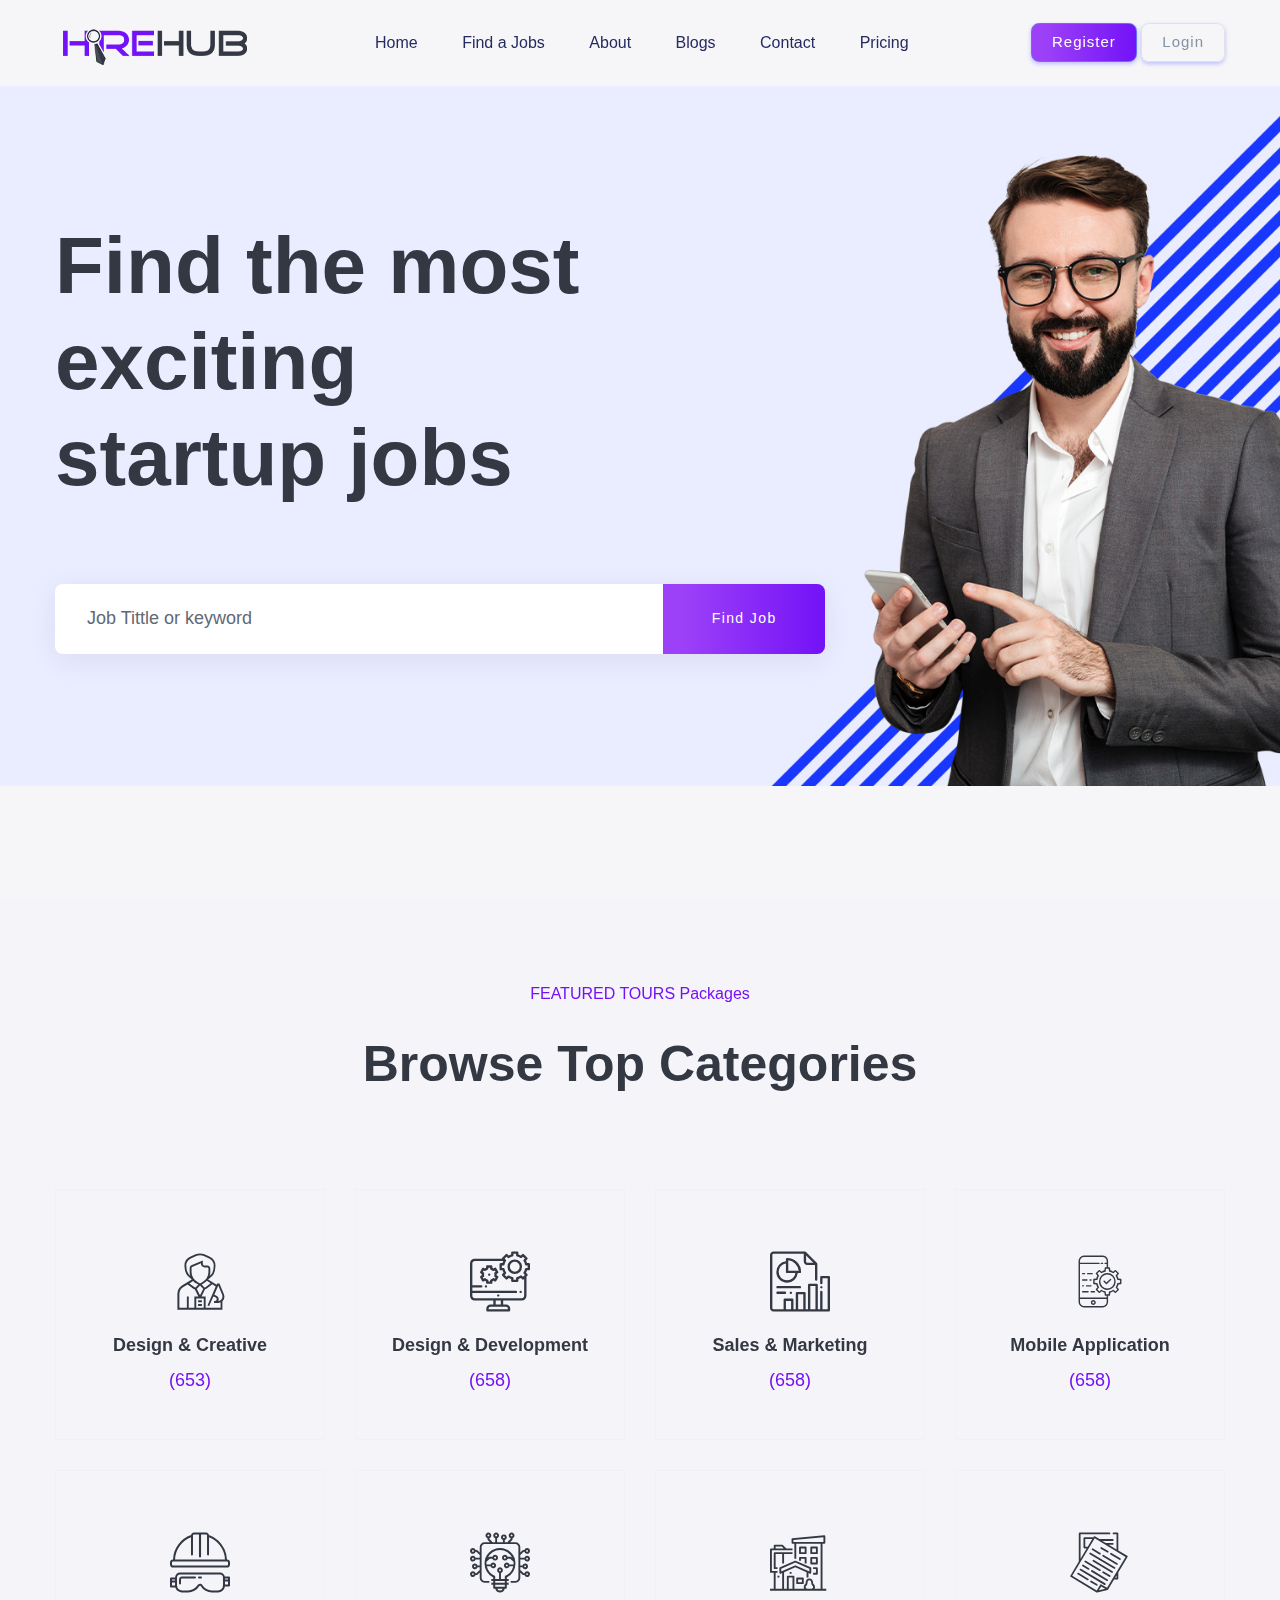
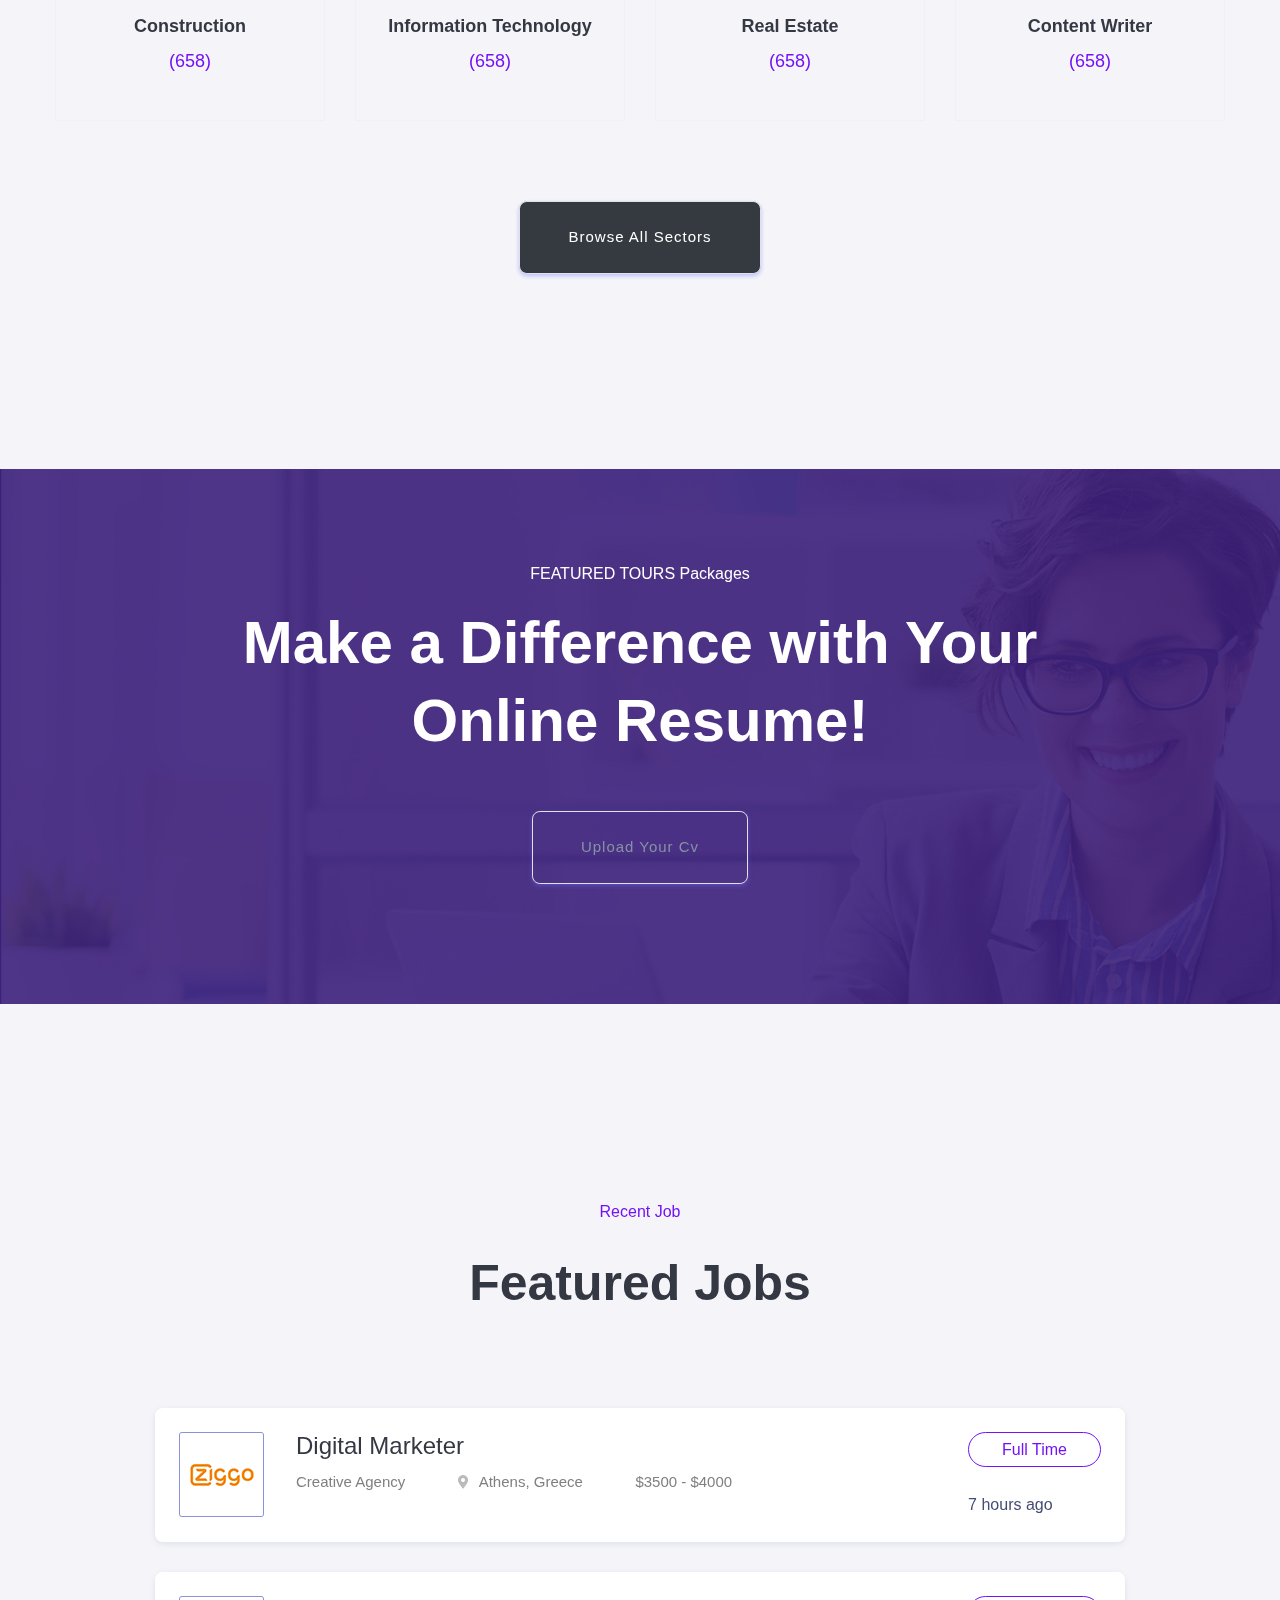
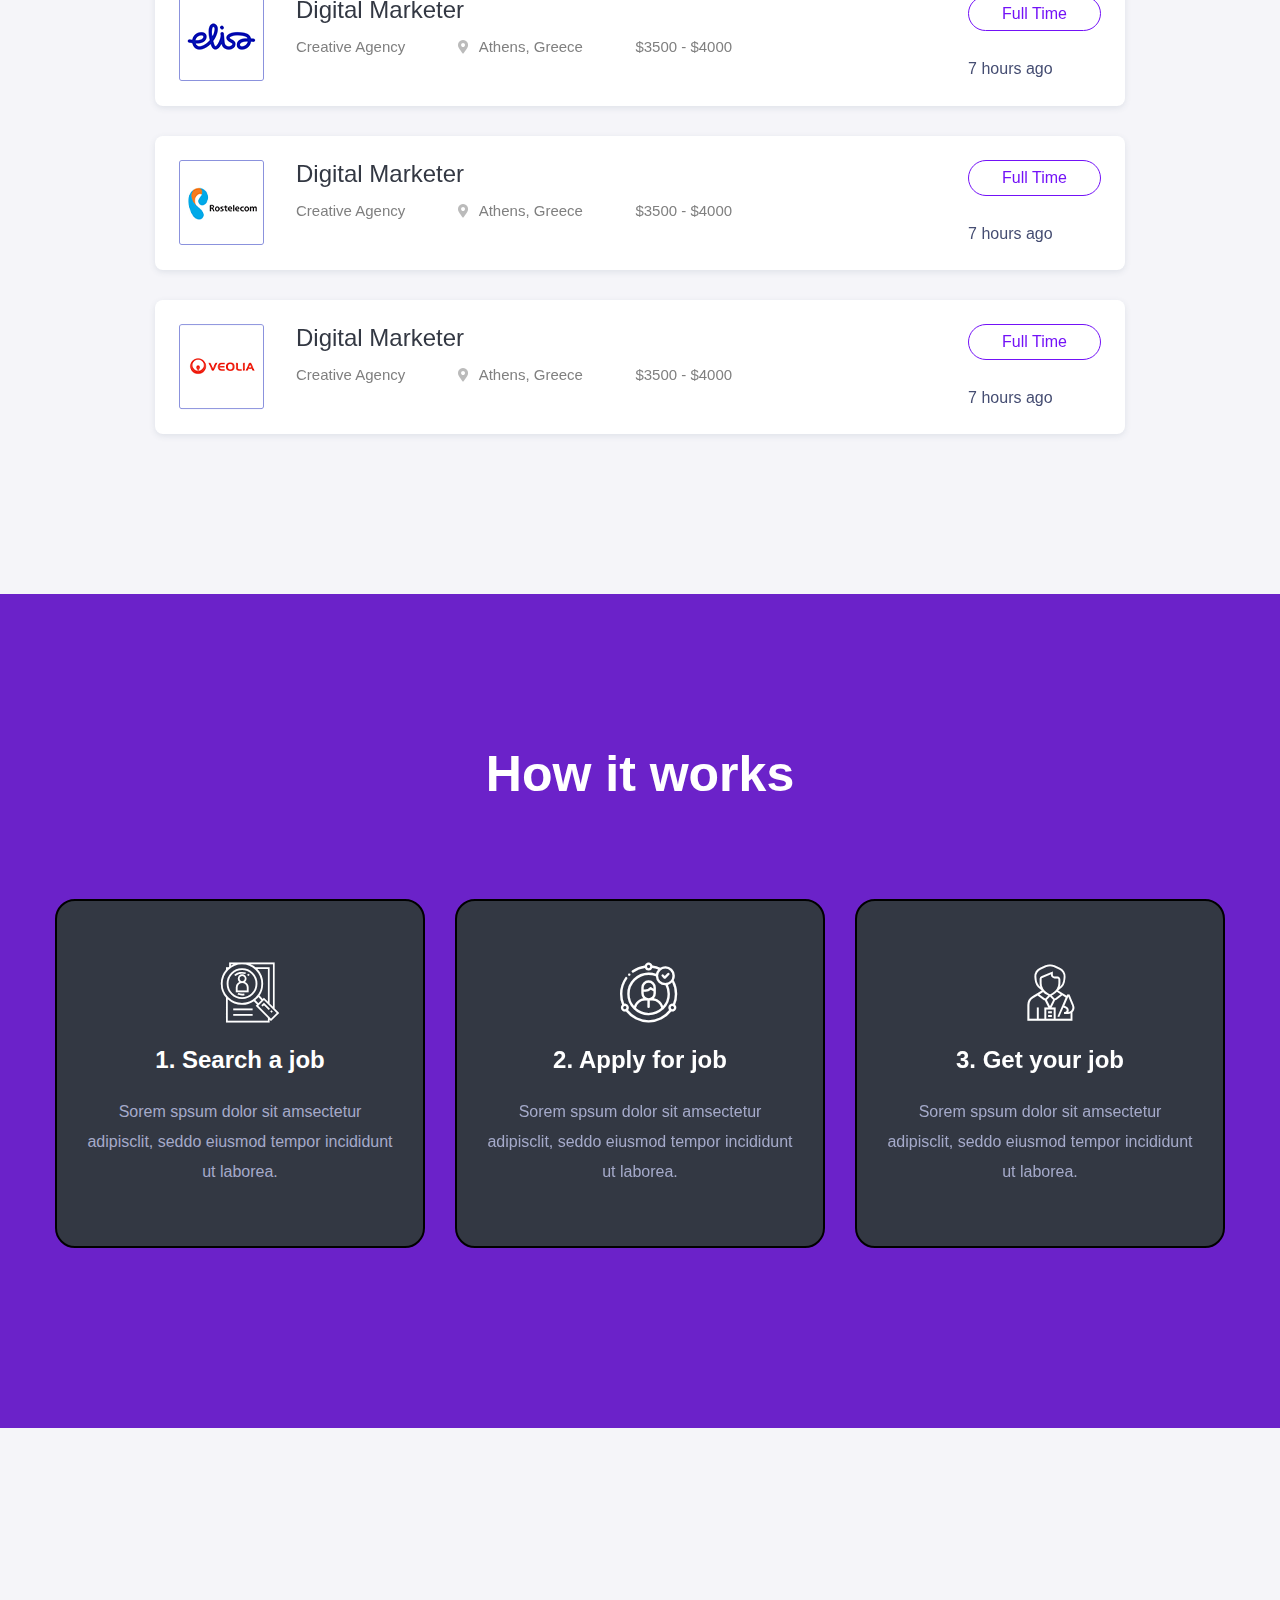
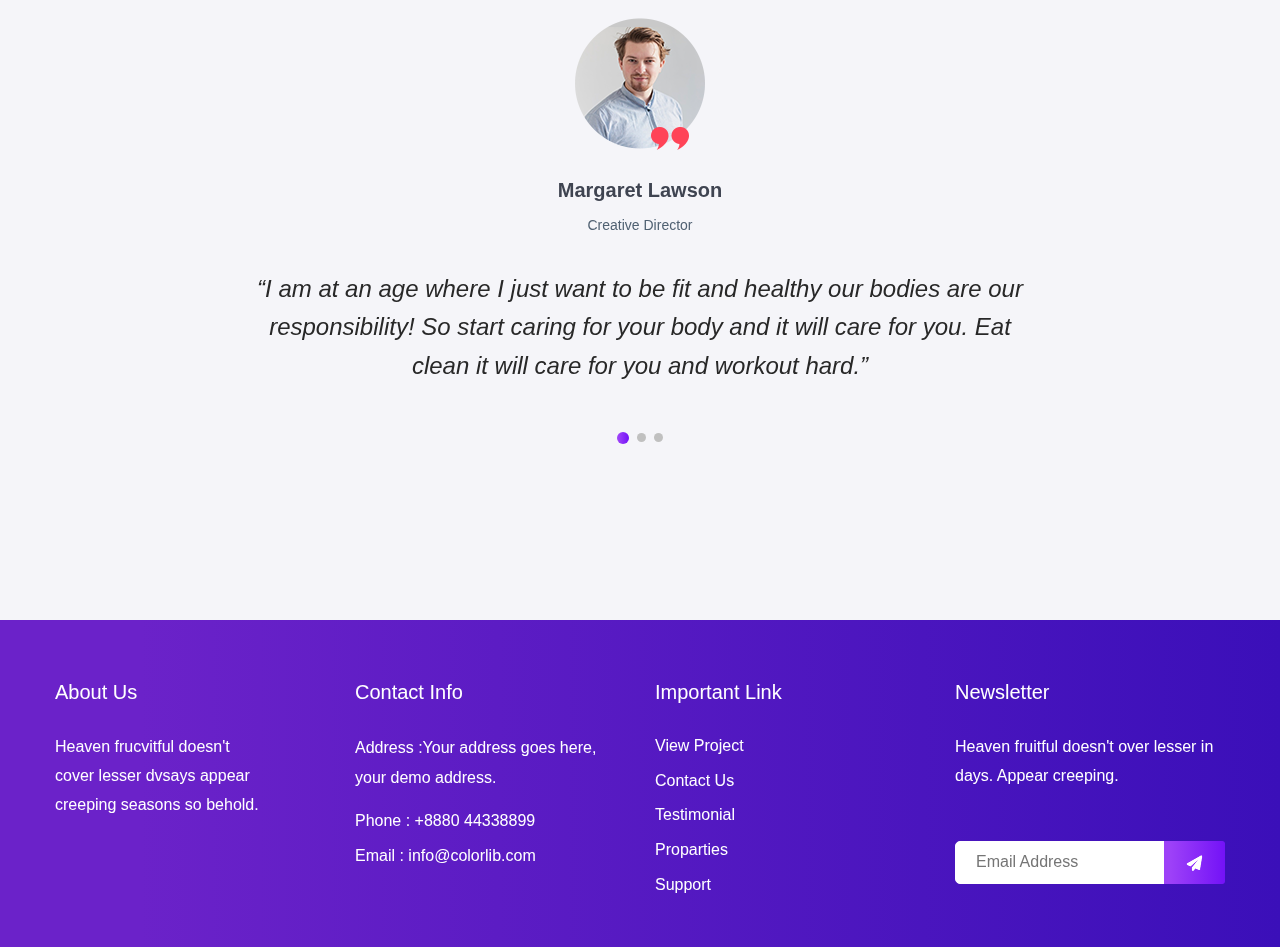
<file: index.html>
<!DOCTYPE html>
<html class="no-js" lang="zxx">
  <head>
    <meta charset="utf-8" />
    <meta http-equiv="x-ua-compatible" content="ie=edge" />
    <title>Job board HTML-5 Template</title>
    <meta name="description" content="" />
    <meta name="viewport" content="width=device-width, initial-scale=1" />
    <link rel="manifest" href="site.webmanifest" />
    <link
      rel="shortcut icon"
      type="image/x-icon"
      href="assets/img/favicon.ico"
    />

    <!-- CSS here -->
    <link rel="stylesheet" href="assets/css/bootstrap.min.css" />
    <link rel="stylesheet" href="assets/css/owl.carousel.min.css" />
    <link rel="stylesheet" href="assets/css/flaticon.css" />
    <link rel="stylesheet" href="assets/css/price_rangs.css" />
    <link rel="stylesheet" href="assets/css/slicknav.css" />
    <link rel="stylesheet" href="assets/css/animate.min.css" />
    <link rel="stylesheet" href="assets/css/magnific-popup.css" />
    <link rel="stylesheet" href="assets/css/fontawesome-all.min.css" />
    <link rel="stylesheet" href="assets/css/themify-icons.css" />
    <link rel="stylesheet" href="assets/css/slick.css" />
    <link rel="stylesheet" href="assets/css/nice-select.css" />
    <link rel="stylesheet" href="assets/css/style.css" />
    <link rel="stylesheet" href="assets/css/btn-core.css" />
    <link rel="stylesheet" href="assets/css/card-core.css" />
  </head>

  <body>
    <!-- Preloader Start -->
    <div id="preloader-active">
      <div class="preloader d-flex align-items-center justify-content-center">
        <div class="preloader-inner position-relative">
          <div class="preloader-circle"></div>
          <div class="preloader-img pere-text">
            <img src="assets/img/logo/logo.png" alt="" />
          </div>
        </div>
      </div>
    </div>
    <!-- Preloader Start -->
    <header>
      <!-- Header Start -->
      <div class="header-area header-transparrent">
        <div class="headder-top header-sticky">
          <div class="container">
            <div class="row align-items-center">
              <div class="col-lg-3 col-md-2">
                <!-- Logo -->
                <div class="logo">
                  <a href="index.html"
                    ><img src="assets/img/logo/logo.png" alt=""
                  /></a>
                </div>
              </div>
              <div class="col-lg-9 col-md-9">
                <div class="menu-wrapper">
                  <!-- Main-menu -->
                  <div class="main-menu">
                    <nav class="d-none d-lg-block">
                      <ul id="navigation">
                        <li><a href="index.html">Home</a></li>
                        <li><a href="job_listing.html">Find a Jobs </a></li>
                        <li><a href="about.html">About</a></li>
                        <li><a href="blogs.html">Blogs</a></li>
                        <!-- <li>
                          <a href="#">Page</a>
                          <ul class="submenu">
                            <li><a href="blog.html">Blog</a></li>
                            <li><a href="single-blog.html">Blog Details</a></li>
                            <li><a href="elements.html">Elements</a></li>
                            <li><a href="job_details.html">job Details</a></li>
                          </ul>
                        </li> -->
                        <li><a href="contact.html">Contact</a></li>
                        <li><a href="pricing.html">Pricing</a></li>
                        <div
                          class="header-btn d-flex justify-content-center d-lg-none gap-x-2"
                        >
                          <a href="#" class="p-0">
                            <button
                              type="button"
                              class="btn btn-primary text-nowrap"
                            >
                              Register
                            </button>
                          </a>
                          <a href="#" class="p-0">
                            <button
                              type="button"
                              class="btn-with-icon btn btn-outline-secondary"
                            >
                              Login
                            </button>
                          </a>
                        </div>
                      </ul>
                    </nav>
                  </div>
                  <!-- Header-btn -->
                  <div class="header-btn d-none f-right d-lg-block">
                    <!-- <a href="#" class="btn head-btn1">Register</a> -->
                    <a href="#">
                      <button type="button" class="btn btn-primary text-nowrap">
                        Register
                      </button>
                    </a>
                    <a href="#"
                      ><button
                        type="button"
                        class="btn-with-icon btn btn-outline-secondary"
                      >
                        Login
                      </button>
                    </a>
                  </div>
                </div>
              </div>
              <!-- Mobile Menu -->
              <div class="col-12">
                <div class="mobile_menu d-block d-lg-none"></div>
              </div>
            </div>
          </div>
        </div>
      </div>
      <!-- Header End -->
    </header>
    <main>
      <!-- slider Area Start-->
      <div class="slider-area">
        <!-- Mobile Menu -->
        <div class="slider-active">
          <div
            class="single-slider slider-height d-flex align-items-center"
            data-background="assets/img/hero/h1_hero.jpg"
          >
            <div class="container">
              <div class="row">
                <div class="col-xl-6 col-lg-9 col-md-10">
                  <div class="hero__caption">
                    <h1>Find the most exciting startup jobs</h1>
                  </div>
                </div>
              </div>
              <!-- Search Box -->
              <div class="row">
                <div class="col-xl-8">
                  <!-- form -->
                  <form action="#" class="search-box overflow-hidden brr">
                    <div class="input-form">
                      <input type="text" placeholder="Job Tittle or keyword" />
                    </div>

                    <div class="search-form">
                      <a href="#">Find job</a>
                    </div>
                  </form>
                </div>
              </div>
            </div>
          </div>
        </div>
      </div>
      <!-- slider Area End-->
      <!-- Our Services Start -->
      <div class="our-services section-pad-t30">
        <div class="container">
          <!-- Section Tittle -->
          <div class="row">
            <div class="col-lg-12">
              <div class="section-tittle text-center">
                <span>FEATURED TOURS Packages</span>
                <h2>Browse Top Categories</h2>
              </div>
            </div>
          </div>
          <div class="row d-flex justify-contnet-center">
            <div class="col-xl-3 col-lg-3 col-md-4 col-sm-6">
              <div class="single-services text-center mb-30">
                <div class="services-ion">
                  <span class="flaticon-tour"></span>
                </div>
                <div class="services-cap">
                  <h5><a href="job_listing.html">Design & Creative</a></h5>
                  <span>(653)</span>
                </div>
              </div>
            </div>
            <div class="col-xl-3 col-lg-3 col-md-4 col-sm-6">
              <div class="single-services text-center mb-30">
                <div class="services-ion">
                  <span class="flaticon-cms"></span>
                </div>
                <div class="services-cap">
                  <h5><a href="job_listing.html">Design & Development</a></h5>
                  <span>(658)</span>
                </div>
              </div>
            </div>
            <div class="col-xl-3 col-lg-3 col-md-4 col-sm-6">
              <div class="single-services text-center mb-30">
                <div class="services-ion">
                  <span class="flaticon-report"></span>
                </div>
                <div class="services-cap">
                  <h5><a href="job_listing.html">Sales & Marketing</a></h5>
                  <span>(658)</span>
                </div>
              </div>
            </div>
            <div class="col-xl-3 col-lg-3 col-md-4 col-sm-6">
              <div class="single-services text-center mb-30">
                <div class="services-ion">
                  <span class="flaticon-app"></span>
                </div>
                <div class="services-cap">
                  <h5><a href="job_listing.html">Mobile Application</a></h5>
                  <span>(658)</span>
                </div>
              </div>
            </div>
            <div class="col-xl-3 col-lg-3 col-md-4 col-sm-6">
              <div class="single-services text-center mb-30">
                <div class="services-ion">
                  <span class="flaticon-helmet"></span>
                </div>
                <div class="services-cap">
                  <h5><a href="job_listing.html">Construction</a></h5>
                  <span>(658)</span>
                </div>
              </div>
            </div>
            <div class="col-xl-3 col-lg-3 col-md-4 col-sm-6">
              <div class="single-services text-center mb-30">
                <div class="services-ion">
                  <span class="flaticon-high-tech"></span>
                </div>
                <div class="services-cap">
                  <h5><a href="job_listing.html">Information Technology</a></h5>
                  <span>(658)</span>
                </div>
              </div>
            </div>
            <div class="col-xl-3 col-lg-3 col-md-4 col-sm-6">
              <div class="single-services text-center mb-30">
                <div class="services-ion">
                  <span class="flaticon-real-estate"></span>
                </div>
                <div class="services-cap">
                  <h5><a href="job_listing.html">Real Estate</a></h5>
                  <span>(658)</span>
                </div>
              </div>
            </div>
            <div class="col-xl-3 col-lg-3 col-md-4 col-sm-6">
              <div class="single-services text-center mb-30">
                <div class="services-ion">
                  <span class="flaticon-content"></span>
                </div>
                <div class="services-cap">
                  <h5><a href="job_listing.html">Content Writer</a></h5>
                  <span>(658)</span>
                </div>
              </div>
            </div>
          </div>
          <!-- More Btn -->
          <!-- Section Button -->
          <div class="row">
            <div class="col-lg-12">
              <div class="browse-btn2 text-center mt-50">
                <!-- <a href="job_listing.html" class="border-btn2">Browse All Sectors</a> -->
                <a href="job_listing.html">
                  <button
                    type="button"
                    class="btn-with-icon btn btn-outline-secondary px-5 py-4 bg-dark text-white"
                  >
                    Browse All Sectors
                  </button>
                </a>
              </div>
            </div>
          </div>
        </div>
      </div>
      <!-- Our Services End -->
      <!-- Online CV Area Start -->
      <div
        class="online-cv cv-bg section-overly pt-90 pb-120"
        data-background="assets/img/gallery/cv_bg.jpg"
      >
        <div class="container">
          <div class="row justify-content-center">
            <div class="col-xl-10">
              <div class="cv-caption text-center">
                <p class="pera1">FEATURED TOURS Packages</p>
                <p class="pera2">Make a Difference with Your Online Resume!</p>
                <!-- <a href="#" class="border-btn2 border-btn4">Upload your cv</a> -->
                <a href="#">
                  <button
                    type="button"
                    class="btn-with-icon btn btn-outline-secondary px-5 py-4"
                  >
                    Upload your cv
                  </button>
                </a>
              </div>
            </div>
          </div>
        </div>
      </div>
      <!-- Online CV Area End-->
      <!-- Featured_job_start -->
      <section class="featured-job-area feature-padding">
        <div class="container">
          <!-- Section Tittle -->
          <div class="row">
            <div class="col-lg-12">
              <div class="section-tittle text-center">
                <span>Recent Job</span>
                <h2>Featured Jobs</h2>
              </div>
            </div>
          </div>
          <div class="row justify-content-center">
            <div class="col-xl-10">
              <!-- single-job-content -->
              <div class="card mb-30">
                <div class="card-body single-job-items">
                  <div class="job-items">
                    <div class="company-img">
                      <a href="job_details.html"
                        ><img src="assets/img/icon/job-list1.png" alt=""
                      /></a>
                    </div>
                    <div class="job-tittle">
                      <a href="job_details.html"><h4>Digital Marketer</h4></a>
                      <ul>
                        <li>Creative Agency</li>
                        <li>
                          <i class="fas fa-map-marker-alt"></i>Athens, Greece
                        </li>
                        <li>$3500 - $4000</li>
                      </ul>
                    </div>
                  </div>
                  <div class="items-link f-right">
                    <a href="job_details.html">Full Time</a>
                    <span>7 hours ago</span>
                  </div>
                </div>
              </div>
              <!-- single-job-content -->
              <div class="card mb-30">
                <div class="card-body single-job-items">
                  <div class="job-items">
                    <div class="company-img">
                      <a href="job_details.html"
                        ><img src="assets/img/icon/job-list2.png" alt=""
                      /></a>
                    </div>
                    <div class="job-tittle">
                      <a href="job_details.html"><h4>Digital Marketer</h4></a>
                      <ul>
                        <li>Creative Agency</li>
                        <li>
                          <i class="fas fa-map-marker-alt"></i>Athens, Greece
                        </li>
                        <li>$3500 - $4000</li>
                      </ul>
                    </div>
                  </div>
                  <div class="items-link f-right">
                    <a href="job_details.html">Full Time</a>
                    <span>7 hours ago</span>
                  </div>
                </div>
              </div>
              <!-- single-job-content -->
              <div class="card mb-30">
                <div class="card-body single-job-items">
                  <div class="job-items">
                    <div class="company-img">
                      <a href="job_details.html"
                        ><img src="assets/img/icon/job-list3.png" alt=""
                      /></a>
                    </div>
                    <div class="job-tittle">
                      <a href="job_details.html"><h4>Digital Marketer</h4></a>
                      <ul>
                        <li>Creative Agency</li>
                        <li>
                          <i class="fas fa-map-marker-alt"></i>Athens, Greece
                        </li>
                        <li>$3500 - $4000</li>
                      </ul>
                    </div>
                  </div>
                  <div class="items-link f-right">
                    <a href="job_details.html">Full Time</a>
                    <span>7 hours ago</span>
                  </div>
                </div>
              </div>
              <!-- single-job-content -->
              <div class="card mb-30">
                <div class="card-body single-job-items">
                  <div class="job-items">
                    <div class="company-img">
                      <a href="job_details.html"
                        ><img src="assets/img/icon/job-list4.png" alt=""
                      /></a>
                    </div>
                    <div class="job-tittle">
                      <a href="job_details.html"><h4>Digital Marketer</h4></a>
                      <ul>
                        <li>Creative Agency</li>
                        <li>
                          <i class="fas fa-map-marker-alt"></i>Athens, Greece
                        </li>
                        <li>$3500 - $4000</li>
                      </ul>
                    </div>
                  </div>
                  <div class="items-link f-right">
                    <a href="job_details.html">Full Time</a>
                    <span>7 hours ago</span>
                  </div>
                </div>
              </div>
            </div>
          </div>
        </div>
      </section>
      <!-- Featured_job_end -->
      <!-- How  Apply Process Start-->
      <div
        class="apply-process-area apply-bg pt-150 pb-150 bg-purple-linear"
      >
        <div class="container">
          <!-- Section Tittle -->
          <div class="row">
            <div class="col-lg-12">
              <div class="section-tittle white-text text-center">
                <h2>How it works</h2>
              </div>
            </div>
          </div>
          <!-- Apply Process Caption -->
          <div class="row">
            <div class="col-lg-4 col-md-6">
              <div class="single-process text-center mb-30">
                <div class="process-ion">
                  <span class="flaticon-search"></span>
                </div>
                <div class="process-cap">
                  <h5>1. Search a job</h5>
                  <p>
                    Sorem spsum dolor sit amsectetur adipisclit, seddo eiusmod
                    tempor incididunt ut laborea.
                  </p>
                </div>
              </div>
            </div>
            <div class="col-lg-4 col-md-6">
              <div class="single-process text-center mb-30">
                <div class="process-ion">
                  <span class="flaticon-curriculum-vitae"></span>
                </div>
                <div class="process-cap">
                  <h5>2. Apply for job</h5>
                  <p>
                    Sorem spsum dolor sit amsectetur adipisclit, seddo eiusmod
                    tempor incididunt ut laborea.
                  </p>
                </div>
              </div>
            </div>
            <div class="col-lg-4 col-md-6">
              <div class="single-process text-center mb-30">
                <div class="process-ion">
                  <span class="flaticon-tour"></span>
                </div>
                <div class="process-cap">
                  <h5>3. Get your job</h5>
                  <p>
                    Sorem spsum dolor sit amsectetur adipisclit, seddo eiusmod
                    tempor incididunt ut laborea.
                  </p>
                </div>
              </div>
            </div>
          </div>
        </div>
      </div>
      <!-- How  Apply Process End-->
      <!-- Testimonial Start -->
      <div class="testimonial-area testimonial-padding">
        <div class="container">
          <!-- Testimonial contents -->
          <div class="row d-flex justify-content-center">
            <div class="col-xl-8 col-lg-8 col-md-10">
              <div class="h1-testimonial-active dot-style">
                <!-- Single Testimonial -->
                <div class="single-testimonial text-center">
                  <!-- Testimonial Content -->
                  <div class="testimonial-caption">
                    <!-- founder -->
                    <div class="testimonial-founder">
                      <div class="founder-img mb-30">
                        <img
                          src="assets/img/testmonial/testimonial-founder.png"
                          alt=""
                        />
                        <span>Margaret Lawson</span>
                        <p>Creative Director</p>
                      </div>
                    </div>
                    <div class="testimonial-top-cap">
                      <p>
                        “I am at an age where I just want to be fit and healthy
                        our bodies are our responsibility! So start caring for
                        your body and it will care for you. Eat clean it will
                        care for you and workout hard.”
                      </p>
                    </div>
                  </div>
                </div>
                <!-- Single Testimonial -->
                <div class="single-testimonial text-center">
                  <!-- Testimonial Content -->
                  <div class="testimonial-caption">
                    <!-- founder -->
                    <div class="testimonial-founder">
                      <div class="founder-img mb-30">
                        <img
                          src="assets/img/testmonial/testimonial-founder.png"
                          alt=""
                        />
                        <span>Margaret Lawson</span>
                        <p>Creative Director</p>
                      </div>
                    </div>
                    <div class="testimonial-top-cap">
                      <p>
                        “I am at an age where I just want to be fit and healthy
                        our bodies are our responsibility! So start caring for
                        your body and it will care for you. Eat clean it will
                        care for you and workout hard.”
                      </p>
                    </div>
                  </div>
                </div>
                <!-- Single Testimonial -->
                <div class="single-testimonial text-center">
                  <!-- Testimonial Content -->
                  <div class="testimonial-caption">
                    <!-- founder -->
                    <div class="testimonial-founder">
                      <div class="founder-img mb-30">
                        <img
                          src="assets/img/testmonial/testimonial-founder.png"
                          alt=""
                        />
                        <span>Margaret Lawson</span>
                        <p>Creative Director</p>
                      </div>
                    </div>
                    <div class="testimonial-top-cap">
                      <p>
                        “I am at an age where I just want to be fit and healthy
                        our bodies are our responsibility! So start caring for
                        your body and it will care for you. Eat clean it will
                        care for you and workout hard.”
                      </p>
                    </div>
                  </div>
                </div>
              </div>
            </div>
          </div>
        </div>
      </div>
    </main>
    <footer>
      <div class="footer-area footer-bg" style="padding-top: 60px">
        <div class="container">
          <div class="row d-flex justify-content-between">
            <div class="col-xl-3 col-lg-3 col-md-4 col-sm-6">
              <div class="single-footer-caption mb-50">
                <div class="single-footer-caption mb-30">
                  <div class="footer-tittle">
                    <h4>About Us</h4>
                    <div class="footer-pera">
                      <p>
                        Heaven frucvitful doesn't cover lesser dvsays appear
                        creeping seasons so behold.
                      </p>
                    </div>
                  </div>
                </div>
              </div>
            </div>
            <div class="col-xl-3 col-lg-3 col-md-4 col-sm-5">
              <div class="single-footer-caption mb-50">
                <div class="footer-tittle">
                  <h4>Contact Info</h4>
                  <ul>
                    <li>
                      <p>Address :Your address goes here, your demo address.</p>
                    </li>
                    <li><a href="#">Phone : +8880 44338899</a></li>
                    <li><a href="#">Email : info@colorlib.com</a></li>
                  </ul>
                </div>
              </div>
            </div>
            <div class="col-xl-3 col-lg-3 col-md-4 col-sm-5">
              <div class="single-footer-caption mb-50">
                <div class="footer-tittle">
                  <h4>Important Link</h4>
                  <ul>
                    <li><a href="#"> View Project</a></li>
                    <li><a href="#">Contact Us</a></li>
                    <li><a href="#">Testimonial</a></li>
                    <li><a href="#">Proparties</a></li>
                    <li><a href="#">Support</a></li>
                  </ul>
                </div>
              </div>
            </div>
            <div class="col-xl-3 col-lg-3 col-md-4 col-sm-5">
              <div class="single-footer-caption mb-50">
                <div class="footer-tittle">
                  <h4>Newsletter</h4>
                  <div class="footer-pera footer-pera2">
                    <p>
                      Heaven fruitful doesn't over lesser in days. Appear
                      creeping.
                    </p>
                  </div>
                  <!-- Form -->
                  <div class="footer-form">
                    <div id="mc_embed_signup">
                      <form
                        target="_blank"
                        action="https://spondonit.us12.list-manage.com/subscribe/post?u=1462626880ade1ac87bd9c93a&amp;id=92a4423d01"
                        method="get"
                        class="subscribe_form relative mail_part"
                      >
                        <input
                          type="email"
                          name="email"
                          id="newsletter-form-email"
                          placeholder="Email Address"
                          class="placeholder hide-on-focus"
                          onfocus="this.placeholder = ''"
                          onblur="this.placeholder = ' Email Address '"
                        />
                        <div class="form-icon">
                          <button
                            type="submit"
                            name="submit"
                            id="newsletter-submit"
                            class="email_icon newsletter-submit button-contactForm"
                          >
                            <img src="assets/img/icon/form.png" alt="" />
                          </button>
                        </div>
                        <div class="mt-10 info"></div>
                      </form>
                    </div>
                  </div>
                </div>
              </div>
            </div>
          </div>
        </div>
      </div>
    </footer>

    <!-- JS here -->

    <!-- All JS Custom Plugins Link Here here -->
    <script src="./assets/js/vendor/modernizr-3.5.0.min.js"></script>
    <!-- Jquery, Popper, Bootstrap -->
    <script src="./assets/js/vendor/jquery-1.12.4.min.js"></script>
    <script src="./assets/js/popper.min.js"></script>
    <script src="./assets/js/bootstrap.min.js"></script>
    <!-- Jquery Mobile Menu -->
    <script src="./assets/js/jquery.slicknav.min.js"></script>

    <!-- Jquery Slick , Owl-Carousel Plugins -->
    <script src="./assets/js/owl.carousel.min.js"></script>
    <script src="./assets/js/slick.min.js"></script>
    <script src="./assets/js/price_rangs.js"></script>

    <!-- One Page, Animated-HeadLin -->
    <script src="./assets/js/wow.min.js"></script>
    <script src="./assets/js/animated.headline.js"></script>
    <script src="./assets/js/jquery.magnific-popup.js"></script>

    <!-- Scrollup, nice-select, sticky -->
    <script src="./assets/js/jquery.scrollUp.min.js"></script>
    <script src="./assets/js/jquery.nice-select.min.js"></script>
    <script src="./assets/js/jquery.sticky.js"></script>

    <!-- contact js -->
    <script src="./assets/js/contact.js"></script>
    <script src="./assets/js/jquery.form.js"></script>
    <script src="./assets/js/jquery.validate.min.js"></script>
    <script src="./assets/js/mail-script.js"></script>
    <script src="./assets/js/jquery.ajaxchimp.min.js"></script>

    <!-- Jquery Plugins, main Jquery -->
    <script src="./assets/js/plugins.js"></script>
    <script src="./assets/js/main.js"></script>
  </body>
</html>
</file>
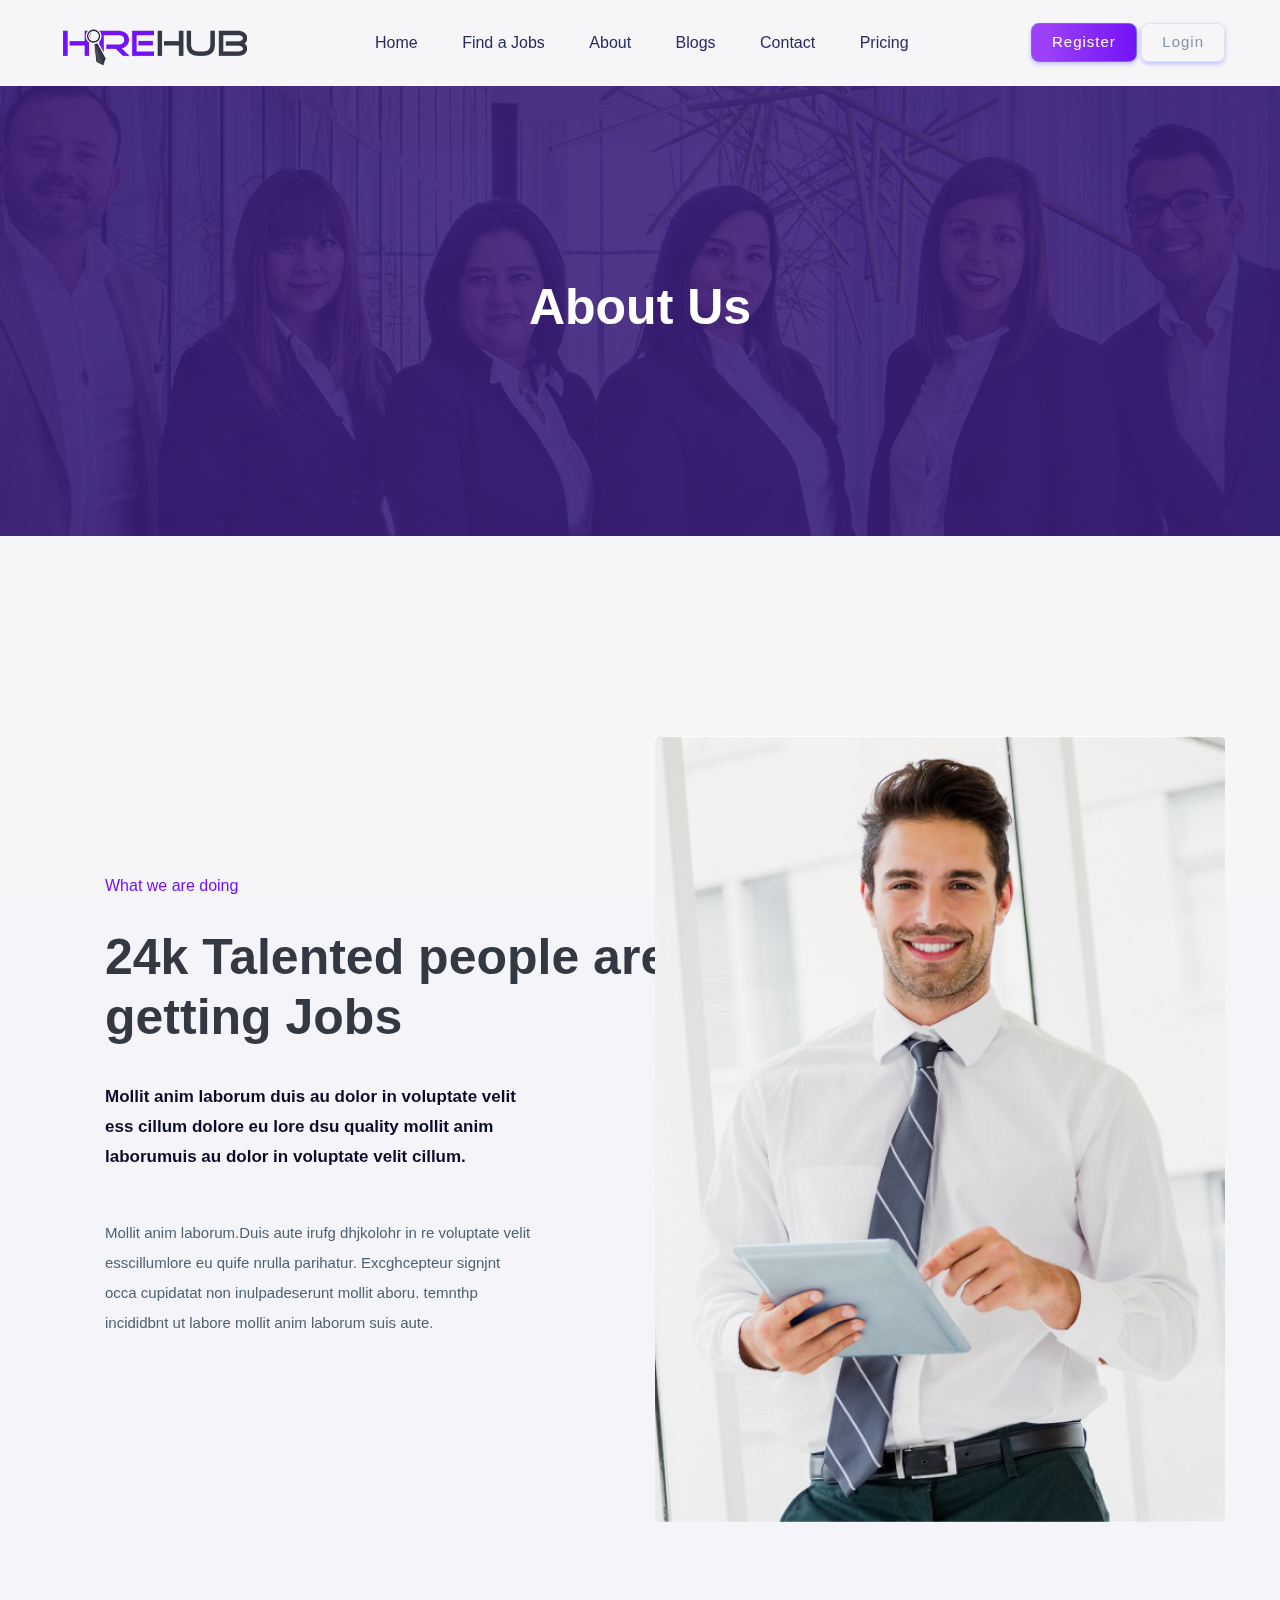
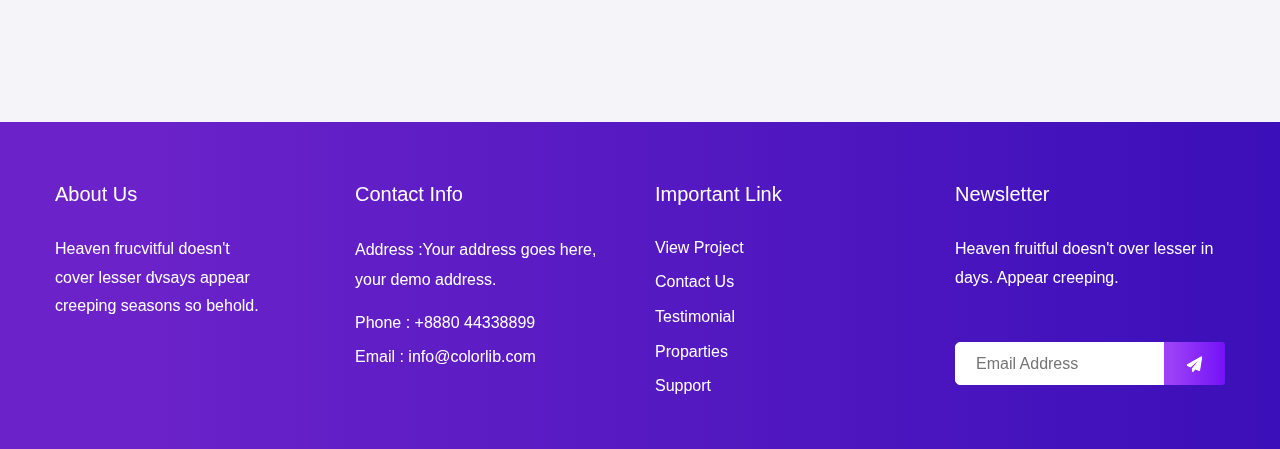
<file: about.html>
<!DOCTYPE html>
<html class="no-js" lang="zxx">
  <head>
    <meta charset="utf-8" />
    <meta http-equiv="x-ua-compatible" content="ie=edge" />
    <title>Job board HTML-5 Template</title>
    <meta name="description" content="" />
    <meta name="viewport" content="width=device-width, initial-scale=1" />
    <link rel="manifest" href="site.webmanifest" />
    <link
      rel="shortcut icon"
      type="image/x-icon"
      href="assets/img/favicon.ico"
    />

    <!-- CSS here -->
    <link rel="stylesheet" href="assets/css/bootstrap.min.css" />
    <link rel="stylesheet" href="assets/css/owl.carousel.min.css" />
    <link rel="stylesheet" href="assets/css/flaticon.css" />
    <link rel="stylesheet" href="assets/css/price_rangs.css" />
    <link rel="stylesheet" href="assets/css/slicknav.css" />
    <link rel="stylesheet" href="assets/css/animate.min.css" />
    <link rel="stylesheet" href="assets/css/magnific-popup.css" />
    <link rel="stylesheet" href="assets/css/fontawesome-all.min.css" />
    <link rel="stylesheet" href="assets/css/themify-icons.css" />
    <link rel="stylesheet" href="assets/css/slick.css" />
    <link rel="stylesheet" href="assets/css/nice-select.css" />
    <link rel="stylesheet" href="assets/css/style.css" />
    <link rel="stylesheet" href="assets/css/btn-core.css" />
    <link rel="stylesheet" href="assets/css/card-core.css" />
  </head>

  <body>
    <!-- Preloader Start -->
    <div id="preloader-active">
      <div class="preloader d-flex align-items-center justify-content-center">
        <div class="preloader-inner position-relative">
          <div class="preloader-circle"></div>
          <div class="preloader-img pere-text">
            <img src="assets/img/logo/logo.png" alt="" />
          </div>
        </div>
      </div>
    </div>

    <header>
      <div class="header-area header-transparrent">
        <div class="headder-top header-sticky">
          <div class="container">
            <div class="row align-items-center">
              <div class="col-lg-3 col-md-2">
                <!-- Logo -->
                <div class="logo">
                  <a href="index.html"
                    ><img src="assets/img/logo/logo.png" alt=""
                  /></a>
                </div>
              </div>
              <div class="col-lg-9 col-md-9">
                <div class="menu-wrapper">
                  <!-- Main-menu -->
                  <div class="main-menu">
                    <nav class="d-none d-lg-block">
                      <ul id="navigation">
                        <li><a href="index.html">Home</a></li>
                        <li><a href="job_listing.html">Find a Jobs </a></li>
                        <li><a href="about.html">About</a></li>
                        <li><a href="blogs.html">Blogs</a></li>
                        <!-- <li>
                                              <a href="#">Page</a>
                                              <ul class="submenu">
                                                <li><a href="blog.html">Blog</a></li>
                                                <li><a href="single-blog.html">Blog Details</a></li>
                                                <li><a href="elements.html">Elements</a></li>
                                                <li><a href="job_details.html">job Details</a></li>
                                              </ul>
                                            </li> -->
                        <li><a href="contact.html">Contact</a></li>
                        <li><a href="pricing.html">Pricing</a></li>
                        <div
                          class="header-btn d-flex justify-content-center d-lg-none gap-x-2"
                        >
                          <a href="#" class="p-0">
                            <button
                              type="button"
                              class="btn btn-primary text-nowrap"
                            >
                              Register
                            </button>
                          </a>
                          <a href="#" class="p-0">
                            <button
                              type="button"
                              class="btn-with-icon btn btn-outline-secondary"
                            >
                              Login
                            </button>
                          </a>
                        </div>
                      </ul>
                    </nav>
                  </div>
                  <!-- Header-btn -->
                 <div class="header-btn d-none f-right d-lg-block">
                    <!-- <a href="#" class="btn head-btn1">Register</a> -->
                    <a href="#">
                      <button type="button" class="btn btn-primary text-nowrap">
                        Register
                      </button>
                    </a>
                    <a href="#"
                      ><button
                        type="button"
                        class="btn-with-icon btn btn-outline-secondary"
                      >
                        Login
                      </button>
                    </a>
                  </div>
                </div>
              </div>
              <!-- Mobile Menu -->
              <div class="col-12">
                <div class="mobile_menu d-block d-lg-none"></div>
              </div>
            </div>
          </div>
        </div>
      </div>
      <!-- Header End -->
    </header>
    <main>
      <!-- Hero Area Start-->
      <div class="slider-area">
        <div
          class="single-slider section-overly slider-height2 d-flex align-items-center"
          data-background="assets/img/hero/about.jpg"
        >
          <div class="container">
            <div class="row">
              <div class="col-xl-12">
                <div class="hero-cap text-center">
                  <h2>About us</h2>
                </div>
              </div>
            </div>
          </div>
        </div>
      </div>
      <!-- Hero Area End -->
      <!-- Support Company Start-->
      <div class="support-company-area fix section-padding2">
        <div class="container">
          <div class="row align-items-center">
            <div class="col-xl-6 col-lg-6">
              <div class="right-caption">
                <!-- Section Tittle -->
                <div class="section-tittle section-tittle2">
                  <span>What we are doing</span>
                  <h2>24k Talented people are getting Jobs</h2>
                </div>
                <div class="support-caption">
                  <p class="pera-top">
                    Mollit anim laborum duis au dolor in voluptate velit ess
                    cillum dolore eu lore dsu quality mollit anim laborumuis au
                    dolor in voluptate velit cillum.
                  </p>
                  <p>
                    Mollit anim laborum.Duis aute irufg dhjkolohr in re
                    voluptate velit esscillumlore eu quife nrulla parihatur.
                    Excghcepteur signjnt occa cupidatat non inulpadeserunt
                    mollit aboru. temnthp incididbnt ut labore mollit anim
                    laborum suis aute.
                  </p>
                </div>
              </div>
            </div>
            <div class="col-xl-6 col-lg-6">
              <div class="support-location-img">
                <img src="assets/img/service/support-img.jpg" alt="" />
              </div>
            </div>
          </div>
        </div>
      </div>
    </main>
    <footer>
      <div class="footer-area footer-bg" style="padding-top: 60px">
        <div class="container">
          <div class="row d-flex justify-content-between">
            <div class="col-xl-3 col-lg-3 col-md-4 col-sm-6">
              <div class="single-footer-caption mb-50">
                <div class="single-footer-caption mb-30">
                  <div class="footer-tittle">
                    <h4>About Us</h4>
                    <div class="footer-pera">
                      <p>
                        Heaven frucvitful doesn't cover lesser dvsays appear
                        creeping seasons so behold.
                      </p>
                    </div>
                  </div>
                </div>
              </div>
            </div>
            <div class="col-xl-3 col-lg-3 col-md-4 col-sm-5">
              <div class="single-footer-caption mb-50">
                <div class="footer-tittle">
                  <h4>Contact Info</h4>
                  <ul>
                    <li>
                      <p>Address :Your address goes here, your demo address.</p>
                    </li>
                    <li><a href="#">Phone : +8880 44338899</a></li>
                    <li><a href="#">Email : info@colorlib.com</a></li>
                  </ul>
                </div>
              </div>
            </div>
            <div class="col-xl-3 col-lg-3 col-md-4 col-sm-5">
              <div class="single-footer-caption mb-50">
                <div class="footer-tittle">
                  <h4>Important Link</h4>
                  <ul>
                    <li><a href="#"> View Project</a></li>
                    <li><a href="#">Contact Us</a></li>
                    <li><a href="#">Testimonial</a></li>
                    <li><a href="#">Proparties</a></li>
                    <li><a href="#">Support</a></li>
                  </ul>
                </div>
              </div>
            </div>
            <div class="col-xl-3 col-lg-3 col-md-4 col-sm-5">
              <div class="single-footer-caption mb-50">
                <div class="footer-tittle">
                  <h4>Newsletter</h4>
                  <div class="footer-pera footer-pera2">
                    <p>
                      Heaven fruitful doesn't over lesser in days. Appear
                      creeping.
                    </p>
                  </div>
                  <!-- Form -->
                  <div class="footer-form">
                    <div id="mc_embed_signup">
                      <form
                        target="_blank"
                        action="https://spondonit.us12.list-manage.com/subscribe/post?u=1462626880ade1ac87bd9c93a&amp;id=92a4423d01"
                        method="get"
                        class="subscribe_form relative mail_part"
                      >
                        <input
                          type="email"
                          name="email"
                          id="newsletter-form-email"
                          placeholder="Email Address"
                          class="placeholder hide-on-focus"
                          onfocus="this.placeholder = ''"
                          onblur="this.placeholder = ' Email Address '"
                        />
                        <div class="form-icon">
                          <button
                            type="submit"
                            name="submit"
                            id="newsletter-submit"
                            class="email_icon newsletter-submit button-contactForm"
                          >
                            <img src="assets/img/icon/form.png" alt="" />
                          </button>
                        </div>
                        <div class="mt-10 info"></div>
                      </form>
                    </div>
                  </div>
                </div>
              </div>
            </div>
          </div>
        </div>
      </div>
    </footer>

    <!-- JS here -->

    <!-- All JS Custom Plugins Link Here here -->
    <script src="./assets/js/vendor/modernizr-3.5.0.min.js"></script>
    <!-- Jquery, Popper, Bootstrap -->
    <script src="./assets/js/vendor/jquery-1.12.4.min.js"></script>
    <script src="./assets/js/popper.min.js"></script>
    <script src="./assets/js/bootstrap.min.js"></script>
    <!-- Jquery Mobile Menu -->
    <script src="./assets/js/jquery.slicknav.min.js"></script>

    <!-- Jquery Slick , Owl-Carousel Plugins -->
    <script src="./assets/js/owl.carousel.min.js"></script>
    <script src="./assets/js/slick.min.js"></script>
    <script src="./assets/js/price_rangs.js"></script>

    <!-- One Page, Animated-HeadLin -->
    <script src="./assets/js/wow.min.js"></script>
    <script src="./assets/js/animated.headline.js"></script>
    <script src="./assets/js/jquery.magnific-popup.js"></script>

    <!-- Scrollup, nice-select, sticky -->
    <script src="./assets/js/jquery.scrollUp.min.js"></script>
    <script src="./assets/js/jquery.nice-select.min.js"></script>
    <script src="./assets/js/jquery.sticky.js"></script>

    <!-- contact js -->
    <script src="./assets/js/contact.js"></script>
    <script src="./assets/js/jquery.form.js"></script>
    <script src="./assets/js/jquery.validate.min.js"></script>
    <script src="./assets/js/mail-script.js"></script>
    <script src="./assets/js/jquery.ajaxchimp.min.js"></script>

    <!-- Jquery Plugins, main Jquery -->
    <script src="./assets/js/plugins.js"></script>
    <script src="./assets/js/main.js"></script>
  </body>
</html>
</file>
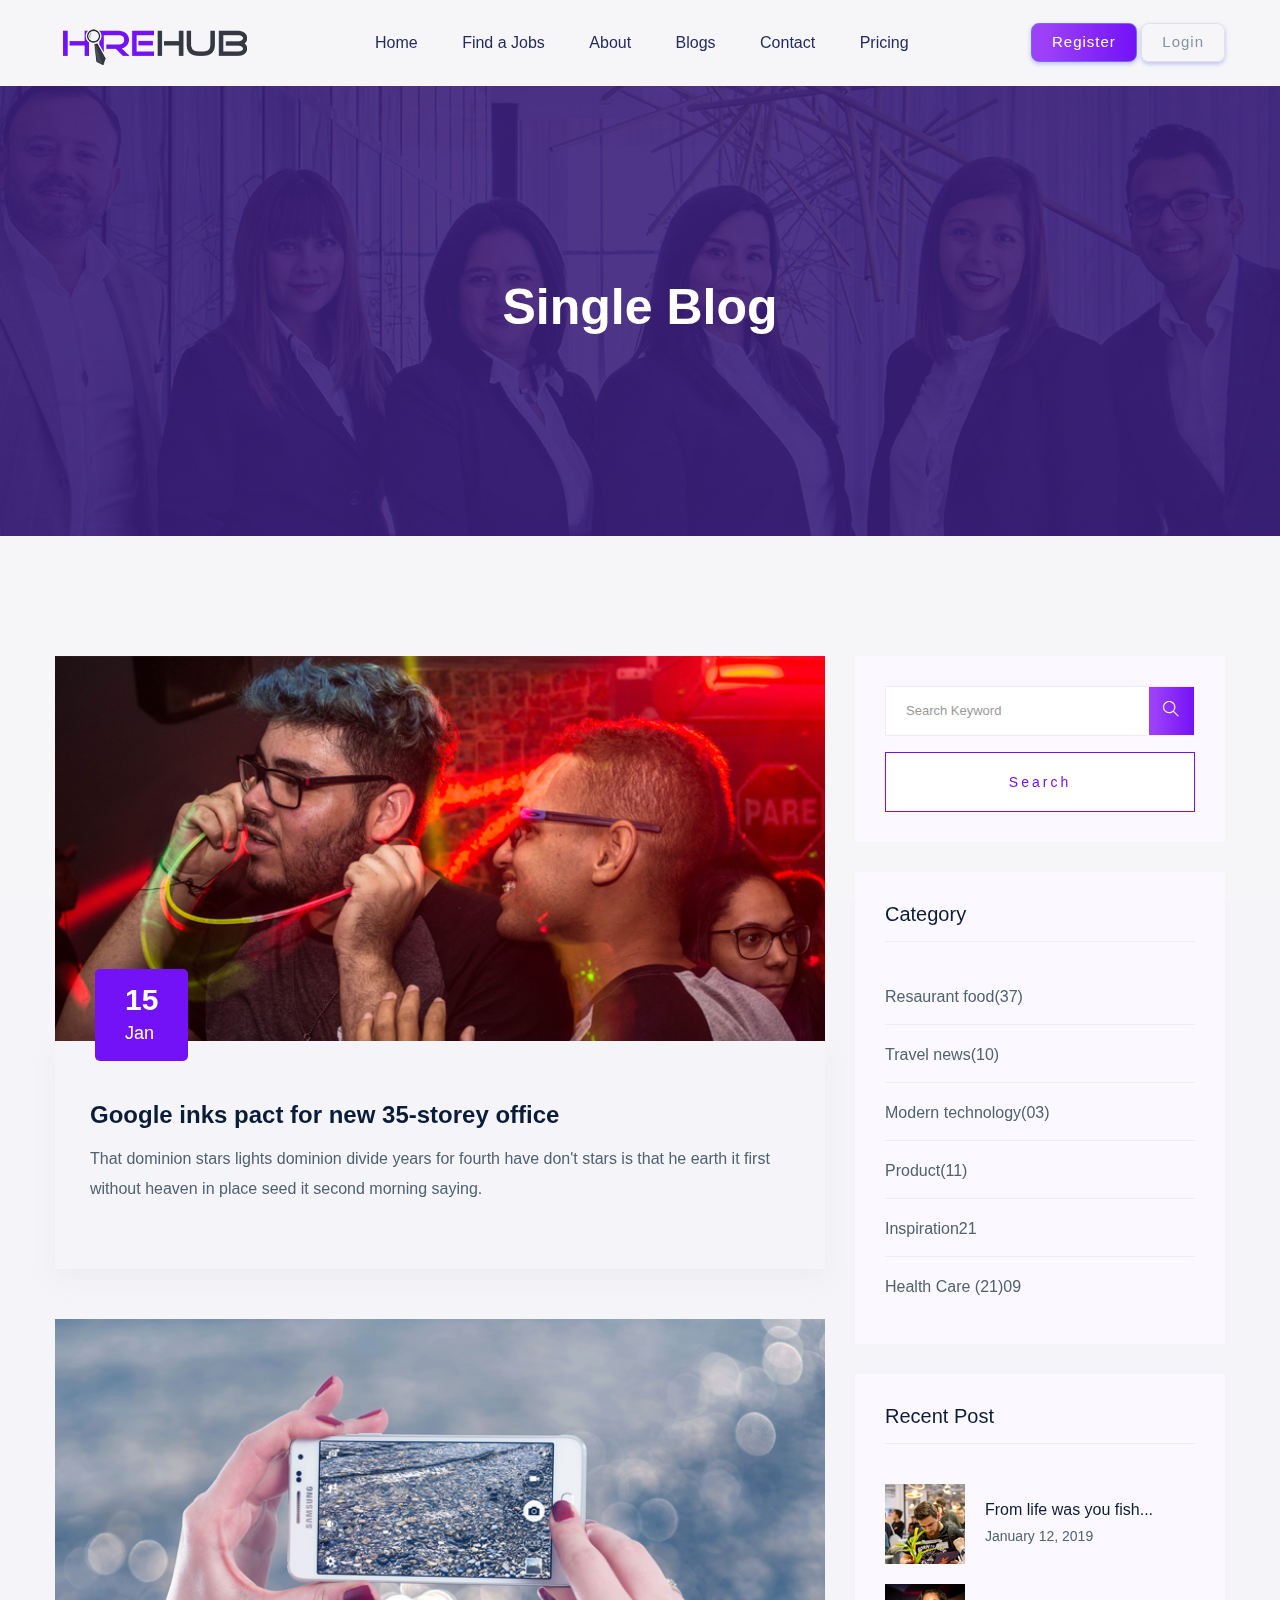
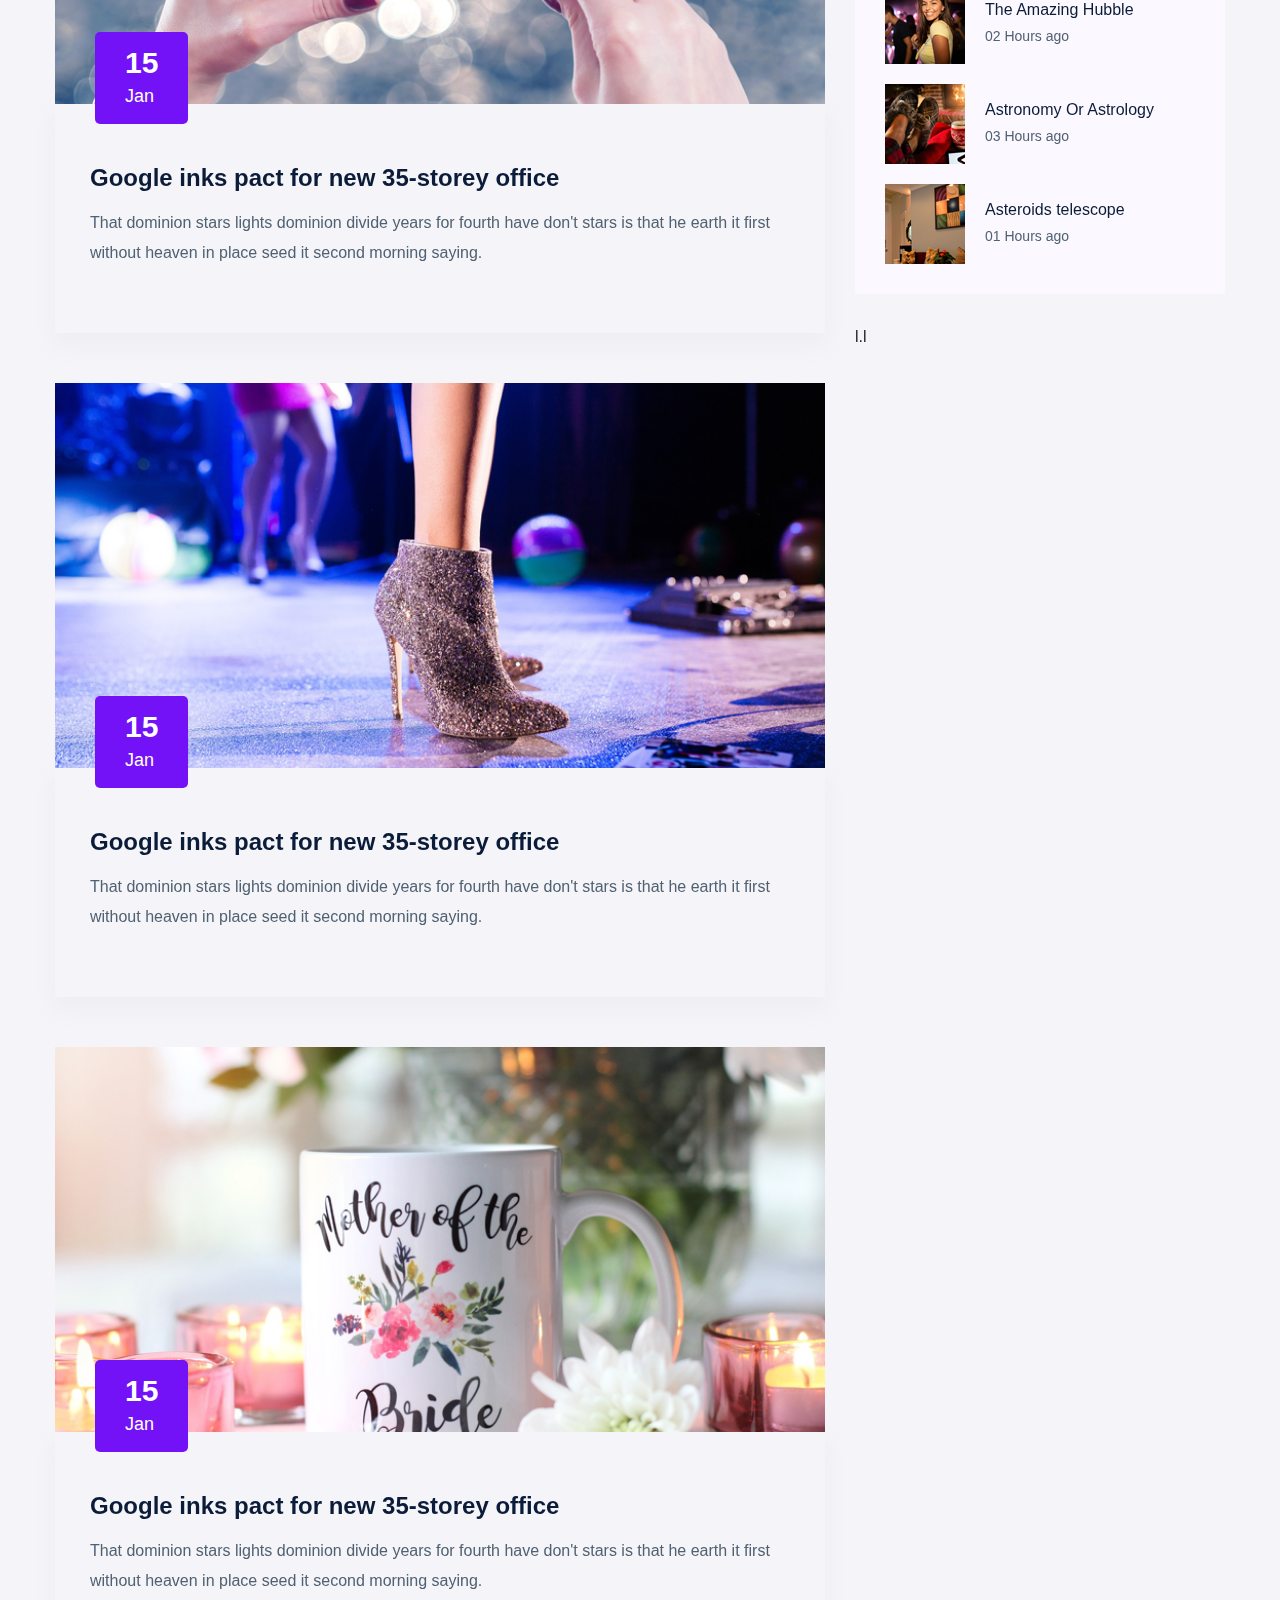
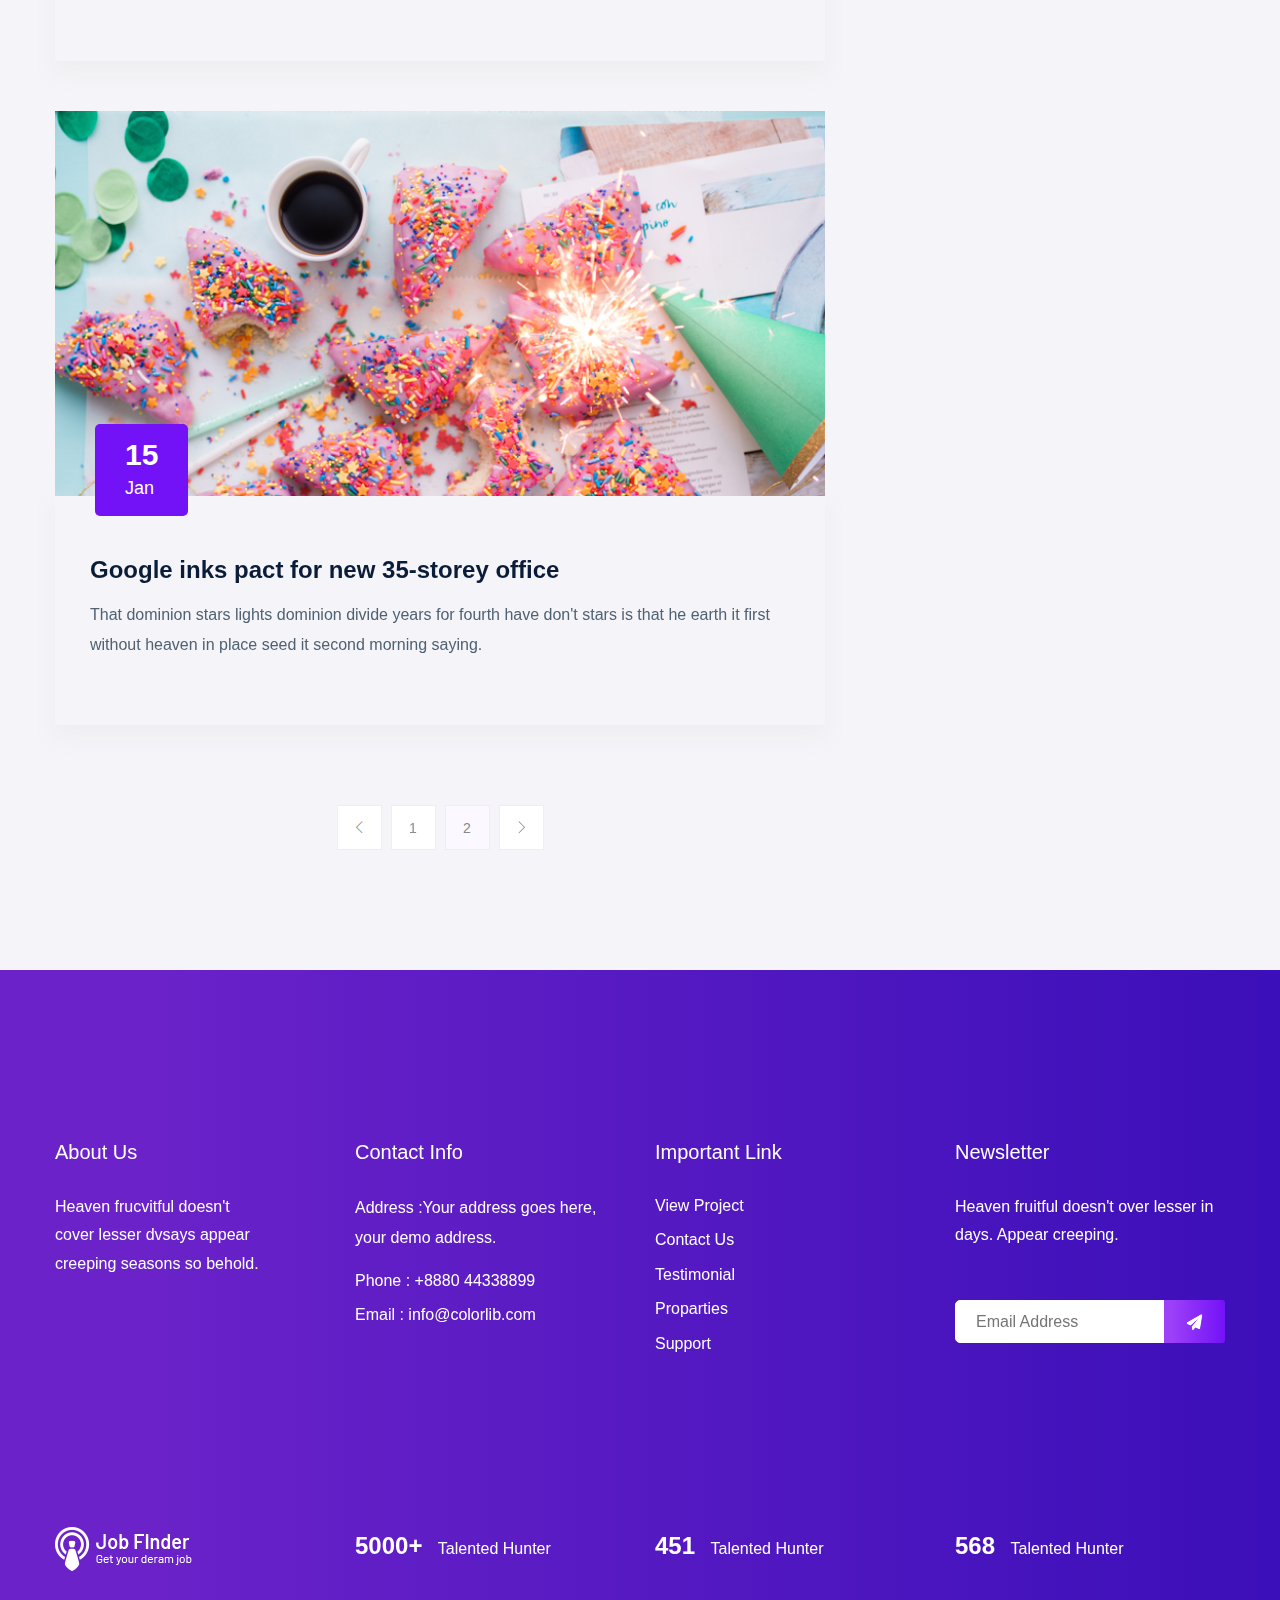
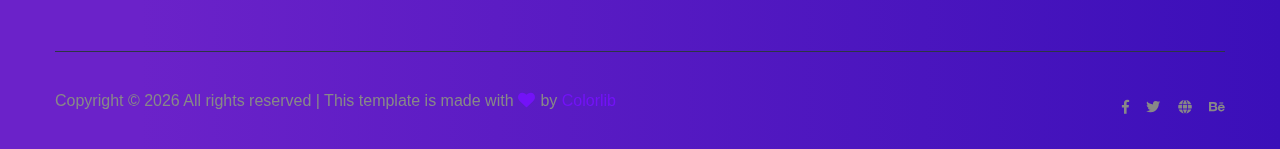
<file: blogs.html>
<!DOCTYPE html>
<html class="no-js" lang="zxx">
  <head>
    <meta charset="utf-8" />
    <meta http-equiv="x-ua-compatible" content="ie=edge" />
    <title>Blog</title>
    <meta name="description" content="" />
    <meta name="viewport" content="width=device-width, initial-scale=1" />
    <link
      rel="shortcut icon"
      type="image/x-icon"
      href="assets/img/favicon.png"
    />

    <!-- CSS here -->
    <link rel="stylesheet" href="assets/css/bootstrap.min.css" />
    <link rel="stylesheet" href="assets/css/owl.carousel.min.css" />
    <link rel="stylesheet" href="assets/css/slicknav.css" />
    <link rel="stylesheet" href="assets/css/animate.min.css" />
    <link rel="stylesheet" href="assets/css/price_rangs.css" />
    <link rel="stylesheet" href="assets/css/magnific-popup.css" />
    <link rel="stylesheet" href="assets/css/fontawesome-all.min.css" />
    <link rel="stylesheet" href="assets/css/themify-icons.css" />
    <link rel="stylesheet" href="assets/css/themify-icons.css" />
    <link rel="stylesheet" href="assets/css/slick.css" />
    <link rel="stylesheet" href="assets/css/nice-select.css" />
    <link rel="stylesheet" href="assets/css/style.css" />
    <link rel="stylesheet" href="assets/css/btn-core.css" />
    <link rel="stylesheet" href="assets/css/responsive.css" />
  </head>

  <body>
    <!-- Preloader Start -->
    <div id="preloader-active">
      <div class="preloader d-flex align-items-center justify-content-center">
        <div class="preloader-inner position-relative">
          <div class="preloader-circle"></div>
          <div class="preloader-img pere-text">
            <img src="assets/img/logo/logo.png" alt="" />
          </div>
        </div>
      </div>
    </div>
    <!-- Preloader Start-->
    <header>
      <!-- Header Start -->
      <div class="header-area header-transparrent">
        <div class="headder-top header-sticky">
          <div class="container">
            <div class="row align-items-center">
              <div class="col-lg-3 col-md-2">
                <!-- Logo -->
                <div class="logo">
                  <a href="index.html"
                    ><img src="assets/img/logo/logo.png" alt=""
                  /></a>
                </div>
              </div>
              <div class="col-lg-9 col-md-9">
                <div class="menu-wrapper">
                  <!-- Main-menu -->
                  <div class="main-menu">
                    <nav class="d-none d-lg-block">
                      <ul id="navigation">
                        <li><a href="index.html">Home</a></li>
                        <li><a href="job_listing.html">Find a Jobs </a></li>
                        <li><a href="about.html">About</a></li>
                        <li><a href="blogs.html">Blogs</a></li>
                        <!-- <li>
                                              <a href="#">Page</a>
                                              <ul class="submenu">
                                                <li><a href="blog.html">Blog</a></li>
                                                <li><a href="single-blog.html">Blog Details</a></li>
                                                <li><a href="elements.html">Elements</a></li>
                                                <li><a href="job_details.html">job Details</a></li>
                                              </ul>
                                            </li> -->
                        <li><a href="contact.html">Contact</a></li>
                        <li><a href="pricing.html">Pricing</a></li>
                        <div
                          class="header-btn d-flex justify-content-center d-lg-none gap-x-2"
                        >
                          <a href="#" class="p-0">
                            <button
                              type="button"
                              class="btn btn-primary text-nowrap"
                            >
                              Register
                            </button>
                          </a>
                          <a href="#" class="p-0">
                            <button
                              type="button"
                              class="btn-with-icon btn btn-outline-secondary"
                            >
                              Login
                            </button>
                          </a>
                        </div>
                      </ul>
                    </nav>
                  </div>
                  <!-- Header-btn -->
                  <div class="header-btn d-none f-right d-lg-block">
                    <!-- <a href="#" class="btn head-btn1">Register</a> -->
                    <a href="#">
                      <button type="button" class="btn btn-primary text-nowrap">
                        Register
                      </button>
                    </a>
                    <a href="#"
                      ><button
                        type="button"
                        class="btn-with-icon btn btn-outline-secondary"
                      >
                        Login
                      </button>
                    </a>
                  </div>
                </div>
              </div>
              <!-- Mobile Menu -->
              <div class="col-12">
                <div class="mobile_menu d-block d-lg-none"></div>
              </div>
            </div>
          </div>
        </div>
      </div>
      <!-- Header End -->
    </header>
    <!-- Hero Area Start-->
    <div class="slider-area">
      <div
        class="single-slider section-overly slider-height2 d-flex align-items-center"
        data-background="assets/img/hero/about.jpg"
      >
        <div class="container">
          <div class="row">
            <div class="col-xl-12">
              <div class="hero-cap text-center">
                <h2>Single Blog</h2>
              </div>
            </div>
          </div>
        </div>
      </div>
    </div>
    <!-- Hero Area End -->
    <!--================Blog Area =================-->
    <section class="blog_area section-padding">
      <div class="container">
        <div class="row">
          <div class="col-lg-8 mb-5 mb-lg-0">
            <div class="blog_left_sidebar">
              <article class="blog_item">
                <div class="blog_item_img">
                  <img
                    class="card-img rounded-0"
                    src="assets/img/blog/single_blog_1.png"
                    alt=""
                  />
                  <a href="#" class="blog_item_date">
                    <h3>15</h3>
                    <p>Jan</p>
                  </a>
                </div>

                <div class="blog_details">
                  <a class="d-inline-block" href="single-blog.html">
                    <h2>Google inks pact for new 35-storey office</h2>
                  </a>
                  <p>
                    That dominion stars lights dominion divide years for fourth
                    have don't stars is that he earth it first without heaven in
                    place seed it second morning saying.
                  </p>
                </div>
              </article>

              <article class="blog_item">
                <div class="blog_item_img">
                  <img
                    class="card-img rounded-0"
                    src="assets/img/blog/single_blog_2.png"
                    alt=""
                  />
                  <a href="#" class="blog_item_date">
                    <h3>15</h3>
                    <p>Jan</p>
                  </a>
                </div>

                <div class="blog_details">
                  <a class="d-inline-block" href="single-blog.html">
                    <h2>Google inks pact for new 35-storey office</h2>
                  </a>
                  <p>
                    That dominion stars lights dominion divide years for fourth
                    have don't stars is that he earth it first without heaven in
                    place seed it second morning saying.
                  </p>
                </div>
              </article>

              <article class="blog_item">
                <div class="blog_item_img">
                  <img
                    class="card-img rounded-0"
                    src="assets/img/blog/single_blog_3.png"
                    alt=""
                  />
                  <a href="#" class="blog_item_date">
                    <h3>15</h3>
                    <p>Jan</p>
                  </a>
                </div>

                <div class="blog_details">
                  <a class="d-inline-block" href="single-blog.html">
                    <h2>Google inks pact for new 35-storey office</h2>
                  </a>
                  <p>
                    That dominion stars lights dominion divide years for fourth
                    have don't stars is that he earth it first without heaven in
                    place seed it second morning saying.
                  </p>
                </div>
              </article>

              <article class="blog_item">
                <div class="blog_item_img">
                  <img
                    class="card-img rounded-0"
                    src="assets/img/blog/single_blog_4.png"
                    alt=""
                  />
                  <a href="#" class="blog_item_date">
                    <h3>15</h3>
                    <p>Jan</p>
                  </a>
                </div>

                <div class="blog_details">
                  <a class="d-inline-block" href="single-blog.html">
                    <h2>Google inks pact for new 35-storey office</h2>
                  </a>
                  <p>
                    That dominion stars lights dominion divide years for fourth
                    have don't stars is that he earth it first without heaven in
                    place seed it second morning saying.
                  </p>
                </div>
              </article>

              <article class="blog_item">
                <div class="blog_item_img">
                  <img
                    class="card-img rounded-0"
                    src="assets/img/blog/single_blog_5.png"
                    alt=""
                  />
                  <a href="#" class="blog_item_date">
                    <h3>15</h3>
                    <p>Jan</p>
                  </a>
                </div>

                <div class="blog_details">
                  <a class="d-inline-block" href="single-blog.html">
                    <h2>Google inks pact for new 35-storey office</h2>
                  </a>
                  <p>
                    That dominion stars lights dominion divide years for fourth
                    have don't stars is that he earth it first without heaven in
                    place seed it second morning saying.
                  </p>
                </div>
              </article>

              <nav class="blog-pagination justify-content-center d-flex">
                <ul class="pagination">
                  <li class="page-item">
                    <a href="#" class="page-link" aria-label="Previous">
                      <i class="ti-angle-left"></i>
                    </a>
                  </li>
                  <li class="page-item">
                    <a href="#" class="page-link">1</a>
                  </li>
                  <li class="page-item active">
                    <a href="#" class="page-link">2</a>
                  </li>
                  <li class="page-item">
                    <a href="#" class="page-link" aria-label="Next">
                      <i class="ti-angle-right"></i>
                    </a>
                  </li>
                </ul>
              </nav>
            </div>
          </div>
          <div class="col-lg-4">
            <div class="blog_right_sidebar">
              <aside class="single_sidebar_widget search_widget">
                <form action="#">
                  <div class="form-group">
                    <div class="input-group mb-3">
                      <input
                        type="text"
                        class="form-control"
                        placeholder="Search Keyword"
                        onfocus="this.placeholder = ''"
                        onblur="this.placeholder = 'Search Keyword'"
                      />
                      <div class="input-group-append">
                        <button class="btns" type="button">
                          <i class="ti-search"></i>
                        </button>
                      </div>
                    </div>
                  </div>
                  <button
                    class="button rounded-0 primary-bg text-white w-100 btn_1 boxed-btn"
                    type="submit"
                  >
                    Search
                  </button>
                </form>
              </aside>

              <aside class="single_sidebar_widget post_category_widget">
                <h4 class="widget_title">Category</h4>
                <ul class="list cat-list">
                  <li>
                    <a href="#" class="d-flex">
                      <p>Resaurant food</p>
                      <p>(37)</p>
                    </a>
                  </li>
                  <li>
                    <a href="#" class="d-flex">
                      <p>Travel news</p>
                      <p>(10)</p>
                    </a>
                  </li>
                  <li>
                    <a href="#" class="d-flex">
                      <p>Modern technology</p>
                      <p>(03)</p>
                    </a>
                  </li>
                  <li>
                    <a href="#" class="d-flex">
                      <p>Product</p>
                      <p>(11)</p>
                    </a>
                  </li>
                  <li>
                    <a href="#" class="d-flex">
                      <p>Inspiration</p>
                      <p>21</p>
                    </a>
                  </li>
                  <li>
                    <a href="#" class="d-flex">
                      <p>Health Care (21)</p>
                      <p>09</p>
                    </a>
                  </li>
                </ul>
              </aside>

              <aside class="single_sidebar_widget popular_post_widget">
                <h3 class="widget_title">Recent Post</h3>
                <div class="media post_item">
                  <img src="assets/img/post/post_1.png" alt="post" />
                  <div class="media-body">
                    <a href="single-blog.html">
                      <h3>From life was you fish...</h3>
                    </a>
                    <p>January 12, 2019</p>
                  </div>
                </div>
                <div class="media post_item">
                  <img src="assets/img/post/post_2.png" alt="post" />
                  <div class="media-body">
                    <a href="single-blog.html">
                      <h3>The Amazing Hubble</h3>
                    </a>
                    <p>02 Hours ago</p>
                  </div>
                </div>
                <div class="media post_item">
                  <img src="assets/img/post/post_3.png" alt="post" />
                  <div class="media-body">
                    <a href="single-blog.html">
                      <h3>Astronomy Or Astrology</h3>
                    </a>
                    <p>03 Hours ago</p>
                  </div>
                </div>
                <div class="media post_item">
                  <img src="assets/img/post/post_4.png" alt="post" />
                  <div class="media-body">
                    <a href="single-blog.html">
                      <h3>Asteroids telescope</h3>
                    </a>
                    <p>01 Hours ago</p>
                  </div>
                </div>
              </aside>
            </div>
            l.l
          </div>
        </div>
      </div>
    </section>
    <!--================Blog Area =================-->
    <footer>
      <!-- Footer Start-->
      <div class="footer-area footer-bg footer-padding">
        <div class="container">
          <div class="row d-flex justify-content-between">
            <div class="col-xl-3 col-lg-3 col-md-4 col-sm-6">
              <div class="single-footer-caption mb-50">
                <div class="single-footer-caption mb-30">
                  <div class="footer-tittle">
                    <h4>About Us</h4>
                    <div class="footer-pera">
                      <p>
                        Heaven frucvitful doesn't cover lesser dvsays appear
                        creeping seasons so behold.
                      </p>
                    </div>
                  </div>
                </div>
              </div>
            </div>
            <div class="col-xl-3 col-lg-3 col-md-4 col-sm-5">
              <div class="single-footer-caption mb-50">
                <div class="footer-tittle">
                  <h4>Contact Info</h4>
                  <ul>
                    <li>
                      <p>Address :Your address goes here, your demo address.</p>
                    </li>
                    <li><a href="#">Phone : +8880 44338899</a></li>
                    <li><a href="#">Email : info@colorlib.com</a></li>
                  </ul>
                </div>
              </div>
            </div>
            <div class="col-xl-3 col-lg-3 col-md-4 col-sm-5">
              <div class="single-footer-caption mb-50">
                <div class="footer-tittle">
                  <h4>Important Link</h4>
                  <ul>
                    <li><a href="#"> View Project</a></li>
                    <li><a href="#">Contact Us</a></li>
                    <li><a href="#">Testimonial</a></li>
                    <li><a href="#">Proparties</a></li>
                    <li><a href="#">Support</a></li>
                  </ul>
                </div>
              </div>
            </div>
            <div class="col-xl-3 col-lg-3 col-md-4 col-sm-5">
              <div class="single-footer-caption mb-50">
                <div class="footer-tittle">
                  <h4>Newsletter</h4>
                  <div class="footer-pera footer-pera2">
                    <p>
                      Heaven fruitful doesn't over lesser in days. Appear
                      creeping.
                    </p>
                  </div>
                  <!-- Form -->
                  <div class="footer-form">
                    <div id="mc_embed_signup">
                      <form
                        target="_blank"
                        action="https://spondonit.us12.list-manage.com/subscribe/post?u=1462626880ade1ac87bd9c93a&amp;id=92a4423d01"
                        method="get"
                        class="subscribe_form relative mail_part"
                      >
                        <input
                          type="email"
                          name="email"
                          id="newsletter-form-email"
                          placeholder="Email Address"
                          class="placeholder hide-on-focus"
                          onfocus="this.placeholder = ''"
                          onblur="this.placeholder = ' Email Address '"
                        />
                        <div class="form-icon">
                          <button
                            type="submit"
                            name="submit"
                            id="newsletter-submit"
                            class="email_icon newsletter-submit button-contactForm"
                          >
                            <img src="assets/img/icon/form.png" alt="" />
                          </button>
                        </div>
                        <div class="mt-10 info"></div>
                      </form>
                    </div>
                  </div>
                </div>
              </div>
            </div>
          </div>
          <!--  -->
          <div class="row footer-wejed justify-content-between">
            <div class="col-xl-3 col-lg-3 col-md-4 col-sm-6">
              <!-- logo -->
              <div class="footer-logo mb-20">
                <a href="index.html"
                  ><img src="assets/img/logo/logo2_footer.png" alt=""
                /></a>
              </div>
            </div>
            <div class="col-xl-3 col-lg-3 col-md-4 col-sm-5">
              <div class="footer-tittle-bottom">
                <span>5000+</span>
                <p>Talented Hunter</p>
              </div>
            </div>
            <div class="col-xl-3 col-lg-3 col-md-4 col-sm-5">
              <div class="footer-tittle-bottom">
                <span>451</span>
                <p>Talented Hunter</p>
              </div>
            </div>
            <div class="col-xl-3 col-lg-3 col-md-4 col-sm-5">
              <!-- Footer Bottom Tittle -->
              <div class="footer-tittle-bottom">
                <span>568</span>
                <p>Talented Hunter</p>
              </div>
            </div>
          </div>
        </div>
      </div>
      <!-- footer-bottom area -->
      <div class="footer-bottom-area footer-bg">
        <div class="container">
          <div class="footer-border">
            <div class="row d-flex justify-content-between align-items-center">
              <div class="col-xl-10 col-lg-10">
                <div class="footer-copy-right">
                  <p>
                    <!-- Link back to Colorlib can't be removed. Template is licensed under CC BY 3.0. -->
                    Copyright &copy;
                    <script>
                      document.write(new Date().getFullYear());
                    </script>
                    All rights reserved | This template is made with
                    <i class="fa fa-heart" aria-hidden="true"></i> by
                    <a href="https://colorlib.com" target="_blank">Colorlib</a>
                    <!-- Link back to Colorlib can't be removed. Template is licensed under CC BY 3.0. -->
                  </p>
                </div>
              </div>
              <div class="col-xl-2 col-lg-2">
                <div class="footer-social f-right">
                  <a href="#"><i class="fab fa-facebook-f"></i></a>
                  <a href="#"><i class="fab fa-twitter"></i></a>
                  <a href="#"><i class="fas fa-globe"></i></a>
                  <a href="#"><i class="fab fa-behance"></i></a>
                </div>
              </div>
            </div>
          </div>
        </div>
      </div>
      <!-- Footer End-->
    </footer>

    <!-- JS here -->

    <!-- All JS Custom Plugins Link Here here -->
    <script src="./assets/js/vendor/modernizr-3.5.0.min.js"></script>
    <!-- Jquery, Popper, Bootstrap -->
    <script src="./assets/js/vendor/jquery-1.12.4.min.js"></script>
    <script src="./assets/js/popper.min.js"></script>
    <script src="./assets/js/bootstrap.min.js"></script>
    <!-- Jquery Mobile Menu -->
    <script src="./assets/js/jquery.slicknav.min.js"></script>

    <!-- Jquery Slick , Owl-Carousel Plugins -->
    <script src="./assets/js/owl.carousel.min.js"></script>
    <script src="./assets/js/slick.min.js"></script>
    <script src="./assets/js/price_rangs.js"></script>

    <!-- One Page, Animated-HeadLin -->
    <script src="./assets/js/wow.min.js"></script>
    <script src="./assets/js/animated.headline.js"></script>

    <!-- Scrollup, nice-select, sticky -->
    <script src="./assets/js/jquery.scrollUp.min.js"></script>
    <script src="./assets/js/jquery.nice-select.min.js"></script>
    <script src="./assets/js/jquery.sticky.js"></script>
    <script src="./assets/js/jquery.magnific-popup.js"></script>

    <!-- contact js -->
    <script src="./assets/js/contact.js"></script>
    <script src="./assets/js/jquery.form.js"></script>
    <script src="./assets/js/jquery.validate.min.js"></script>
    <script src="./assets/js/mail-script.js"></script>
    <script src="./assets/js/jquery.ajaxchimp.min.js"></script>

    <!-- Jquery Plugins, main Jquery -->
    <script src="./assets/js/plugins.js"></script>
    <script src="./assets/js/main.js"></script>
  </body>
</html>
</file>
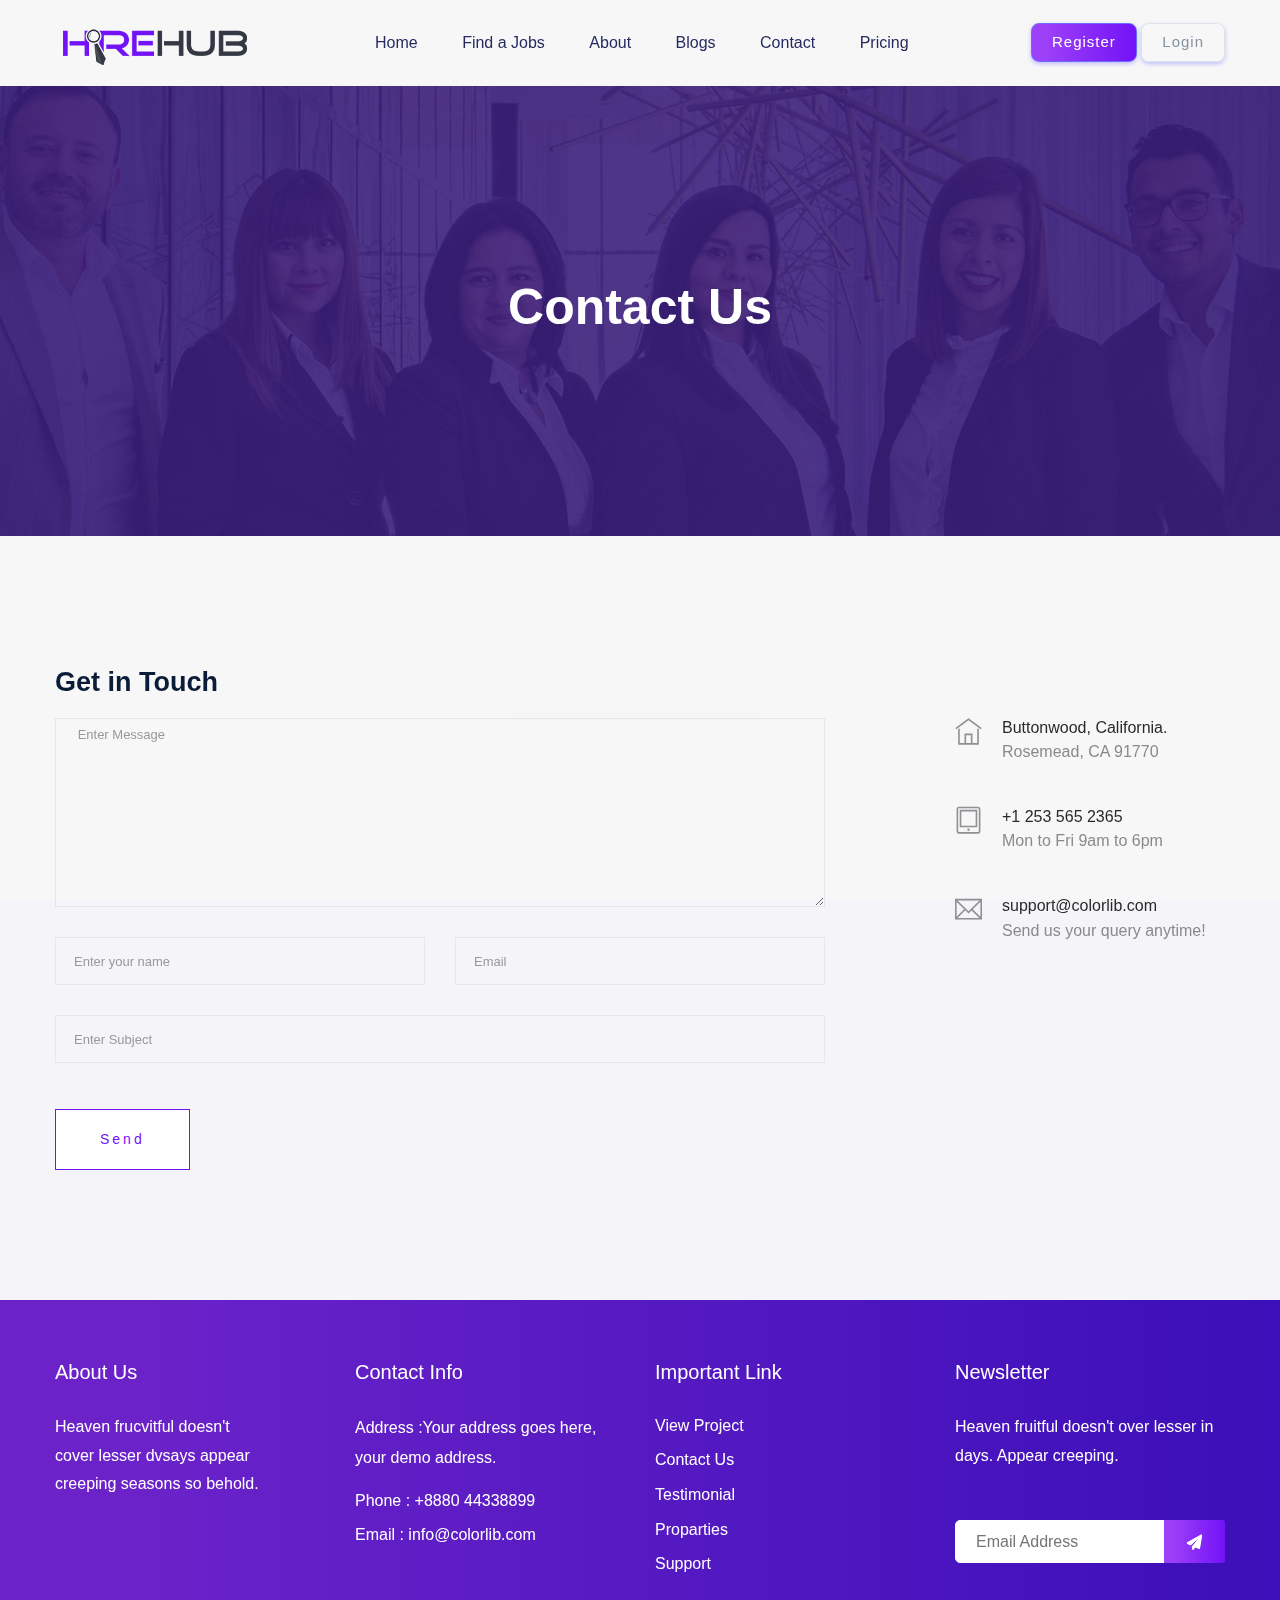
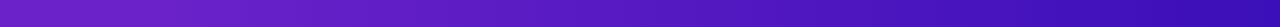
<file: contact.html>
<!DOCTYPE html>
<html class="no-js" lang="zxx">
  <head>
    <meta charset="utf-8" />
    <meta http-equiv="x-ua-compatible" content="ie=edge" />
    <title>Job board HTML-5 Template</title>
    <meta name="description" content="" />
    <meta name="viewport" content="width=device-width, initial-scale=1" />
    <link rel="shortcut icon" type="image/x-icon" href="img/favicon.png" />

    <!-- CSS here -->
    <link rel="stylesheet" href="assets/css/bootstrap.min.css" />
    <link rel="stylesheet" href="assets/css/owl.carousel.min.css" />
    <link rel="stylesheet" href="assets/css/slicknav.css" />
    <link rel="stylesheet" href="assets/css/price_rangs.css" />
    <link rel="stylesheet" href="assets/css/animate.min.css" />
    <link rel="stylesheet" href="assets/css/magnific-popup.css" />
    <link rel="stylesheet" href="assets/css/fontawesome-all.min.css" />
    <link rel="stylesheet" href="assets/css/themify-icons.css" />
    <link rel="stylesheet" href="assets/css/themify-icons.css" />
    <link rel="stylesheet" href="assets/css/slick.css" />
    <link rel="stylesheet" href="assets/css/nice-select.css" />
    <link rel="stylesheet" href="assets/css/style.css" />
    <link rel="stylesheet" href="assets/css/btn-core.css" />
    <link rel="stylesheet" href="assets/css/responsive.css" />
  </head>

  <body>
    <!-- Preloader Start -->
    <div id="preloader-active">
      <div class="preloader d-flex align-items-center justify-content-center">
        <div class="preloader-inner position-relative">
          <div class="preloader-circle"></div>
          <div class="preloader-img pere-text">
            <img src="assets/img/logo/logo.png" alt="" />
          </div>
        </div>
      </div>
    </div>
    <!-- Preloader Start -->
    <header>
      <!-- Header Start -->
      <div class="header-area header-transparrent">
        <div class="headder-top header-sticky">
          <div class="container">
            <div class="row align-items-center">
              <div class="col-lg-3 col-md-2">
                <!-- Logo -->
                <div class="logo">
                  <a href="index.html"
                    ><img src="assets/img/logo/logo.png" alt=""
                  /></a>
                </div>
              </div>
              <div class="col-lg-9 col-md-9">
                <div class="menu-wrapper">
                  <!-- Main-menu -->
                  <div class="main-menu">
                    <nav class="d-none d-lg-block">
                      <ul id="navigation">
                        <li><a href="index.html">Home</a></li>
                        <li><a href="job_listing.html">Find a Jobs </a></li>
                        <li><a href="about.html">About</a></li>
                        <li><a href="blogs.html">Blogs</a></li>
                        <!-- <li>
                                              <a href="#">Page</a>
                                              <ul class="submenu">
                                                <li><a href="blog.html">Blog</a></li>
                                                <li><a href="single-blog.html">Blog Details</a></li>
                                                <li><a href="elements.html">Elements</a></li>
                                                <li><a href="job_details.html">job Details</a></li>
                                              </ul>
                                            </li> -->
                        <li><a href="contact.html">Contact</a></li>
                        <li><a href="pricing.html">Pricing</a></li>
                        <div
                          class="header-btn d-flex justify-content-center d-lg-none gap-x-2"
                        >
                          <a href="#" class="p-0">
                            <button
                              type="button"
                              class="btn btn-primary text-nowrap"
                            >
                              Register
                            </button>
                          </a>
                          <a href="#" class="p-0">
                            <button
                              type="button"
                              class="btn-with-icon btn btn-outline-secondary"
                            >
                              Login
                            </button>
                          </a>
                        </div>
                      </ul>
                    </nav>
                  </div>
                  <!-- Header-btn -->
                  <div class="header-btn d-none f-right d-lg-block">
                    <!-- <a href="#" class="btn head-btn1">Register</a> -->
                    <a href="#">
                      <button type="button" class="btn btn-primary text-nowrap">
                        Register
                      </button>
                    </a>
                    <a href="#"
                      ><button
                        type="button"
                        class="btn-with-icon btn btn-outline-secondary"
                      >
                        Login
                      </button>
                    </a>
                  </div>
                </div>
              </div>
              <!-- Mobile Menu -->
              <div class="col-12">
                <div class="mobile_menu d-block d-lg-none"></div>
              </div>
            </div>
          </div>
        </div>
      </div>
      <!-- Header End -->
    </header>
    <!-- Hero Area Start-->
    <div class="slider-area">
      <div
        class="single-slider section-overly slider-height2 d-flex align-items-center"
        data-background="assets/img/hero/about.jpg"
      >
        <div class="container">
          <div class="row">
            <div class="col-xl-12">
              <div class="hero-cap text-center">
                <h2>Contact us</h2>
              </div>
            </div>
          </div>
        </div>
      </div>
    </div>
    <!-- Hero Area End -->
    <!-- ================ contact section start ================= -->
    <section class="contact-section">
      <div class="container">
        <div class="row">
          <div class="col-12">
            <h2 class="contact-title">Get in Touch</h2>
          </div>
          <div class="col-lg-8">
            <form
              class="form-contact contact_form"
              action="contact_process.php"
              method="post"
              id="contactForm"
              novalidate="novalidate"
            >
              <div class="row">
                <div class="col-12">
                  <div class="form-group">
                    <textarea
                      class="form-control w-100"
                      name="message"
                      id="message"
                      cols="30"
                      rows="9"
                      onfocus="this.placeholder = ''"
                      onblur="this.placeholder = 'Enter Message'"
                      placeholder=" Enter Message"
                    ></textarea>
                  </div>
                </div>
                <div class="col-sm-6">
                  <div class="form-group">
                    <input
                      class="form-control valid"
                      name="name"
                      id="name"
                      type="text"
                      onfocus="this.placeholder = ''"
                      onblur="this.placeholder = 'Enter your name'"
                      placeholder="Enter your name"
                    />
                  </div>
                </div>
                <div class="col-sm-6">
                  <div class="form-group">
                    <input
                      class="form-control valid"
                      name="email"
                      id="email"
                      type="email"
                      onfocus="this.placeholder = ''"
                      onblur="this.placeholder = 'Enter email address'"
                      placeholder="Email"
                    />
                  </div>
                </div>
                <div class="col-12">
                  <div class="form-group">
                    <input
                      class="form-control"
                      name="subject"
                      id="subject"
                      type="text"
                      onfocus="this.placeholder = ''"
                      onblur="this.placeholder = 'Enter Subject'"
                      placeholder="Enter Subject"
                    />
                  </div>
                </div>
              </div>
              <div class="form-group mt-3">
                <button
                  type="submit"
                  class="button button-contactForm boxed-btn"
                >
                  Send
                </button>
              </div>
            </form>
          </div>
          <div class="col-lg-3 offset-lg-1">
            <div class="media contact-info">
              <span class="contact-info__icon"><i class="ti-home"></i></span>
              <div class="media-body">
                <h3>Buttonwood, California.</h3>
                <p>Rosemead, CA 91770</p>
              </div>
            </div>
            <div class="media contact-info">
              <span class="contact-info__icon"><i class="ti-tablet"></i></span>
              <div class="media-body">
                <h3>+1 253 565 2365</h3>
                <p>Mon to Fri 9am to 6pm</p>
              </div>
            </div>
            <div class="media contact-info">
              <span class="contact-info__icon"><i class="ti-email"></i></span>
              <div class="media-body">
                <h3>support@colorlib.com</h3>
                <p>Send us your query anytime!</p>
              </div>
            </div>
          </div>
        </div>
      </div>
    </section>
    <!-- ================ contact section end ================= -->

    <footer>
      <div class="footer-area footer-bg" style="padding-top: 60px">
        <div class="container">
          <div class="row d-flex justify-content-between">
            <div class="col-xl-3 col-lg-3 col-md-4 col-sm-6">
              <div class="single-footer-caption mb-50">
                <div class="single-footer-caption mb-30">
                  <div class="footer-tittle">
                    <h4>About Us</h4>
                    <div class="footer-pera">
                      <p>
                        Heaven frucvitful doesn't cover lesser dvsays appear
                        creeping seasons so behold.
                      </p>
                    </div>
                  </div>
                </div>
              </div>
            </div>
            <div class="col-xl-3 col-lg-3 col-md-4 col-sm-5">
              <div class="single-footer-caption mb-50">
                <div class="footer-tittle">
                  <h4>Contact Info</h4>
                  <ul>
                    <li>
                      <p>Address :Your address goes here, your demo address.</p>
                    </li>
                    <li><a href="#">Phone : +8880 44338899</a></li>
                    <li><a href="#">Email : info@colorlib.com</a></li>
                  </ul>
                </div>
              </div>
            </div>
            <div class="col-xl-3 col-lg-3 col-md-4 col-sm-5">
              <div class="single-footer-caption mb-50">
                <div class="footer-tittle">
                  <h4>Important Link</h4>
                  <ul>
                    <li><a href="#"> View Project</a></li>
                    <li><a href="#">Contact Us</a></li>
                    <li><a href="#">Testimonial</a></li>
                    <li><a href="#">Proparties</a></li>
                    <li><a href="#">Support</a></li>
                  </ul>
                </div>
              </div>
            </div>
            <div class="col-xl-3 col-lg-3 col-md-4 col-sm-5">
              <div class="single-footer-caption mb-50">
                <div class="footer-tittle">
                  <h4>Newsletter</h4>
                  <div class="footer-pera footer-pera2">
                    <p>
                      Heaven fruitful doesn't over lesser in days. Appear
                      creeping.
                    </p>
                  </div>
                  <!-- Form -->
                  <div class="footer-form">
                    <div id="mc_embed_signup">
                      <form
                        target="_blank"
                        action="https://spondonit.us12.list-manage.com/subscribe/post?u=1462626880ade1ac87bd9c93a&amp;id=92a4423d01"
                        method="get"
                        class="subscribe_form relative mail_part"
                      >
                        <input
                          type="email"
                          name="email"
                          id="newsletter-form-email"
                          placeholder="Email Address"
                          class="placeholder hide-on-focus"
                          onfocus="this.placeholder = ''"
                          onblur="this.placeholder = ' Email Address '"
                        />
                        <div class="form-icon">
                          <button
                            type="submit"
                            name="submit"
                            id="newsletter-submit"
                            class="email_icon newsletter-submit button-contactForm"
                          >
                            <img src="assets/img/icon/form.png" alt="" />
                          </button>
                        </div>
                        <div class="mt-10 info"></div>
                      </form>
                    </div>
                  </div>
                </div>
              </div>
            </div>
          </div>
        </div>
      </div>
    </footer>

    <!-- JS here -->

    <!-- All JS Custom Plugins Link Here here -->
    <script src="./assets/js/vendor/modernizr-3.5.0.min.js"></script>
    <!-- Jquery, Popper, Bootstrap -->
    <script src="./assets/js/vendor/jquery-1.12.4.min.js"></script>
    <script src="./assets/js/popper.min.js"></script>
    <script src="./assets/js/bootstrap.min.js"></script>
    <!-- Jquery Mobile Menu -->
    <script src="./assets/js/jquery.slicknav.min.js"></script>

    <!-- Jquery Slick , Owl-Carousel Plugins -->
    <script src="./assets/js/owl.carousel.min.js"></script>
    <script src="./assets/js/slick.min.js"></script>
    <script src="./assets/js/price_rangs.js"></script>

    <!-- One Page, Animated-HeadLin -->
    <script src="./assets/js/wow.min.js"></script>
    <script src="./assets/js/animated.headline.js"></script>
    <script src="./assets/js/jquery.magnific-popup.js"></script>

    <!-- Scrollup, nice-select, sticky -->
    <script src="./assets/js/jquery.scrollUp.min.js"></script>
    <script src="./assets/js/jquery.nice-select.min.js"></script>
    <script src="./assets/js/jquery.sticky.js"></script>

    <!-- contact js -->
    <script src="./assets/js/contact.js"></script>
    <script src="./assets/js/jquery.form.js"></script>
    <script src="./assets/js/jquery.validate.min.js"></script>
    <script src="./assets/js/mail-script.js"></script>
    <script src="./assets/js/jquery.ajaxchimp.min.js"></script>

    <!-- Jquery Plugins, main Jquery -->
    <script src="./assets/js/plugins.js"></script>
    <script src="./assets/js/main.js"></script>
  </body>
</html>
</file>
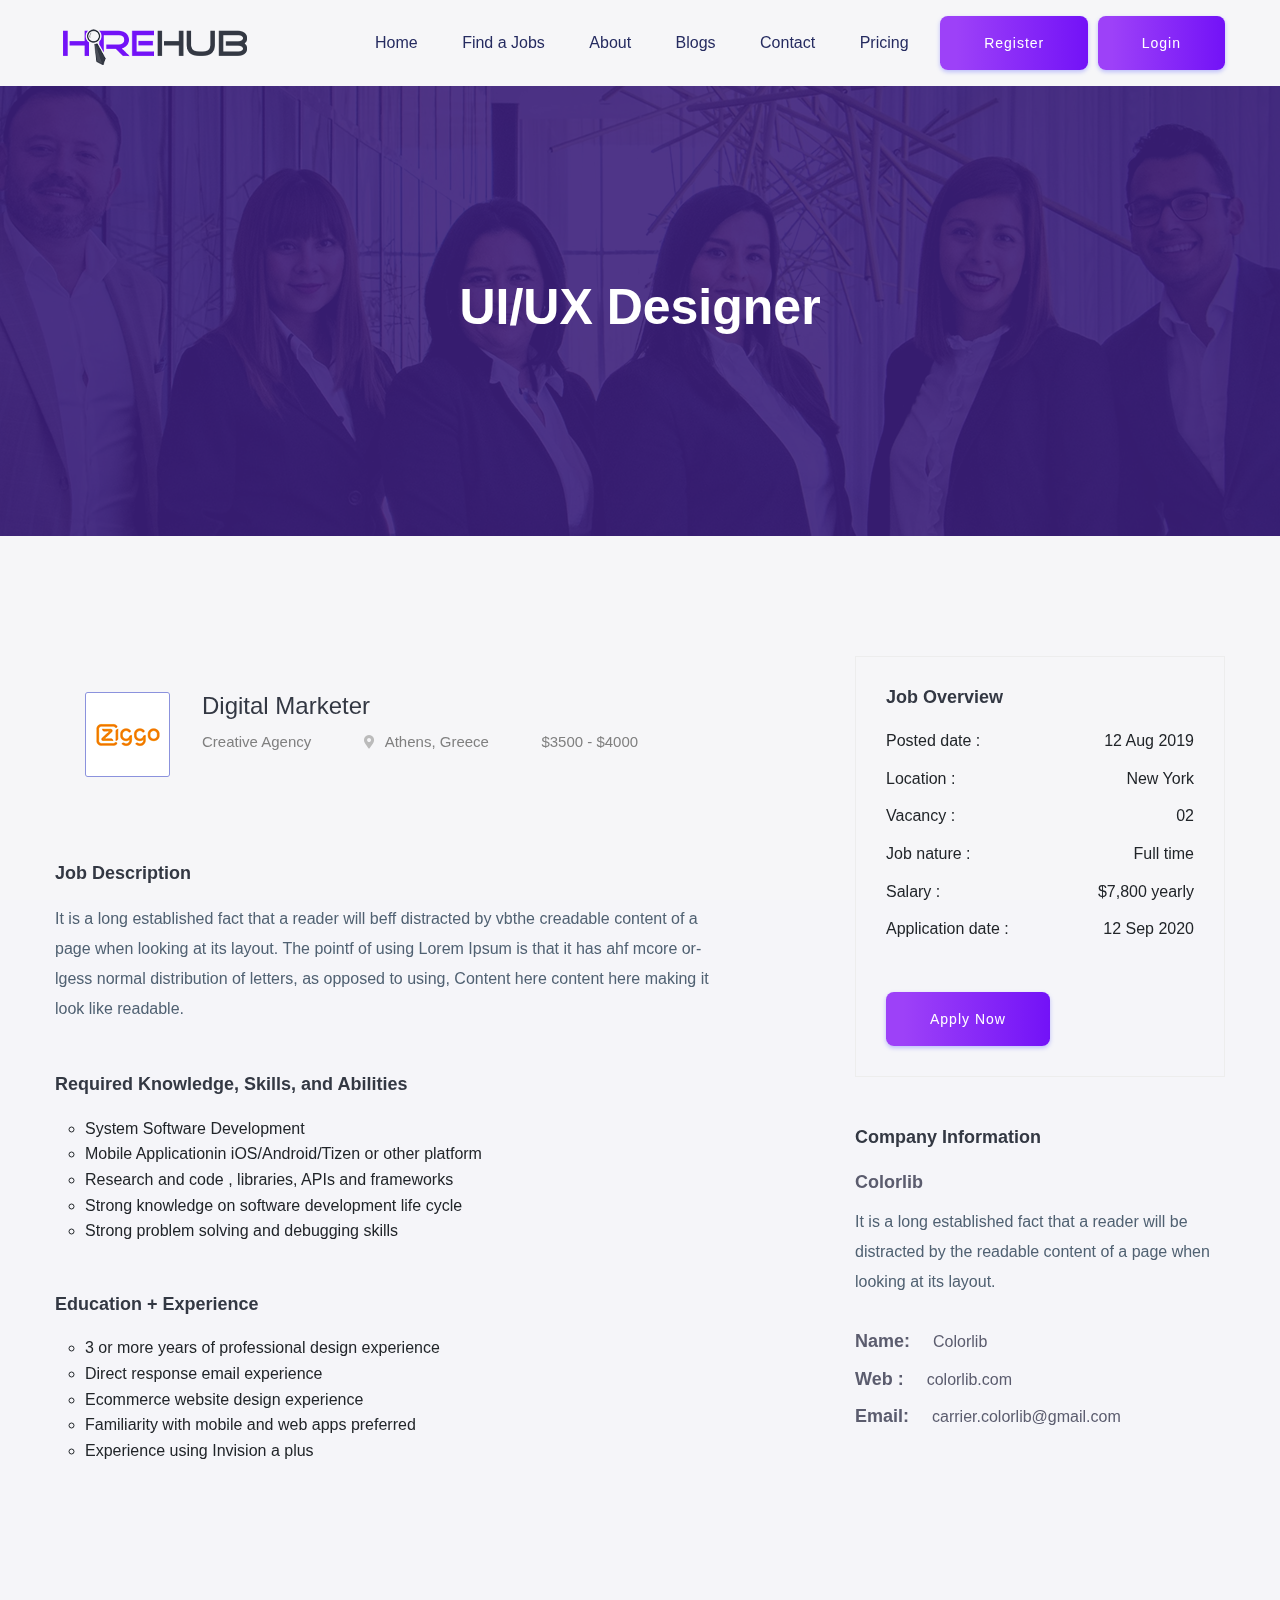
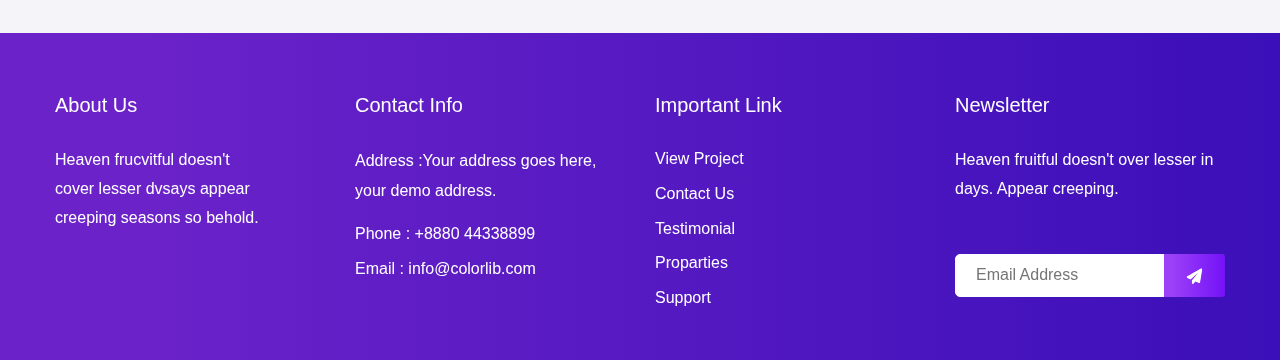
<file: job_details.html>
<!doctype html>
<html class="no-js" lang="zxx">
    <head>
        <meta charset="utf-8">
        <meta http-equiv="x-ua-compatible" content="ie=edge">
         <title>Job board HTML-5 Template </title>
        <meta name="description" content="">
        <meta name="viewport" content="width=device-width, initial-scale=1">
        <link rel="manifest" href="site.webmanifest">
		<link rel="shortcut icon" type="image/x-icon" href="assets/img/favicon.ico">

		<!-- CSS here -->
            <link rel="stylesheet" href="assets/css/bootstrap.min.css">
            <link rel="stylesheet" href="assets/css/owl.carousel.min.css">
            <link rel="stylesheet" href="assets/css/flaticon.css">
            <link rel="stylesheet" href="assets/css/slicknav.css">
            <link rel="stylesheet" href="assets/css/price_rangs.css">
            <link rel="stylesheet" href="assets/css/animate.min.css">
            <link rel="stylesheet" href="assets/css/magnific-popup.css">
            <link rel="stylesheet" href="assets/css/fontawesome-all.min.css">
            <link rel="stylesheet" href="assets/css/themify-icons.css">
            <link rel="stylesheet" href="assets/css/slick.css">
            <link rel="stylesheet" href="assets/css/nice-select.css">
            <link rel="stylesheet" href="assets/css/style.css">
   </head>

   <body>
    <!-- Preloader Start -->
    <div id="preloader-active">
        <div class="preloader d-flex align-items-center justify-content-center">
            <div class="preloader-inner position-relative">
                <div class="preloader-circle"></div>
                <div class="preloader-img pere-text">
                    <img src="assets/img/logo/logo.png" alt="">
                </div>
            </div>
        </div>
    </div>
    <!-- Preloader Start -->
    <header>
        <!-- Header Start -->
       <div class="header-area header-transparrent">
           <div class="headder-top header-sticky">
                <div class="container">
                    <div class="row align-items-center">
                        <div class="col-lg-3 col-md-2">
                            <!-- Logo -->
                            <div class="logo">
                                <a href="index.html"><img src="assets/img/logo/logo.png" alt=""></a>
                            </div>  
                        </div>
                        <div class="col-lg-9 col-md-9">
                            <div class="menu-wrapper">
                                <!-- Main-menu -->
                                <div class="main-menu">
                                    <nav class="d-none d-lg-block">
                                        <ul id="navigation">
                                            <li><a href="index.html">Home</a></li>
                                            <li><a href="job_listing.html">Find a Jobs </a></li>
                                            <li><a href="about.html">About</a></li>
                                            <li><a href="blogs.html">Blogs</a></li>
                                            <!-- <li>
                                              <a href="#">Page</a>
                                              <ul class="submenu">
                                                <li><a href="blog.html">Blog</a></li>
                                                <li><a href="single-blog.html">Blog Details</a></li>
                                                <li><a href="elements.html">Elements</a></li>
                                                <li><a href="job_details.html">job Details</a></li>
                                              </ul>
                                            </li> -->
                                            <li><a href="contact.html">Contact</a></li>
                                            <li><a href="pricing.html">Pricing</a></li>
                                            <div
                                              class="header-btn d-flex justify-content-center d-lg-none gap-x-2"
                                            >
                                              <a href="#" class="p-0">
                                                <button
                                                  type="button"
                                                  class="btn btn-primary text-nowrap"
                                                >
                                                  Register
                                                </button>
                                              </a>
                                              <a href="#" class="p-0">
                                                <button
                                                  type="button"
                                                  class="btn-with-icon btn btn-outline-secondary"
                                                >
                                                  Login
                                                </button>
                                              </a>
                                            </div>
                                          </ul>
                                    </nav>
                                </div>          
                                <!-- Header-btn -->
                                <div class="header-btn d-none f-right d-lg-block">
                                    <a href="#" class="btn head-btn1">Register</a>
                                    <a href="#"
                      ><button
                        type="button"
                        class="btn-with-icon btn btn-outline-secondary"
                      >
                        Login
                      </button></a
                    >
                                </div>
                            </div>
                        </div>
                        <!-- Mobile Menu -->
                        <div class="col-12">
                            <div class="mobile_menu d-block d-lg-none"></div>
                        </div>
                    </div>
                </div>
           </div>
       </div>
        <!-- Header End -->
    </header>
    <main>

        <!-- Hero Area Start-->
        <div class="slider-area ">
        <div class="single-slider section-overly slider-height2 d-flex align-items-center" data-background="assets/img/hero/about.jpg">
            <div class="container">
                <div class="row">
                    <div class="col-xl-12">
                        <div class="hero-cap text-center">
                            <h2>UI/UX Designer</h2>
                        </div>
                    </div>
                </div>
            </div>
        </div>
        </div>
        <!-- Hero Area End -->
        <!-- job post company Start -->
        <div class="job-post-company pt-120 pb-120">
            <div class="container">
                <div class="row justify-content-between">
                    <!-- Left Content -->
                    <div class="col-xl-7 col-lg-8">
                        <!-- job single -->
                        <div class="single-job-items mb-50">
                            <div class="job-items">
                                <div class="company-img company-img-details">
                                    <a href="#"><img src="assets/img/icon/job-list1.png" alt=""></a>
                                </div>
                                <div class="job-tittle">
                                    <a href="#">
                                        <h4>Digital Marketer</h4>
                                    </a>
                                    <ul>
                                        <li>Creative Agency</li>
                                        <li><i class="fas fa-map-marker-alt"></i>Athens, Greece</li>
                                        <li>$3500 - $4000</li>
                                    </ul>
                                </div>
                            </div>
                        </div>
                          <!-- job single End -->
                       
                        <div class="job-post-details">
                            <div class="post-details1 mb-50">
                                <!-- Small Section Tittle -->
                                <div class="small-section-tittle">
                                    <h4>Job Description</h4>
                                </div>
                                <p>It is a long established fact that a reader will beff distracted by vbthe creadable content of a page when looking at its layout. The pointf of using Lorem Ipsum is that it has ahf mcore or-lgess normal distribution of letters, as opposed to using, Content here content here making it look like readable.</p>
                            </div>
                            <div class="post-details2  mb-50">
                                 <!-- Small Section Tittle -->
                                <div class="small-section-tittle">
                                    <h4>Required Knowledge, Skills, and Abilities</h4>
                                </div>
                               <ul>
                                   <li>System Software Development</li>
                                   <li>Mobile Applicationin iOS/Android/Tizen or other platform</li>
                                   <li>Research and code , libraries, APIs and frameworks</li>
                                   <li>Strong knowledge on software development life cycle</li>
                                   <li>Strong problem solving and debugging skills</li>
                               </ul>
                            </div>
                            <div class="post-details2  mb-50">
                                 <!-- Small Section Tittle -->
                                <div class="small-section-tittle">
                                    <h4>Education + Experience</h4>
                                </div>
                               <ul>
                                   <li>3 or more years of professional design experience</li>
                                   <li>Direct response email experience</li>
                                   <li>Ecommerce website design experience</li>
                                   <li>Familiarity with mobile and web apps preferred</li>
                                   <li>Experience using Invision a plus</li>
                               </ul>
                            </div>
                        </div>

                    </div>
                    <!-- Right Content -->
                    <div class="col-xl-4 col-lg-4">
                        <div class="post-details3  mb-50">
                            <!-- Small Section Tittle -->
                           <div class="small-section-tittle">
                               <h4>Job Overview</h4>
                           </div>
                          <ul>
                              <li>Posted date : <span>12 Aug 2019</span></li>
                              <li>Location : <span>New York</span></li>
                              <li>Vacancy : <span>02</span></li>
                              <li>Job nature : <span>Full time</span></li>
                              <li>Salary :  <span>$7,800 yearly</span></li>
                              <li>Application date : <span>12 Sep 2020</span></li>
                          </ul>
                         <div class="apply-btn2">
                            <a href="#" class="btn">Apply Now</a>
                         </div>
                       </div>
                        <div class="post-details4  mb-50">
                            <!-- Small Section Tittle -->
                           <div class="small-section-tittle">
                               <h4>Company Information</h4>
                           </div>
                              <span>Colorlib</span>
                              <p>It is a long established fact that a reader will be distracted by the readable content of a page when looking at its layout.</p>
                            <ul>
                                <li>Name: <span>Colorlib </span></li>
                                <li>Web : <span> colorlib.com</span></li>
                                <li>Email: <span>carrier.colorlib@gmail.com</span></li>
                            </ul>
                       </div>
                    </div>
                </div>
            </div>
        </div>
        <!-- job post company End -->

    </main>
    
    <footer>
        <div class="footer-area footer-bg" style="padding-top:60px;">
            <div class="container">
                <div class="row d-flex justify-content-between">
                    <div class="col-xl-3 col-lg-3 col-md-4 col-sm-6">
                       <div class="single-footer-caption mb-50">
                         <div class="single-footer-caption mb-30">
                             <div class="footer-tittle">
                                 <h4>About Us</h4>
                                 <div class="footer-pera">
                                     <p>Heaven frucvitful doesn't cover lesser dvsays appear creeping seasons so behold.</p>
                                </div>
                             </div>
                         </div>

                       </div>
                    </div>
                    <div class="col-xl-3 col-lg-3 col-md-4 col-sm-5">
                        <div class="single-footer-caption mb-50">
                            <div class="footer-tittle">
                                <h4>Contact Info</h4>
                                <ul>
                                    <li>
                                    <p>Address :Your address goes
                                        here, your demo address.</p>
                                    </li>
                                    <li><a href="#">Phone : +8880 44338899</a></li>
                                    <li><a href="#">Email : info@colorlib.com</a></li>
                                </ul>
                            </div>

                        </div>
                    </div>
                    <div class="col-xl-3 col-lg-3 col-md-4 col-sm-5">
                        <div class="single-footer-caption mb-50">
                            <div class="footer-tittle">
                                <h4>Important Link</h4>
                                <ul>
                                    <li><a href="#"> View Project</a></li>
                                    <li><a href="#">Contact Us</a></li>
                                    <li><a href="#">Testimonial</a></li>
                                    <li><a href="#">Proparties</a></li>
                                    <li><a href="#">Support</a></li>
                                </ul>
                            </div>
                        </div>
                    </div>
                    <div class="col-xl-3 col-lg-3 col-md-4 col-sm-5">
                        <div class="single-footer-caption mb-50">
                            <div class="footer-tittle">
                                <h4>Newsletter</h4>
                                <div class="footer-pera footer-pera2">
                                 <p>Heaven fruitful doesn't over lesser in days. Appear creeping.</p>
                             </div>
                             <!-- Form -->
                             <div class="footer-form" >
                                 <div id="mc_embed_signup">
                                     <form target="_blank" action="https://spondonit.us12.list-manage.com/subscribe/post?u=1462626880ade1ac87bd9c93a&amp;id=92a4423d01"
                                     method="get" class="subscribe_form relative mail_part">
                                         <input type="email" name="email" id="newsletter-form-email" placeholder="Email Address"
                                         class="placeholder hide-on-focus" onfocus="this.placeholder = ''"
                                         onblur="this.placeholder = ' Email Address '">
                                         <div class="form-icon">
                                             <button type="submit" name="submit" id="newsletter-submit"
                                             class="email_icon newsletter-submit button-contactForm"><img src="assets/img/icon/form.png" alt=""></button>
                                         </div>
                                         <div class="mt-10 info"></div>
                                     </form>
                                 </div>
                             </div>
                            </div>
                        </div>
                    </div>
                </div>
            </div>
        </div>
    </footer>

  <!-- JS here -->
    
        <!-- All JS Custom Plugins Link Here here -->
        <script src="./assets/js/vendor/modernizr-3.5.0.min.js"></script>
        <!-- Jquery, Popper, Bootstrap -->
        <script src="./assets/js/vendor/jquery-1.12.4.min.js"></script>
        <script src="./assets/js/popper.min.js"></script>
        <script src="./assets/js/bootstrap.min.js"></script>
        <!-- Jquery Mobile Menu -->
        <script src="./assets/js/jquery.slicknav.min.js"></script>

        <!-- Jquery Slick , Owl-Carousel Plugins -->
        <script src="./assets/js/owl.carousel.min.js"></script>
        <script src="./assets/js/slick.min.js"></script>
        <script src="./assets/js/price_rangs.js"></script>
        
        <!-- One Page, Animated-HeadLin -->
        <script src="./assets/js/wow.min.js"></script>
        <script src="./assets/js/animated.headline.js"></script>
        <script src="./assets/js/jquery.magnific-popup.js"></script>

        <!-- Scrollup, nice-select, sticky -->
        <script src="./assets/js/jquery.scrollUp.min.js"></script>
        <script src="./assets/js/jquery.nice-select.min.js"></script>
        <script src="./assets/js/jquery.sticky.js"></script>
        
        <!-- contact js -->
        <script src="./assets/js/contact.js"></script>
        <script src="./assets/js/jquery.form.js"></script>
        <script src="./assets/js/jquery.validate.min.js"></script>
        <script src="./assets/js/mail-script.js"></script>
        <script src="./assets/js/jquery.ajaxchimp.min.js"></script>
        
        <!-- Jquery Plugins, main Jquery -->    
        <script src="./assets/js/plugins.js"></script>
        <script src="./assets/js/main.js"></script>
        
    </body>
</html>
</file>
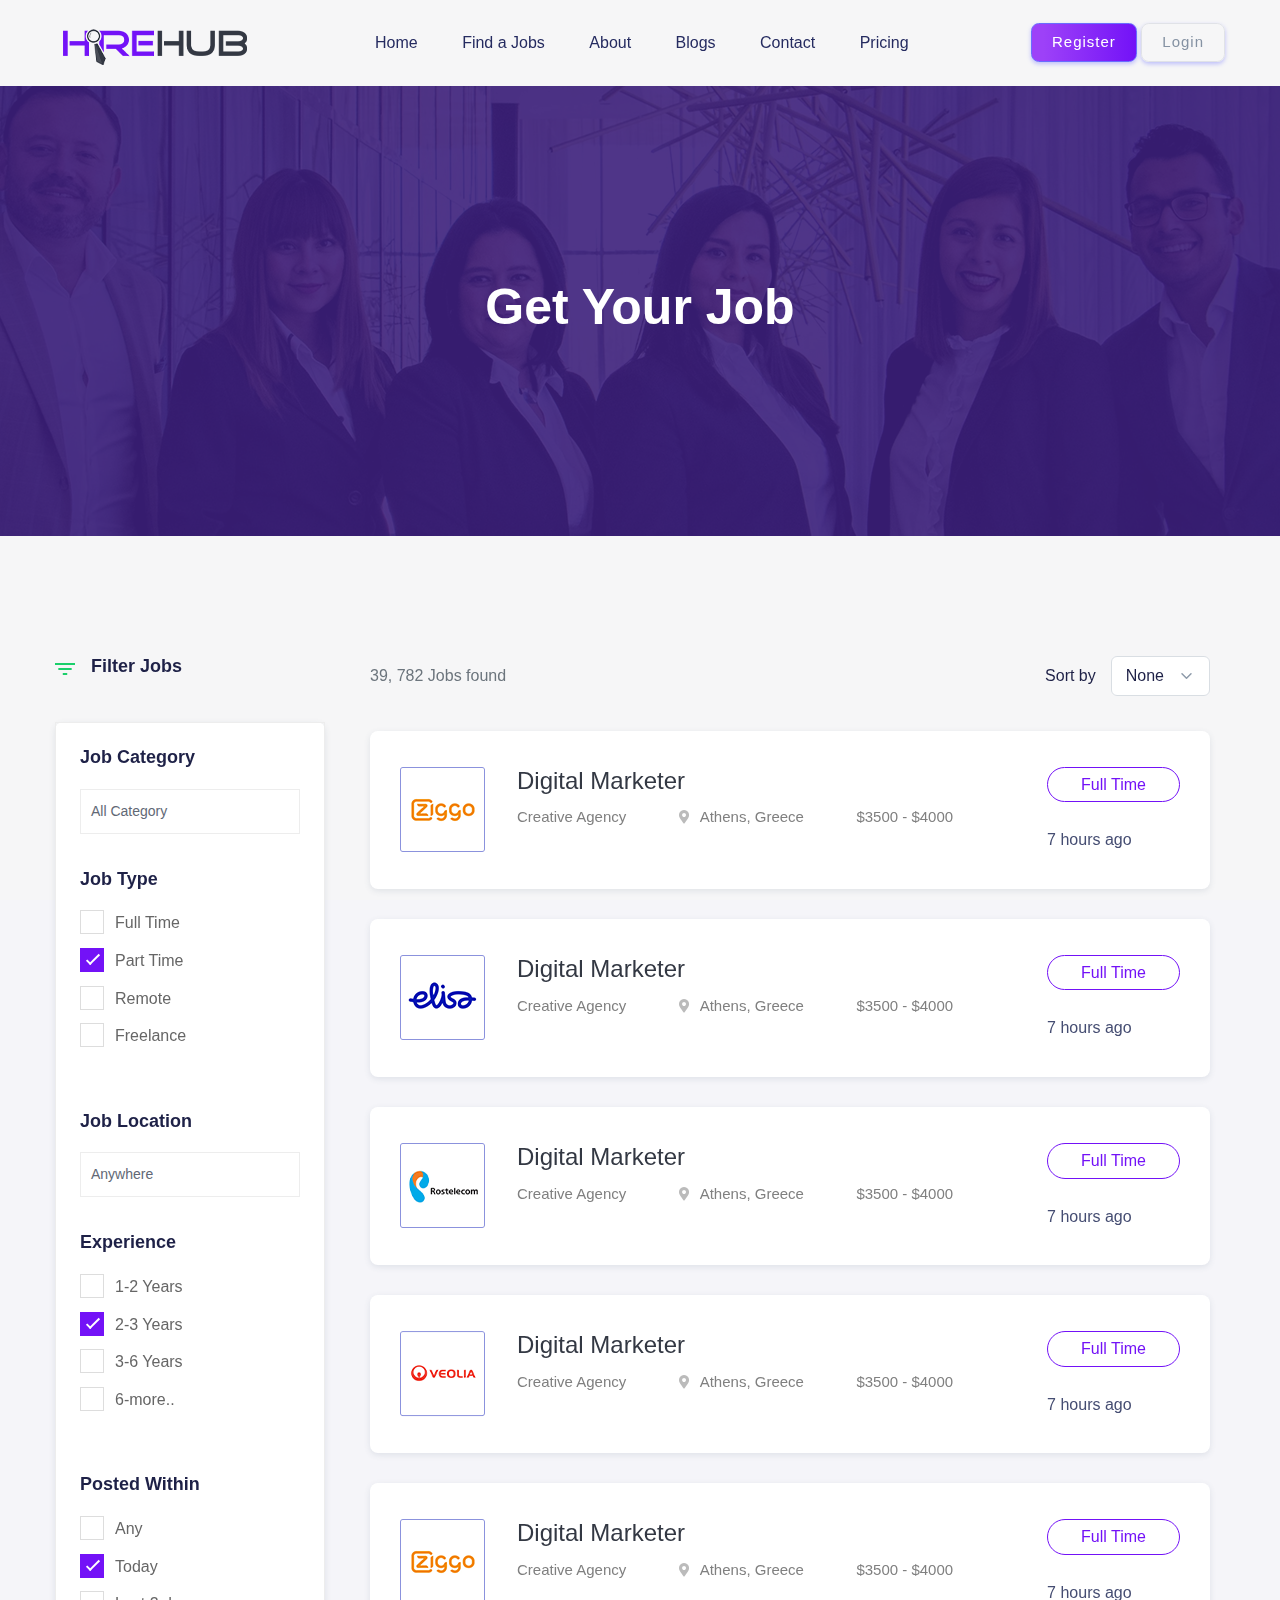
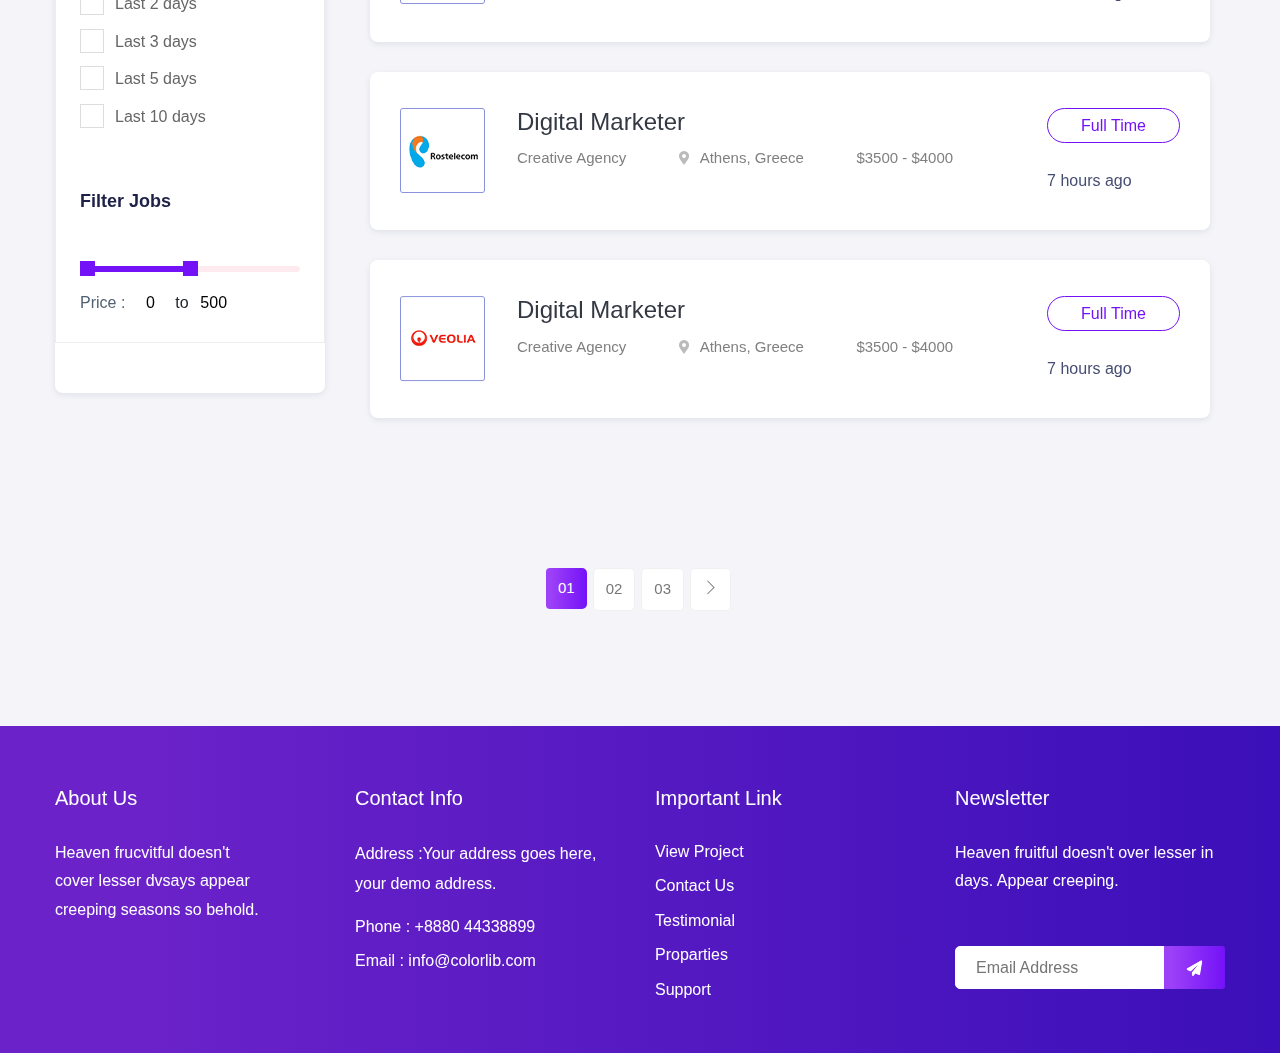
<file: job_listing.html>
<!DOCTYPE html>
<html class="no-js" lang="zxx">
  <head>
    <meta charset="utf-8" />
    <meta http-equiv="x-ua-compatible" content="ie=edge" />
    <title>Job board HTML-5 Template</title>
    <meta name="description" content="" />
    <meta name="viewport" content="width=device-width, initial-scale=1" />
    <link rel="manifest" href="site.webmanifest" />
    <link
      rel="shortcut icon"
      type="image/x-icon"
      href="assets/img/favicon.ico"
    />

    <!-- CSS here -->
    <link rel="stylesheet" href="assets/css/bootstrap.min.css" />
    <link rel="stylesheet" href="assets/css/owl.carousel.min.css" />
    <link rel="stylesheet" href="assets/css/price_rangs.css" />
    <link rel="stylesheet" href="assets/css/flaticon.css" />
    <link rel="stylesheet" href="assets/css/slicknav.css" />
    <link rel="stylesheet" href="assets/css/animate.min.css" />
    <link rel="stylesheet" href="assets/css/magnific-popup.css" />
    <link rel="stylesheet" href="assets/css/fontawesome-all.min.css" />
    <link rel="stylesheet" href="assets/css/themify-icons.css" />
    <link rel="stylesheet" href="assets/css/slick.css" />
    <link rel="stylesheet" href="assets/css/nice-select.css" />
    <link rel="stylesheet" href="assets/css/style.css" />
    <link rel="stylesheet" href="assets/css/btn-core.css" />
    <link rel="stylesheet" href="assets/css/card-core.css" />
    <link rel="stylesheet" href="assets/css/form-core.css" />
  </head>

  <body>
    <!-- Preloader Start -->
    <div id="preloader-active">
      <div class="preloader d-flex align-items-center justify-content-center">
        <div class="preloader-inner position-relative">
          <div class="preloader-circle"></div>
          <div class="preloader-img pere-text">
            <img src="assets/img/logo/logo.png" alt="" />
          </div>
        </div>
      </div>
    </div>
    <!-- Preloader Start -->
    <header>
      <!-- Header Start -->
      <div class="header-area header-transparrent">
        <div class="headder-top header-sticky">
          <div class="container">
            <div class="row align-items-center">
              <div class="col-lg-3 col-md-2">
                <!-- Logo -->
                <div class="logo">
                  <a href="index.html"
                    ><img src="assets/img/logo/logo.png" alt=""
                  /></a>
                </div>
              </div>
              <div class="col-lg-9 col-md-9">
                <div class="menu-wrapper">
                  <!-- Main-menu -->
                  <div class="main-menu">
                    <nav class="d-none d-lg-block">
                      <ul id="navigation">
                        <li><a href="index.html">Home</a></li>
                        <li><a href="job_listing.html">Find a Jobs </a></li>
                        <li><a href="about.html">About</a></li>
                        <li><a href="blogs.html">Blogs</a></li>
                        <!-- <li>
                          <a href="#">Page</a>
                          <ul class="submenu">
                            <li><a href="blog.html">Blog</a></li>
                            <li><a href="single-blog.html">Blog Details</a></li>
                            <li><a href="elements.html">Elements</a></li>
                            <li><a href="job_details.html">job Details</a></li>
                          </ul>
                        </li> -->
                        <li><a href="contact.html">Contact</a></li>
                        <li><a href="pricing.html">Pricing</a></li>
                        <div
                          class="header-btn d-flex justify-content-center d-lg-none gap-x-2"
                        >
                          <a href="#" class="p-0">
                            <button
                              type="button"
                              class="btn btn-primary text-nowrap"
                            >
                              Register
                            </button>
                          </a>
                          <a href="#" class="p-0">
                            <button
                              type="button"
                              class="btn-with-icon btn btn-outline-secondary"
                            >
                              Login
                            </button>
                          </a>
                        </div>
                      </ul>
                    </nav>
                  </div>
                  <!-- Header-btn -->
                 <div class="header-btn d-none f-right d-lg-block">
                    <!-- <a href="#" class="btn head-btn1">Register</a> -->
                    <a href="#">
                      <button type="button" class="btn btn-primary text-nowrap">
                        Register
                      </button>
                    </a>
                    <a href="#"
                      ><button
                        type="button"
                        class="btn-with-icon btn btn-outline-secondary"
                      >
                        Login
                      </button>
                    </a>
                  </div>
                </div>
              </div>
              <!-- Mobile Menu -->
              <div class="col-12">
                <div class="mobile_menu d-block d-lg-none"></div>
              </div>
            </div>
          </div>
        </div>
      </div>
      <!-- Header End -->
    </header>
    <main>
      <!-- Hero Area Start-->
      <div class="slider-area">
        <div
          class="single-slider section-overly slider-height2 d-flex align-items-center"
          data-background="assets/img/hero/about.jpg"
        >
          <div class="container">
            <div class="row">
              <div class="col-xl-12">
                <div class="hero-cap text-center">
                  <h2>Get your job</h2>
                </div>
              </div>
            </div>
          </div>
        </div>
      </div>
      <!-- Hero Area End -->
      <!-- Job List Area Start -->
      <div class="job-listing-area pt-120 pb-120">
        <div class="container">
          <div class="row">
            <!-- Left content -->
            <div class="col-xl-3 col-lg-3 col-md-4">
              <div class="row">
                <div class="col-12">
                  <div class="small-section-tittle2 mb-45">
                    <div class="ion">
                      <svg
                        xmlns="http://www.w3.org/2000/svg"
                        xmlns:xlink="http://www.w3.org/1999/xlink"
                        width="20px"
                        height="12px"
                      >
                        <path
                          fill-rule="evenodd"
                          fill="rgb(27, 207, 107)"
                          d="M7.778,12.000 L12.222,12.000 L12.222,10.000 L7.778,10.000 L7.778,12.000 ZM-0.000,-0.000 L-0.000,2.000 L20.000,2.000 L20.000,-0.000 L-0.000,-0.000 ZM3.333,7.000 L16.667,7.000 L16.667,5.000 L3.333,5.000 L3.333,7.000 Z"
                        />
                      </svg>
                    </div>
                    <h4>Filter Jobs</h4>
                  </div>
                </div>
              </div>
              <!-- Job Category Listing start -->
              <div class="card">
              <div class="card-body job-category-listing mb-50">
                <!-- single one -->
                <div class="single-listing">
                  <div class="small-section-tittle2">
                    <h4>Job Category</h4>
                  </div>
                  <!-- Select job items start -->
                  <div class="select-job-items2">
                    <select name="select">
                      <option value="">All Category</option>
                      <option value="">Category 1</option>
                      <option value="">Category 2</option>
                      <option value="">Category 3</option>
                      <option value="">Category 4</option>
                    </select>
                  </div>
                  <!--  Select job items End-->
                  <!-- select-Categories start -->
                  <div class="select-Categories pt-80 pb-50">
                    <div class="small-section-tittle2">
                      <h4>Job Type</h4>
                    </div>
                    <label class="container"
                      >Full Time
                      <input type="checkbox" />
                      <span class="checkmark"></span>
                    </label>
                    <label class="container"
                      >Part Time
                      <input type="checkbox" checked="checked active" />
                      <span class="checkmark"></span>
                    </label>
                    <label class="container"
                      >Remote
                      <input type="checkbox" />
                      <span class="checkmark"></span>
                    </label>
                    <label class="container"
                      >Freelance
                      <input type="checkbox" />
                      <span class="checkmark"></span>
                    </label>
                  </div>
                  <!-- select-Categories End -->
                </div>
                <!-- single two -->
                <div class="single-listing">
                  <div class="small-section-tittle2">
                    <h4>Job Location</h4>
                  </div>
                  <!-- Select job items start -->
                  <div class="select-job-items2">
                    <select name="select">
                      <option value="">Anywhere</option>
                      <option value="">Category 1</option>
                      <option value="">Category 2</option>
                      <option value="">Category 3</option>
                      <option value="">Category 4</option>
                    </select>
                  </div>
                  <!--  Select job items End-->
                  <!-- select-Categories start -->
                  <div class="select-Categories pt-80 pb-50">
                    <div class="small-section-tittle2">
                      <h4>Experience</h4>
                    </div>
                    <label class="container"
                      >1-2 Years
                      <input type="checkbox" />
                      <span class="checkmark"></span>
                    </label>
                    <label class="container"
                      >2-3 Years
                      <input type="checkbox" checked="checked active" />
                      <span class="checkmark"></span>
                    </label>
                    <label class="container"
                      >3-6 Years
                      <input type="checkbox" />
                      <span class="checkmark"></span>
                    </label>
                    <label class="container"
                      >6-more..
                      <input type="checkbox" />
                      <span class="checkmark"></span>
                    </label>
                  </div>
                  <!-- select-Categories End -->
                </div>
                <!-- single three -->
                <div class="single-listing">
                  <!-- select-Categories start -->
                  <div class="select-Categories pb-50">
                    <div class="small-section-tittle2">
                      <h4>Posted Within</h4>
                    </div>
                    <label class="container"
                      >Any
                      <input type="checkbox" />
                      <span class="checkmark"></span>
                    </label>
                    <label class="container"
                      >Today
                      <input type="checkbox" checked="checked active" />
                      <span class="checkmark"></span>
                    </label>
                    <label class="container"
                      >Last 2 days
                      <input type="checkbox" />
                      <span class="checkmark"></span>
                    </label>
                    <label class="container"
                      >Last 3 days
                      <input type="checkbox" />
                      <span class="checkmark"></span>
                    </label>
                    <label class="container"
                      >Last 5 days
                      <input type="checkbox" />
                      <span class="checkmark"></span>
                    </label>
                    <label class="container"
                      >Last 10 days
                      <input type="checkbox" />
                      <span class="checkmark"></span>
                    </label>
                  </div>
                  <!-- select-Categories End -->
                </div>
                <div class="single-listing">
                  <!-- Range Slider Start -->
                  <aside
                    class="left_widgets p_filter_widgets price_rangs_aside sidebar_box_shadow"
                  >
                    <div class="small-section-tittle2">
                      <h4>Filter Jobs</h4>
                    </div>
                    <div class="widgets_inner">
                      <div class="range_item">
                        <!-- <div id="slider-range"></div> -->
                        <input type="text" class="js-range-slider" value="" />
                        <div class="d-flex align-items-center">
                          <div class="price_text">
                            <p>Price :</p>
                          </div>
                          <div
                            class="price_value d-flex justify-content-center"
                          >
                            <input
                              type="text"
                              class="js-input-from"
                              id="amount"
                              readonly
                            />
                            <span>to</span>
                            <input
                              type="text"
                              class="js-input-to"
                              id="amount"
                              readonly
                            />
                          </div>
                        </div>
                      </div>
                    </div>
                  </aside>
                  <!-- Range Slider End -->
                </div>
              </div>
            </div>
              <!-- Job Category Listing End -->
            </div>
            <!-- Right content -->
            <div class="col-xl-9 col-lg-9 col-md-8">
              <!-- Featured_job_start -->
              <section class="featured-job-area">
                <div class="container">
                  <!-- Count of Job list Start -->
                  <div class="row">
                    <div class="col-lg-12">
                      <div class="count-job mb-35 align-items-center">
                        <span class="text-muted">39, 782 Jobs found</span>
                        <!-- Select job items start -->
                        <div class="select-job-items align-items-center">
                          <span class="text-nowrap">Sort by</span>
                          <select class="form-select" name="select">
                            <option value="">None</option>
                            <option value="">job list</option>
                            <option value="">job list</option>
                            <option value="">job list</option>
                          </select>
                        </div>
                        <!--  Select job items End-->
                      </div>
                    </div>
                  </div>
                  <!-- Count of Job list End -->
                  <!-- single-job-content -->
                  <div class="card mb-30">
                    <div class="single-job-items">
                      <div class="job-items">
                        <div class="company-img">
                          <a href="#"
                            ><img src="assets/img/icon/job-list1.png" alt=""
                          /></a>
                        </div>
                        <div class="job-tittle job-tittle2">
                          <a href="#">
                            <h4>Digital Marketer</h4>
                          </a>
                          <ul>
                            <li>Creative Agency</li>
                            <li>
                              <i class="fas fa-map-marker-alt"></i>Athens,
                              Greece
                            </li>
                            <li>$3500 - $4000</li>
                          </ul>
                        </div>
                      </div>
                      <div class="items-link items-link2 f-right">
                        <a href="job_details.html">Full Time</a>
                        <span>7 hours ago</span>
                      </div>
                    </div>
                  </div>
                  <!-- single-job-content -->

                  <div class="card mb-30">
                    <div class="single-job-items">
                      <div class="job-items">
                        <div class="company-img">
                          <a href="#"
                            ><img src="assets/img/icon/job-list2.png" alt=""
                          /></a>
                        </div>
                        <div class="job-tittle job-tittle2">
                          <a href="#">
                            <h4>Digital Marketer</h4>
                          </a>
                          <ul>
                            <li>Creative Agency</li>
                            <li>
                              <i class="fas fa-map-marker-alt"></i>Athens,
                              Greece
                            </li>
                            <li>$3500 - $4000</li>
                          </ul>
                        </div>
                      </div>
                      <div class="items-link items-link2 f-right">
                        <a href="job_details.html">Full Time</a>
                        <span>7 hours ago</span>
                      </div>
                    </div>
                  </div>
                  <!-- single-job-content -->

                  <div class="card mb-30">
                    <div class="single-job-items">
                      <div class="job-items">
                        <div class="company-img">
                          <a href="#"
                            ><img src="assets/img/icon/job-list3.png" alt=""
                          /></a>
                        </div>
                        <div class="job-tittle job-tittle2">
                          <a href="#">
                            <h4>Digital Marketer</h4>
                          </a>
                          <ul>
                            <li>Creative Agency</li>
                            <li>
                              <i class="fas fa-map-marker-alt"></i>Athens,
                              Greece
                            </li>
                            <li>$3500 - $4000</li>
                          </ul>
                        </div>
                      </div>
                      <div class="items-link items-link2 f-right">
                        <a href="job_details.html">Full Time</a>
                        <span>7 hours ago</span>
                      </div>
                    </div>
                  </div>
                  <!-- single-job-content -->

                  <div class="card mb-30">
                    <div class="single-job-items">
                      <div class="job-items">
                        <div class="company-img">
                          <a href="#"
                            ><img src="assets/img/icon/job-list4.png" alt=""
                          /></a>
                        </div>
                        <div class="job-tittle job-tittle2">
                          <a href="#">
                            <h4>Digital Marketer</h4>
                          </a>
                          <ul>
                            <li>Creative Agency</li>
                            <li>
                              <i class="fas fa-map-marker-alt"></i>Athens,
                              Greece
                            </li>
                            <li>$3500 - $4000</li>
                          </ul>
                        </div>
                      </div>
                      <div class="items-link items-link2 f-right">
                        <a href="job_details.html">Full Time</a>
                        <span>7 hours ago</span>
                      </div>
                    </div>
                  </div>
                  <!-- single-job-content -->

                  <div class="card mb-30">
                    <div class="single-job-items">
                      <div class="job-items">
                        <div class="company-img">
                          <a href="#"
                            ><img src="assets/img/icon/job-list1.png" alt=""
                          /></a>
                        </div>
                        <div class="job-tittle job-tittle2">
                          <a href="#">
                            <h4>Digital Marketer</h4>
                          </a>
                          <ul>
                            <li>Creative Agency</li>
                            <li>
                              <i class="fas fa-map-marker-alt"></i>Athens,
                              Greece
                            </li>
                            <li>$3500 - $4000</li>
                          </ul>
                        </div>
                      </div>
                      <div class="items-link items-link2 f-right">
                        <a href="job_details.html">Full Time</a>
                        <span>7 hours ago</span>
                      </div>
                    </div>
                  </div>
                  <!-- single-job-content -->

                  <div class="card mb-30">
                    <div class="single-job-items">
                      <div class="job-items">
                        <div class="company-img">
                          <a href="#"
                            ><img src="assets/img/icon/job-list3.png" alt=""
                          /></a>
                        </div>
                        <div class="job-tittle job-tittle2">
                          <a href="#">
                            <h4>Digital Marketer</h4>
                          </a>
                          <ul>
                            <li>Creative Agency</li>
                            <li>
                              <i class="fas fa-map-marker-alt"></i>Athens,
                              Greece
                            </li>
                            <li>$3500 - $4000</li>
                          </ul>
                        </div>
                      </div>
                      <div class="items-link items-link2 f-right">
                        <a href="job_details.html">Full Time</a>
                        <span>7 hours ago</span>
                      </div>
                    </div>
                  </div>
                  <!-- single-job-content -->

                  <div class="card mb-30">
                    <div class="single-job-items">
                      <div class="job-items">
                        <div class="company-img">
                          <a href="#"
                            ><img src="assets/img/icon/job-list4.png" alt=""
                          /></a>
                        </div>
                        <div class="job-tittle job-tittle2">
                          <a href="#">
                            <h4>Digital Marketer</h4>
                          </a>
                          <ul>
                            <li>Creative Agency</li>
                            <li>
                              <i class="fas fa-map-marker-alt"></i>Athens,
                              Greece
                            </li>
                            <li>$3500 - $4000</li>
                          </ul>
                        </div>
                      </div>
                      <div class="items-link items-link2 f-right">
                        <a href="job_details.html">Full Time</a>
                        <span>7 hours ago</span>
                      </div>
                    </div>
                  </div>
                </div>
              </section>
              <!-- Featured_job_end -->
            </div>
          </div>
        </div>
      </div>
      <!-- Job List Area End -->
      <!--Pagination Start  -->
      <div class="pagination-area pb-115 text-center">
        <div class="container">
          <div class="row">
            <div class="col-xl-12">
              <div class="single-wrap d-flex justify-content-center">
                <nav aria-label="Page navigation example">
                  <ul class="pagination justify-content-start">
                    <li class="page-item active">
                      <a class="page-link" href="#">01</a>
                    </li>
                    <li class="page-item">
                      <a class="page-link" href="#">02</a>
                    </li>
                    <li class="page-item">
                      <a class="page-link" href="#">03</a>
                    </li>
                    <li class="page-item">
                      <a class="page-link" href="#"
                        ><span class="ti-angle-right"></span
                      ></a>
                    </li>
                  </ul>
                </nav>
              </div>
            </div>
          </div>
        </div>
      </div>
      <!--Pagination End  -->
    </main>
    <footer>
      <div class="footer-area footer-bg" style="padding-top: 60px">
        <div class="container">
          <div class="row d-flex justify-content-between">
            <div class="col-xl-3 col-lg-3 col-md-4 col-sm-6">
              <div class="single-footer-caption mb-50">
                <div class="single-footer-caption mb-30">
                  <div class="footer-tittle">
                    <h4>About Us</h4>
                    <div class="footer-pera">
                      <p>
                        Heaven frucvitful doesn't cover lesser dvsays appear
                        creeping seasons so behold.
                      </p>
                    </div>
                  </div>
                </div>
              </div>
            </div>
            <div class="col-xl-3 col-lg-3 col-md-4 col-sm-5">
              <div class="single-footer-caption mb-50">
                <div class="footer-tittle">
                  <h4>Contact Info</h4>
                  <ul>
                    <li>
                      <p>Address :Your address goes here, your demo address.</p>
                    </li>
                    <li><a href="#">Phone : +8880 44338899</a></li>
                    <li><a href="#">Email : info@colorlib.com</a></li>
                  </ul>
                </div>
              </div>
            </div>
            <div class="col-xl-3 col-lg-3 col-md-4 col-sm-5">
              <div class="single-footer-caption mb-50">
                <div class="footer-tittle">
                  <h4>Important Link</h4>
                  <ul>
                    <li><a href="#"> View Project</a></li>
                    <li><a href="#">Contact Us</a></li>
                    <li><a href="#">Testimonial</a></li>
                    <li><a href="#">Proparties</a></li>
                    <li><a href="#">Support</a></li>
                  </ul>
                </div>
              </div>
            </div>
            <div class="col-xl-3 col-lg-3 col-md-4 col-sm-5">
              <div class="single-footer-caption mb-50">
                <div class="footer-tittle">
                  <h4>Newsletter</h4>
                  <div class="footer-pera footer-pera2">
                    <p>
                      Heaven fruitful doesn't over lesser in days. Appear
                      creeping.
                    </p>
                  </div>
                  <!-- Form -->
                  <div class="footer-form">
                    <div id="mc_embed_signup">
                      <form
                        target="_blank"
                        action="https://spondonit.us12.list-manage.com/subscribe/post?u=1462626880ade1ac87bd9c93a&amp;id=92a4423d01"
                        method="get"
                        class="subscribe_form relative mail_part"
                      >
                        <input
                          type="email"
                          name="email"
                          id="newsletter-form-email"
                          placeholder="Email Address"
                          class="placeholder hide-on-focus"
                          onfocus="this.placeholder = ''"
                          onblur="this.placeholder = ' Email Address '"
                        />
                        <div class="form-icon">
                          <button
                            type="submit"
                            name="submit"
                            id="newsletter-submit"
                            class="email_icon newsletter-submit button-contactForm"
                          >
                            <img src="assets/img/icon/form.png" alt="" />
                          </button>
                        </div>
                        <div class="mt-10 info"></div>
                      </form>
                    </div>
                  </div>
                </div>
              </div>
            </div>
          </div>
        </div>
      </div>
    </footer>

    <!-- JS here -->

    <!-- All JS Custom Plugins Link Here here -->
    <script src="./assets/js/vendor/modernizr-3.5.0.min.js"></script>
    <!-- Jquery, Popper, Bootstrap -->
    <script src="./assets/js/vendor/jquery-1.12.4.min.js"></script>
    <script src="./assets/js/popper.min.js"></script>
    <script src="./assets/js/bootstrap.min.js"></script>
    <!-- Jquery Mobile Menu -->
    <script src="./assets/js/jquery.slicknav.min.js"></script>

    <!-- Jquery Slick , Owl-Carousel Plugins -->
    <script src="./assets/js/owl.carousel.min.js"></script>
    <script src="./assets/js/slick.min.js"></script>
    <script src="./assets/js/price_rangs.js"></script>

    <!-- One Page, Animated-HeadLin -->
    <script src="./assets/js/wow.min.js"></script>
    <script src="./assets/js/animated.headline.js"></script>
    <script src="./assets/js/jquery.magnific-popup.js"></script>

    <!-- Scrollup, nice-select, sticky -->
    <script src="./assets/js/jquery.scrollUp.min.js"></script>
    <script src="./assets/js/jquery.nice-select.min.js"></script>
    <script src="./assets/js/jquery.sticky.js"></script>

    <!-- contact js -->
    <script src="./assets/js/contact.js"></script>
    <script src="./assets/js/jquery.form.js"></script>
    <script src="./assets/js/jquery.validate.min.js"></script>
    <script src="./assets/js/mail-script.js"></script>
    <script src="./assets/js/jquery.ajaxchimp.min.js"></script>

    <!-- Jquery Plugins, main Jquery -->
    <script src="./assets/js/plugins.js"></script>
    <script src="./assets/js/main.js"></script>
  </body>
</html>
</file>
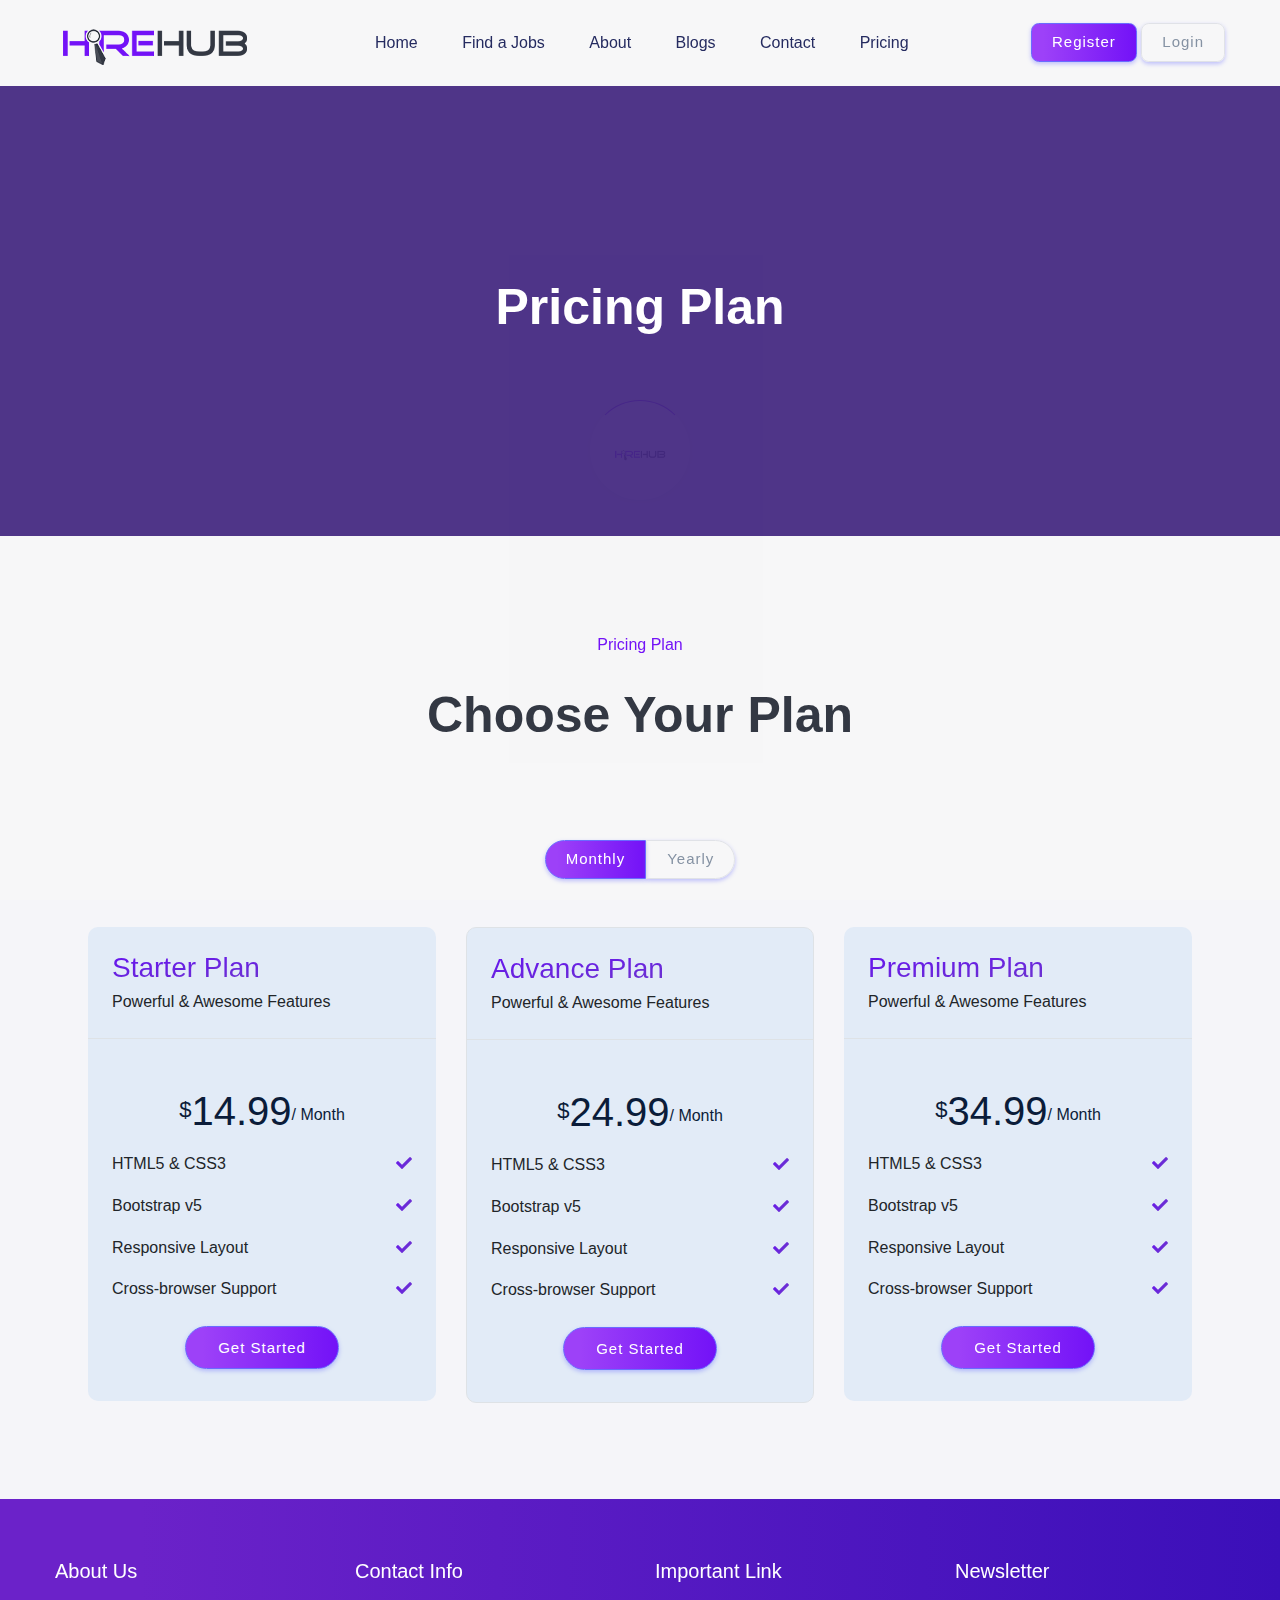
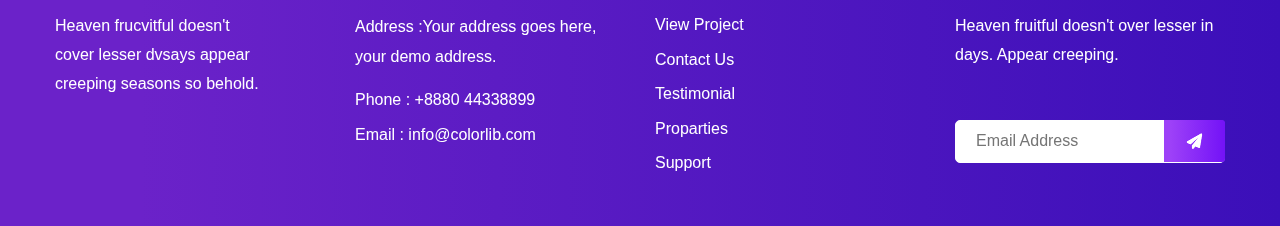
<file: pricing.html>
<!DOCTYPE html>
<html class="no-js" lang="zxx">

<head>
  <meta charset="utf-8" />
  <meta http-equiv="x-ua-compatible" content="ie=edge" />
  <title>Pricing HireHub</title>
  <meta name="description" content="" />
  <meta name="viewport" content="width=device-width, initial-scale=1" />
  <link rel="manifest" href="site.webmanifest" />
  <link rel="shortcut icon" type="image/x-icon" href="assets/img/favicon.ico" />

  <!-- CSS here -->
  <link rel="stylesheet" href="assets/css/bootstrap.min.css" />
  <link rel="stylesheet" href="assets/css/owl.carousel.min.css" />
  <link rel="stylesheet" href="assets/css/price_rangs.css" />
  <link rel="stylesheet" href="assets/css/flaticon.css" />
  <link rel="stylesheet" href="assets/css/slicknav.css" />
  <link rel="stylesheet" href="assets/css/animate.min.css" />
  <link rel="stylesheet" href="assets/css/magnific-popup.css" />
  <link rel="stylesheet" href="assets/css/fontawesome-all.min.css" />
  <link rel="stylesheet" href="assets/css/themify-icons.css" />
  <link rel="stylesheet" href="assets/css/slick.css" />
  <link rel="stylesheet" href="assets/css/nice-select.css" />
  <link rel="stylesheet" href="assets/css/style.css" />
  <link rel="stylesheet" href="assets/css/btn-core.css" />
  <link rel="stylesheet" href="assets/css/card-core.css" />
  <link rel="stylesheet" href="assets/css/form-core.css" />
</head>

<body>
  <!-- Preloader Start -->
  <div id="preloader-active">
    <div class="preloader d-flex align-items-center justify-content-center">
      <div class="preloader-inner position-relative">
        <div class="preloader-circle"></div>
        <div class="preloader-img pere-text">
          <img src="assets/img/logo/logo.png" alt="" />
        </div>
      </div>
    </div>
  </div>
  <!-- Preloader Start -->
  <header>
    <!-- Header Start -->
    <div class="header-area header-transparrent">
      <div class="headder-top header-sticky">
        <div class="container">
          <div class="row align-items-center">
            <div class="col-lg-3 col-md-2">
              <!-- Logo -->
              <div class="logo">
                <a href="index.html"><img src="assets/img/logo/logo.png" alt="" /></a>
              </div>
            </div>
            <div class="col-lg-9 col-md-9">
              <div class="menu-wrapper">
                <!-- Main-menu -->
                <div class="main-menu">
                  <nav class="d-none d-lg-block">
                    <ul id="navigation">
                      <li><a href="index.html">Home</a></li>
                      <li><a href="job_listing.html">Find a Jobs </a></li>
                      <li><a href="about.html">About</a></li>
                      <li><a href="blogs.html">Blogs</a></li>
                      <!-- <li>
                        <a href="#">Page</a>
                        <ul class="submenu">
                          <li><a href="blog.html">Blog</a></li>
                          <li><a href="single-blog.html">Blog Details</a></li>
                          <li><a href="elements.html">Elements</a></li>
                          <li><a href="job_details.html">job Details</a></li>
                        </ul>
                      </li> -->
                      <li><a href="contact.html">Contact</a></li>
                      <li><a href="pricing.html">Pricing</a></li>
                      <div
                        class="header-btn d-flex justify-content-center d-lg-none gap-x-2"
                      >
                        <a href="#" class="p-0">
                          <button
                            type="button"
                            class="btn btn-primary text-nowrap"
                          >
                            Register
                          </button>
                        </a>
                        <a href="#" class="p-0">
                          <button
                            type="button"
                            class="btn-with-icon btn btn-outline-secondary"
                          >
                            Login
                          </button>
                        </a>
                      </div>
                    </ul>
                  </nav>
                </div>
                <!-- Header-btn -->
                <div class="header-btn d-none f-right d-lg-block">
                  <!-- <a href="#" class="btn head-btn1">Register</a> -->
                  <a href="#">
                    <button type="button" class="btn btn-primary text-nowrap">
                      Register
                    </button>
                  </a>
                  <a href="#"
                    ><button
                      type="button"
                      class="btn-with-icon btn btn-outline-secondary"
                    >
                      Login
                    </button>
                  </a>
                </div>
              </div>
            </div>
            <!-- Mobile Menu -->
            <div class="col-12">
              <div class="mobile_menu d-block d-lg-none"></div>
            </div>
          </div>
        </div>
      </div>
    </div>
    <!-- Header End -->
  </header>
  <main>
    <!-- Hero Area Start-->
    <div class="slider-area">
      <div class="single-slider section-overly slider-height2 d-flex align-items-center" data-background="">
        <div class="container">
          <div class="row">
            <div class="col-xl-12">
              <div class="hero-cap text-center">
                <h2>Pricing Plan</h2>
              </div>
            </div>
          </div>
        </div>
      </div>
    </div>
    <!-- Hero Area End -->

    <!-- Pricing Start -->
    <div class="container-xxl py-5" id="pricing">
      <div class="container py-5 px-lg-5">
        <div class="row">
          <div class="col-lg-12">
            <div class="section-tittle text-center">
              <span>Pricing Plan</span>
              <h2>Choose Your Plan</h2>
            </div>
          </div>
        </div>
        <div class="tab-class text-center pricing wow fadeInUp" data-wow-delay="0.1s">
          <ul class="nav nav-pills d-inline-flex justify-content-center bg-primary-gradient rounded-pill mb-5">
            <li class="nav-item">
              <a class="active" data-toggle="pill" href="#tab-1">
                <button type="button" class="btn btn-outline-secondary uncolored">
                  Monthly
                </button>
                <button type="button" class="btn btn-primary text-nowrap colored">
                  Monthly
                </button>
              </a>
            </li>
            <li class="nav-item">
              <a class=" " data-toggle="pill" href="#tab-2">
                <button type="button" class="btn btn-primary text-nowrap colored">
                  Yearly
                </button>
                <button type="button" class="btn btn-outline-secondary uncolored">
                  Yearly
                </button>
              </a>
            </li>
          </ul>
          <div class="tab-content text-start">
            <div id="tab-1" class="tab-pane fade show p-0 active">
              <div class="row g-4">
                <div class="col-lg-4">
                  <div class="bg-light rounded">
                    <div class="border-bottom text-left p-4 mb-4">
                      <h3 class="text-primary-gradient mb-1 text-primary-gradient">
                        Starter Plan
                      </h3>
                      <span>Powerful & Awesome Features</span>
                    </div>
                    <div class="p-4 pt-0">
                      <h1 class="mb-3">
                        <small class="align-top" style="font-size: 22px; line-height: 45px">$</small>14.99<small
                          class="align-bottom" style="font-size: 16px; line-height: 40px">/ Month</small>
                      </h1>
                      <div class="d-flex justify-content-between mb-3">
                        <span>HTML5 & CSS3</span><i class="fa fa-check text-primary-gradient pt-1"></i>
                      </div>
                      <div class="d-flex justify-content-between mb-3">
                        <span>Bootstrap v5</span><i class="fa fa-check text-primary-gradient pt-1"></i>
                      </div>
                      <div class="d-flex justify-content-between mb-3">
                        <span>Responsive Layout</span><i class="fa fa-check text-primary-gradient pt-1"></i>
                      </div>
                      <div class="d-flex justify-content-between mb-2">
                        <span>Cross-browser Support</span><i class="fa fa-check text-primary-gradient pt-1"></i>
                      </div>
                      <a href="#">
                        <button type="button" class="btn btn-primary rounded-pill text-nowrap mt-3 mb-2">
                          Get Started
                        </button>
                      </a>
                    </div>
                  </div>
                </div>
                <div class="col-lg-4">
                  <div class="bg-light rounded border">
                    <div class="border-bottom text-left p-4 mb-4">
                      <h3 class="text-primary-gradient mb-1 text-primary-gradient">
                        Advance Plan
                      </h3>
                      <span>Powerful & Awesome Features</span>
                    </div>
                    <div class="p-4 pt-0">
                      <h1 class="mb-3">
                        <small class="align-top" style="font-size: 22px; line-height: 45px">$</small>24.99<small
                          class="align-bottom" style="font-size: 16px; line-height: 40px">/ Month</small>
                      </h1>
                      <div class="d-flex justify-content-between mb-3">
                        <span>HTML5 & CSS3</span><i class="fa fa-check text-primary-gradient pt-1"></i>
                      </div>
                      <div class="d-flex justify-content-between mb-3">
                        <span>Bootstrap v5</span><i class="fa fa-check text-primary-gradient pt-1"></i>
                      </div>
                      <div class="d-flex justify-content-between mb-3">
                        <span>Responsive Layout</span><i class="fa fa-check text-primary-gradient pt-1"></i>
                      </div>
                      <div class="d-flex justify-content-between mb-2">
                        <span>Cross-browser Support</span><i class="fa fa-check text-primary-gradient pt-1"></i>
                      </div>
                      <a href="#">
                        <button type="button" class="btn btn-primary rounded-pill text-nowrap mt-3 mb-2">
                          Get Started
                        </button>
                      </a>
                    </div>
                  </div>
                </div>
                <div class="col-lg-4">
                  <div class="bg-light rounded">
                    <div class="border-bottom text-left p-4 mb-4">
                      <h3 class="text-primary-gradient mb-1 text-primary-gradient">
                        Premium Plan
                      </h3>
                      <span>Powerful & Awesome Features</span>
                    </div>
                    <div class="p-4 pt-0">
                      <h1 class="mb-3">
                        <small class="align-top" style="font-size: 22px; line-height: 45px">$</small>34.99<small
                          class="align-bottom" style="font-size: 16px; line-height: 40px">/ Month</small>
                      </h1>
                      <div class="d-flex justify-content-between mb-3">
                        <span>HTML5 & CSS3</span><i class="fa fa-check text-primary-gradient pt-1"></i>
                      </div>
                      <div class="d-flex justify-content-between mb-3">
                        <span>Bootstrap v5</span><i class="fa fa-check text-primary-gradient pt-1"></i>
                      </div>
                      <div class="d-flex justify-content-between mb-3">
                        <span>Responsive Layout</span><i class="fa fa-check text-primary-gradient pt-1"></i>
                      </div>
                      <div class="d-flex justify-content-between mb-2">
                        <span>Cross-browser Support</span><i class="fa fa-check text-primary-gradient pt-1"></i>
                      </div>
                      <a href="#">
                        <button type="button" class="btn btn-primary rounded-pill text-nowrap mt-3 mb-2">
                          Get Started
                        </button>
                      </a>
                    </div>
                  </div>
                </div>
              </div>
            </div>
            <div id="tab-2" class="tab-pane fade p-0">
              <div class="row g-4">
                <div class="col-lg-4">
                  <div class="bg-light rounded">
                    <div class="border-bottom text-left p-4 mb-4">
                      <h3 class="text-primary-gradient mb-1 text-primary-gradient">
                        Starter Plan
                      </h3>
                      <span>Powerful & Awesome Features</span>
                    </div>
                    <div class="p-4 pt-0">
                      <h1 class="mb-3">
                        <small class="align-top" style="font-size: 22px; line-height: 45px">$</small>114.99<small
                          class="align-bottom" style="font-size: 16px; line-height: 40px">/ Yearly</small>
                      </h1>
                      <div class="d-flex justify-content-between mb-3">
                        <span>HTML5 & CSS3</span><i class="fa fa-check text-primary-gradient pt-1"></i>
                      </div>
                      <div class="d-flex justify-content-between mb-3">
                        <span>Bootstrap v5</span><i class="fa fa-check text-primary-gradient pt-1"></i>
                      </div>
                      <div class="d-flex justify-content-between mb-3">
                        <span>Responsive Layout</span><i class="fa fa-check text-primary-gradient pt-1"></i>
                      </div>
                      <div class="d-flex justify-content-between mb-2">
                        <span>Cross-browser Support</span><i class="fa fa-check text-primary-gradient pt-1"></i>
                      </div>
                      <a href="#">
                        <button type="button" class="btn btn-primary rounded-pill text-nowrap mt-3 mb-2">
                          Get Started
                        </button>
                      </a>
                    </div>
                  </div>
                </div>
                <div class="col-lg-4">
                  <div class="bg-light rounded border">
                    <div class="border-bottom text-left p-4 mb-4">
                      <h3 class="text-primary-gradient mb-1 text-primary-gradient">
                        Advance Plan
                      </h3>
                      <span>Powerful & Awesome Features</span>
                    </div>
                    <div class="p-4 pt-0">
                      <h1 class="mb-3">
                        <small class="align-top" style="font-size: 22px; line-height: 45px">$</small>124.99<small
                          class="align-bottom" style="font-size: 16px; line-height: 40px">/ Yearly</small>
                      </h1>
                      <div class="d-flex justify-content-between mb-3">
                        <span>HTML5 & CSS3</span><i class="fa fa-check text-primary-gradient pt-1"></i>
                      </div>
                      <div class="d-flex justify-content-between mb-3">
                        <span>Bootstrap v5</span><i class="fa fa-check text-primary-gradient pt-1"></i>
                      </div>
                      <div class="d-flex justify-content-between mb-3">
                        <span>Responsive Layout</span><i class="fa fa-check text-primary-gradient pt-1"></i>
                      </div>
                      <div class="d-flex justify-content-between mb-2">
                        <span>Cross-browser Support</span><i class="fa fa-check text-primary-gradient pt-1"></i>
                      </div>
                      <a href="#">
                        <button type="button" class="btn btn-primary rounded-pill text-nowrap mt-3 mb-2">
                          Get Started
                        </button>
                      </a>
                    </div>
                  </div>
                </div>
                <div class="col-lg-4">
                  <div class="bg-light rounded">
                    <div class="border-bottom text-left p-4 mb-4">
                      <h3 class="text-primary-gradient mb-1 text-primary-gradient">
                        Premium Plan
                      </h3>
                      <span>Powerful & Awesome Features</span>
                    </div>
                    <div class="p-4 pt-0">
                      <h1 class="mb-3">
                        <small class="align-top" style="font-size: 22px; line-height: 45px">$</small>134.99<small
                          class="align-bottom" style="font-size: 16px; line-height: 40px">/ Yearly</small>
                      </h1>
                      <div class="d-flex justify-content-between mb-3">
                        <span>HTML5 & CSS3</span><i class="fa fa-check text-primary-gradient pt-1"></i>
                      </div>
                      <div class="d-flex justify-content-between mb-3">
                        <span>Bootstrap v5</span><i class="fa fa-check text-primary-gradient pt-1"></i>
                      </div>
                      <div class="d-flex justify-content-between mb-3">
                        <span>Responsive Layout</span><i class="fa fa-check text-primary-gradient pt-1"></i>
                      </div>
                      <div class="d-flex justify-content-between mb-2">
                        <span>Cross-browser Support</span><i class="fa fa-check text-primary-gradient pt-1"></i>
                      </div>
                      <a href="#">
                        <button type="button" class="btn btn-primary rounded-pill text-nowrap mt-3 mb-2">
                          Get Started
                        </button>
                      </a>
                    </div>
                  </div>
                </div>
              </div>
            </div>
          </div>
        </div>
      </div>
    </div>
    <!-- Pricing End -->
  </main>
  <footer>
    <div class="footer-area footer-bg" style="padding-top: 60px">
      <div class="container">
        <div class="row d-flex justify-content-between">
          <div class="col-xl-3 col-lg-3 col-md-4 col-sm-6">
            <div class="single-footer-caption mb-50">
              <div class="single-footer-caption mb-30">
                <div class="footer-tittle">
                  <h4>About Us</h4>
                  <div class="footer-pera">
                    <p>
                      Heaven frucvitful doesn't cover lesser dvsays appear
                      creeping seasons so behold.
                    </p>
                  </div>
                </div>
              </div>
            </div>
          </div>
          <div class="col-xl-3 col-lg-3 col-md-4 col-sm-5">
            <div class="single-footer-caption mb-50">
              <div class="footer-tittle">
                <h4>Contact Info</h4>
                <ul>
                  <li>
                    <p>Address :Your address goes here, your demo address.</p>
                  </li>
                  <li><a href="#">Phone : +8880 44338899</a></li>
                  <li><a href="#">Email : info@colorlib.com</a></li>
                </ul>
              </div>
            </div>
          </div>
          <div class="col-xl-3 col-lg-3 col-md-4 col-sm-5">
            <div class="single-footer-caption mb-50">
              <div class="footer-tittle">
                <h4>Important Link</h4>
                <ul>
                  <li><a href="#"> View Project</a></li>
                  <li><a href="#">Contact Us</a></li>
                  <li><a href="#">Testimonial</a></li>
                  <li><a href="#">Proparties</a></li>
                  <li><a href="#">Support</a></li>
                </ul>
              </div>
            </div>
          </div>
          <div class="col-xl-3 col-lg-3 col-md-4 col-sm-5">
            <div class="single-footer-caption mb-50">
              <div class="footer-tittle">
                <h4>Newsletter</h4>
                <div class="footer-pera footer-pera2">
                  <p>
                    Heaven fruitful doesn't over lesser in days. Appear
                    creeping.
                  </p>
                </div>
                <!-- Form -->
                <div class="footer-form">
                  <div id="mc_embed_signup">
                    <form target="_blank"
                      action="https://spondonit.us12.list-manage.com/subscribe/post?u=1462626880ade1ac87bd9c93a&amp;id=92a4423d01"
                      method="get" class="subscribe_form relative mail_part">
                      <input type="email" name="email" id="newsletter-form-email" placeholder="Email Address"
                        class="placeholder hide-on-focus" onfocus="this.placeholder = ''"
                        onblur="this.placeholder = ' Email Address '" />
                      <div class="form-icon">
                        <button type="submit" name="submit" id="newsletter-submit"
                          class="email_icon newsletter-submit button-contactForm">
                          <img src="assets/img/icon/form.png" alt="" />
                        </button>
                      </div>
                      <div class="mt-10 info"></div>
                    </form>
                  </div>
                </div>
              </div>
            </div>
          </div>
        </div>
      </div>
    </div>
  </footer>

  <!-- JS here -->

  <!-- All JS Custom Plugins Link Here here -->
  <script src="./assets/js/vendor/modernizr-3.5.0.min.js"></script>
  <!-- Jquery, Popper, Bootstrap -->
  <script src="./assets/js/vendor/jquery-1.12.4.min.js"></script>
  <script src="./assets/js/popper.min.js"></script>
  <script src="./assets/js/bootstrap.min.js"></script>
  <!-- Jquery Mobile Menu -->
  <script src="./assets/js/jquery.slicknav.min.js"></script>

  <!-- Jquery Slick , Owl-Carousel Plugins -->
  <script src="./assets/js/owl.carousel.min.js"></script>
  <script src="./assets/js/slick.min.js"></script>
  <script src="./assets/js/price_rangs.js"></script>

  <!-- One Page, Animated-HeadLin -->
  <script src="./assets/js/wow.min.js"></script>
  <script src="./assets/js/animated.headline.js"></script>
  <script src="./assets/js/jquery.magnific-popup.js"></script>

  <!-- Scrollup, nice-select, sticky -->
  <script src="./assets/js/jquery.scrollUp.min.js"></script>
  <script src="./assets/js/jquery.nice-select.min.js"></script>
  <script src="./assets/js/jquery.sticky.js"></script>

  <!-- contact js -->
  <script src="./assets/js/contact.js"></script>
  <script src="./assets/js/jquery.form.js"></script>
  <script src="./assets/js/jquery.validate.min.js"></script>
  <script src="./assets/js/mail-script.js"></script>
  <script src="./assets/js/jquery.ajaxchimp.min.js"></script>

  <!-- Jquery Plugins, main Jquery -->
  <script src="./assets/js/plugins.js"></script>
  <script src="./assets/js/main.js"></script>
</body>

</html>
</file>
<file: assets/css/flaticon.css>
/*
  	Flaticon icon font: Flaticon
  	Creation date: 10/03/2020 09:37
  	*/

@font-face {
  font-family: "Flaticon";
  src: url("../fonts/Flaticon.eot");
  src: url("../fonts/Flaticon.eot?#iefix") format("embedded-opentype"),
       url("../fonts/Flaticon.woff2") format("woff2"),
       url("../fonts/Flaticon.woff") format("woff"),
       url("../fonts/Flaticon.ttf") format("truetype"),
       url("../fonts/Flaticon.svg#Flaticon") format("svg");
  font-weight: normal;
  font-style: normal;
}

@media screen and (-webkit-min-device-pixel-ratio:0) {
  @font-face {
    font-family: "Flaticon";
    src: url("../fonts/Flaticon.svg#Flaticon") format("svg");
  }
}

[class^="flaticon-"]:before, [class*=" flaticon-"]:before,
[class^="flaticon-"]:after, [class*=" flaticon-"]:after {   
  font-family: Flaticon;

font-style: normal;
margin-left: 20px;
}

.flaticon-tour:before { content: "\f100"; }
.flaticon-report:before { content: "\f101"; }
.flaticon-cms:before { content: "\f102"; }
.flaticon-app:before { content: "\f103"; }
.flaticon-helmet:before { content: "\f104"; }
.flaticon-high-tech:before { content: "\f105"; }
.flaticon-real-estate:before { content: "\f106"; }
.flaticon-content:before { content: "\f107"; }
.flaticon-search:before { content: "\f108"; }
.flaticon-curriculum-vitae:before { content: "\f109"; }
</file>
<file: assets/css/price_rangs.css>
/* Ion.RangeSlider
// css version 2.0.3
// Â© 2013-2014 Denis Ineshin | IonDen.com
// ===================================================================================================================*/

/* =====================================================================================================================
// RangeSlider */

.irs {
    position: relative; display: block;
    -webkit-touch-callout: none;
    -webkit-user-select: none;
     -khtml-user-select: none;
       -moz-user-select: none;
        -ms-user-select: none;
            user-select: none;
}
    .irs-line {
        position: relative; display: block;
        overflow: hidden;
        outline: none !important;
    }
        .irs-line-left, .irs-line-mid, .irs-line-right {
            position: absolute; display: block;
            top: 0;
        }
        .irs-line-left {
            left: 0; width: 11%;
        }
        .irs-line-mid {
            left: 9%; width: 82%;
        }
        .irs-line-right {
            right: 0; width: 11%;
        }

    .irs-bar {
        position: absolute; display: block;
        left: 0; width: 0;
    }
        .irs-bar-edge {
            position: absolute; display: block;
            top: 0; left: 0;
        }

    .irs-shadow {
        position: absolute; display: none;
        left: 0; width: 0;
    }

    .irs-slider {
        position: absolute; display: block;
        cursor: default;
        z-index: 1;
    }
        .irs-slider.single {

        }
        .irs-slider.from {

        }
        .irs-slider.to {

        }
        .irs-slider.type_last {
            z-index: 2;
        }

    .irs-min {
        position: absolute; display: block;
        left: 0;
        cursor: default;
    }
    .irs-max {
        position: absolute; display: block;
        right: 0;
        cursor: default;
    }

    .irs-from, .irs-to, .irs-single {
        position: absolute; display: block;
        top: 0; left: 0;
        cursor: default;
        white-space: nowrap;
    }

.irs-grid {
    position: absolute; display: none;
    bottom: 0; left: 0;
    width: 100%; height: 20px;
}
.irs-with-grid .irs-grid {
    display: block;
}
    .irs-grid-pol {
        position: absolute;
        top: 0; left: 0;
        width: 1px; height: 8px;
        background: #000;
    }
    .irs-grid-pol.small {
        height: 4px;
    }
    .irs-grid-text {
        position: absolute;
        bottom: 0; left: 0;
        white-space: nowrap;
        text-align: center;
        font-size: 9px; line-height: 9px;
        padding: 0 3px;
        color: #000;
    }

.irs-disable-mask {
    position: absolute; display: block;
    top: 0; left: -1%;
    width: 102%; height: 100%;
    cursor: default;
    background: rgba(0,0,0,0.0);
    z-index: 2;
}
.lt-ie9 .irs-disable-mask {
    background: #000;
    filter: alpha(opacity=0);
    cursor: not-allowed;
}

.irs-disabled {
    opacity: 0.4;
}


.irs-hidden-input {
    position: absolute !important;
    display: block !important;
    top: 0 !important;
    left: 0 !important;
    width: 0 !important;
    height: 0 !important;
    font-size: 0 !important;
    line-height: 0 !important;
    padding: 0 !important;
    margin: 0 !important;
    outline: none !important;
    z-index: -9999 !important;
    background: none !important;
    border-style: solid !important;
    border-color: transparent !important;
}


/* Ion.RangeSlider, Simple Skin
// css version 2.0.3
// Â© Denis Ineshin, 2014    https://github.com/IonDen
// Â© guybowden, 2014        https://github.com/guybowden
// ===================================================================================================================*/

/* =====================================================================================================================
// Skin details */

.irs {
    height: 55px;
}
.irs-with-grid {
    height: 75px;
}
.irs-line {
    height: 10px; top: 33px;
    background: #EEE;
    background: linear-gradient(to bottom, #DDD -50%, #FFF 150%); /* W3C */
    border: 1px solid #CCC;
    border-radius: 16px;
    -moz-border-radius: 16px;
}
    .irs-line-left {
        height: 8px;
    }
    .irs-line-mid {
        height: 8px;
    }
    .irs-line-right {
        height: 8px;
    }

.irs-bar {
    height: 10px; top: 33px;
    border-top: 1px solid #428bca;
    border-bottom: 1px solid #428bca;
    background: #428bca;
    background: linear-gradient(to top, rgba(66,139,202,1) 0%,rgba(127,195,232,1) 100%); /* W3C */
}
    .irs-bar-edge {
        height: 10px; top: 33px;
        width: 14px;
        border: 1px solid #428bca;
        border-right: 0;
        background: #428bca;
        background: linear-gradient(to top, rgba(66,139,202,1) 0%,rgba(127,195,232,1) 100%); /* W3C */
        border-radius: 16px 0 0 16px;
        -moz-border-radius: 16px 0 0 16px;
    }

.irs-shadow {
    height: 2px; top: 38px;
    background: #000;
    opacity: 0.3;
    border-radius: 5px;
    -moz-border-radius: 5px;
}
.lt-ie9 .irs-shadow {
    filter: alpha(opacity=30);
}

.irs-slider {
    top: 25px;
    width: 27px; height: 27px;
    border: 1px solid #AAA;
    background: #DDD;
    background: linear-gradient(to bottom, rgba(255,255,255,1) 0%,rgba(220,220,220,1) 20%,rgba(255,255,255,1) 100%); /* W3C */
    border-radius: 27px;
    -moz-border-radius: 27px;
    box-shadow: 1px 1px 3px rgba(0,0,0,0.3);
    cursor: pointer;
}

.irs-slider.state_hover, .irs-slider:hover {
    background: #FFF;
}

.irs-min, .irs-max {
    color: #333;
    font-size: 12px; line-height: 1.333;
    text-shadow: none;
    top: 0;
    padding: 1px 5px;
    background: rgba(0,0,0,0.1);
    border-radius: 3px;
    -moz-border-radius: 3px;
}

.lt-ie9 .irs-min, .lt-ie9 .irs-max {
    background: #ccc;
}

.lt-ie9 .irs-from, .lt-ie9 .irs-to, .lt-ie9 .irs-single {
    background: #999;
}

.irs-grid {
    height: 27px;
}
.irs-grid-pol {
    opacity: 0.5;
    background: #428bca;
}
.irs-grid-pol.small {
    background: #999;
}

.irs-grid-text {
    bottom: 5px;
    color: #99a4ac;
}

.irs-disabled {
}
</file>
<file: assets/css/themify-icons.css>
@font-face {
	font-family: 'themify';
	src:url('../fonts/themify.eot?-fvbane');


	src:url('../fonts/themify.eot?#iefix-fvbane') format('embedded-opentype'),
		url('../fonts/themify.woff?-fvbane') format('woff'),
		url('../fonts/themify.ttf?-fvbane') format('truetype'),
		url('../fonts/themify.svg?-fvbane#themify') format('svg');
	font-weight: normal;
	font-style: normal;
}

[class^="ti-"], [class*=" ti-"] {
	font-family: 'themify';
	speak: none;
	font-style: normal;
	font-weight: normal;
	font-variant: normal;
	text-transform: none;
	line-height: 1;

	/* Better Font Rendering =========== */
	-webkit-font-smoothing: antialiased;
	-moz-osx-font-smoothing: grayscale;
}

.ti-wand:before {
	content: "\e600";
}
.ti-volume:before {
	content: "\e601";
}
.ti-user:before {
	content: "\e602";
}
.ti-unlock:before {
	content: "\e603";
}
.ti-unlink:before {
	content: "\e604";
}
.ti-trash:before {
	content: "\e605";
}
.ti-thought:before {
	content: "\e606";
}
.ti-target:before {
	content: "\e607";
}
.ti-tag:before {
	content: "\e608";
}
.ti-tablet:before {
	content: "\e609";
}
.ti-star:before {
	content: "\e60a";
}
.ti-spray:before {
	content: "\e60b";
}
.ti-signal:before {
	content: "\e60c";
}
.ti-shopping-cart:before {
	content: "\e60d";
}
.ti-shopping-cart-full:before {
	content: "\e60e";
}
.ti-settings:before {
	content: "\e60f";
}
.ti-search:before {
	content: "\e610";
}
.ti-zoom-in:before {
	content: "\e611";
}
.ti-zoom-out:before {
	content: "\e612";
}
.ti-cut:before {
	content: "\e613";
}
.ti-ruler:before {
	content: "\e614";
}
.ti-ruler-pencil:before {
	content: "\e615";
}
.ti-ruler-alt:before {
	content: "\e616";
}
.ti-bookmark:before {
	content: "\e617";
}
.ti-bookmark-alt:before {
	content: "\e618";
}
.ti-reload:before {
	content: "\e619";
}
.ti-plus:before {
	content: "\e61a";
}
.ti-pin:before {
	content: "\e61b";
}
.ti-pencil:before {
	content: "\e61c";
}
.ti-pencil-alt:before {
	content: "\e61d";
}
.ti-paint-roller:before {
	content: "\e61e";
}
.ti-paint-bucket:before {
	content: "\e61f";
}
.ti-na:before {
	content: "\e620";
}
.ti-mobile:before {
	content: "\e621";
}
.ti-minus:before {
	content: "\e622";
}
.ti-medall:before {
	content: "\e623";
}
.ti-medall-alt:before {
	content: "\e624";
}
.ti-marker:before {
	content: "\e625";
}
.ti-marker-alt:before {
	content: "\e626";
}
.ti-arrow-up:before {
	content: "\e627";
}
.ti-arrow-right:before {
	content: "\e628";
}
.ti-arrow-left:before {
	content: "\e629";
}
.ti-arrow-down:before {
	content: "\e62a";
}
.ti-lock:before {
	content: "\e62b";
}
.ti-location-arrow:before {
	content: "\e62c";
}
.ti-link:before {
	content: "\e62d";
}
.ti-layout:before {
	content: "\e62e";
}
.ti-layers:before {
	content: "\e62f";
}
.ti-layers-alt:before {
	content: "\e630";
}
.ti-key:before {
	content: "\e631";
}
.ti-import:before {
	content: "\e632";
}
.ti-image:before {
	content: "\e633";
}
.ti-heart:before {
	content: "\e634";
}
.ti-heart-broken:before {
	content: "\e635";
}
.ti-hand-stop:before {
	content: "\e636";
}
.ti-hand-open:before {
	content: "\e637";
}
.ti-hand-drag:before {
	content: "\e638";
}
.ti-folder:before {
	content: "\e639";
}
.ti-flag:before {
	content: "\e63a";
}
.ti-flag-alt:before {
	content: "\e63b";
}
.ti-flag-alt-2:before {
	content: "\e63c";
}
.ti-eye:before {
	content: "\e63d";
}
.ti-export:before {
	content: "\e63e";
}
.ti-exchange-vertical:before {
	content: "\e63f";
}
.ti-desktop:before {
	content: "\e640";
}
.ti-cup:before {
	content: "\e641";
}
.ti-crown:before {
	content: "\e642";
}
.ti-comments:before {
	content: "\e643";
}
.ti-comment:before {
	content: "\e644";
}
.ti-comment-alt:before {
	content: "\e645";
}
.ti-close:before {
	content: "\e646";
}
.ti-clip:before {
	content: "\e647";
}
.ti-angle-up:before {
	content: "\e648";
}
.ti-angle-right:before {
	content: "\e649";
}
.ti-angle-left:before {
	content: "\e64a";
}
.ti-angle-down:before {
	content: "\e64b";
}
.ti-check:before {
	content: "\e64c";
}
.ti-check-box:before {
	content: "\e64d";
}
.ti-camera:before {
	content: "\e64e";
}
.ti-announcement:before {
	content: "\e64f";
}
.ti-brush:before {
	content: "\e650";
}
.ti-briefcase:before {
	content: "\e651";
}
.ti-bolt:before {
	content: "\e652";
}
.ti-bolt-alt:before {
	content: "\e653";
}
.ti-blackboard:before {
	content: "\e654";
}
.ti-bag:before {
	content: "\e655";
}
.ti-move:before {
	content: "\e656";
}
.ti-arrows-vertical:before {
	content: "\e657";
}
.ti-arrows-horizontal:before {
	content: "\e658";
}
.ti-fullscreen:before {
	content: "\e659";
}
.ti-arrow-top-right:before {
	content: "\e65a";
}
.ti-arrow-top-left:before {
	content: "\e65b";
}
.ti-arrow-circle-up:before {
	content: "\e65c";
}
.ti-arrow-circle-right:before {
	content: "\e65d";
}
.ti-arrow-circle-left:before {
	content: "\e65e";
}
.ti-arrow-circle-down:before {
	content: "\e65f";
}
.ti-angle-double-up:before {
	content: "\e660";
}
.ti-angle-double-right:before {
	content: "\e661";
}
.ti-angle-double-left:before {
	content: "\e662";
}
.ti-angle-double-down:before {
	content: "\e663";
}
.ti-zip:before {
	content: "\e664";
}
.ti-world:before {
	content: "\e665";
}
.ti-wheelchair:before {
	content: "\e666";
}
.ti-view-list:before {
	content: "\e667";
}
.ti-view-list-alt:before {
	content: "\e668";
}
.ti-view-grid:before {
	content: "\e669";
}
.ti-uppercase:before {
	content: "\e66a";
}
.ti-upload:before {
	content: "\e66b";
}
.ti-underline:before {
	content: "\e66c";
}
.ti-truck:before {
	content: "\e66d";
}
.ti-timer:before {
	content: "\e66e";
}
.ti-ticket:before {
	content: "\e66f";
}
.ti-thumb-up:before {
	content: "\e670";
}
.ti-thumb-down:before {
	content: "\e671";
}
.ti-text:before {
	content: "\e672";
}
.ti-stats-up:before {
	content: "\e673";
}
.ti-stats-down:before {
	content: "\e674";
}
.ti-split-v:before {
	content: "\e675";
}
.ti-split-h:before {
	content: "\e676";
}
.ti-smallcap:before {
	content: "\e677";
}
.ti-shine:before {
	content: "\e678";
}
.ti-shift-right:before {
	content: "\e679";
}
.ti-shift-left:before {
	content: "\e67a";
}
.ti-shield:before {
	content: "\e67b";
}
.ti-notepad:before {
	content: "\e67c";
}
.ti-server:before {
	content: "\e67d";
}
.ti-quote-right:before {
	content: "\e67e";
}
.ti-quote-left:before {
	content: "\e67f";
}
.ti-pulse:before {
	content: "\e680";
}
.ti-printer:before {
	content: "\e681";
}
.ti-power-off:before {
	content: "\e682";
}
.ti-plug:before {
	content: "\e683";
}
.ti-pie-chart:before {
	content: "\e684";
}
.ti-paragraph:before {
	content: "\e685";
}
.ti-panel:before {
	content: "\e686";
}
.ti-package:before {
	content: "\e687";
}
.ti-music:before {
	content: "\e688";
}
.ti-music-alt:before {
	content: "\e689";
}
.ti-mouse:before {
	content: "\e68a";
}
.ti-mouse-alt:before {
	content: "\e68b";
}
.ti-money:before {
	content: "\e68c";
}
.ti-microphone:before {
	content: "\e68d";
}
.ti-menu:before {
	content: "\e68e";
}
.ti-menu-alt:before {
	content: "\e68f";
}
.ti-map:before {
	content: "\e690";
}
.ti-map-alt:before {
	content: "\e691";
}
.ti-loop:before {
	content: "\e692";
}
.ti-location-pin:before {
	content: "\e693";
}
.ti-list:before {
	content: "\e694";
}
.ti-light-bulb:before {
	content: "\e695";
}
.ti-Italic:before {
	content: "\e696";
}
.ti-info:before {
	content: "\e697";
}
.ti-infinite:before {
	content: "\e698";
}
.ti-id-badge:before {
	content: "\e699";
}
.ti-hummer:before {
	content: "\e69a";
}
.ti-home:before {
	content: "\e69b";
}
.ti-help:before {
	content: "\e69c";
}
.ti-headphone:before {
	content: "\e69d";
}
.ti-harddrives:before {
	content: "\e69e";
}
.ti-harddrive:before {
	content: "\e69f";
}
.ti-gift:before {
	content: "\e6a0";
}
.ti-game:before {
	content: "\e6a1";
}
.ti-filter:before {
	content: "\e6a2";
}
.ti-files:before {
	content: "\e6a3";
}
.ti-file:before {
	content: "\e6a4";
}
.ti-eraser:before {
	content: "\e6a5";
}
.ti-envelope:before {
	content: "\e6a6";
}
.ti-download:before {
	content: "\e6a7";
}
.ti-direction:before {
	content: "\e6a8";
}
.ti-direction-alt:before {
	content: "\e6a9";
}
.ti-dashboard:before {
	content: "\e6aa";
}
.ti-control-stop:before {
	content: "\e6ab";
}
.ti-control-shuffle:before {
	content: "\e6ac";
}
.ti-control-play:before {
	content: "\e6ad";
}
.ti-control-pause:before {
	content: "\e6ae";
}
.ti-control-forward:before {
	content: "\e6af";
}
.ti-control-backward:before {
	content: "\e6b0";
}
.ti-cloud:before {
	content: "\e6b1";
}
.ti-cloud-up:before {
	content: "\e6b2";
}
.ti-cloud-down:before {
	content: "\e6b3";
}
.ti-clipboard:before {
	content: "\e6b4";
}
.ti-car:before {
	content: "\e6b5";
}
.ti-calendar:before {
	content: "\e6b6";
}
.ti-book:before {
	content: "\e6b7";
}
.ti-bell:before {
	content: "\e6b8";
}
.ti-basketball:before {
	content: "\e6b9";
}
.ti-bar-chart:before {
	content: "\e6ba";
}
.ti-bar-chart-alt:before {
	content: "\e6bb";
}
.ti-back-right:before {
	content: "\e6bc";
}
.ti-back-left:before {
	content: "\e6bd";
}
.ti-arrows-corner:before {
	content: "\e6be";
}
.ti-archive:before {
	content: "\e6bf";
}
.ti-anchor:before {
	content: "\e6c0";
}
.ti-align-right:before {
	content: "\e6c1";
}
.ti-align-left:before {
	content: "\e6c2";
}
.ti-align-justify:before {
	content: "\e6c3";
}
.ti-align-center:before {
	content: "\e6c4";
}
.ti-alert:before {
	content: "\e6c5";
}
.ti-alarm-clock:before {
	content: "\e6c6";
}
.ti-agenda:before {
	content: "\e6c7";
}
.ti-write:before {
	content: "\e6c8";
}
.ti-window:before {
	content: "\e6c9";
}
.ti-widgetized:before {
	content: "\e6ca";
}
.ti-widget:before {
	content: "\e6cb";
}
.ti-widget-alt:before {
	content: "\e6cc";
}
.ti-wallet:before {
	content: "\e6cd";
}
.ti-video-clapper:before {
	content: "\e6ce";
}
.ti-video-camera:before {
	content: "\e6cf";
}
.ti-vector:before {
	content: "\e6d0";
}
.ti-themify-logo:before {
	content: "\e6d1";
}
.ti-themify-favicon:before {
	content: "\e6d2";
}
.ti-themify-favicon-alt:before {
	content: "\e6d3";
}
.ti-support:before {
	content: "\e6d4";
}
.ti-stamp:before {
	content: "\e6d5";
}
.ti-split-v-alt:before {
	content: "\e6d6";
}
.ti-slice:before {
	content: "\e6d7";
}
.ti-shortcode:before {
	content: "\e6d8";
}
.ti-shift-right-alt:before {
	content: "\e6d9";
}
.ti-shift-left-alt:before {
	content: "\e6da";
}
.ti-ruler-alt-2:before {
	content: "\e6db";
}
.ti-receipt:before {
	content: "\e6dc";
}
.ti-pin2:before {
	content: "\e6dd";
}
.ti-pin-alt:before {
	content: "\e6de";
}
.ti-pencil-alt2:before {
	content: "\e6df";
}
.ti-palette:before {
	content: "\e6e0";
}
.ti-more:before {
	content: "\e6e1";
}
.ti-more-alt:before {
	content: "\e6e2";
}
.ti-microphone-alt:before {
	content: "\e6e3";
}
.ti-magnet:before {
	content: "\e6e4";
}
.ti-line-double:before {
	content: "\e6e5";
}
.ti-line-dotted:before {
	content: "\e6e6";
}
.ti-line-dashed:before {
	content: "\e6e7";
}
.ti-layout-width-full:before {
	content: "\e6e8";
}
.ti-layout-width-default:before {
	content: "\e6e9";
}
.ti-layout-width-default-alt:before {
	content: "\e6ea";
}
.ti-layout-tab:before {
	content: "\e6eb";
}
.ti-layout-tab-window:before {
	content: "\e6ec";
}
.ti-layout-tab-v:before {
	content: "\e6ed";
}
.ti-layout-tab-min:before {
	content: "\e6ee";
}
.ti-layout-slider:before {
	content: "\e6ef";
}
.ti-layout-slider-alt:before {
	content: "\e6f0";
}
.ti-layout-sidebar-right:before {
	content: "\e6f1";
}
.ti-layout-sidebar-none:before {
	content: "\e6f2";
}
.ti-layout-sidebar-left:before {
	content: "\e6f3";
}
.ti-layout-placeholder:before {
	content: "\e6f4";
}
.ti-layout-menu:before {
	content: "\e6f5";
}
.ti-layout-menu-v:before {
	content: "\e6f6";
}
.ti-layout-menu-separated:before {
	content: "\e6f7";
}
.ti-layout-menu-full:before {
	content: "\e6f8";
}
.ti-layout-media-right-alt:before {
	content: "\e6f9";
}
.ti-layout-media-right:before {
	content: "\e6fa";
}
.ti-layout-media-overlay:before {
	content: "\e6fb";
}
.ti-layout-media-overlay-alt:before {
	content: "\e6fc";
}
.ti-layout-media-overlay-alt-2:before {
	content: "\e6fd";
}
.ti-layout-media-left-alt:before {
	content: "\e6fe";
}
.ti-layout-media-left:before {
	content: "\e6ff";
}
.ti-layout-media-center-alt:before {
	content: "\e700";
}
.ti-layout-media-center:before {
	content: "\e701";
}
.ti-layout-list-thumb:before {
	content: "\e702";
}
.ti-layout-list-thumb-alt:before {
	content: "\e703";
}
.ti-layout-list-post:before {
	content: "\e704";
}
.ti-layout-list-large-image:before {
	content: "\e705";
}
.ti-layout-line-solid:before {
	content: "\e706";
}
.ti-layout-grid4:before {
	content: "\e707";
}
.ti-layout-grid3:before {
	content: "\e708";
}
.ti-layout-grid2:before {
	content: "\e709";
}
.ti-layout-grid2-thumb:before {
	content: "\e70a";
}
.ti-layout-cta-right:before {
	content: "\e70b";
}
.ti-layout-cta-left:before {
	content: "\e70c";
}
.ti-layout-cta-center:before {
	content: "\e70d";
}
.ti-layout-cta-btn-right:before {
	content: "\e70e";
}
.ti-layout-cta-btn-left:before {
	content: "\e70f";
}
.ti-layout-column4:before {
	content: "\e710";
}
.ti-layout-column3:before {
	content: "\e711";
}
.ti-layout-column2:before {
	content: "\e712";
}
.ti-layout-accordion-separated:before {
	content: "\e713";
}
.ti-layout-accordion-merged:before {
	content: "\e714";
}
.ti-layout-accordion-list:before {
	content: "\e715";
}
.ti-ink-pen:before {
	content: "\e716";
}
.ti-info-alt:before {
	content: "\e717";
}
.ti-help-alt:before {
	content: "\e718";
}
.ti-headphone-alt:before {
	content: "\e719";
}
.ti-hand-point-up:before {
	content: "\e71a";
}
.ti-hand-point-right:before {
	content: "\e71b";
}
.ti-hand-point-left:before {
	content: "\e71c";
}
.ti-hand-point-down:before {
	content: "\e71d";
}
.ti-gallery:before {
	content: "\e71e";
}
.ti-face-smile:before {
	content: "\e71f";
}
.ti-face-sad:before {
	content: "\e720";
}
.ti-credit-card:before {
	content: "\e721";
}
.ti-control-skip-forward:before {
	content: "\e722";
}
.ti-control-skip-backward:before {
	content: "\e723";
}
.ti-control-record:before {
	content: "\e724";
}
.ti-control-eject:before {
	content: "\e725";
}
.ti-comments-smiley:before {
	content: "\e726";
}
.ti-brush-alt:before {
	content: "\e727";
}
.ti-youtube:before {
	content: "\e728";
}
.ti-vimeo:before {
	content: "\e729";
}
.ti-twitter:before {
	content: "\e72a";
}
.ti-time:before {
	content: "\e72b";
}
.ti-tumblr:before {
	content: "\e72c";
}
.ti-skype:before {
	content: "\e72d";
}
.ti-share:before {
	content: "\e72e";
}
.ti-share-alt:before {
	content: "\e72f";
}
.ti-rocket:before {
	content: "\e730";
}
.ti-pinterest:before {
	content: "\e731";
}
.ti-new-window:before {
	content: "\e732";
}
.ti-microsoft:before {
	content: "\e733";
}
.ti-list-ol:before {
	content: "\e734";
}
.ti-linkedin:before {
	content: "\e735";
}
.ti-layout-sidebar-2:before {
	content: "\e736";
}
.ti-layout-grid4-alt:before {
	content: "\e737";
}
.ti-layout-grid3-alt:before {
	content: "\e738";
}
.ti-layout-grid2-alt:before {
	content: "\e739";
}
.ti-layout-column4-alt:before {
	content: "\e73a";
}
.ti-layout-column3-alt:before {
	content: "\e73b";
}
.ti-layout-column2-alt:before {
	content: "\e73c";
}
.ti-instagram:before {
	content: "\e73d";
}
.ti-google:before {
	content: "\e73e";
}
.ti-github:before {
	content: "\e73f";
}
.ti-flickr:before {
	content: "\e740";
}
.ti-facebook:before {
	content: "\e741";
}
.ti-dropbox:before {
	content: "\e742";
}
.ti-dribbble:before {
	content: "\e743";
}
.ti-apple:before {
	content: "\e744";
}
.ti-android:before {
	content: "\e745";
}
.ti-save:before {
	content: "\e746";
}
.ti-save-alt:before {
	content: "\e747";
}
.ti-yahoo:before {
	content: "\e748";
}
.ti-wordpress:before {
	content: "\e749";
}
.ti-vimeo-alt:before {
	content: "\e74a";
}
.ti-twitter-alt:before {
	content: "\e74b";
}
.ti-tumblr-alt:before {
	content: "\e74c";
}
.ti-trello:before {
	content: "\e74d";
}
.ti-stack-overflow:before {
	content: "\e74e";
}
.ti-soundcloud:before {
	content: "\e74f";
}
.ti-sharethis:before {
	content: "\e750";
}
.ti-sharethis-alt:before {
	content: "\e751";
}
.ti-reddit:before {
	content: "\e752";
}
.ti-pinterest-alt:before {
	content: "\e753";
}
.ti-microsoft-alt:before {
	content: "\e754";
}
.ti-linux:before {
	content: "\e755";
}
.ti-jsfiddle:before {
	content: "\e756";
}
.ti-joomla:before {
	content: "\e757";
}
.ti-html5:before {
	content: "\e758";
}
.ti-flickr-alt:before {
	content: "\e759";
}
.ti-email:before {
	content: "\e75a";
}
.ti-drupal:before {
	content: "\e75b";
}
.ti-dropbox-alt:before {
	content: "\e75c";
}
.ti-css3:before {
	content: "\e75d";
}
.ti-rss:before {
	content: "\e75e";
}
.ti-rss-alt:before {
	content: "\e75f";
}
</file>
<file: assets/css/nice-select.css>
.nice-select {
  -webkit-tap-highlight-color: transparent;
  background-color: #fff;
  border-radius: 5px;
  border: solid 1px #e8e8e8;
  box-sizing: border-box;
  clear: both;
  cursor: pointer;
  display: block;
  float: left;
  font-family: inherit;
  font-size: 14px;
  font-weight: normal;
  height: 42px;
  line-height: 40px;
  outline: none;
  padding-left: 18px;
  padding-right: 30px;
  position: relative;
  text-align: left !important;
  -webkit-transition: all 0.2s ease-in-out;
  transition: all 0.2s ease-in-out;
  -webkit-user-select: none;
     -moz-user-select: none;
      -ms-user-select: none;
          user-select: none;
  white-space: nowrap;
  width: auto; }
  .nice-select:hover {
    border-color: #dbdbdb; }
  .nice-select:active, .nice-select.open, .nice-select:focus {
    border-color: #999; }
  /* .nice-select:after {
    border-bottom: 2px solid #999;
    border-right: 2px solid #999;
    content: '';
    display: block;
    height: 5px;
    margin-top: -4px;
    pointer-events: none;
    position: absolute;
    right: 12px;
    top: 50%;
    -webkit-transform-origin: 66% 66%;
        -ms-transform-origin: 66% 66%;
            transform-origin: 66% 66%;
    -webkit-transform: rotate(45deg);
        -ms-transform: rotate(45deg);
            transform: rotate(45deg);
    -webkit-transition: all 0.15s ease-in-out;
    transition: all 0.15s ease-in-out;
    width: 5px; } */
  .nice-select.open:after {
    -webkit-transform: rotate(-135deg);
        -ms-transform: rotate(-135deg);
            transform: rotate(-135deg); }
  .nice-select.open .list {
    opacity: 1;
    pointer-events: auto;
    -webkit-transform: scale(1) translateY(0);
        -ms-transform: scale(1) translateY(0);
            transform: scale(1) translateY(0); }
  .nice-select.disabled {
    border-color: #ededed;
    color: #999;
    pointer-events: none; }
    .nice-select.disabled:after {
      border-color: #cccccc; }
  .nice-select.wide {
    width: 100%; }
    .nice-select.wide .list {
      left: 0 !important;
      right: 0 !important; }
  .nice-select.right {
    float: right; }
    .nice-select.right .list {
      left: auto;
      right: 0; }
  .nice-select.small {
    font-size: 12px;
    height: 36px;
    line-height: 34px; }
    .nice-select.small:after {
      height: 4px;
      width: 4px; }
    .nice-select.small .option {
      line-height: 34px;
      min-height: 34px; }
  .nice-select .list {
    background-color: #fff;
    border-radius: 5px;
    box-shadow: 0 0 0 1px rgba(68, 68, 68, 0.11);
    box-sizing: border-box;
    margin-top: 4px;
    opacity: 0;
    overflow: hidden;
    padding: 0;
    pointer-events: none;
    position: absolute;
    top: 100%;
    left: 0;
    -webkit-transform-origin: 50% 0;
        -ms-transform-origin: 50% 0;
            transform-origin: 50% 0;
    -webkit-transform: scale(0.75) translateY(-21px);
        -ms-transform: scale(0.75) translateY(-21px);
            transform: scale(0.75) translateY(-21px);
    -webkit-transition: all 0.2s cubic-bezier(0.5, 0, 0, 1.25), opacity 0.15s ease-out;
    transition: all 0.2s cubic-bezier(0.5, 0, 0, 1.25), opacity 0.15s ease-out;
    z-index: 9; }
    .nice-select .list:hover .option:not(:hover) {
      background-color: transparent !important; }
  .nice-select .option {
    cursor: pointer;
    font-weight: 400;
    line-height: 40px;
    list-style: none;
    min-height: 40px;
    outline: none;
    padding-left: 18px;
    padding-right: 29px;
    text-align: left;
    -webkit-transition: all 0.2s;
    transition: all 0.2s; }
    .nice-select .option:hover, .nice-select .option.focus, .nice-select .option.selected.focus {
      background-color: #f6f6f6; }
    .nice-select .option.selected {
      font-weight: bold; }
    .nice-select .option.disabled {
      background-color: transparent;
      color: #999;
      cursor: default; }

.no-csspointerevents .nice-select .list {
  display: none; }

.no-csspointerevents .nice-select.open .list {
  display: block; }
</file>
<file: assets/css/style.css>
@charset "UTF-8";

:root {
    --bs-blue: #007bff;
    --bs-indigo: #6610f2;
    --bs-purple: #696cff;
    --bs-pink: #e83e8c;
    --bs-red: #ff3e1d;
    --bs-orange: #fd7e14;
    --bs-yellow: #ffab00;
    /* --bs-green: #71dd37; */
    --bs-green: #0D894F;
    --bs-teal: #20c997;
    --bs-cyan: #03c3ec;
    --bs-white: #fff;
    --bs-gray: rgba(67, 89, 113, 0.6);
    --bs-gray-dark: rgba(67, 89, 113, 0.8);
    --bs-gray-25: rgba(67, 89, 113, 0.025);
    --bs-gray-50: rgba(67, 89, 113, 0.05);
    --bs-primary: #696cff;
    --bs-secondary: #8592a3;
    /* --bs-success: #71dd37; */
    --bs-success: #0D894F;
    --bs-info: #03c3ec;
    --bs-warning: #ffab00;
    --bs-danger: #ff3e1d;
    --bs-light: #fcfdfd;
    --bs-dark: #233446;
    --bs-gray: rgba(67, 89, 113, 0.1);
    --bs-primary-rgb: 105, 108, 255;
    --bs-secondary-rgb: 133, 146, 163;
    /* --bs-success-rgb: 113, 221, 55; */
    --bs-success-rgb: 10, 194, 86;
    --bs-info-rgb: 3, 195, 236;
    --bs-warning-rgb: 255, 171, 0;
    --bs-danger-rgb: 255, 62, 29;
    --bs-light-rgb: 252, 253, 253;
    --bs-dark-rgb: 35, 52, 70;
    --bs-gray-rgb: 67, 89, 113;
    --bs-white-rgb: 255, 255, 255;
    --bs-black-rgb: 67, 89, 113;
    --bs-body-color-rgb: 105, 122, 141;
    --bs-body-bg-rgb: 245, 245, 249;
    --bs-font-sans-serif: "Public Sans", -apple-system, BlinkMacSystemFont, "Segoe UI", "Oxygen", "Ubuntu", "Cantarell", "Fira Sans", "Droid Sans", "Helvetica Neue", sans-serif;
    --bs-font-monospace: "SFMono-Regular", Menlo, Monaco, Consolas, "Liberation Mono", "Courier New", monospace;
    --bs-gradient: linear-gradient(180deg, rgba(255, 255, 255, 0.15), rgba(255, 255, 255, 0));
    --bs-root-font-size: 16px;
    --bs-body-font-family: var(--bs-font-sans-serif);
    /* --bs-body-font-size: 0.9375rem; */
    --bs-body-font-size: 16px;
    --bs-body-font-weight: 400;
    --bs-body-line-height: 1.53;
    --bs-body-color: #697a8d;
    --bs-body-bg: #f5f5f9;
}


:root {
    font-size: var(--bs-root-font-size);
}

body {
    background-color: var(--bs-body-bg);
}

.bg-purple-linear {
    background-color: #6b22c9;
    /* background: linear-gradient(90deg, #6b22c9 10.94%, #3b0fb9 100%) !important; */
}

@import url("https://fonts.googleapis.com/css?family=Barlow:300,400,500,600,700,900|Muli:300,400,500,600,700,800,900&display=swap");

.white-bg {
    background: #ffffff
}

.gray-bg {
    background: #f5f5f5
}

.gray-bg {
    background: #f7f7fd
}

.white-bg {
    background: #fff
}

.black-bg {
    background: #16161a
}

.theme-bg {
    background: linear-gradient(90deg, #9d41f8 10.94%, #7312F7 100%)
}

.brand-bg {
    background: #f1f4fa
}

.testimonial-bg {
    background: #f9fafc
}

.white-color {
    color: #fff
}

.black-color {
    color: #16161a
}

.theme-color {
    color: #7312f7
}

.boxed-btn {
    background: #fff;
    color: #7312f7 !important;
    display: inline-block;
    padding: 18px 44px;
    font-family: "Muli", sans-serif;
    font-size: 14px;
    font-weight: 400;
    border: 0;
    border: 1px solid #7312f7;
    letter-spacing: 3px;
    text-align: center;
    color: #7312f7;
    /* text-transform: uppercase; */
    cursor: pointer
}

.boxed-btn:hover {
    background: linear-gradient(90deg, #9d41f8 10.94%, #7312F7 100%);
    color: #fff !important;
    border: 1px solid #7312f7
}

.boxed-btn:focus {
    outline: none
}

.boxed-btn.large-width {
    width: 220px
}

[data-overlay] {
    position: relative;
    background-size: cover;
    background-repeat: no-repeat;
    background-position: center center
}

[data-overlay]::before {
    position: absolute;
    left: 0;
    top: 0;
    right: 0;
    bottom: 0;
    content: ""
}

[data-opacity="1"]::before {
    opacity: 0.1
}

[data-opacity="2"]::before {
    opacity: 0.2
}

[data-opacity="3"]::before {
    opacity: 0.3
}

[data-opacity="4"]::before {
    opacity: 0.4
}

[data-opacity="5"]::before {
    opacity: 0.5
}

[data-opacity="6"]::before {
    opacity: 0.6
}

[data-opacity="7"]::before {
    opacity: 0.7
}

[data-opacity="8"]::before {
    opacity: 0.8
}

[data-opacity="9"]::before {
    opacity: 0.9
}

body {
    font-family: "Muli", sans-serif;
    font-weight: normal;
    font-style: normal;
    line-height: 1.6;
}

h1,
h2,
h3,
h4,
h5,
h6 {
    font-family: "Muli", sans-serif;
    color: #0b1c39;
    margin-top: 0px;
    font-style: normal;
    font-weight: 500;
    text-transform: normal
}

p {
    font-family: "Muli", sans-serif;
    color: #506172;
    font-size: 16px;
    line-height: 30px;
    margin-bottom: 15px;
    font-weight: normal
}

.bg-img-1 {
    background-image: url(../img/slider/slider-img-1.jpg)
}

.bg-img-2 {
    background-image: url(../img/background-img/bg-img-2.jpg)
}

.cta-bg-1 {
    background-image: url(../img/background-img/bg-img-3.jpg)
}

.img {
    max-width: 100%;
    -webkit-transition: all .3s ease-out 0s;
    -moz-transition: all .3s ease-out 0s;
    -ms-transition: all .3s ease-out 0s;
    -o-transition: all .3s ease-out 0s;
    transition: all .3s ease-out 0s
}

.f-left {
    float: left
}

.f-right {
    float: right
}

.fix {
    overflow: hidden
}

.clear {
    clear: both
}

a,
.button {
    -webkit-transition: all .3s ease-out 0s;
    -moz-transition: all .3s ease-out 0s;
    -ms-transition: all .3s ease-out 0s;
    -o-transition: all .3s ease-out 0s;
    transition: all .3s ease-out 0s
}

a:focus,
.button:focus {
    text-decoration: none;
    outline: none
}

a {
    color: #635c5c
}

a:hover {
    color: #fff
}

a:focus,
a:hover,
.portfolio-cat a:hover,
.footer -menu li a:hover {
    text-decoration: none
}

a,
button {
    color: #fff;
    outline: medium none
}

button:focus,
input:focus,
input:focus,
textarea,
textarea:focus {
    outline: 0
}

.uppercase {
    text-transform: uppercase
}

input:focus::-moz-placeholder {
    opacity: 0;
    -webkit-transition: .4s;
    -o-transition: .4s;
    transition: .4s
}

.capitalize {
    text-transform: capitalize
}

h1 a,
h2 a,
h3 a,
h4 a,
h5 a,
h6 a {
    color: inherit
}

ul {
    margin: 0px;
    padding: 0px
}

li {
    list-style: none
}

hr {
    border-bottom: 1px solid #eceff8;
    border-top: 0 none;
    margin: 30px 0;
    padding: 0
}

.theme-overlay {
    position: relative
}

.theme-overlay::before {
    background: #1696e7 none repeat scroll 0 0;
    content: "";
    height: 100%;
    left: 0;
    opacity: 0.6;
    position: absolute;
    top: 0;
    width: 100%
}

.overlay {
    position: relative;
    z-index: 0
}

.overlay::before {
    position: absolute;
    content: "";
    top: 0;
    left: 0;
    width: 100%;
    height: 100%;
    z-index: -1
}

.overlay2 {
    position: relative;
    z-index: 0
}

.overlay2::before {
    position: absolute;
    content: "";
    background-color: #2E2200;
    top: 0;
    left: 0;
    width: 100%;
    height: 100%;
    z-index: -1;
    opacity: 0.5
}

.section-padding {
    padding-top: 120px;
    padding-bottom: 120px
}

.separator {
    border-top: 1px solid #f2f2f2
}

.mb-90 {
    margin-bottom: 90px
}

@media (max-width: 767px) {
    .mb-90 {
        margin-bottom: 30px
    }
}

@media (min-width: 768px) and (max-width: 991px) {
    .mb-90 {
        margin-bottom: 45px
    }
}

.owl-carousel .owl-nav div {
    background: rgba(255, 255, 255, 0.8) none repeat scroll 0 0;
    height: 40px;
    left: 20px;
    line-height: 40px;
    font-size: 22px;
    color: #646464;
    opacity: 1;
    visibility: visible;
    position: absolute;
    text-align: center;
    top: 50%;
    transform: translateY(-50%);
    transition: all 0.3s ease 0s;
    width: 40px
}

.owl-carousel .owl-nav div.owl-next {
    left: auto;
    right: -30px
}

.owl-carousel .owl-nav div.owl-next i {
    position: relative;
    right: 0;
    top: 1px
}

.owl-carousel .owl-nav div.owl-prev i {
    position: relative;
    right: 1px;
    top: 0px
}

.owl-carousel:hover .owl-nav div {
    opacity: 1;
    visibility: visible
}

.owl-carousel:hover .owl-nav div:hover {
    color: #fff;
    background: #ff3500
}

.btn {
    background: linear-gradient(90deg, #9d41f8 10.94%, #7312F7 100%);
    -moz-user-select: none;
    text-transform: capitalize;
    color: #fff;
    cursor: pointer;
    display: inline-block;
    font-size: 14px;
    font-weight: 500;
    letter-spacing: 1px;
    line-height: 0;
    margin-bottom: 0;
    padding: 27px 44px;
    border-radius: 7.84px;
    margin: 10px;
    cursor: pointer;
    transition: color 0.4s linear;
    position: relative;
    z-index: 1;
    border: 0;
    overflow: hidden;
    margin: 0;
    box-shadow: 0 0.125rem 0.25rem 0 rgba(105, 108, 255, 0.4);
}

/* .btn::before {
    content: "";
    position: absolute;
    left: 0;
    top: 0;
    width: 101%;
    height: 101%;
    background: #333843;
    z-index: 1;
    border-radius: 5px;
    transition: transform 0.5s;
    transition-timing-function: ease;
    transform-origin: 0 0;
    transition-timing-function: cubic-bezier(0.5, 1.6, 0.4, 0.7);
    transform: scaleX(0);
    border-radius: 0
}

.btn:hover::before {
    transform: scaleX(1);
    color: #fff !important;
    z-index: -1
} */

.head-btn2 {
    background: none;
    /* border: 1px solid #7312f7; */
    border: 1px solid #233446;
    color: #7312f7;
    color: #233446;
}

@media only screen and (min-width: 992px) and (max-width: 1199px) {
    .head-btn2 {
        padding: 27px 34px
    }
}

.head-btn2::before {
    color: #fff !important
}

.head-btn2:hover {
    color: #fff
}

.head-btn1 {
    margin-right: 5px
}

@media only screen and (min-width: 992px) and (max-width: 1199px) {
    .head-btn1 {
        padding: 27px 27px
    }
}

.border-btn4 {
    border: 1px solid #fff;
    color: #fff
}

.btn.focus,
.btn:focus {
    outline: 0;
    box-shadow: none
}

.border-btn {
    border: 1px solid #7312f7;
    color: #7312f7;
    font: "Muli", sans-serif;
    background: none;
    -moz-user-select: none;
    padding: 27px 44px;
    margin: 0px;
    text-transform: capitalize;
    cursor: pointer;
    display: inline-block;
    font-size: 14px;
    font-weight: 500;
    letter-spacing: 1px;
    margin-bottom: 0;
    border-radius: 0px;
    position: relative;
    transition: color 0.4s linear;
    position: relative;
    overflow: hidden;
    margin: 0
}

.border-btn::before {
    border: 1px solid transparent;
    content: "";
    position: absolute;
    left: 0;
    top: 0;
    width: 120%;
    height: 105%;
    background: #333843;
    z-index: -1;
    transition: transform 0.5s;
    transition-timing-function: ease;
    transform-origin: 0 0;
    transition-timing-function: cubic-bezier(0.5, 1.6, 0.4, 0.7);
    transform: scaleY(0);
    border-radius: 0
}

.border-btn:hover::before {
    transform: scaleY(1);
    order: 2px solid transparent
}

.post-btn {
    border-radius: 5px;
    padding: 30px 55px
}

.border-btn2 {
    border: 1px solid #8b92dd;
    color: #8b92dd;
    font: "Muli", sans-serif;
    background: none;
    -moz-user-select: none;
    padding: 19px 69px;
    margin: 0px;
    /* text-transform: uppercase; */
    cursor: pointer;
    display: inline-block;
    font-size: 14px;
    font-weight: 500;
    letter-spacing: 1px;
    margin-bottom: 0;
    /* border-radius: 5px; */
    border-radius: 7.84px;
    position: relative;
    transition: color 0.4s linear;
    position: relative;
    overflow: hidden;
    margin: 0
}

@media (max-width: 767px) {
    .border-btn2 {
        padding: 19px 30px
    }
}

.border-btn2::before {
    border: 1px solid transparent;
    content: "";
    position: absolute;
    left: 0;
    top: 0;
    width: 101%;
    height: 101%;
    background: #8b92dd;
    z-index: -1;
    transition: transform 0.5s;
    transition-timing-function: ease;
    transform-origin: 0 0;
    transition-timing-function: cubic-bezier(0.5, 1.6, 0.4, 0.7);
    transform: scaleY(0);
    border-radius: 0px
}

.border-btn2:hover::before {
    transform: scaleY(1);
    order: 2px solid transparent
}

.breadcrumb>.active {
    color: #888
}

#scrollUp {
    background: linear-gradient(90deg, #9d41f8 10.94%, #7312F7 100%);
    height: 50px;
    width: 50px;
    right: 31px;
    bottom: 18px;
    color: #fff;
    font-size: 20px;
    text-align: center;
    border-radius: 50%;
    line-height: 48px;
    border: 2px solid transparent
}

@media (max-width: 767px) {
    #scrollUp {
        right: 16px
    }
}

#scrollUp:hover {
    color: #fff
}

.sticky-bar {
    left: 0;
    margin: auto;
    position: fixed;
    top: 0;
    width: 100%;
    -webkit-box-shadow: 0 10px 15px rgba(25, 25, 25, 0.1);
    box-shadow: 0 10px 15px rgba(25, 25, 25, 0.1);
    z-index: 9999;
    -webkit-animation: 300ms ease-in-out 0s normal none 1 running fadeInDown;
    animation: 300ms ease-in-out 0s normal none 1 running fadeInDown;
    -webkit-box-shadow: 0 10px 15px rgba(25, 25, 25, 0.1);
    background: #fff
}

.mt-5 {
    margin-top: 5px
}

.mt-10 {
    margin-top: 10px
}

.mt-15 {
    margin-top: 15px
}

.mt-20 {
    margin-top: 20px
}

.mt-25 {
    margin-top: 25px
}

.mt-30 {
    margin-top: 30px
}

.mt-35 {
    margin-top: 35px
}

.mt-40 {
    margin-top: 40px
}

.mt-45 {
    margin-top: 45px
}

.mt-50 {
    margin-top: 50px
}

.mt-55 {
    margin-top: 55px
}

.mt-60 {
    margin-top: 60px
}

.mt-65 {
    margin-top: 65px
}

.mt-70 {
    margin-top: 70px
}

.mt-75 {
    margin-top: 75px
}

.mt-80 {
    margin-top: 80px
}

.mt-85 {
    margin-top: 85px
}

.mt-90 {
    margin-top: 90px
}

.mt-95 {
    margin-top: 95px
}

.mt-100 {
    margin-top: 100px
}

.mt-105 {
    margin-top: 105px
}

.mt-110 {
    margin-top: 110px
}

.mt-115 {
    margin-top: 115px
}

.mt-120 {
    margin-top: 120px
}

.mt-125 {
    margin-top: 125px
}

.mt-130 {
    margin-top: 130px
}

.mt-135 {
    margin-top: 135px
}

.mt-140 {
    margin-top: 140px
}

.mt-145 {
    margin-top: 145px
}

.mt-150 {
    margin-top: 150px
}

.mt-155 {
    margin-top: 155px
}

.mt-160 {
    margin-top: 160px
}

.mt-165 {
    margin-top: 165px
}

.mt-170 {
    margin-top: 170px
}

.mt-175 {
    margin-top: 175px
}

.mt-180 {
    margin-top: 180px
}

.mt-185 {
    margin-top: 185px
}

.mt-190 {
    margin-top: 190px
}

.mt-195 {
    margin-top: 195px
}

.mt-200 {
    margin-top: 200px
}

.mb-5 {
    margin-bottom: 5px
}

.mb-10 {
    margin-bottom: 10px
}

.mb-15 {
    margin-bottom: 15px
}

.mb-20 {
    margin-bottom: 20px
}

.mb-25 {
    margin-bottom: 25px
}

.mb-30 {
    margin-bottom: 30px
}

.mb-35 {
    margin-bottom: 35px
}

.mb-40 {
    margin-bottom: 40px
}

.mb-45 {
    margin-bottom: 45px
}

.mb-50 {
    margin-bottom: 50px
}

.mb-55 {
    margin-bottom: 55px
}

.mb-60 {
    margin-bottom: 60px
}

.mb-65 {
    margin-bottom: 65px
}

.mb-70 {
    margin-bottom: 70px
}

.mb-75 {
    margin-bottom: 75px
}

.mb-80 {
    margin-bottom: 80px
}

.mb-85 {
    margin-bottom: 85px
}

.mb-90 {
    margin-bottom: 90px
}

.mb-95 {
    margin-bottom: 95px
}

.mb-100 {
    margin-bottom: 100px
}

.mb-105 {
    margin-bottom: 105px
}

.mb-110 {
    margin-bottom: 110px
}

.mb-115 {
    margin-bottom: 115px
}

.mb-120 {
    margin-bottom: 120px
}

.mb-125 {
    margin-bottom: 125px
}

.mb-130 {
    margin-bottom: 130px
}

.mb-135 {
    margin-bottom: 135px
}

.mb-140 {
    margin-bottom: 140px
}

.mb-145 {
    margin-bottom: 145px
}

.mb-150 {
    margin-bottom: 150px
}

.mb-155 {
    margin-bottom: 155px
}

.mb-160 {
    margin-bottom: 160px
}

.mb-165 {
    margin-bottom: 165px
}

.mb-170 {
    margin-bottom: 170px
}

.mb-175 {
    margin-bottom: 175px
}

.mb-180 {
    margin-bottom: 180px
}

.mb-185 {
    margin-bottom: 185px
}

.mb-190 {
    margin-bottom: 190px
}

.mb-195 {
    margin-bottom: 195px
}

.mb-200 {
    margin-bottom: 200px
}

.ml-5 {
    margin-left: 5px
}

.ml-10 {
    margin-left: 10px
}

.ml-15 {
    margin-left: 15px
}

.ml-20 {
    margin-left: 20px
}

.ml-25 {
    margin-left: 25px
}

.ml-30 {
    margin-left: 30px
}

.ml-35 {
    margin-left: 35px
}

.ml-40 {
    margin-left: 40px
}

.ml-45 {
    margin-left: 45px
}

.ml-50 {
    margin-left: 50px
}

.ml-55 {
    margin-left: 55px
}

.ml-60 {
    margin-left: 60px
}

.ml-65 {
    margin-left: 65px
}

.ml-70 {
    margin-left: 70px
}

.ml-75 {
    margin-left: 75px
}

.ml-80 {
    margin-left: 80px
}

.ml-85 {
    margin-left: 85px
}

.ml-90 {
    margin-left: 90px
}

.ml-95 {
    margin-left: 95px
}

.ml-100 {
    margin-left: 100px
}

.ml-105 {
    margin-left: 105px
}

.ml-110 {
    margin-left: 110px
}

.ml-115 {
    margin-left: 115px
}

.ml-120 {
    margin-left: 120px
}

.ml-125 {
    margin-left: 125px
}

.ml-130 {
    margin-left: 130px
}

.ml-135 {
    margin-left: 135px
}

.ml-140 {
    margin-left: 140px
}

.ml-145 {
    margin-left: 145px
}

.ml-150 {
    margin-left: 150px
}

.ml-155 {
    margin-left: 155px
}

.ml-160 {
    margin-left: 160px
}

.ml-165 {
    margin-left: 165px
}

.ml-170 {
    margin-left: 170px
}

.ml-175 {
    margin-left: 175px
}

.ml-180 {
    margin-left: 180px
}

.ml-185 {
    margin-left: 185px
}

.ml-190 {
    margin-left: 190px
}

.ml-195 {
    margin-left: 195px
}

.ml-200 {
    margin-left: 200px
}

.mr-5 {
    margin-right: 5px
}

.mr-10 {
    margin-right: 10px
}

.mr-15 {
    margin-right: 15px
}

.mr-20 {
    margin-right: 20px
}

.mr-25 {
    margin-right: 25px
}

.mr-30 {
    margin-right: 30px
}

.mr-35 {
    margin-right: 35px
}

.mr-40 {
    margin-right: 40px
}

.mr-45 {
    margin-right: 45px
}

.mr-50 {
    margin-right: 50px
}

.mr-55 {
    margin-right: 55px
}

.mr-60 {
    margin-right: 60px
}

.mr-65 {
    margin-right: 65px
}

.mr-70 {
    margin-right: 70px
}

.mr-75 {
    margin-right: 75px
}

.mr-80 {
    margin-right: 80px
}

.mr-85 {
    margin-right: 85px
}

.mr-90 {
    margin-right: 90px
}

.mr-95 {
    margin-right: 95px
}

.mr-100 {
    margin-right: 100px
}

.mr-105 {
    margin-right: 105px
}

.mr-110 {
    margin-right: 110px
}

.mr-115 {
    margin-right: 115px
}

.mr-120 {
    margin-right: 120px
}

.mr-125 {
    margin-right: 125px
}

.mr-130 {
    margin-right: 130px
}

.mr-135 {
    margin-right: 135px
}

.mr-140 {
    margin-right: 140px
}

.mr-145 {
    margin-right: 145px
}

.mr-150 {
    margin-right: 150px
}

.mr-155 {
    margin-right: 155px
}

.mr-160 {
    margin-right: 160px
}

.mr-165 {
    margin-right: 165px
}

.mr-170 {
    margin-right: 170px
}

.mr-175 {
    margin-right: 175px
}

.mr-180 {
    margin-right: 180px
}

.mr-185 {
    margin-right: 185px
}

.mr-190 {
    margin-right: 190px
}

.mr-195 {
    margin-right: 195px
}

.mr-200 {
    margin-right: 200px
}

.pt-5 {
    padding-top: 5px
}

.pt-10 {
    padding-top: 10px
}

.pt-15 {
    padding-top: 15px
}

.pt-20 {
    padding-top: 20px
}

.pt-25 {
    padding-top: 25px
}

.pt-30 {
    padding-top: 30px
}

.pt-35 {
    padding-top: 35px
}

.pt-40 {
    padding-top: 40px
}

.pt-45 {
    padding-top: 45px
}

.pt-50 {
    padding-top: 50px
}

.pt-55 {
    padding-top: 55px
}

.pt-60 {
    padding-top: 60px
}

.pt-65 {
    padding-top: 65px
}

.pt-70 {
    padding-top: 70px
}

.pt-75 {
    padding-top: 75px
}

.pt-80 {
    padding-top: 80px
}

.pt-85 {
    padding-top: 85px
}

.pt-90 {
    padding-top: 90px
}

.pt-95 {
    padding-top: 95px
}

.pt-100 {
    padding-top: 100px
}

.pt-105 {
    padding-top: 105px
}

.pt-110 {
    padding-top: 110px
}

.pt-115 {
    padding-top: 115px
}

.pt-120 {
    padding-top: 120px
}

.pt-125 {
    padding-top: 125px
}

.pt-130 {
    padding-top: 130px
}

.pt-135 {
    padding-top: 135px
}

.pt-140 {
    padding-top: 140px
}

.pt-145 {
    padding-top: 145px
}

.pt-150 {
    padding-top: 150px
}

.pt-155 {
    padding-top: 155px
}

.pt-160 {
    padding-top: 160px
}

.pt-165 {
    padding-top: 165px
}

.pt-170 {
    padding-top: 170px
}

.pt-175 {
    padding-top: 175px
}

.pt-180 {
    padding-top: 180px
}

.pt-185 {
    padding-top: 185px
}

.pt-190 {
    padding-top: 190px
}

.pt-195 {
    padding-top: 195px
}

.pt-200 {
    padding-top: 200px
}

.pt-260 {
    padding-top: 260px
}

.pb-5 {
    padding-bottom: 5px
}

.pb-10 {
    padding-bottom: 10px
}

.pb-15 {
    padding-bottom: 15px
}

.pb-20 {
    padding-bottom: 20px
}

.pb-25 {
    padding-bottom: 25px
}

.pb-30 {
    padding-bottom: 30px
}

.pb-35 {
    padding-bottom: 35px
}

.pb-40 {
    padding-bottom: 40px
}

.pb-45 {
    padding-bottom: 45px
}

.pb-50 {
    padding-bottom: 50px
}

.pb-55 {
    padding-bottom: 55px
}

.pb-60 {
    padding-bottom: 60px
}

.pb-65 {
    padding-bottom: 65px
}

.pb-70 {
    padding-bottom: 70px
}

.pb-75 {
    padding-bottom: 75px
}

.pb-80 {
    padding-bottom: 80px
}

.pb-85 {
    padding-bottom: 85px
}

.pb-90 {
    padding-bottom: 90px
}

.pb-95 {
    padding-bottom: 95px
}

.pb-100 {
    padding-bottom: 100px
}

.pb-105 {
    padding-bottom: 105px
}

.pb-110 {
    padding-bottom: 110px
}

.pb-115 {
    padding-bottom: 115px
}

.pb-120 {
    padding-bottom: 120px
}

.pb-125 {
    padding-bottom: 125px
}

.pb-130 {
    padding-bottom: 130px
}

.pb-135 {
    padding-bottom: 135px
}

.pb-140 {
    padding-bottom: 140px
}

.pb-145 {
    padding-bottom: 145px
}

.pb-150 {
    padding-bottom: 150px
}

.pb-155 {
    padding-bottom: 155px
}

.pb-160 {
    padding-bottom: 160px
}

.pb-165 {
    padding-bottom: 165px
}

.pb-170 {
    padding-bottom: 170px
}

.pb-175 {
    padding-bottom: 175px
}

.pb-180 {
    padding-bottom: 180px
}

.pb-185 {
    padding-bottom: 185px
}

.pb-190 {
    padding-bottom: 190px
}

.pb-195 {
    padding-bottom: 195px
}

.pb-200 {
    padding-bottom: 200px
}

.pl-5 {
    padding-left: 5px
}

.pl-10 {
    padding-left: 10px
}

.pl-15 {
    padding-left: 15px
}

.pl-20 {
    padding-left: 20px
}

.pl-25 {
    padding-left: 25px
}

.pl-30 {
    padding-left: 30px
}

.pl-35 {
    padding-left: 35px
}

.pl-40 {
    padding-left: 40px
}

.pl-45 {
    padding-left: 45px
}

.pl-50 {
    padding-left: 50px
}

.pl-55 {
    padding-left: 55px
}

.pl-60 {
    padding-left: 60px
}

.pl-65 {
    padding-left: 65px
}

.pl-70 {
    padding-left: 70px
}

.pl-75 {
    padding-left: 75px
}

.pl-80 {
    padding-left: 80px
}

.pl-85 {
    padding-left: 85px
}

.pl-90 {
    padding-left: 90px
}

.pl-95 {
    padding-left: 95px
}

.pl-100 {
    padding-left: 100px
}

.pl-105 {
    padding-left: 105px
}

.pl-110 {
    padding-left: 110px
}

.pl-115 {
    padding-left: 115px
}

.pl-120 {
    padding-left: 120px
}

.pl-125 {
    padding-left: 125px
}

.pl-130 {
    padding-left: 130px
}

.pl-135 {
    padding-left: 135px
}

.pl-140 {
    padding-left: 140px
}

.pl-145 {
    padding-left: 145px
}

.pl-150 {
    padding-left: 150px
}

.pl-155 {
    padding-left: 155px
}

.pl-160 {
    padding-left: 160px
}

.pl-165 {
    padding-left: 165px
}

.pl-170 {
    padding-left: 170px
}

.pl-175 {
    padding-left: 175px
}

.pl-180 {
    padding-left: 180px
}

.pl-185 {
    padding-left: 185px
}

.pl-190 {
    padding-left: 190px
}

.pl-195 {
    padding-left: 195px
}

.pl-200 {
    padding-left: 200px
}

.pr-5 {
    padding-right: 5px
}

.pr-10 {
    padding-right: 10px
}

.pr-15 {
    padding-right: 15px
}

.pr-20 {
    padding-right: 20px
}

.pr-25 {
    padding-right: 25px
}

.pr-30 {
    padding-right: 30px
}

.pr-35 {
    padding-right: 35px
}

.pr-40 {
    padding-right: 40px
}

.pr-45 {
    padding-right: 45px
}

.pr-50 {
    padding-right: 50px
}

.pr-55 {
    padding-right: 55px
}

.pr-60 {
    padding-right: 60px
}

.pr-65 {
    padding-right: 65px
}

.pr-70 {
    padding-right: 70px
}

.pr-75 {
    padding-right: 75px
}

.pr-80 {
    padding-right: 80px
}

.pr-85 {
    padding-right: 85px
}

.pr-90 {
    padding-right: 90px
}

.pr-95 {
    padding-right: 95px
}

.pr-100 {
    padding-right: 100px
}

.pr-105 {
    padding-right: 105px
}

.pr-110 {
    padding-right: 110px
}

.pr-115 {
    padding-right: 115px
}

.pr-120 {
    padding-right: 120px
}

.pr-125 {
    padding-right: 125px
}

.pr-130 {
    padding-right: 130px
}

.pr-135 {
    padding-right: 135px
}

.pr-140 {
    padding-right: 140px
}

.pr-145 {
    padding-right: 145px
}

.pr-150 {
    padding-right: 150px
}

.pr-155 {
    padding-right: 155px
}

.pr-160 {
    padding-right: 160px
}

.pr-165 {
    padding-right: 165px
}

.pr-170 {
    padding-right: 170px
}

.pr-175 {
    padding-right: 175px
}

.pr-180 {
    padding-right: 180px
}

.pr-185 {
    padding-right: 185px
}

.pr-190 {
    padding-right: 190px
}

.pr-195 {
    padding-right: 195px
}

.pr-200 {
    padding-right: 200px
}

.bounce-animate {
    animation-name: float-bob;
    animation-duration: 2s;
    animation-iteration-count: infinite;
    -moz-animation-name: float-bob;
    -moz-animation-duration: 2s;
    -moz-animation-iteration-count: infinite;
    -moz-animation-timing-function: linear;
    -ms-animation-name: float-bob;
    -ms-animation-duration: 2s;
    -ms-animation-iteration-count: infinite;
    -ms-animation-timing-function: linear;
    -o-animation-name: float-bob;
    -o-animation-duration: 2s;
    -o-animation-iteration-count: infinite;
    -o-animation-timing-function: linear
}

@-webkit-keyframes float-bob {
    0% {
        -webkit-transform: translateY(-20px);
        transform: translateY(-20px)
    }

    50% {
        -webkit-transform: translateY(-10px);
        transform: translateY(-10px)
    }

    100% {
        -webkit-transform: translateY(-20px);
        transform: translateY(-20px)
    }
}

.heartbeat {
    animation: heartbeat 1s infinite alternate
}

@-webkit-keyframes heartbeat {
    to {
        -webkit-transform: scale(1.03);
        transform: scale(1.03)
    }
}

.rotateme {
    -webkit-animation-name: rotateme;
    animation-name: rotateme;
    -webkit-animation-duration: 30s;
    animation-duration: 30s;
    -webkit-animation-iteration-count: infinite;
    animation-iteration-count: infinite;
    -webkit-animation-timing-function: linear;
    animation-timing-function: linear
}

@keyframes rotateme {
    from {
        -webkit-transform: rotate(0deg);
        transform: rotate(0deg)
    }

    to {
        -webkit-transform: rotate(360deg);
        transform: rotate(360deg)
    }
}

@-webkit-keyframes rotateme {
    from {
        -webkit-transform: rotate(0deg)
    }

    to {
        -webkit-transform: rotate(360deg)
    }
}

.preloader {
    background-color: #f7f7f7;
    width: 100%;
    height: 100%;
    position: fixed;
    top: 0;
    left: 0;
    right: 0;
    bottom: 0;
    z-index: 999999;
    -webkit-transition: .6s;
    -o-transition: .6s;
    transition: .6s;
    margin: 0 auto
}

.preloader .preloader-circle {
    width: 100px;
    height: 100px;
    position: relative;
    border-style: solid;
    border-width: 1px;
    border-top-color: #7312f7;
    border-bottom-color: transparent;
    border-left-color: transparent;
    border-right-color: transparent;
    z-index: 10;
    border-radius: 50%;
    -webkit-box-shadow: 0 1px 5px 0 rgba(35, 181, 185, 0.15);
    box-shadow: 0 1px 5px 0 rgba(35, 181, 185, 0.15);
    background-color: #ffffff;
    -webkit-animation: zoom 2000ms infinite ease;
    animation: zoom 2000ms infinite ease;
    -webkit-transition: .6s;
    -o-transition: .6s;
    transition: .6s
}

.preloader .preloader-circle2 {
    border-top-color: #0078ff
}

.preloader .preloader-img {
    position: absolute;
    top: 50%;
    z-index: 200;
    left: 0;
    right: 0;
    margin: 0 auto;
    text-align: center;
    display: inline-block;
    -webkit-transform: translateY(-50%);
    -ms-transform: translateY(-50%);
    transform: translateY(-50%);
    padding-top: 6px;
    -webkit-transition: .6s;
    -o-transition: .6s;
    transition: .6s
}

.preloader .preloader-img img {
    max-width: 55px
}

.preloader .pere-text strong {
    font-weight: 800;
    color: #dca73a;
    /* text-transform: uppercase */
}

@-webkit-keyframes zoom {
    0% {
        -webkit-transform: rotate(0deg);
        transform: rotate(0deg);
        -webkit-transition: .6s;
        -o-transition: .6s;
        transition: .6s
    }

    100% {
        -webkit-transform: rotate(360deg);
        transform: rotate(360deg);
        -webkit-transition: .6s;
        -o-transition: .6s;
        transition: .6s
    }
}

@keyframes zoom {
    0% {
        -webkit-transform: rotate(0deg);
        transform: rotate(0deg);
        -webkit-transition: .6s;
        -o-transition: .6s;
        transition: .6s
    }

    100% {
        -webkit-transform: rotate(360deg);
        transform: rotate(360deg);
        -webkit-transition: .6s;
        -o-transition: .6s;
        transition: .6s
    }
}

.section-padding2 {
    padding-top: 200px;
    padding-bottom: 200px
}

@media only screen and (min-width: 1200px) and (max-width: 1600px) {
    .section-padding2 {
        padding-top: 200px;
        padding-bottom: 200px
    }
}

@media only screen and (min-width: 992px) and (max-width: 1199px) {
    .section-padding2 {
        padding-top: 200px;
        padding-bottom: 200px
    }
}

@media only screen and (min-width: 768px) and (max-width: 991px) {
    .section-padding2 {
        padding-top: 100px;
        padding-bottom: 100px
    }
}

@media only screen and (min-width: 576px) and (max-width: 767px) {
    .section-padding2 {
        padding-top: 70px;
        padding-bottom: 70px
    }
}

@media (max-width: 767px) {
    .section-padding2 {
        padding-top: 70px;
        padding-bottom: 70px
    }
}

.section-padding30 {
    padding-top: 200px;
    padding-bottom: 170px
}

@media only screen and (min-width: 1200px) and (max-width: 1600px) {
    .section-padding30 {
        padding-top: 200px;
        padding-bottom: 170px
    }
}

@media only screen and (min-width: 992px) and (max-width: 1199px) {
    .section-padding30 {
        padding-top: 150px;
        padding-bottom: 120px
    }
}

@media only screen and (min-width: 768px) and (max-width: 991px) {
    .section-padding30 {
        padding-top: 100px;
        padding-bottom: 70px
    }
}

@media only screen and (min-width: 576px) and (max-width: 767px) {
    .section-padding30 {
        padding-top: 60px;
        padding-bottom: 28px
    }
}

@media (max-width: 767px) {
    .section-padding30 {
        padding-top: 60px;
        padding-bottom: 28px
    }
}

.section-pad-t30 {
    padding-top: 195px;
    padding-bottom: 195px
}

@media only screen and (min-width: 1200px) and (max-width: 1600px) {
    .section-pad-t30 {
        padding-top: 195px;
        padding-bottom: 195px
    }
}

@media only screen and (min-width: 992px) and (max-width: 1199px) {
    .section-pad-t30 {
        padding-top: 195px;
        padding-bottom: 195px
    }
}

@media only screen and (min-width: 768px) and (max-width: 991px) {
    .section-pad-t30 {
        padding-top: 95px;
        padding-bottom: 95px
    }
}

@media only screen and (min-width: 576px) and (max-width: 767px) {
    .section-pad-t30 {
        padding-top: 65px;
        padding-bottom: 65px
    }
}

@media (max-width: 767px) {
    .section-pad-t30 {
        padding-top: 65px;
        padding-bottom: 65px
    }
}

.feature-padding {
    padding-top: 195px;
    padding-bottom: 130px
}

@media only screen and (min-width: 992px) and (max-width: 1199px) {
    .feature-padding {
        padding-top: 195px;
        padding-bottom: 130px
    }
}

@media only screen and (min-width: 768px) and (max-width: 991px) {
    .feature-padding {
        padding-top: 70px;
        padding-bottom: 50px
    }
}

@media only screen and (min-width: 576px) and (max-width: 767px) {
    .feature-padding {
        padding-top: 70px;
        padding-bottom: 50px
    }
}

@media (max-width: 767px) {
    .feature-padding {
        padding-top: 70px;
        padding-bottom: 50px
    }
}

.section-padding3 {
    padding-top: 200px;
    padding-bottom: 200px
}

@media only screen and (min-width: 1200px) and (max-width: 1600px) {
    .section-padding3 {
        padding-top: 200px;
        padding-bottom: 200px
    }
}

@media only screen and (min-width: 992px) and (max-width: 1199px) {
    .section-padding3 {
        padding-top: 150px;
        padding-bottom: 150px
    }
}

@media only screen and (min-width: 768px) and (max-width: 991px) {
    .section-padding3 {
        padding-top: 50px;
        padding-bottom: 100px
    }
}

@media only screen and (min-width: 576px) and (max-width: 767px) {
    .section-padding3 {
        padding-top: 60px;
        padding-bottom: 60px
    }
}

@media (max-width: 767px) {
    .section-padding3 {
        padding-top: 40px;
        padding-bottom: 70px
    }
}

.section-padd-top30 {
    padding-top: 170px;
    padding-bottom: 200px
}

@media only screen and (min-width: 1200px) and (max-width: 1600px) {
    .section-padd-top30 {
        padding-top: 170px;
        padding-bottom: 200px
    }
}

@media only screen and (min-width: 992px) and (max-width: 1199px) {
    .section-padd-top30 {
        padding-top: 170px;
        padding-bottom: 200px
    }
}

@media only screen and (min-width: 768px) and (max-width: 991px) {
    .section-padd-top30 {
        padding-top: 100px;
        padding-bottom: 160px
    }
}

@media only screen and (min-width: 576px) and (max-width: 767px) {
    .section-padd-top30 {
        padding-top: 50px;
        padding-bottom: 90px
    }
}

@media (max-width: 767px) {
    .section-padd-top30 {
        padding-top: 35px;
        padding-bottom: 90px
    }
}

.testimonial-padding {
    padding-top: 190px;
    padding-bottom: 220px
}

@media only screen and (min-width: 992px) and (max-width: 1199px) {
    .testimonial-padding {
        padding-top: 150px;
        padding-bottom: 150px
    }
}

@media only screen and (min-width: 768px) and (max-width: 991px) {
    .testimonial-padding {
        padding-top: 100px;
        padding-bottom: 100px
    }
}

@media only screen and (min-width: 576px) and (max-width: 767px) {
    .testimonial-padding {
        padding-top: 80px;
        padding-bottom: 100px
    }
}

@media (max-width: 767px) {
    .testimonial-padding {
        padding-top: 80px;
        padding-bottom: 100px
    }
}

.blog-h-padding {
    padding-top: 190px;
    padding-bottom: 170px
}

@media only screen and (min-width: 992px) and (max-width: 1199px) {
    .blog-h-padding {
        padding-top: 150px;
        padding-bottom: 100px
    }
}

@media only screen and (min-width: 768px) and (max-width: 991px) {
    .blog-h-padding {
        padding-top: 70px;
        padding-bottom: 40px
    }
}

@media only screen and (min-width: 576px) and (max-width: 767px) {
    .blog-h-padding {
        padding-top: 70px;
        padding-bottom: 40px
    }
}

@media (max-width: 767px) {
    .blog-h-padding {
        padding-top: 70px;
        padding-bottom: 40px
    }
}

.footer-padding {
    padding-top: 170px;
    padding-bottom: 20px
}

@media only screen and (min-width: 1200px) and (max-width: 1600px) {
    .footer-padding {
        padding-top: 170px;
        padding-bottom: 20px
    }
}

@media only screen and (min-width: 992px) and (max-width: 1199px) {
    .footer-padding {
        padding-top: 170px;
        padding-bottom: 20px
    }
}

@media only screen and (min-width: 768px) and (max-width: 991px) {
    .footer-padding {
        padding-top: 100px;
        padding-bottom: 20px
    }
}

@media only screen and (min-width: 576px) and (max-width: 767px) {
    .footer-padding {
        padding-top: 80px;
        padding-bottom: 0px
    }
}

@media (max-width: 767px) {
    .footer-padding {
        padding-top: 80px;
        padding-bottom: 0px
    }
}

.section-tittle h2 {
    /* color: #28395a; */
    color: #333843;
    font-size: 50px;
    font-weight: 700;
    line-height: 1.2;
    margin-bottom: 95px
}

@media (max-width: 767px) {
    .section-tittle h2 {
        font-size: 30px;
        line-height: 1.4;
        margin-bottom: 50px
    }
}

.section-tittle span {
    color: #7312f7;
    /* text-transform: uppercase; */
    margin-bottom: 28px;
    display: block
}

.section-tittle.white-text h2 {
    color: #fff
}

.small-section-tittle h4 {
    /* color: #28395a; */
    color: #333843;
    font-size: 18px;
    font-weight: 600;
    line-height: 1.2;
    margin-bottom: 20px
}

.small-section-tittle2 h4 {
    color: #1e2147;
    font-size: 18px;
    font-weight: 600;
    line-height: 1.2;
    margin-bottom: 20px
}

.small-section-tittle2 .ion {
    float: left;
    padding-right: 16px
}

.section-tittle2 h2 {
    margin-bottom: 35px
}

@media only screen and (min-width: 992px) and (max-width: 1199px) {
    .section-tittle2 h2 {
        font-size: 43px
    }
}

@media (max-width: 767px) {
    .section-tittle2 h2 {
        font-size: 29px
    }
}

.section-overly {
    position: relative;
    z-index: 0
}

.section-overly::before {
    position: absolute;
    content: "";
    /* background-color: rgba(31, 43, 123, 0.8); */
    background-color: rgba(60, 31, 123, 0.9);
    width: 100%;
    height: 100%;
    left: 0;
    top: 0;
    bottom: 0;
    right: 0;
    z-index: -1;
    background-repeat: no-repeat
}

.white-bg {
    background: #ffffff
}

.gray-bg {
    background: #f5f5f5
}

.gray-bg {
    background: #f7f7fd
}

.white-bg {
    background: #fff
}

.black-bg {
    background: #16161a
}

.theme-bg {
    background: linear-gradient(90deg, #9d41f8 10.94%, #7312F7 100%)
}

.brand-bg {
    background: #f1f4fa
}

.testimonial-bg {
    background: #f9fafc
}

.white-color {
    color: #fff
}

.black-color {
    color: #16161a
}

.theme-color {
    color: #7312f7
}

.latest-blog-area .area-heading {
    margin-bottom: 70px
}

.blog_area a {
    color: "Muli", sans-serif !important;
    text-decoration: none;
    transition: .4s
}

.blog_area a:hover,
.blog_area a :hover {
    background: -webkit-linear-gradient(131deg, #7312f7 0%, #7312f7 99%);
    -webkit-background-clip: text;
    -webkit-text-fill-color: transparent;
    text-decoration: none;
    transition: .4s
}

.single-blog {
    overflow: hidden;
    margin-bottom: 30px
}

.single-blog:hover {
    box-shadow: 0px 10px 20px 0px rgba(42, 34, 123, 0.1)
}

.single-blog .thumb {
    overflow: hidden;
    position: relative
}

.single-blog .thumb:after {
    content: '';
    position: absolute;
    left: 0;
    top: 0;
    width: 100%;
    height: 100%;
    background: #333843;
    opacity: 0;
    -webkit-transition: all .3s ease-out 0s;
    -moz-transition: all .3s ease-out 0s;
    -ms-transition: all .3s ease-out 0s;
    -o-transition: all .3s ease-out 0s;
    transition: all .3s ease-out 0s
}

.single-blog h4 {
    border-bottom: 1px solid #dfdfdf;
    padding-bottom: 34px;
    margin-bottom: 25px
}

.single-blog a {
    font-size: 20px;
    font-weight: 600
}

.single-blog .date {
    color: #666666;
    text-align: left;
    display: inline-block;
    font-size: 13px;
    font-weight: 300
}

.single-blog .tag {
    text-align: left;
    display: inline-block;
    float: left;
    font-size: 13px;
    font-weight: 300;
    margin-right: 22px;
    position: relative
}

.single-blog .tag:after {
    content: '';
    position: absolute;
    width: 1px;
    height: 10px;
    background: #acacac;
    right: -12px;
    top: 7px
}

@media (max-width: 1199px) {
    .single-blog .tag {
        margin-right: 8px
    }

    .single-blog .tag:after {
        display: none
    }
}

.single-blog .likes {
    margin-right: 16px
}

@media (max-width: 800px) {
    .single-blog {
        margin-bottom: 30px
    }
}

.single-blog .single-blog-content {
    padding: 30px
}

.single-blog .single-blog-content .meta-bottom p {
    font-size: 13px;
    font-weight: 300
}

.single-blog .single-blog-content .meta-bottom i {
    color: #fdcb9e;
    font-size: 13px;
    margin-right: 7px
}

@media (max-width: 1199px) {
    .single-blog .single-blog-content {
        padding: 15px
    }
}

.single-blog:hover .thumb:after {
    opacity: .7;
    -webkit-transition: all .3s ease-out 0s;
    -moz-transition: all .3s ease-out 0s;
    -ms-transition: all .3s ease-out 0s;
    -o-transition: all .3s ease-out 0s;
    transition: all .3s ease-out 0s
}

@media (max-width: 1199px) {
    .single-blog h4 {
        transition: all 300ms linear 0s;
        border-bottom: 1px solid #dfdfdf;
        padding-bottom: 14px;
        margin-bottom: 12px
    }

    .single-blog h4 a {
        font-size: 18px
    }
}

.full_image.single-blog {
    position: relative
}

.full_image.single-blog .single-blog-content {
    position: absolute;
    left: 35px;
    bottom: 0;
    opacity: 0;
    visibility: hidden;
    -webkit-transition: all .3s ease-out 0s;
    -moz-transition: all .3s ease-out 0s;
    -ms-transition: all .3s ease-out 0s;
    -o-transition: all .3s ease-out 0s;
    transition: all .3s ease-out 0s
}

@media (min-width: 992px) {
    .full_image.single-blog .single-blog-content {
        bottom: 100px
    }
}

.full_image.single-blog h4 {
    -webkit-transition: all .3s ease-out 0s;
    -moz-transition: all .3s ease-out 0s;
    -ms-transition: all .3s ease-out 0s;
    -o-transition: all .3s ease-out 0s;
    transition: all .3s ease-out 0s;
    border-bottom: none;
    padding-bottom: 5px
}

.full_image.single-blog a {
    font-size: 20px;
    font-weight: 600
}

.full_image.single-blog .date {
    color: #fff
}

.full_image.single-blog:hover .single-blog-content {
    opacity: 1;
    visibility: visible;
    -webkit-transition: all .3s ease-out 0s;
    -moz-transition: all .3s ease-out 0s;
    -ms-transition: all .3s ease-out 0s;
    -o-transition: all .3s ease-out 0s;
    transition: all .3s ease-out 0s
}

.l_blog_item .l_blog_text .date {
    margin-top: 24px;
    margin-bottom: 15px
}

.l_blog_item .l_blog_text .date a {
    font-size: 12px
}

.l_blog_item .l_blog_text h4 {
    font-size: 18px;
    border-bottom: 1px solid #eeeeee;
    margin-bottom: 0px;
    padding-bottom: 20px;
    -webkit-transition: all .3s ease-out 0s;
    -moz-transition: all .3s ease-out 0s;
    -ms-transition: all .3s ease-out 0s;
    -o-transition: all .3s ease-out 0s;
    transition: all .3s ease-out 0s
}

.l_blog_item .l_blog_text p {
    margin-bottom: 0px;
    padding-top: 20px
}

.causes_slider .owl-dots {
    text-align: center;
    margin-top: 80px
}

.causes_slider .owl-dots .owl-dot {
    height: 14px;
    width: 14px;
    background: #eeeeee;
    display: inline-block;
    margin-right: 7px
}

.causes_slider .owl-dots .owl-dot:last-child {
    margin-right: 0px
}

.causes_item {
    background: #fff
}

.causes_item .causes_img {
    position: relative
}

.causes_item .causes_img .c_parcent {
    position: absolute;
    bottom: 0px;
    width: 100%;
    left: 0px;
    height: 3px;
    background: rgba(255, 255, 255, 0.5)
}

.causes_item .causes_img .c_parcent span {
    width: 70%;
    height: 3px;
    position: absolute;
    left: 0px;
    bottom: 0px
}

.causes_item .causes_img .c_parcent span:before {
    content: "75%";
    position: absolute;
    right: -10px;
    bottom: 0px;
    color: #fff;
    padding: 0px 5px
}

.causes_item .causes_text {
    padding: 30px 35px 40px 30px
}

.causes_item .causes_text h4 {
    font-size: 18px;
    font-weight: 600;
    margin-bottom: 15px;
    cursor: pointer
}

.causes_item .causes_text p {
    font-size: 14px;
    line-height: 24px;
    font-weight: 300;
    margin-bottom: 0px
}

.causes_item .causes_bottom a {
    width: 50%;
    border: 1px solid;
    text-align: center;
    float: left;
    line-height: 50px;
    color: #fff;
    font-size: 14px;
    font-weight: 500
}

.causes_item .causes_bottom a+a {
    border-color: #eeeeee;
    background: #fff;
    font-size: 14px
}

.latest_blog_area {
    background: #f9f9ff
}

.single-recent-blog-post {
    margin-bottom: 30px
}

.single-recent-blog-post .thumb {
    overflow: hidden
}

.single-recent-blog-post .thumb img {
    transition: all 0.7s linear
}

.single-recent-blog-post .details {
    padding-top: 30px
}

.single-recent-blog-post .details .sec_h4 {
    line-height: 24px;
    padding: 10px 0px 13px;
    transition: all 0.3s linear
}

.single-recent-blog-post .date {
    font-size: 14px;
    line-height: 24px;
    font-weight: 400
}

.single-recent-blog-post:hover img {
    transform: scale(1.23) rotate(10deg)
}

.tags .tag_btn {
    font-size: 12px;
    font-weight: 500;
    line-height: 20px;
    border: 1px solid #eeeeee;
    display: inline-block;
    padding: 1px 18px;
    text-align: center
}

.tags .tag_btn+.tag_btn {
    margin-left: 2px
}

.blog_categorie_area {
    padding-top: 30px;
    padding-bottom: 30px
}

@media (min-width: 900px) {
    .blog_categorie_area {
        padding-top: 80px;
        padding-bottom: 80px
    }
}

@media (min-width: 1100px) {
    .blog_categorie_area {
        padding-top: 120px;
        padding-bottom: 120px
    }
}

.categories_post {
    position: relative;
    text-align: center;
    cursor: pointer
}

.categories_post img {
    max-width: 100%
}

.categories_post .categories_details {
    position: absolute;
    top: 20px;
    left: 20px;
    right: 20px;
    bottom: 20px;
    background: rgba(34, 34, 34, 0.75);
    color: #fff;
    transition: all 0.3s linear;
    display: flex;
    align-items: center;
    justify-content: center
}

.categories_post .categories_details h5 {
    margin-bottom: 0px;
    font-size: 18px;
    line-height: 26px;
    /* text-transform: uppercase; */
    color: #fff;
    position: relative
}

.categories_post .categories_details p {
    font-weight: 300;
    font-size: 14px;
    line-height: 26px;
    margin-bottom: 0px
}

.categories_post .categories_details .border_line {
    margin: 10px 0px;
    background: #fff;
    width: 100%;
    height: 1px
}

.categories_post:hover .categories_details {
    background: rgba(222, 99, 32, 0.85)
}

.blog_item {
    margin-bottom: 50px
}

.blog_details {
    padding: 30px 0 20px 10px;
    box-shadow: 0px 10px 20px 0px rgba(221, 221, 221, 0.3)
}

@media (min-width: 768px) {
    .blog_details {
        padding: 60px 30px 35px 35px
    }
}

.blog_details p {
    margin-bottom: 30px
}

.blog_details a {
    color: #242b5e
}

.blog_details a:hover {
    color: #7312f7
}

.blog_details h2 {
    font-size: 18px;
    font-weight: 600;
    margin-bottom: 8px
}

@media (min-width: 768px) {
    .blog_details h2 {
        font-size: 24px;
        margin-bottom: 15px
    }
}

.blog-info-link li {
    float: left;
    font-size: 14px
}

.blog-info-link li a {
    color: #999999
}

.blog-info-link li i,
.blog-info-link li span {
    font-size: 13px;
    margin-right: 5px
}

.blog-info-link li::after {
    content: "|";
    padding-left: 10px;
    padding-right: 10px
}

.blog-info-link li:last-child::after {
    display: none
}

.blog-info-link::after {
    content: "";
    display: block;
    clear: both;
    display: table
}

.blog_item_img {
    position: relative
}

.blog_item_img .blog_item_date {
    position: absolute;
    bottom: -10px;
    left: 10px;
    display: block;
    color: #fff;
    background-color: #7312f7;
    padding: 8px 15px;
    border-radius: 5px
}

@media (min-width: 768px) {
    .blog_item_img .blog_item_date {
        bottom: -20px;
        left: 40px;
        padding: 13px 30px
    }
}

.blog_item_img .blog_item_date h3 {
    font-size: 22px;
    font-weight: 600;
    color: #fff;
    margin-bottom: 0;
    line-height: 1.2
}

@media (min-width: 768px) {
    .blog_item_img .blog_item_date h3 {
        font-size: 30px
    }
}

.blog_item_img .blog_item_date p {
    font-size: 18px;
    margin-bottom: 0;
    color: #fff
}

@media (min-width: 768px) {
    .blog_item_img .blog_item_date p {
        font-size: 18px
    }
}

.blog_right_sidebar .widget_title {
    font-size: 20px;
    margin-bottom: 40px
}

.blog_right_sidebar .widget_title::after {
    content: "";
    display: block;
    padding-top: 15px;
    border-bottom: 1px solid #f0e9ff
}

.blog_right_sidebar .single_sidebar_widget {
    background: #fbf9ff;
    padding: 30px;
    margin-bottom: 30px
}

.blog_right_sidebar .single_sidebar_widget .btn_1 {
    margin-top: 0px
}

.blog_right_sidebar .search_widget .form-control {
    height: 50px;
    border-color: #f0e9ff;
    font-size: 13px;
    color: #999999;
    padding-left: 20px;
    border-radius: 0;
    border-right: 0
}

.blog_right_sidebar .search_widget .form-control::placeholder {
    color: #999999
}

.blog_right_sidebar .search_widget .form-control:focus {
    border-color: #f0e9ff;
    outline: 0;
    box-shadow: none
}

.blog_right_sidebar .search_widget .input-group button {
    background: linear-gradient(90deg, #9d41f8 10.94%, #7312F7 100%);
    border-left: 0;
    border: 1px solid #f0e9ff;
    padding: 4px 15px;
    border-left: 0;
    cursor: pointer
}

.blog_right_sidebar .search_widget .input-group button i {
    color: #fff
}

.blog_right_sidebar .search_widget .input-group button span {
    font-size: 14px;
    color: #999999
}

.blog_right_sidebar .newsletter_widget .form-control {
    height: 50px;
    border-color: #f0e9ff;
    font-size: 13px;
    color: #999999;
    padding-left: 20px;
    border-radius: 0
}

.blog_right_sidebar .newsletter_widget .form-control::placeholder {
    color: #999999
}

.blog_right_sidebar .newsletter_widget .form-control:focus {
    border-color: #f0e9ff;
    outline: 0;
    box-shadow: none
}

.blog_right_sidebar .newsletter_widget .input-group button {
    background: #fff;
    border-left: 0;
    border: 1px solid #f0e9ff;
    padding: 4px 15px;
    border-left: 0
}

.blog_right_sidebar .newsletter_widget .input-group button i,
.blog_right_sidebar .newsletter_widget .input-group button span {
    font-size: 14px;
    color: #fff
}

.blog_right_sidebar .post_category_widget .cat-list li {
    border-bottom: 1px solid #f0e9ff;
    transition: all 0.3s ease 0s;
    padding-bottom: 12px
}

.blog_right_sidebar .post_category_widget .cat-list li:last-child {
    border-bottom: 0
}

.blog_right_sidebar .post_category_widget .cat-list li a {
    font-size: 14px;
    line-height: 20px;
    color: #888888
}

.blog_right_sidebar .post_category_widget .cat-list li a p {
    margin-bottom: 0px
}

.blog_right_sidebar .post_category_widget .cat-list li+li {
    padding-top: 15px
}

.blog_right_sidebar .popular_post_widget .post_item .media-body {
    justify-content: center;
    align-self: center;
    padding-left: 20px
}

.blog_right_sidebar .popular_post_widget .post_item .media-body h3 {
    font-size: 16px;
    line-height: 20px;
    margin-bottom: 6px;
    transition: all 0.3s linear
}

.blog_right_sidebar .popular_post_widget .post_item .media-body a:hover {
    color: #fff
}

.blog_right_sidebar .popular_post_widget .post_item .media-body p {
    font-size: 14px;
    line-height: 21px;
    margin-bottom: 0px
}

.blog_right_sidebar .popular_post_widget .post_item+.post_item {
    margin-top: 20px
}

.blog_right_sidebar .tag_cloud_widget ul li {
    display: inline-block
}

.blog_right_sidebar .tag_cloud_widget ul li a {
    display: inline-block;
    border: 1px solid #eeeeee;
    background: #fff;
    padding: 4px 20px;
    margin-bottom: 8px;
    margin-right: 3px;
    transition: all 0.3s ease 0s;
    color: #888888;
    font-size: 13px
}

.blog_right_sidebar .tag_cloud_widget ul li a:hover {
    background: linear-gradient(90deg, #9d41f8 10.94%, #7312F7 100%);
    color: #fff !important;
    -webkit-text-fill-color: #fff;
    text-decoration: none;
    -webkit-transition: 0.5s;
    transition: 0.5s
}

.blog_right_sidebar .instagram_feeds .instagram_row {
    display: flex;
    margin-right: -6px;
    margin-left: -6px
}

.blog_right_sidebar .instagram_feeds .instagram_row li {
    width: 33.33%;
    float: left;
    padding-right: 6px;
    padding-left: 6px;
    margin-bottom: 15px
}

.blog_right_sidebar .br {
    width: 100%;
    height: 1px;
    background: #eee;
    margin: 30px 0px
}

.blog-pagination {
    margin-top: 80px
}

.blog-pagination .page-link {
    font-size: 14px;
    position: relative;
    display: block;
    padding: 0;
    text-align: center;
    margin-left: -1px;
    line-height: 45px;
    width: 45px;
    height: 45px;
    border-radius: 0 !important;
    color: #8a8a8a;
    border: 1px solid #f0e9ff;
    margin-right: 10px
}

.blog-pagination .page-link i,
.blog-pagination .page-link span {
    font-size: 13px
}

.blog-pagination .page-item.active .page-link {
    background-color: #fbf9ff;
    border-color: #f0e9ff;
    color: #888888
}

.blog-pagination .page-item:last-child .page-link {
    margin-right: 0
}

.single-post-area .blog_details {
    box-shadow: none;
    padding: 0
}

.single-post-area .social-links {
    padding-top: 10px
}

.single-post-area .social-links li {
    display: inline-block;
    margin-bottom: 10px
}

.single-post-area .social-links li a {
    color: #cccccc;
    padding: 7px;
    font-size: 14px;
    transition: all 0.2s linear
}

.single-post-area .blog_details {
    padding-top: 26px
}

.single-post-area .blog_details p {
    margin-bottom: 20px;
    font-size: 15px
}

.single-post-area .quote-wrapper {
    background: rgba(130, 139, 178, 0.1);
    padding: 15px;
    line-height: 1.733;
    color: #888888;
    font-style: italic;
    margin-top: 25px;
    margin-bottom: 25px
}

@media (min-width: 768px) {
    .single-post-area .quote-wrapper {
        padding: 30px
    }
}

.single-post-area .quotes {
    background: #fff;
    padding: 15px 15px 15px 20px;
    border-left: 2px solid
}

@media (min-width: 768px) {
    .single-post-area .quotes {
        padding: 25px 25px 25px 30px
    }
}

.single-post-area .arrow {
    position: absolute
}

.single-post-area .arrow .lnr {
    font-size: 20px;
    font-weight: 600
}

.single-post-area .thumb .overlay-bg {
    background: rgba(0, 0, 0, 0.8)
}

.single-post-area .navigation-top {
    padding-top: 15px;
    border-top: 1px solid #f0e9ff
}

.single-post-area .navigation-top p {
    margin-bottom: 0
}

.single-post-area .navigation-top .like-info {
    font-size: 14px
}

.single-post-area .navigation-top .like-info i,
.single-post-area .navigation-top .like-info span {
    font-size: 16px;
    margin-right: 5px
}

.single-post-area .navigation-top .comment-count {
    font-size: 14px
}

.single-post-area .navigation-top .comment-count i,
.single-post-area .navigation-top .comment-count span {
    font-size: 16px;
    margin-right: 5px
}

.single-post-area .navigation-top .social-icons li {
    display: inline-block;
    margin-right: 15px
}

.single-post-area .navigation-top .social-icons li:last-child {
    margin: 0
}

.single-post-area .navigation-top .social-icons li i,
.single-post-area .navigation-top .social-icons li span {
    font-size: 14px;
    color: #999999
}

.single-post-area .blog-author {
    padding: 40px 30px;
    background: #fbf9ff;
    margin-top: 50px
}

@media (max-width: 600px) {
    .single-post-area .blog-author {
        padding: 20px 8px
    }
}

.single-post-area .blog-author img {
    width: 90px;
    height: 90px;
    border-radius: 50%;
    margin-right: 30px
}

@media (max-width: 600px) {
    .single-post-area .blog-author img {
        margin-right: 15px;
        width: 45px;
        height: 45px
    }
}

.single-post-area .blog-author a {
    display: inline-block
}

.single-post-area .blog-author a:hover {
    color: #7312f7
}

.single-post-area .blog-author p {
    margin-bottom: 0;
    font-size: 15px
}

.single-post-area .blog-author h4 {
    font-size: 16px
}

.single-post-area .navigation-area {
    border-bottom: 1px solid #eee;
    padding-bottom: 30px;
    margin-top: 55px
}

.single-post-area .navigation-area p {
    margin-bottom: 0px
}

.single-post-area .navigation-area h4 {
    font-size: 18px;
    line-height: 25px
}

.single-post-area .navigation-area .nav-left {
    text-align: left
}

.single-post-area .navigation-area .nav-left .thumb {
    margin-right: 20px;
    background: #000
}

.single-post-area .navigation-area .nav-left .thumb img {
    -webkit-transition: all .3s ease-out 0s;
    -moz-transition: all .3s ease-out 0s;
    -ms-transition: all .3s ease-out 0s;
    -o-transition: all .3s ease-out 0s;
    transition: all .3s ease-out 0s
}

.single-post-area .navigation-area .nav-left .lnr {
    margin-left: 20px;
    opacity: 0;
    -webkit-transition: all .3s ease-out 0s;
    -moz-transition: all .3s ease-out 0s;
    -ms-transition: all .3s ease-out 0s;
    -o-transition: all .3s ease-out 0s;
    transition: all .3s ease-out 0s
}

.single-post-area .navigation-area .nav-left:hover .lnr {
    opacity: 1
}

.single-post-area .navigation-area .nav-left:hover .thumb img {
    opacity: .5
}

@media (max-width: 767px) {
    .single-post-area .navigation-area .nav-left {
        margin-bottom: 30px
    }
}

.single-post-area .navigation-area .nav-right {
    text-align: right
}

.single-post-area .navigation-area .nav-right .thumb {
    margin-left: 20px;
    background: #000
}

.single-post-area .navigation-area .nav-right .thumb img {
    -webkit-transition: all .3s ease-out 0s;
    -moz-transition: all .3s ease-out 0s;
    -ms-transition: all .3s ease-out 0s;
    -o-transition: all .3s ease-out 0s;
    transition: all .3s ease-out 0s
}

.single-post-area .navigation-area .nav-right .lnr {
    margin-right: 20px;
    opacity: 0;
    -webkit-transition: all .3s ease-out 0s;
    -moz-transition: all .3s ease-out 0s;
    -ms-transition: all .3s ease-out 0s;
    -o-transition: all .3s ease-out 0s;
    transition: all .3s ease-out 0s
}

.single-post-area .navigation-area .nav-right:hover .lnr {
    opacity: 1
}

.single-post-area .navigation-area .nav-right:hover .thumb img {
    opacity: .5
}

@media (max-width: 991px) {
    .single-post-area .sidebar-widgets {
        padding-bottom: 0px
    }
}

.comments-area {
    background: transparent;
    border-top: 1px solid #eee;
    padding: 45px 0;
    margin-top: 50px
}

@media (max-width: 414px) {
    .comments-area {
        padding: 50px 8px
    }
}

.comments-area h4 {
    margin-bottom: 35px;
    font-size: 18px
}

.comments-area h5 {
    font-size: 16px;
    margin-bottom: 0px
}

.comments-area .comment-list {
    padding-bottom: 48px
}

.comments-area .comment-list:last-child {
    padding-bottom: 0px
}

.comments-area .comment-list.left-padding {
    padding-left: 25px
}

@media (max-width: 413px) {
    .comments-area .comment-list .single-comment h5 {
        font-size: 12px
    }

    .comments-area .comment-list .single-comment .date {
        font-size: 11px
    }

    .comments-area .comment-list .single-comment .comment {
        font-size: 10px
    }
}

.comments-area .thumb {
    margin-right: 20px
}

.comments-area .thumb img {
    width: 70px;
    border-radius: 50%
}

.comments-area .date {
    font-size: 14px;
    color: #999999;
    margin-bottom: 0;
    margin-left: 20px
}

.comments-area .comment {
    margin-bottom: 10px;
    color: #777777;
    font-size: 15px
}

.comments-area .btn-reply {
    background-color: transparent;
    color: #888888;
    padding: 5px 18px;
    font-size: 14px;
    display: block;
    font-weight: 400
}

.comment-form {
    border-top: 1px solid #eee;
    padding-top: 45px;
    margin-top: 50px;
    margin-bottom: 20px
}

.comment-form .form-group {
    margin-bottom: 30px
}

.comment-form h4 {
    margin-bottom: 40px;
    font-size: 18px;
    line-height: 22px
}

.comment-form .name {
    padding-left: 0px
}

@media (max-width: 767px) {
    .comment-form .name {
        padding-right: 0px;
        margin-bottom: 1rem
    }
}

.comment-form .email {
    padding-right: 0px
}

@media (max-width: 991px) {
    .comment-form .email {
        padding-left: 0px
    }
}

.comment-form .form-control {
    border: 1px solid #f0e9ff;
    border-radius: 5px;
    height: 48px;
    padding-left: 18px;
    font-size: 13px;
    background: transparent
}

.comment-form .form-control:focus {
    outline: 0;
    box-shadow: none
}

.comment-form .form-control::placeholder {
    font-weight: 300;
    color: #999999
}

.comment-form .form-control::placeholder {
    color: #777777
}

.comment-form textarea {
    padding-top: 18px;
    border-radius: 12px;
    height: 100% !important
}

.comment-form ::-webkit-input-placeholder {
    font-size: 13px;
    color: #777
}

.comment-form ::-moz-placeholder {
    font-size: 13px;
    color: #777
}

.comment-form :-ms-input-placeholder {
    font-size: 13px;
    color: #777
}

.comment-form :-moz-placeholder {
    font-size: 13px;
    color: #777
}

.home-blog-area .home-blog-single {
    -webkit-transition: all .4s ease-out 0s;
    -moz-transition: all .4s ease-out 0s;
    -ms-transition: all .4s ease-out 0s;
    -o-transition: all .4s ease-out 0s;
    transition: all .4s ease-out 0s
}

.home-blog-area .home-blog-single .blog-img-cap .blog-img {
    overflow: hidden;
    position: relative
}

.home-blog-area .home-blog-single .blog-img-cap .blog-img img {
    width: 100%;
    -webkit-transform: scale 1;
    -ms-transform: scale 1;
    transform: scale 1;
    transition: all 0.5s ease-out 0s
}

.home-blog-area .home-blog-single .blog-img-cap .blog-img .blog-date {
    background: #ff2424;
    padding: 15px 34px;
    display: inline-block;
    position: absolute;
    bottom: 0;
    left: 0
}

@media only screen and (min-width: 768px) and (max-width: 991px) {
    .home-blog-area .home-blog-single .blog-img-cap .blog-img .blog-date {
        padding: 8px 20px
    }
}

@media only screen and (min-width: 576px) and (max-width: 767px) {
    .home-blog-area .home-blog-single .blog-img-cap .blog-img .blog-date {
        padding: 8px 20px
    }
}

@media (max-width: 767px) {
    .home-blog-area .home-blog-single .blog-img-cap .blog-img .blog-date {
        padding: 8px 20px
    }
}

.home-blog-area .home-blog-single .blog-img-cap .blog-img .blog-date span {
    color: #fff;
    font-size: 25px;
    font-weight: 600;
    line-height: 1;
    margin: 0
}

@media only screen and (min-width: 768px) and (max-width: 991px) {
    .home-blog-area .home-blog-single .blog-img-cap .blog-img .blog-date span {
        font-size: 22px
    }
}

@media only screen and (min-width: 576px) and (max-width: 767px) {
    .home-blog-area .home-blog-single .blog-img-cap .blog-img .blog-date span {
        font-size: 22px
    }
}

@media (max-width: 767px) {
    .home-blog-area .home-blog-single .blog-img-cap .blog-img .blog-date span {
        font-size: 22px
    }
}

.home-blog-area .home-blog-single .blog-img-cap .blog-img .blog-date p {
    color: #fff;
    margin: 0
}

.home-blog-area .home-blog-single .blog-img-cap .blog-cap {
    background: #fff;
    padding: 37px 129px 37px 50px;
    border: 1px solid #f7f7f7
}

@media only screen and (min-width: 992px) and (max-width: 1199px) {
    .home-blog-area .home-blog-single .blog-img-cap .blog-cap {
        padding: 37px 23px 37px 45px
    }
}

@media only screen and (min-width: 576px) and (max-width: 767px) {
    .home-blog-area .home-blog-single .blog-img-cap .blog-cap {
        padding: 19px 8px 17px 18px
    }
}

@media only screen and (min-width: 768px) and (max-width: 991px) {
    .home-blog-area .home-blog-single .blog-img-cap .blog-cap {
        padding: 19px 8px 17px 18px
    }
}

@media (max-width: 767px) {
    .home-blog-area .home-blog-single .blog-img-cap .blog-cap {
        padding: 19px 8px 17px 18px
    }
}

.home-blog-area .home-blog-single .blog-img-cap .blog-cap h3 a {
    color: #191d34;
    font-size: 24px;
    font-weight: 700;
    line-height: 1.4;
    margin-bottom: 20px;
    display: block
}

.home-blog-area .home-blog-single .blog-img-cap .blog-cap h3 a:hover {
    color: #7312f7
}

@media only screen and (min-width: 768px) and (max-width: 991px) {
    .home-blog-area .home-blog-single .blog-img-cap .blog-cap h3 a {
        font-size: 19px
    }
}

@media only screen and (min-width: 576px) and (max-width: 767px) {
    .home-blog-area .home-blog-single .blog-img-cap .blog-cap h3 a {
        font-size: 19px
    }
}

@media (max-width: 767px) {
    .home-blog-area .home-blog-single .blog-img-cap .blog-cap h3 a {
        font-size: 19px
    }
}

.home-blog-area .home-blog-single .blog-img-cap .blog-cap .more-btn {
    color: #3a3a3a;
    /* text-transform: uppercase; */
    font-size: 14px;
    font-family: "Muli", sans-serif;
    color: #3a3a3a
}

.home-blog-area .home-blog-single .blog-img-cap .blog-cap .more-btn:hover {
    /* color: #014b85; */
    color: #333843;
}

.home-blog-single:hover {
    box-shadow: 0px 22px 57px 0px rgba(34, 41, 72, 0.05)
}

.home-blog-single:hover .blog-img img {
    -webkit-transform: scale(1.1);
    -ms-transform: scale(1.1);
    transform: scale(1.1)
}

.blog-area .single-blog {
    box-shadow: 1.395px 19.951px 38px 0px rgba(0, 0, 0, 0.05);
    transition: .4s
}

.blog-area .single-blog:hover .blog-img img {
    transform: rotate(1deg) scale(1.1)
}

.blog-area .single-blog .blog-img {
    overflow: hidden
}

.blog-area .single-blog .blog-img img {
    width: 100%;
    transform: rotate(0deg) scale(1);
    -webkit-transition: all .4s ease-out 0s;
    -moz-transition: all .4s ease-out 0s;
    -ms-transition: all .4s ease-out 0s;
    -o-transition: all .4s ease-out 0s;
    transition: all .4s ease-out 0s
}

.blog-area .single-blog .blog-caption {
    padding: 22px 40px 20px 40px
}

@media (max-width: 767px) {
    .blog-area .single-blog .blog-caption {
        padding: 22px 22px 20px 20px
    }
}

.blog-area .single-blog .blog-caption .blog-cap-top span {
    color: #fff;
    background: linear-gradient(90deg, #9d41f8 10.94%, #7312F7 100%);
    padding: 4px 13px;
    /* text-transform: uppercase; */
    font-size: 14px;
    font-weight: 300;
    border-radius: 5px
}

.blog-area .single-blog .blog-caption .blog-cap-top ul li {
    color: #c7c7c7;
    font-size: 14px;
    font-family: 'Lato', sans-serif
}

.blog-area .single-blog .blog-caption .blog-cap-top ul li a {
    color: #7312f7;
    font-size: 14px
}

.blog-area .single-blog .blog-caption .blog-cap-mid p a {
    color: #444444;
    font-size: 18px;
    font-family: 'Lato', sans-serif;
    line-height: 28px;
    margin-bottom: 30px
}

@media (max-width: 767px) {
    .blog-area .single-blog .blog-caption .blog-cap-mid p a {
        font-size: 14px
    }
}

.blog-area .single-blog .blog-caption .blog-cap-mid p a:hover {
    color: #7312f7
}

.blog-area .single-blog .blog-caption .blog-cap-bottom {
    padding-top: 20px;
    border-top: 1px solid #f9f9f9
}

.blog-area .single-blog .blog-caption .blog-cap-bottom span {
    color: #adadad;
    font-size: 14px
}

.blog-area .single-blog .blog-caption .blog-cap-bottom span img {
    margin-right: 5px
}

.pb-168 {
    padding-bottom: 168px
}

.dropdown .dropdown-menu {
    -webkit-transition: all 0.3s;
    -moz-transition: all 0.3s;
    -ms-transition: all 0.3s;
    -o-transition: all 0.3s;
    transition: all 0.3s
}

.contact-info {
    margin-bottom: 25px
}

.contact-info__icon {
    margin-right: 20px
}

.contact-info__icon i,
.contact-info__icon span {
    color: #8f9195;
    font-size: 27px
}

.contact-info .media-body h3 {
    font-size: 16px;
    margin-bottom: 0;
    font-size: 16px;
    color: #2a2a2a
}

.contact-info .media-body h3 a:hover {
    color: #1f2b7b
}

.contact-info .media-body p {
    color: #8a8a8a
}

.contact-title {
    font-size: 27px;
    font-weight: 600;
    margin-bottom: 20px
}

.form-contact label {
    font-size: 14px
}

.form-contact .form-group {
    margin-bottom: 30px
}

.form-contact .form-control {
    border: 1px solid #e5e6e9;
    border-radius: 0px;
    height: 48px;
    padding-left: 18px;
    font-size: 13px;
    background: transparent
}

.form-contact .form-control:focus {
    outline: 0;
    box-shadow: none
}

.form-contact .form-control::placeholder {
    font-weight: 300;
    color: #999999
}

.form-contact textarea {
    border-radius: 0px;
    height: 100% !important
}

.modal-message .modal-dialog {
    position: absolute;
    top: 36%;
    left: 50%;
    transform: translateX(-50%) translateY(-50%) !important;
    margin: 0px;
    max-width: 500px;
    width: 100%
}

.modal-message .modal-dialog .modal-content .modal-header {
    text-align: center;
    display: block;
    border-bottom: none;
    padding-top: 50px;
    padding-bottom: 50px
}

.modal-message .modal-dialog .modal-content .modal-header .close {
    position: absolute;
    right: -15px;
    top: -15px;
    padding: 0px;
    color: #fff;
    opacity: 1;
    cursor: pointer
}

.modal-message .modal-dialog .modal-content .modal-header h2 {
    display: block;
    text-align: center;
    padding-bottom: 10px
}

.modal-message .modal-dialog .modal-content .modal-header p {
    display: block
}

.contact-section {
    padding: 130px 0 100px
}

@media (max-width: 991px) {
    .contact-section {
        padding: 70px 0 40px
    }
}

@media only screen and (min-width: 992px) and (max-width: 1200px) {
    .contact-section {
        padding: 80px 0 50px
    }
}

.contact-section .btn_2 {
    background-color: #191d34;
    padding: 18px 60px;
    border-radius: 50px;
    margin-top: 0
}

.contact-section .btn_2:hover {
    background-color: #1f2b7b
}

.breadcam_bg {
    background-image: url(../img/banner/bradcam.png)
}

.breadcam_bg_1 {
    background-image: url(../img/banner/bradcam2.png)
}

.breadcam_bg_2 {
    background-image: url(../img/banner/bradcam3.png)
}

.bradcam_area {
    background-size: cover;
    background-position: center center;
    padding: 160px 0;
    background-position: bottom;
    background-repeat: no-repeat
}

@media (max-width: 767px) {
    .bradcam_area {
        padding: 150px 0
    }
}

@media (min-width: 768px) and (max-width: 991px) {
    .bradcam_area {
        padding: 150px 0
    }
}

.bradcam_area h3 {
    font-size: 50px;
    color: #fff;
    font-weight: 900;
    margin-bottom: 0;
    font-family: "Muli", sans-serif;
    text-transform: capitalize
}

@media (max-width: 767px) {
    .bradcam_area h3 {
        font-size: 30px
    }
}

@media (min-width: 768px) and (max-width: 991px) {
    .bradcam_area h3 {
        font-size: 40px
    }
}

.popup_box {
    background: #fff;
    display: inline-block;
    z-index: 9;
    width: 681px;
    padding: 60px 40px
}

@media (max-width: 767px) {
    .popup_box {
        width: 320px;
        padding: 45px 30px
    }
}

@media only screen and (min-width: 480px) and (max-width: 767px) {
    .popup_box {
        width: 420px !important;
        padding: 45px 30px
    }
}

.popup_box h3 {
    text-align: center;
    font-size: 22px;
    color: #1F1F1F;
    margin-bottom: 46px
}

.popup_box .boxed-btn3 {
    width: 100%;
    text-transform: capitalize
}

.popup_box .nice-select {
    -webkit-tap-highlight-color: transparent;
    background-color: #fff;
    border: solid 1px #E2E2E2;
    box-sizing: border-box;
    clear: both;
    cursor: pointer;
    display: block;
    float: left;
    font-family: "Muli", sans-serif;
    font-weight: normal;
    width: 100% !important;
    line-height: 50px;
    outline: none;
    padding-left: 18px;
    padding-right: 30px;
    position: relative;
    text-align: left !important;
    -webkit-transition: all 0.2s ease-in-out;
    transition: all 0.2s ease-in-out;
    -webkit-user-select: none;
    -moz-user-select: none;
    -ms-user-select: none;
    user-select: none;
    white-space: nowrap;
    width: auto;
    border-radius: 0;
    margin-bottom: 30px;
    height: 50px !important;
    font-size: 16px;
    font-weight: 400;
    color: #919191
}

.popup_box .nice-select::after {
    content: "\f0d7";
    display: block;
    height: 5px;
    margin-top: -5px;
    pointer-events: none;
    position: absolute;
    right: 17px;
    top: 3px;
    transition: all 0.15s ease-in-out;
    width: 5px;
    font-family: fontawesome;
    color: #919191;
    font-size: 15px
}

.popup_box .nice-select.open .list {
    opacity: 1;
    pointer-events: auto;
    -webkit-transform: scale(1) translateY(0);
    -ms-transform: scale(1) translateY(0);
    transform: scale(1) translateY(0);
    height: 200px;
    overflow-y: scroll
}

.popup_box .nice-select.list {
    height: 200px;
    overflow-y: scroll
}

#test-form {
    display: inline-block;
    margin: auto;
    text-align: center;
    position: absolute;
    left: 50%;
    top: 50%;
    -webkit-transform: translate(-50%, -50%);
    -ms-transform: translate(-50%, -50%);
    transform: translate(-50%, -50%)
}

@media (max-width: 767px) {
    #test-form {
        top: 0;
        left: 0;
        width: 100%;
        height: 100%;
        -webkit-transform: none;
        -ms-transform: none;
        transform: none
    }
}

#test-form .mfp-close-btn-in .mfp-close {
    color: #333;
    display: none !important
}

#test-form button.mfp-close {
    display: none !important
}

@media (max-width: 767px) {
    #test-form button.mfp-close {
        display: block !important;
        position: absolute;
        left: 0;
        right: 0;
        margin: auto
    }
}

#test-form button.mfp-close {
    overflow: visible;
    cursor: pointer;
    background: transparent;
    border: 0;
    -webkit-appearance: none;
    display: block;
    outline: none;
    padding: 0;
    z-index: 1046;
    box-shadow: none;
    touch-action: manipulation;
    width: 40px;
    height: 40px;
    background: #4A3600;
    text-align: center;
    line-height: 20px;
    position: absolute;
    right: 0;
    border-bottom-right-radius: 20px;
    border-bottom-left-radius: 20px;
    position: absolute;
    right: -6px;
    color: #fff !important
}

.mfp-bg {
    top: 0;
    left: 0;
    width: 100%;
    height: 100%;
    z-index: 1042;
    overflow: hidden;
    position: fixed;
    background: #4A3600;
    opacity: 0.6
}

@media (max-width: 767px) {
    .gj-picker.gj-picker-md.timepicker {
        width: 310px;
        left: 6px !important
    }
}

@media (max-width: 767px) {
    .gj-picker.gj-picker-md.datepicker.gj-unselectable {
        width: 320px;
        left: 0 !important
    }
}

.flex-center-start {
    display: -webkit-box;
    display: -ms-flexbox;
    display: flex;
    -webkit-box-align: center;
    -ms-flex-align: center;
    align-items: center;
    -webkit-box-pack: start;
    -ms-flex-pack: start;
    justify-content: start
}

.overlay::before {
    background-image: -moz-linear-gradient(170deg, rgba(34, 34, 34, 0) 0%, #000 100%);
    background-image: -webkit-linear-gradient(170deg, rgba(34, 34, 34, 0) 0%, #000 100%);
    background-image: -ms-linear-gradient(170deg, rgba(34, 34, 34, 0) 0%, #000 100%)
}

.sample-text-area {
    background: #fff;
    padding: 100px 0 70px 0
}

.text-heading {
    margin-bottom: 30px;
    font-size: 24px
}

b,
sup,
sub,
u,
del {
    color: #1f2b7b
}

.typography h1,
.typography h2,
.typography h3,
.typography h4,
.typography h5,
.typography h6 {
    color: #828bb2
}

.button-area {
    background: #fff
}

.button-area .border-top-generic {
    padding: 70px 15px;
    border-top: 1px dotted #eee
}

.button-group-area .genric-btn {
    margin-right: 10px;
    margin-top: 10px
}

.button-group-area .genric-btn:last-child {
    margin-right: 0
}

.genric-btn {
    display: inline-block;
    outline: none;
    line-height: 40px;
    padding: 0 30px;
    font-size: .8em;
    text-align: center;
    text-decoration: none;
    font-weight: 500;
    cursor: pointer;
    -webkit-transition: all 0.3s ease 0s;
    -moz-transition: all 0.3s ease 0s;
    -o-transition: all 0.3s ease 0s;
    transition: all 0.3s ease 0s
}

.genric-btn:focus {
    outline: none
}

.genric-btn.e-large {
    padding: 0 40px;
    line-height: 50px
}

.genric-btn.large {
    line-height: 45px
}

.genric-btn.medium {
    line-height: 30px
}

.genric-btn.small {
    line-height: 25px
}

.genric-btn.radius {
    border-radius: 3px
}

.genric-btn.circle {
    border-radius: 20px
}

.genric-btn.arrow {
    display: -webkit-inline-box;
    display: -ms-inline-flexbox;
    display: inline-flex;
    -webkit-box-align: center;
    -ms-flex-align: center;
    align-items: center
}

.genric-btn.arrow span {
    margin-left: 10px
}

.genric-btn.default {
    color: #415094;
    background: #f9f9ff;
    border: 1px solid transparent
}

.genric-btn.default:hover {
    border: 1px solid #f9f9ff;
    background: #fff
}

.genric-btn.default-border {
    border: 1px solid #f9f9ff;
    background: #fff
}

.genric-btn.default-border:hover {
    color: #415094;
    background: #f9f9ff;
    border: 1px solid transparent
}

.genric-btn.primary {
    color: #fff;
    background: #1f2b7b;
    border: 1px solid transparent
}

.genric-btn.primary:hover {
    color: #1f2b7b;
    border: 1px solid #1f2b7b;
    background: #fff
}

.genric-btn.primary-border {
    color: #1f2b7b;
    border: 1px solid #1f2b7b;
    background: #fff
}

.genric-btn.primary-border:hover {
    color: #fff;
    background: #1f2b7b;
    border: 1px solid transparent
}

.genric-btn.success {
    color: #fff;
    background: #4cd3e3;
    border: 1px solid transparent
}

.genric-btn.success:hover {
    color: #4cd3e3;
    border: 1px solid #4cd3e3;
    background: #fff
}

.genric-btn.success-border {
    color: #4cd3e3;
    border: 1px solid #4cd3e3;
    background: #fff
}

.genric-btn.success-border:hover {
    color: #fff;
    background: #4cd3e3;
    border: 1px solid transparent
}

.genric-btn.info {
    color: #fff;
    background: #38a4ff;
    border: 1px solid transparent
}

.genric-btn.info:hover {
    color: #38a4ff;
    border: 1px solid #38a4ff;
    background: #fff
}

.genric-btn.info-border {
    color: #38a4ff;
    border: 1px solid #38a4ff;
    background: #fff
}

.genric-btn.info-border:hover {
    color: #fff;
    background: #38a4ff;
    border: 1px solid transparent
}

.genric-btn.warning {
    color: #fff;
    background: #f4e700;
    border: 1px solid transparent
}

.genric-btn.warning:hover {
    color: #f4e700;
    border: 1px solid #f4e700;
    background: #fff
}

.genric-btn.warning-border {
    color: #f4e700;
    border: 1px solid #f4e700;
    background: #fff
}

.genric-btn.warning-border:hover {
    color: #fff;
    background: #f4e700;
    border: 1px solid transparent
}

.genric-btn.danger {
    color: #fff;
    background: #f44a40;
    border: 1px solid transparent
}

.genric-btn.danger:hover {
    color: #f44a40;
    border: 1px solid #f44a40;
    background: #fff
}

.genric-btn.danger-border {
    color: #f44a40;
    border: 1px solid #f44a40;
    background: #fff
}

.genric-btn.danger-border:hover {
    color: #fff;
    background: #f44a40;
    border: 1px solid transparent
}

.genric-btn.link {
    color: #415094;
    background: #f9f9ff;
    text-decoration: underline;
    border: 1px solid transparent
}

.genric-btn.link:hover {
    color: #415094;
    border: 1px solid #f9f9ff;
    background: #fff
}

.genric-btn.link-border {
    color: #415094;
    border: 1px solid #f9f9ff;
    background: #fff;
    text-decoration: underline
}

.genric-btn.link-border:hover {
    color: #415094;
    background: #f9f9ff;
    border: 1px solid transparent
}

.genric-btn.disable {
    color: #222, 0.3;
    background: #f9f9ff;
    border: 1px solid transparent;
    cursor: not-allowed
}

.generic-blockquote {
    padding: 30px 50px 30px 30px;
    background: #f9f9ff;
    border-left: 2px solid #1f2b7b
}

.progress-table-wrap {
    overflow-x: scroll
}

.progress-table {
    background: #f9f9ff;
    padding: 15px 0px 30px 0px;
    min-width: 800px
}

.progress-table .serial {
    width: 11.83%;
    padding-left: 30px
}

.progress-table .country {
    width: 28.07%
}

.progress-table .visit {
    width: 19.74%
}

.progress-table .percentage {
    width: 40.36%;
    padding-right: 50px
}

.progress-table .table-head {
    display: flex
}

.progress-table .table-head .serial,
.progress-table .table-head .country,
.progress-table .table-head .visit,
.progress-table .table-head .percentage {
    color: #415094;
    line-height: 40px;
    /* text-transform: uppercase; */
    font-weight: 500
}

.progress-table .table-row {
    padding: 15px 0;
    border-top: 1px solid #edf3fd;
    display: flex
}

.progress-table .table-row .serial,
.progress-table .table-row .country,
.progress-table .table-row .visit,
.progress-table .table-row .percentage {
    display: flex;
    align-items: center
}

.progress-table .table-row .country img {
    margin-right: 15px
}

.progress-table .table-row .percentage .progress {
    width: 80%;
    border-radius: 0px;
    background: transparent
}

.progress-table .table-row .percentage .progress .progress-bar {
    height: 5px;
    line-height: 5px
}

.progress-table .table-row .percentage .progress .progress-bar.color-1 {
    background-color: #6382e6
}

.progress-table .table-row .percentage .progress .progress-bar.color-2 {
    background-color: #e66686
}

.progress-table .table-row .percentage .progress .progress-bar.color-3 {
    background-color: #f09359
}

.progress-table .table-row .percentage .progress .progress-bar.color-4 {
    background-color: #73fbaf
}

.progress-table .table-row .percentage .progress .progress-bar.color-5 {
    background-color: #73fbaf
}

.progress-table .table-row .percentage .progress .progress-bar.color-6 {
    background-color: #6382e6
}

.progress-table .table-row .percentage .progress .progress-bar.color-7 {
    background-color: #a367e7
}

.progress-table .table-row .percentage .progress .progress-bar.color-8 {
    background-color: #e66686
}

.single-gallery-image {
    margin-top: 30px;
    background-repeat: no-repeat !important;
    background-position: center center !important;
    background-size: cover !important;
    height: 200px
}

.list-style {
    width: 14px;
    height: 14px
}

.unordered-list li {
    position: relative;
    padding-left: 30px;
    line-height: 1.82em !important
}

.unordered-list li:before {
    content: "";
    position: absolute;
    width: 14px;
    height: 14px;
    border: 3px solid #1f2b7b;
    background: #fff;
    top: 4px;
    left: 0;
    border-radius: 50%
}

.ordered-list {
    margin-left: 30px
}

.ordered-list li {
    list-style-type: decimal-leading-zero;
    color: #1f2b7b;
    font-weight: 500;
    line-height: 1.82em !important
}

.ordered-list li span {
    font-weight: 300;
    color: #828bb2
}

.ordered-list-alpha li {
    margin-left: 30px;
    list-style-type: lower-alpha;
    color: #1f2b7b;
    font-weight: 500;
    line-height: 1.82em !important
}

.ordered-list-alpha li span {
    font-weight: 300;
    color: #828bb2
}

.ordered-list-roman li {
    margin-left: 30px;
    list-style-type: lower-roman;
    color: #1f2b7b;
    font-weight: 500;
    line-height: 1.82em !important
}

.ordered-list-roman li span {
    font-weight: 300;
    color: #828bb2
}

.single-input {
    display: block;
    width: 100%;
    line-height: 40px;
    border: none;
    outline: none;
    background: #f9f9ff;
    padding: 0 20px
}

.single-input:focus {
    outline: none
}

.input-group-icon {
    position: relative
}

.input-group-icon .icon {
    position: absolute;
    left: 20px;
    top: 0;
    line-height: 40px;
    z-index: 3
}

.input-group-icon .icon i {
    color: #797979
}

.input-group-icon .single-input {
    padding-left: 45px
}

.single-textarea {
    display: block;
    width: 100%;
    line-height: 40px;
    border: none;
    outline: none;
    background: #f9f9ff;
    padding: 0 20px;
    height: 100px;
    resize: none
}

.single-textarea:focus {
    outline: none
}

.single-input-primary {
    display: block;
    width: 100%;
    line-height: 40px;
    border: 1px solid transparent;
    outline: none;
    background: #f9f9ff;
    padding: 0 20px
}

.single-input-primary:focus {
    outline: none;
    border: 1px solid #1f2b7b
}

.single-input-accent {
    display: block;
    width: 100%;
    line-height: 40px;
    border: 1px solid transparent;
    outline: none;
    background: #f9f9ff;
    padding: 0 20px
}

.single-input-accent:focus {
    outline: none;
    border: 1px solid #eb6b55
}

.single-input-secondary {
    display: block;
    width: 100%;
    line-height: 40px;
    border: 1px solid transparent;
    outline: none;
    background: #f9f9ff;
    padding: 0 20px
}

.single-input-secondary:focus {
    outline: none;
    border: 1px solid #f09359
}

.default-switch {
    width: 35px;
    height: 17px;
    border-radius: 8.5px;
    background: #f9f9ff;
    position: relative;
    cursor: pointer
}

.default-switch input {
    position: absolute;
    left: 0;
    top: 0;
    right: 0;
    bottom: 0;
    width: 100%;
    height: 100%;
    opacity: 0;
    cursor: pointer
}

.default-switch input+label {
    position: absolute;
    top: 1px;
    left: 1px;
    width: 15px;
    height: 15px;
    border-radius: 50%;
    background: #1f2b7b;
    -webkit-transition: all 0.2s;
    -moz-transition: all 0.2s;
    -o-transition: all 0.2s;
    transition: all 0.2s;
    box-shadow: 0px 4px 5px 0px rgba(0, 0, 0, 0.2);
    cursor: pointer
}

.default-switch input:checked+label {
    left: 19px
}

.primary-switch {
    width: 35px;
    height: 17px;
    border-radius: 8.5px;
    background: #f9f9ff;
    position: relative;
    cursor: pointer
}

.primary-switch input {
    position: absolute;
    left: 0;
    top: 0;
    right: 0;
    bottom: 0;
    width: 100%;
    height: 100%;
    opacity: 0
}

.primary-switch input+label {
    position: absolute;
    left: 0;
    top: 0;
    right: 0;
    bottom: 0;
    width: 100%;
    height: 100%
}

.primary-switch input+label:before {
    content: "";
    position: absolute;
    left: 0;
    top: 0;
    right: 0;
    bottom: 0;
    width: 100%;
    height: 100%;
    background: transparent;
    border-radius: 8.5px;
    cursor: pointer;
    -webkit-transition: all 0.2s;
    -moz-transition: all 0.2s;
    -o-transition: all 0.2s;
    transition: all 0.2s
}

.primary-switch input+label:after {
    content: "";
    position: absolute;
    top: 1px;
    left: 1px;
    width: 15px;
    height: 15px;
    border-radius: 50%;
    background: #fff;
    -webkit-transition: all 0.2s;
    -moz-transition: all 0.2s;
    -o-transition: all 0.2s;
    transition: all 0.2s;
    box-shadow: 0px 4px 5px 0px rgba(0, 0, 0, 0.2);
    cursor: pointer
}

.primary-switch input:checked+label:after {
    left: 19px
}

.primary-switch input:checked+label:before {
    background: #1f2b7b
}

.confirm-switch {
    width: 35px;
    height: 17px;
    border-radius: 8.5px;
    background: #f9f9ff;
    position: relative;
    cursor: pointer
}

.confirm-switch input {
    position: absolute;
    left: 0;
    top: 0;
    right: 0;
    bottom: 0;
    width: 100%;
    height: 100%;
    opacity: 0
}

.confirm-switch input+label {
    position: absolute;
    left: 0;
    top: 0;
    right: 0;
    bottom: 0;
    width: 100%;
    height: 100%
}

.confirm-switch input+label:before {
    content: "";
    position: absolute;
    left: 0;
    top: 0;
    right: 0;
    bottom: 0;
    width: 100%;
    height: 100%;
    background: transparent;
    border-radius: 8.5px;
    -webkit-transition: all 0.2s;
    -moz-transition: all 0.2s;
    -o-transition: all 0.2s;
    transition: all 0.2s;
    cursor: pointer
}

.confirm-switch input+label:after {
    content: "";
    position: absolute;
    top: 1px;
    left: 1px;
    width: 15px;
    height: 15px;
    border-radius: 50%;
    background: #fff;
    -webkit-transition: all 0.2s;
    -moz-transition: all 0.2s;
    -o-transition: all 0.2s;
    transition: all 0.2s;
    box-shadow: 0px 4px 5px 0px rgba(0, 0, 0, 0.2);
    cursor: pointer
}

.confirm-switch input:checked+label:after {
    left: 19px
}

.confirm-switch input:checked+label:before {
    background: #4cd3e3
}

.primary-checkbox {
    width: 16px;
    height: 16px;
    border-radius: 3px;
    background: #f9f9ff;
    position: relative;
    cursor: pointer
}

.primary-checkbox input {
    position: absolute;
    left: 0;
    top: 0;
    right: 0;
    bottom: 0;
    width: 100%;
    height: 100%;
    opacity: 0
}

.primary-checkbox input+label {
    position: absolute;
    left: 0;
    top: 0;
    right: 0;
    bottom: 0;
    width: 100%;
    height: 100%;
    border-radius: 3px;
    cursor: pointer;
    border: 1px solid #f1f1f1
}

.primary-checkbox input:checked+label {
    background: url(../img/elements/primary-check.png) no-repeat center center/cover;
    border: none
}

.confirm-checkbox {
    width: 16px;
    height: 16px;
    border-radius: 3px;
    background: #f9f9ff;
    position: relative;
    cursor: pointer
}

.confirm-checkbox input {
    position: absolute;
    left: 0;
    top: 0;
    right: 0;
    bottom: 0;
    width: 100%;
    height: 100%;
    opacity: 0
}

.confirm-checkbox input+label {
    position: absolute;
    left: 0;
    top: 0;
    right: 0;
    bottom: 0;
    width: 100%;
    height: 100%;
    border-radius: 3px;
    cursor: pointer;
    border: 1px solid #f1f1f1
}

.confirm-checkbox input:checked+label {
    background: url(../img/elements/success-check.png) no-repeat center center/cover;
    border: none
}

.disabled-checkbox {
    width: 16px;
    height: 16px;
    border-radius: 3px;
    background: #f9f9ff;
    position: relative;
    cursor: pointer
}

.disabled-checkbox input {
    position: absolute;
    left: 0;
    top: 0;
    right: 0;
    bottom: 0;
    width: 100%;
    height: 100%;
    opacity: 0
}

.disabled-checkbox input+label {
    position: absolute;
    left: 0;
    top: 0;
    right: 0;
    bottom: 0;
    width: 100%;
    height: 100%;
    border-radius: 3px;
    cursor: pointer;
    border: 1px solid #f1f1f1
}

.disabled-checkbox input:disabled {
    cursor: not-allowed;
    z-index: 3
}

.disabled-checkbox input:checked+label {
    background: url(../img/elements/disabled-check.png) no-repeat center center/cover;
    border: none
}

.primary-radio {
    width: 16px;
    height: 16px;
    border-radius: 8px;
    background: #f9f9ff;
    position: relative;
    cursor: pointer
}

.primary-radio input {
    position: absolute;
    left: 0;
    top: 0;
    right: 0;
    bottom: 0;
    width: 100%;
    height: 100%;
    opacity: 0
}

.primary-radio input+label {
    position: absolute;
    left: 0;
    top: 0;
    right: 0;
    bottom: 0;
    width: 100%;
    height: 100%;
    border-radius: 8px;
    cursor: pointer;
    border: 1px solid #f1f1f1
}

.primary-radio input:checked+label {
    background: url(../img/elements/primary-radio.png) no-repeat center center/cover;
    border: none
}

.confirm-radio {
    width: 16px;
    height: 16px;
    border-radius: 8px;
    background: #f9f9ff;
    position: relative;
    cursor: pointer
}

.confirm-radio input {
    position: absolute;
    left: 0;
    top: 0;
    right: 0;
    bottom: 0;
    width: 100%;
    height: 100%;
    opacity: 0
}

.confirm-radio input+label {
    position: absolute;
    left: 0;
    top: 0;
    right: 0;
    bottom: 0;
    width: 100%;
    height: 100%;
    border-radius: 8px;
    cursor: pointer;
    border: 1px solid #f1f1f1
}

.confirm-radio input:checked+label {
    background: url(../img/elements/success-radio.png) no-repeat center center/cover;
    border: none
}

.disabled-radio {
    width: 16px;
    height: 16px;
    border-radius: 8px;
    background: #f9f9ff;
    position: relative;
    cursor: pointer
}

.disabled-radio input {
    position: absolute;
    left: 0;
    top: 0;
    right: 0;
    bottom: 0;
    width: 100%;
    height: 100%;
    opacity: 0
}

.disabled-radio input+label {
    position: absolute;
    left: 0;
    top: 0;
    right: 0;
    bottom: 0;
    width: 100%;
    height: 100%;
    border-radius: 8px;
    cursor: pointer;
    border: 1px solid #f1f1f1
}

.disabled-radio input:disabled {
    cursor: not-allowed;
    z-index: 3
}

.disabled-radio input:checked+label {
    background: url(../img/elements/disabled-radio.png) no-repeat center center/cover;
    border: none
}

.default-select {
    height: 40px
}

.default-select .nice-select {
    border: none;
    border-radius: 0px;
    height: 40px;
    background: #f9f9ff;
    padding-left: 20px;
    padding-right: 40px
}

.default-select .nice-select .list {
    margin-top: 0;
    border: none;
    border-radius: 0px;
    box-shadow: none;
    width: 100%;
    padding: 10px 0 10px 0px
}

.default-select .nice-select .list .option {
    font-weight: 300;
    -webkit-transition: all 0.3s ease 0s;
    -moz-transition: all 0.3s ease 0s;
    -o-transition: all 0.3s ease 0s;
    transition: all 0.3s ease 0s;
    line-height: 28px;
    min-height: 28px;
    font-size: 12px;
    padding-left: 20px
}

.default-select .nice-select .list .option.selected {
    color: #1f2b7b;
    background: transparent
}

.default-select .nice-select .list .option:hover {
    color: #1f2b7b;
    background: transparent
}

.default-select .current {
    margin-right: 50px;
    font-weight: 300
}

.default-select .nice-select::after {
    right: 20px
}

.form-select {
    height: 40px;
    width: 100%
}

.form-select .nice-select {
    border: none;
    border-radius: 0px;
    height: 40px;
    background: #f9f9ff;
    padding-left: 45px;
    padding-right: 40px;
    width: 100%
}

.form-select .nice-select .list {
    margin-top: 0;
    border: none;
    border-radius: 0px;
    box-shadow: none;
    width: 100%;
    padding: 10px 0 10px 0px
}

.form-select .nice-select .list .option {
    font-weight: 300;
    -webkit-transition: all 0.3s ease 0s;
    -moz-transition: all 0.3s ease 0s;
    -o-transition: all 0.3s ease 0s;
    transition: all 0.3s ease 0s;
    line-height: 28px;
    min-height: 28px;
    font-size: 12px;
    padding-left: 45px
}

.form-select .nice-select .list .option.selected {
    color: #1f2b7b;
    background: transparent
}

.form-select .nice-select .list .option:hover {
    color: #1f2b7b;
    background: transparent
}

.form-select .current {
    /* margin-right: 50px; */
    margin-right: 0px;
    font-weight: 300
}

.form-select .nice-select::after {
    right: 20px
}

.mt-10 {
    margin-top: 10px
}

.section-top-border {
    padding: 50px 0;
    border-top: 1px dotted #eee
}

.mb-30 {
    margin-bottom: 30px
}

.mt-30 {
    margin-top: 30px
}

.switch-wrap {
    margin-bottom: 10px
}

@media only screen and (min-width: 768px) and (max-width: 991px) {
    .header-area {
        padding: 8px 0px
    }
}

@media only screen and (min-width: 576px) and (max-width: 767px) {
    .header-area {
        padding: 8px 0px
    }
}

@media (max-width: 767px) {
    .header-area {
        padding: 8px 0px
    }
}

.header-area .header-wrapper {
    display: flex;
    flex-wrap: wrap;
    justify-content: space-around;
    align-items: center
}

.header-area .menu-wrapper {
    display: flex;
    align-items: center;
    justify-content: space-between
}

.header-area .main-menu ul li {
    display: inline-block;
    position: relative;
    z-index: 1
}

.header-area .main-menu ul li a {
    color: #252b60;
    font-weight: 500;
    padding: 37px 20px;
    font-family: "Barlow", sans-serif;
    display: block;
    font-size: 16px;
    position: relative;
    -webkit-transition: .3s;
    -moz-transition: .3s;
    -o-transition: .3s;
    transition: .3s
}

@media only screen and (min-width: 1200px) and (max-width: 1600px) {
    .header-area .main-menu ul li a {
        padding: 30px 20px
    }
}

@media only screen and (min-width: 992px) and (max-width: 1199px) {
    .header-area .main-menu ul li a {
        padding: 30px 13px
    }
}

.header-area .main-menu ul li:hover>a {
    color: #7312f7
}

.header-area .main-menu ul ul.submenu {
    position: absolute;
    width: 170px;
    background: #fff;
    left: 0;
    top: 120%;
    visibility: hidden;
    opacity: 0;
    border-top: 5px solid #7312f7;
    box-shadow: 0 0 10px 3px rgba(0, 0, 0, 0.05);
    padding: 17px 0;
    -webkit-transition: .3s;
    -moz-transition: .3s;
    -o-transition: .3s;
    transition: .3s
}

.header-area .main-menu ul ul.submenu>li {
    margin-left: 7px;
    display: block
}

.header-area .main-menu ul ul.submenu>li>a {
    padding: 6px 10px !important;
    font-size: 14px;
    color: #0b1c39;
    font-weight: 500;
    font-family: "Barlow", sans-serif
}

.header-area .main-menu ul ul.submenu>li>a:hover {
    color: #7312f7
}

.header-area ul>li:hover>ul.submenu {
    visibility: visible;
    opacity: 1;
    top: 100%
}

.header-sticky ul li a {
    padding: 10px 19px
}

.header-sticky.sticky-bar.sticky .main-menu ul>li>a {
    padding: 26px 20px
}

@media only screen and (min-width: 992px) and (max-width: 1199px) {
    .header-sticky.sticky-bar.sticky .main-menu ul>li>a {
        padding: 30px 13px
    }
}

.header-sticky.sticky-bar {
    background: #fff
}

@media only screen and (min-width: 768px) and (max-width: 991px) {
    .header-sticky.sticky-bar.sticky {
        padding: 8px 0px
    }
}

@media only screen and (min-width: 576px) and (max-width: 767px) {
    .header-sticky.sticky-bar.sticky {
        padding: 8px 0px
    }
}

@media (max-width: 767px) {
    .header-sticky.sticky-bar.sticky {
        padding: 8px 0px
    }
}

.slicknav_menu .slicknav_icon-bar {
    background-color: #7312f7 !important
}

.header-sticky.sticky-bar.sticky .header-btn .get-btn {
    padding: 20px 20px
}

.header-area .slicknav_btn {
    top: -45px
}

.slicknav_menu .slicknav_nav a:hover {
    background: transparent;
    color: #7312f7
}

.slicknav_menu {
    background: transparent;
    margin-top: 0px !important
}

.slicknav_nav {
    margin-top: -3px
}

.mobile_menu {
    position: absolute;
    right: 0px;
    width: 100%;
    z-index: 99;
    top: 0px
}

.slider-height {
    min-height: 850px;
    background-repeat: no-repeat;
    background-position: center center;
    background-size: cover
}

@media only screen and (min-width: 1200px) and (max-width: 1600px) {
    .slider-height {
        min-height: 700px
    }
}

@media only screen and (min-width: 768px) and (max-width: 991px) {
    .slider-height {
        min-height: 600px
    }
}

@media (max-width: 767px) {
    .slider-height {
        min-height: 550px
    }
}

.slider-height2 {
    min-height: 450px;
    background-repeat: no-repeat;
    background-position: center center;
    background-size: cover
}

@media (max-width: 767px) {
    .slider-height2 {
        min-height: 260px
    }
}

.slider-area {
    margin-top: -1px
}

.slider-area .hero__caption {
    padding-right: 29px
}

@media (max-width: 767px) {
    .slider-area .hero__caption {
        padding-right: 0px
    }
}

.slider-area .hero__caption h1 {
    font-size: 80px;
    font-weight: 900;
    margin-bottom: 78px;
    /* color: #28395a; */
    color: #333843;
    line-height: 1.2
}

@media (max-width: 767px) {
    .slider-area .hero__caption h1 {
        font-size: 27px
    }
}

@media only screen and (min-width: 576px) and (max-width: 767px) {
    .slider-area .hero__caption h1 {
        font-size: 41px
    }
}

@media only screen and (min-width: 992px) and (max-width: 1199px) {
    .slider-area .hero__caption h1 {
        font-size: 60px
    }
}

@media only screen and (min-width: 768px) and (max-width: 991px) {
    .slider-area .hero__caption h1 {
        font-size: 50px
    }
}

.slider-area .hero__caption p {
    color: #fff;
    font-size: 30px;
    line-height: 1.2;
    font-weight: 400;
    margin-bottom: 39px;
    font-family: "Muli", sans-serif
}

@media (max-width: 767px) {
    .slider-area .hero__caption p {
        margin-bottom: 30px
    }
}

.hero-overly {
    position: relative;
    z-index: 0
}

.hero-overly::before {
    position: absolute;
    content: "";
    background-color: rgba(32, 54, 38, 0.3);
    width: 100%;
    height: 100%;
    left: 0;
    top: 0;
    bottom: 0;
    right: 0;
    z-index: -1;
    background-repeat: no-repeat
}

.slider-area .hero-cap h2 {
    color: #fff;
    font-size: 50px;
    font-weight: 700;
    text-transform: capitalize
}

@media only screen and (min-width: 576px) and (max-width: 767px) {
    .slider-area .hero-cap h2 {
        font-size: 40px
    }
}

@media (max-width: 767px) {
    .slider-area .hero-cap h2 {
        font-size: 40px
    }
}

form.search-box {
    box-shadow: 0px 6px 29px 0px rgba(36, 43, 94, 0.08);
    display: flex;
    flex-wrap: wrap;
    justify-content: space-between
}

form.search-box .input-form {
    width: 79%;
    position: relative
}

@media (max-width: 767px) {
    form.search-box .input-form {
        width: 100%
    }
}

form.search-box .input-form input {
    height: 70px;
    width: 100%;
    color: #777777;
    font-size: 18px;
    font-weight: 400;
    padding: 9px 33px 9px 32px;
    border: none;
    border-radius: 0px;
    position: relative
}

@media (max-width: 767px) {
    form.search-box .input-form input {
        margin-bottom: 20px
    }
}

@media only screen and (min-width: 576px) and (max-width: 767px) {
    form.search-box .input-form input {
        padding: 9px 33px 9px 25px;
        margin-bottom: 20px
    }
}

form.search-box .input-form input::placeholder {
    color: #616875
}

@media (max-width: 767px) {
    form.search-box .input-form input::placeholder {
        font-size: 13px
    }
}

form.search-box .input-form::before {
    display: none;
    position: absolute;
    content: '';
    width: 1px;
    height: 51px;
    background: #e0e4f8;
    right: 22px;
    top: 50%;
    z-index: 1;
    transform: translateY(-50%)
}

@media only screen and (min-width: 576px) and (max-width: 767px) {
    form.search-box .input-form::before {
        display: none
    }
}

@media (max-width: 767px) {
    form.search-box .input-form::before {
        display: none
    }
}

form.search-box .select-form {
    width: 34%
}

@media (max-width: 767px) {
    form.search-box .select-form {
        width: 100%
    }
}

form.search-box .select-form .nice-select {
    width: 100%;
    height: 70px;
    background: #fff;
    border-radius: 0px;
    padding: 11px 19px 11px 10px;
    color: #616875;
    line-height: 54px;
    border: 0
}

@media (max-width: 767px) {
    form.search-box .select-form .nice-select {
        margin-bottom: 20px;
        padding-left: 25px
    }
}

@media only screen and (min-width: 576px) and (max-width: 767px) {
    form.search-box .select-form .nice-select {
        margin-bottom: 20px;
        padding-left: 25px
    }
}

form.search-box .select-form .nice-select .list {
    width: 100%
}

form.search-box .select-form .nice-select.open .list {
    width: 100%;
    border-radius: 0;
    border: 0
}

form.search-box .select-form .nice-select::after {
    border-bottom: 1px solid #a9b6cd;
    border-right: 1px solid #a9b6cd;
    height: 12px;
    width: 12px;
    margin-top: -4px;
    right: 29px
}

form.search-box .search-form {
    width: 21%
}

@media (max-width: 767px) {
    form.search-box .search-form {
        width: 100%
    }
}

form.search-box .search-form a {
    width: 100%;
    height: 70px;
    background: linear-gradient(90deg, #9d41f8 10.94%, #7312F7 100%);
    font-size: 20px;
    line-height: 1;
    text-align: center;
    color: #fff;
    display: block;
    padding: 15px;
    border-radius: 0px;
    text-transform: capitalize;
    font-family: "Muli", sans-serif;
    letter-spacing: 0.1em;
    line-height: 1.2;
    line-height: 38px;
    font-size: 14px
}

.team-profile {
    background: #f6f9fe
}

.team-profile .single-profile .single-profile-front {
    position: relative;
    top: 0;
    backface-visibility: hidden;
    transition: transform 0.5s linear;
    transform: perspective(600px) rotateY(0deg)
}

.team-profile .single-profile .single-profile-front .profile-img {
    overflow: hidden
}

.team-profile .single-profile .single-profile-front .profile-img img {
    width: 100%;
    margin-bottom: 30px;
    -webkit-transition: .4s;
    -moz-transition: .4s;
    -o-transition: .4s;
    transition: .4s;
    border-bottom: 7px solid transparent;
    transform: scale(1)
}

.team-profile .single-profile .single-profile-front .profile-img img:hover {
    border-bottom: 7px solid #7312f7;
    transform: scale(1.1);
    -webkit-transform: scale(1.1);
    -moz-transform: scale(1.1);
    -ms-transform: scale(1.1);
    -o-transform: scale(1.1)
}

.team-profile .single-profile .single-profile-front .profile-caption {
    overflow: hidden
}

.team-profile .single-profile .single-profile-front .profile-caption h4 a {
    /* color: #28395a; */
    color: #333843;
    font-size: 25px;
    font-weight: 600;
    margin-bottom: 23px;
    display: block
}

.team-profile .single-profile .single-profile-front .profile-caption h4 a:hover {
    color: #7312f7
}

.team-profile .single-profile .single-profile-back {
    border: 4px solid #7312f7;
    padding: 31px 32px 48px 52px;
    background: #fff;
    overflow: hidden;
    top: 0;
    position: absolute;
    transform: perspective(600px) rotateY(180deg);
    backface-visibility: hidden;
    overflow: hidden;
    transition: transform 0.5s linear
}

@media only screen and (min-width: 992px) and (max-width: 1199px) {
    .team-profile .single-profile .single-profile-back {
        padding: 20px
    }
}

@media only screen and (min-width: 768px) and (max-width: 991px) {
    .team-profile .single-profile .single-profile-back {
        padding: 20px
    }
}

@media (max-width: 767px) {
    .team-profile .single-profile .single-profile-back {
        padding: 20px
    }
}

.team-profile .single-profile .single-profile-back h2 {
    /* color: #28395a; */
    color: #333843;
    font-size: 40px;
    font-weight: 700;
    line-height: 1.3;
    margin-bottom: 30px;
    position: relative;
    display: block;
    padding-bottom: 29px
}

.team-profile .single-profile .single-profile-back h2::before {
    content: "";
    position: absolute;
    width: 100px;
    height: 4px;
    background: linear-gradient(90deg, #9d41f8 10.94%, #7312F7 100%);
    left: 0;
    bottom: 0
}

.team-profile .single-profile .single-profile-back p {
    margin-bottom: 30px
}

.team-profile .single-profile .single-profile-back a {
    /* color: #28395a; */
    color: #333843;
}

.team-profile .single-profile .single-profile-back a:hover {
    color: #7312f7
}

.team-profile .single-profile .single-profile-front-last {
    position: absolute;
    transform: perspective(600px) rotateY(180deg);
    backface-visibility: hidden;
    overflow: hidden;
    transition: transform 0.5s linear
}

.team-profile .single-profile .single-profile-front-last .profile-img {
    overflow: hidden
}

.team-profile .single-profile .single-profile-front-last .profile-img img {
    width: 100%;
    margin-bottom: 30px;
    -webkit-transition: .4s;
    -moz-transition: .4s;
    -o-transition: .4s;
    transition: .4s;
    border-bottom: 7px solid transparent;
    transform: scale(1)
}

.team-profile .single-profile .single-profile-front-last .profile-img img:hover {
    border-bottom: 7px solid #7312f7;
    transform: scale(1.1);
    -webkit-transform: scale(1.1);
    -moz-transform: scale(1.1);
    -ms-transform: scale(1.1);
    -o-transform: scale(1.1)
}

.team-profile .single-profile .single-profile-front-last .profile-caption {
    overflow: hidden
}

.team-profile .single-profile .single-profile-front-last .profile-caption h4 a {
    /* color: #28395a; */
    color: #333843;
    font-size: 25px;
    font-weight: 600;
    margin-bottom: 23px;
    display: block
}

.team-profile .single-profile .single-profile-front-last .profile-caption h4 a:hover {
    color: #7312f7
}

.team-profile .single-profile .single-profile-back-last {
    border: 4px solid #7312f7;
    padding: 31px 32px 48px 52px;
    background: #fff;
    overflow: hidden;
    top: 0;
    position: relative;
    top: 0;
    backface-visibility: hidden;
    transition: transform 0.5s linear;
    transform: perspective(600px) rotateY(0deg)
}

@media only screen and (min-width: 992px) and (max-width: 1199px) {
    .team-profile .single-profile .single-profile-back-last {
        padding: 20px
    }
}

@media (max-width: 767px) {
    .team-profile .single-profile .single-profile-back-last {
        padding: 20px
    }
}

.team-profile .single-profile .single-profile-back-last h2 {
    /* color: #28395a; */
    color: #333843;
    font-size: 40px;
    font-weight: 700;
    line-height: 1.3;
    margin-bottom: 30px;
    position: relative;
    display: block;
    padding-bottom: 29px
}

.team-profile .single-profile .single-profile-back-last h2::before {
    content: "";
    position: absolute;
    width: 100px;
    height: 4px;
    background: linear-gradient(90deg, #9d41f8 10.94%, #7312F7 100%);
    left: 0;
    bottom: 0
}

.team-profile .single-profile .single-profile-back-last p {
    margin-bottom: 30px
}

@media only screen and (min-width: 992px) and (max-width: 1199px) {
    .team-profile .single-profile .single-profile-back-last p {
        font-size: 15px
    }
}

.team-profile .single-profile .single-profile-back-last a {
    /* color: #28395a; */
    color: #333843;
}

.team-profile .single-profile .single-profile-back-last a:hover {
    color: #7312f7
}

.single-profile:hover .single-profile-front {
    transform: perspective(600px) rotateY(-180deg)
}

.single-profile:hover .single-profile-back {
    transform: perspective(600px) rotateY(0deg)
}

.single-profile:hover .single-profile-front-last {
    transform: perspective(600px) rotateY(0deg)
}

.single-profile:hover .single-profile-back-last {
    transform: perspective(600px) rotateY(-180deg)
}

.our-services .single-services {
    /* border: 1px solid #dafcef; */
    border: 1px solid #F0F1F3;
    padding: 44px 0;
    -webkit-transition: .4s;
    -moz-transition: .4s;
    -o-transition: .4s;
    transition: .4s
}

.our-services .single-services .services-ion span {
    font-size: 60px;
    margin-bottom: 13px;
    /* color: #014b85; */
    color: #333843;
    -webkit-transition: .3s;
    -moz-transition: .3s;
    -o-transition: .3s;
    transition: .3s
}

.our-services .single-services .services-cap h5 a {
    font-weight: 600;
    font-size: 18px;
    /* color: #001f38; */
    color: #333843;
    line-height: 1.4;
    -webkit-transition: .3s;
    -moz-transition: .3s;
    -o-transition: .3s;
    transition: .3s
}

.our-services .single-services .services-cap span {
    color: #7312f7;
    font-size: 18px
}

.our-services .single-services:hover {
    box-shadow: 0px 10px 30px 0px rgba(133, 66, 189, 0.1)
}

.our-services .single-services:hover .services-ion span {
    color: #7312f7
}

.our-services .single-services:hover .services-cap h5 a {
    color: #7312f7
}

@media (max-width: 767px) {
    .online-cv {
        padding-top: 80px;
        padding-bottom: 90px
    }
}

.online-cv .cv-caption .pera1 {
    font-family: "Muli", sans-serif;
    color: #fff;
    /* text-transform: uppercase */
}

@media (max-width: 767px) {
    .online-cv .cv-caption .pera1 {
        margin-bottom: 25px
    }
}

.online-cv .cv-caption .pera2 {
    font-family: "Muli", sans-serif;
    color: #fff;
    font-weight: 700;
    font-size: 60px;
    line-height: 1.3;
    margin-bottom: 51px
}

@media (max-width: 767px) {
    .online-cv .cv-caption .pera2 {
        font-size: 27px
    }
}

.cv-bg {
    background-size: cover;
    background-repeat: no-repeat
}

@media (max-width: 767px) {
    .apply-process-area {
        padding-top: 100px;
        padding-bottom: 100px
    }
}

@media only screen and (min-width: 576px) and (max-width: 767px) {
    .apply-process-area {
        padding-top: 100px;
        padding-bottom: 100px
    }
}

.apply-process-area .single-process {
    padding: 44px 28px;
    /* background: #26317f; */
    background: #333843;
    border-radius: 20px;
    border: 2px solid black;
}

@media (max-width: 767px) {
    .apply-process-area .single-process {
        padding: 34px 10px
    }
}

.apply-process-area .single-process:hover .process-ion {
    transform-style: preserve-3d;
    transform: rotateY(-180deg)
}

.apply-process-area .single-process .process-ion {
    transition: transform 650ms ease-in-out,
        filter 650ms ease-in-out
}

.apply-process-area .single-process .process-ion span {
    font-size: 60px;
    margin-bottom: 13px;
    color: #fff;
    margin-bottom: 20px
}

.apply-process-area .single-process .process-cap h5 {
    font-weight: 700;
    font-size: 24px;
    color: #fff;
    line-height: 1.4;
    margin-bottom: 20px
}

.apply-process-area .single-process .process-cap p {
    color: #a5aaca
}

.apply-bg {
    background-size: cover;
    background-repeat: no-repeat
}

.support-company-area .support-location-img {
    position: relative
}

.support-company-area .support-location-img img {
    width: 100%
}

.support-company-area .support-location-img .support-img-cap {
    position: absolute;
    bottom: 0px;
    background: #1f2b7b;
    padding: 59px 28px;
    border-radius: 5px;
    left: -100px
}

@media only screen and (min-width: 992px) and (max-width: 1199px) {
    .support-company-area .support-location-img .support-img-cap {
        padding: 27px 18px;
        left: -59px
    }
}

@media (max-width: 767px) {
    .support-company-area .support-location-img .support-img-cap {
        left: 0px;
        padding: 35px 0px
    }
}

@media only screen and (min-width: 576px) and (max-width: 767px) {
    .support-company-area .support-location-img .support-img-cap {
        left: 0px;
        padding: 35px 18px
    }
}

@media only screen and (min-width: 768px) and (max-width: 991px) {
    .support-company-area .support-location-img .support-img-cap {
        left: 0px;
        padding: 35px 18px
    }
}

.support-company-area .support-location-img .support-img-cap span {
    font-size: 60px;
    color: #fff;
    /* text-transform: uppercase; */
    font-weight: 700;
    font-family: "Muli", sans-serif;
    line-height: 1.2
}

@media (max-width: 767px) {
    .support-company-area .support-location-img .support-img-cap span {
        padding: 6px 40px;
        font-size: 38px
    }
}

@media only screen and (min-width: 992px) and (max-width: 1199px) {
    .support-company-area .support-location-img .support-img-cap span {
        font-size: 35px
    }
}

@media only screen and (min-width: 768px) and (max-width: 991px) {
    .support-company-area .support-location-img .support-img-cap span {
        font-size: 35px
    }
}

@media only screen and (min-width: 576px) and (max-width: 767px) {
    .support-company-area .support-location-img .support-img-cap span {
        font-size: 35px
    }
}

.support-company-area .support-location-img .support-img-cap P {
    color: #fff;
    line-height: 1;
    margin: 0;
    font-size: 20px
}

.support-company-area .right-caption {
    position: relative;
    right: -50px
}

@media only screen and (min-width: 992px) and (max-width: 1199px) {
    .support-company-area .right-caption {
        right: -25px
    }
}

@media only screen and (min-width: 576px) and (max-width: 767px) {
    .support-company-area .right-caption {
        right: 0px;
        margin-bottom: 40px
    }
}

@media (max-width: 767px) {
    .support-company-area .right-caption {
        right: 0px;
        margin-bottom: 40px
    }
}

@media only screen and (min-width: 768px) and (max-width: 991px) {
    .support-company-area .right-caption {
        right: 0px;
        margin-bottom: 40px
    }
}

.support-company-area .right-caption .support-caption {
    padding-right: 144px
}

@media (max-width: 767px) {
    .support-company-area .right-caption .support-caption {
        padding-right: 0px
    }
}

@media only screen and (min-width: 576px) and (max-width: 767px) {
    .support-company-area .right-caption .support-caption {
        padding-right: 0px
    }
}

@media only screen and (min-width: 992px) and (max-width: 1199px) {
    .support-company-area .right-caption .support-caption {
        padding-right: 70px
    }
}

.support-company-area .right-caption .support-caption p {
    margin-bottom: 46px;
    font-size: 15px
}

.support-company-area .right-caption .support-caption p.pera-top {
    font-size: 17px;
    font-weight: 700;
    color: #0b0b2b
}

.single-job-items {
    padding: 36px 30px;
    display: flex;
    justify-content: space-between;
    flex-wrap: wrap;
    -webkit-transition: .4s;
    -moz-transition: .4s;
    -o-transition: .4s;
    transition: .4s
}

@media only screen and (min-width: 768px) and (max-width: 991px) {
    .single-job-items {
        padding: 20px 7px
    }
}

@media only screen and (min-width: 576px) and (max-width: 767px) {
    .single-job-items {
        padding: 20px 25px
    }
}

.single-job-items .company-img img {
    overflow: hidden;
    float: left;
    margin-right: 32px;
    z-index: 999
}

@media (max-width: 767px) {
    .single-job-items .job-tittle {
        padding-top: 25px
    }
}

.single-job-items .job-tittle a h4 {
    /* color: #28395a; */
    color: #333843;
    font-size: 24px;
    -webkit-transition: .4s;
    -moz-transition: .4s;
    -o-transition: .4s;
    transition: .4s
}

.single-job-items .job-tittle a h4:hover {
    color: #8b92dd
}

.single-job-items .job-tittle ul li {
    display: inline-block;
    margin-right: 48px;
    font-size: 15px;
    color: #808080;
    line-height: 1.8
}

@media only screen and (min-width: 768px) and (max-width: 991px) {
    .single-job-items .job-tittle ul li {
        margin-right: 18px
    }
}

@media (max-width: 767px) {
    .single-job-items .job-tittle ul li {
        margin-right: 0px;
        margin-bottom: 7px
    }
}

@media only screen and (min-width: 576px) and (max-width: 767px) {
    .single-job-items .job-tittle ul li {
        margin-right: 8px
    }
}

.single-job-items .job-tittle ul li:last-child {
    margin-right: 0px
}

.single-job-items .job-tittle ul li i {
    font-size: 14px;
    color: #bbbbbb;
    margin-right: 10px
}

@media only screen and (min-width: 768px) and (max-width: 991px) {
    .single-job-items .job-tittle2 {
        padding-top: 25px
    }
}

.single-job-items:hover {
    box-shadow: 0px 22px 57px 0px rgba(34, 41, 72, 0.05)
}

.single-job-items .job-items {
    display: flex;
    flex-wrap: wrap
}

@media only screen and (min-width: 576px) and (max-width: 767px) {
    .items-link {
        padding-top: 35px;
        text-align: center
    }
}

@media (max-width: 767px) {
    .items-link {
        padding-top: 35px;
        text-align: center
    }
}

.items-link a {
    /* color: #8b92dd; */
    color: #7312F7;
    display: block;
    /* border: 1px solid #8b92dd; */
    border: 1px solid #7312F7;
    border-radius: 30px;
    padding: 4px 33px;
    text-align: center;
    margin-bottom: 25px
}

@media only screen and (min-width: 768px) and (max-width: 991px) {
    .items-link a {
        padding: 4px 19px
    }
}

.items-link a:hover {
    color: #fff;
    /* background: #8b92dd; */
    background: #7312F7;
    border: 1px solid transparent
}

.items-link span {
    color: #454d72;
    display: block
}

@media only screen and (min-width: 992px) and (max-width: 1199px) {
    .items-link2 {
        padding-top: 35px;
        text-align: center
    }
}

@media only screen and (min-width: 768px) and (max-width: 991px) {
    .items-link2 {
        padding-top: 35px;
        text-align: center
    }
}

.testimonial-area {
    background-size: cover;
    background-repeat: no-repeat
}

.testimonial-area .testimonial-caption .testimonial-top-cap img {
    margin-bottom: 50px;
    width: auto;
    display: inline-block
}

@media only screen and (min-width: 768px) and (max-width: 991px) {
    .testimonial-area .testimonial-caption .testimonial-top-cap img {
        margin-bottom: 30px
    }
}

@media (max-width: 767px) {
    .testimonial-area .testimonial-caption .testimonial-top-cap img {
        margin-bottom: 30px
    }
}

.testimonial-area .testimonial-caption .testimonial-top-cap p {
    color: #282828;
    font-weight: 300;
    line-height: 1.6;
    font-size: 24px;
    font-style: italic
}

@media only screen and (min-width: 992px) and (max-width: 1199px) {
    .testimonial-area .testimonial-caption .testimonial-top-cap p {
        font-size: 18px;
        line-height: 1.6;
        font-size: 16px
    }
}

@media only screen and (min-width: 768px) and (max-width: 991px) {
    .testimonial-area .testimonial-caption .testimonial-top-cap p {
        margin-bottom: 25px;
        font-size: 16px;
        line-height: 1.7;
        padding: 0;
        font-size: 17px
    }
}

@media (max-width: 767px) {
    .testimonial-area .testimonial-caption .testimonial-top-cap p {
        margin-bottom: 25px;
        font-size: 16px;
        line-height: 1.7;
        padding: 0 5px;
        font-size: 18px
    }
}

.testimonial-area .testimonial-caption .testimonial-founder .founder-img img {
    margin-bottom: 30px;
    display: inline-block
}

.testimonial-area .testimonial-caption .testimonial-founder .founder-img span {
    color: #3f4451;
    font-size: 20px;
    font-weight: 600;
    line-height: 1;
    display: block;
    font-family: "Barlow", sans-serif;
    margin-bottom: 10px
}

.testimonial-area .testimonial-caption .testimonial-founder .founder-img p {
    font-size: 14px;
    font-weight: 300
}

.testimonial-area .dot-style .slick-dots {
    text-align: center;
    bottom: -58px;
    left: 0;
    right: 0;
    position: absolute
}

.testimonial-area .dot-style .slick-dots li {
    display: inline-block
}

.testimonial-area .dot-style .slick-dots button {
    text-indent: -100000px;
    height: 9px;
    width: 9px;
    border: 0;
    padding: 0;
    margin: 0 4px;
    cursor: pointer;
    border-radius: 50%;
    background: #c0c0c0
}

.testimonial-area .dot-style .slick-dots .slick-active button {
    background: linear-gradient(90deg, #9d41f8 10.94%, #7312F7 100%);
    background: linear-gradient(90deg, #9d41f8 10.94%, #7312F7 100%);
    height: 12px;
    width: 12px;
    position: relative;
    top: -1px
}

.h1-testimonial-active button.slick-arrow {
    position: absolute;
    top: 50%;
    left: -133px;
    -webkit-transform: translateY(-50%);
    -ms-transform: translateY(-50%);
    transform: translateY(-50%);
    border: 0;
    padding: 0;
    z-index: 2;
    height: 45px;
    width: 45px;
    line-height: 15px;
    border-radius: 50%;
    cursor: pointer;
    font-size: 20px;
    -webkit-transition: .3s;
    -moz-transition: .3s;
    -o-transition: .3s;
    transition: .3s;
    color: #fff;
    opacity: 0;
    visibility: hidden;
    background: linear-gradient(90deg, #9d41f8 10.94%, #7312F7 100%)
}

@media only screen and (min-width: 576px) and (max-width: 767px) {
    .h1-testimonial-active button.slick-arrow {
        left: -45px
    }
}

@media only screen and (min-width: 576px) and (max-width: 767px) {
    .h1-testimonial-active button.slick-arrow {
        left: -45px
    }
}

.h1-testimonial-active button.slick-next {
    left: auto;
    right: -133px
}

@media only screen and (min-width: 576px) and (max-width: 767px) {
    .h1-testimonial-active button.slick-next {
        right: -45px
    }
}

.h1-testimonial-active:hover button.slick-prev {
    left: -120px
}

@media only screen and (min-width: 576px) and (max-width: 767px) {
    .h1-testimonial-active:hover button.slick-prev {
        left: -35px
    }
}

.h1-testimonial-active:hover button.slick-next {
    right: -120px
}

@media only screen and (min-width: 576px) and (max-width: 767px) {
    .h1-testimonial-active:hover button.slick-next {
        right: -37px
    }
}

.h1-testimonial-active:hover button {
    opacity: 1;
    visibility: visible
}

.t-bg {
    background: #021a47
}

.slick-initialized .slick-slide {
    outline: 0
}

.footer-area .footer-social2 a:hover {
    background: linear-gradient(90deg, #9d41f8 10.94%, #7312F7 100%);
    color: #7f7f7f;
    border: 1px solid transparent
}

.footer-area .footer-pera p {
    /* color: #868c98; */
    color: #fff;
    padding-right: 52px;
    font-size: 16px;
    margin-bottom: 50px;
    line-height: 1.8
}

/* added */
footer p,
footer ul li,
footer ul li a {
    color: #fff;
}

@media only screen and (min-width: 768px) and (max-width: 991px) {
    .footer-area .footer-pera p {
        padding-right: 0px
    }
}

.footer-area .footer-pera.footer-pera2 p {
    padding: 0
}

.footer-area .footer-tittle h4 {
    color: #ffffff;
    font-size: 20px;
    margin-bottom: 29px;
    font-weight: 400;
    /* text-transform: uppercase */
}

.footer-area .footer-tittle ul li {
    color: #868c98;
    margin-bottom: 9px
}

.footer-area .footer-tittle ul li a {
    /* color: #868c98; */
    color: #fff;
    font-weight: 300
}

.footer-area .footer-tittle ul li a:hover {
    color: #7312f7;
    padding-left: 5px
}

.footer-area .footer-tittle-bottom span {
    display: inline-block;
    color: #fff;
    font-weight: 600;
    font-size: 24px;
    margin-right: 11px
}

@media (max-width: 767px) {
    .footer-area .footer-tittle-bottom span {
        font-size: 20px
    }
}

.footer-area .footer-tittle-bottom p {
    display: inline-block;
    color: #fff
}

.footer-area .footer-form {
    margin-top: 40px
}

.footer-area .footer-form form {
    position: relative
}

.footer-area .footer-form form input {
    width: 100%;
    height: 43px;
    padding: 10px 20px;
    border: 1px solid #fff;
    border-radius: 5px
}

.footer-area .footer-form form .form-icon button {
    position: absolute;
    top: 0;
    right: 0;
    background: none;
    border: 0;
    cursor: pointer;
    padding: 13px 22px;
    background: linear-gradient(90deg, #9d41f8 10.94%, #7312F7 100%);
    line-height: 1;
    border-radius: 0 3px 3px 0
}

.footer-area .info.error {
    color: #7312f7
}

.footer-bg {
    /* background: #010b1d; */
    /* background: linear-gradient(90deg, #9d41f8 10.94%, #7312F7 100%) !important; */
    background: linear-gradient(90deg, #6b22c9 10.94%, #3b0fb9 100%) !important;
}

.footer-bottom-area .footer-border {
    border-top: 1px solid #2d3544;
    padding: 33px 0px 20px
}

.footer-bottom-area .footer-copy-right p {
    color: #888888;
    font-weight: 300;
    font-size: 16px;
    line-height: 2;
    margin-bottom: 12px
}

@media (max-width: 767px) {
    .footer-bottom-area .footer-copy-right p {
        margin-bottom: 20px
    }
}

@media only screen and (min-width: 768px) and (max-width: 991px) {
    .footer-bottom-area .footer-copy-right p {
        margin-bottom: 20px
    }
}

.footer-bottom-area .footer-copy-right p i {
    color: #7312f7
}

.footer-bottom-area .footer-copy-right p a {
    color: #7312f7
}

.footer-bottom-area .footer-copy-right p a:hover {
    color: #fff
}

@media (max-width: 767px) {
    .footer-bottom-area .footer-social {
        float: left
    }
}

@media only screen and (min-width: 768px) and (max-width: 991px) {
    .footer-bottom-area .footer-social {
        float: left
    }
}

.footer-bottom-area .footer-social a i {
    color: #888888;
    margin-left: 13px;
    font-size: 14px;
    -webkit-transition: .4s;
    -moz-transition: .4s;
    -o-transition: .4s;
    transition: .4s
}

.footer-bottom-area .footer-social a i:hover {
    color: #7312f7
}

.footer-wejed {
    padding-top: 120px;
    padding-bottom: 40px
}

@media only screen and (min-width: 992px) and (max-width: 1199px) {
    .footer-wejed {
        padding-top: 50px;
        padding-bottom: 40px
    }
}

@media only screen and (min-width: 768px) and (max-width: 991px) {
    .footer-wejed {
        padding-top: 50px;
        padding-bottom: 40px
    }
}

@media only screen and (min-width: 576px) and (max-width: 767px) {
    .footer-wejed {
        padding-top: 50px;
        padding-bottom: 40px
    }
}

@media (max-width: 767px) {
    .footer-wejed {
        padding-top: 20px;
        padding-bottom: 40px
    }
}

.hero-caption span {
    color: #fff;
    font-size: 16px;
    display: block;
    margin-bottom: 24px;
    font-weight: 600;
    padding-left: 95px;
    position: relative
}

.hero-caption span::before {
    position: absolute;
    content: "";
    width: 75px;
    height: 3px;
    background: linear-gradient(90deg, #9d41f8 10.94%, #7312F7 100%);
    left: 0;
    top: 52%;
    transform: translateY(-50%)
}

.hero-caption h2 {
    color: #fff;
    font-size: 50px;
    font-weight: 700
}

@media (max-width: 767px) {
    .job-post-company {
        padding-top: 70px;
        padding-bottom: 70px
    }
}

@media only screen and (min-width: 576px) and (max-width: 767px) {
    .job-post-company {
        padding-top: 70px;
        padding-bottom: 70px
    }
}

@media only screen and (min-width: 768px) and (max-width: 991px) {
    .job-post-company {
        padding-top: 70px;
        padding-bottom: 70px
    }
}

.post-details2 ul {
    padding-left: 30px
}

.post-details2 ul li {
    list-style-type: circle
}

.post-details3 {
    padding: 30px 30px 30px 30px;
    border: 1px solid #ededed
}

.post-details3 ul li {
    display: flex;
    justify-content: space-between;
    margin-bottom: 12px
}

.post-details3 ul li:last-child {
    margin-bottom: 50px
}

.post-details4 span {
    color: #5b5c6e;
    font-weight: 700;
    margin-bottom: 10px;
    display: block;
    font-size: 18px
}

.post-details4 p {
    margin-bottom: 30px;
    display: block
}

.post-details4 ul li {
    color: #5b5c6e;
    font-weight: 700;
    font-size: 18px;
    display: block
}

.post-details4 ul li span {
    color: #5b5c6e;
    font-weight: 400;
    font-size: 16px;
    display: inline-block;
    padding-left: 18px
}

@media only screen and (min-width: 992px) and (max-width: 1199px) {
    .company-img-details {
        margin-bottom: 20px
    }
}

@media (max-width: 767px) {
    .job-listing-area {
        padding-top: 70px;
        padding-bottom: 70px
    }
}

@media only screen and (min-width: 576px) and (max-width: 767px) {
    .job-listing-area {
        padding-top: 70px;
        padding-bottom: 70px
    }
}

.job-listing-area .count-job {
    display: flex;
    justify-content: space-between;
    flex-wrap: wrap
}

.job-listing-area .count-job span {
    padding-right: 15px;
    color: #1e2147;
    font-size: 16px
}

@media (max-width: 767px) {
    .job-listing-area .count-job span {
        margin-bottom: 30px
    }
}

.job-listing-area .count-job .select-job-items {
    display: flex
}

.job-listing-area .count-job .select-job-items .nice-select {
    /* width: 100px; */
    /* height: 30px; */
    /* background: #fff; */
    /* border-radius: 0px; */
    /* padding: 10px 12px; */
    /* color: #5d5d5d; */
    /* line-height: 6px; */
    /* border: 1px solid #ededed; */
    /* border-radius: 5px; */
    /* added */

    display: block;
    width: 100%;
    padding: 0.4375rem 1.875rem 0.4375rem 0.875rem;
    line-height: 1.53;
    color: #697a8d;
    background-color: #fff;
    background-image: url("data:image/svg+xml,%3csvg xmlns='http://www.w3.org/2000/svg' viewBox='0 0 16 16'%3e%3cpath fill='none' stroke='rgba%2867, 89, 113, 0.6%29' stroke-linecap='round' stroke-linejoin='round' stroke-width='2' d='M2 5l6 6 6-6'/%3e%3c/svg%3e");
    background-repeat: no-repeat;
    background-position: right 0.875rem center;
    background-size: 17px 12px;
    border: 1px solid #d9dee3;
    border-radius: 0.375rem;
}

@media (max-width: 767px) {
    .job-listing-area .count-job .select-job-items .nice-select {
        margin-bottom: 20px;
        padding-left: 25px
    }
}

@media only screen and (min-width: 576px) and (max-width: 767px) {
    .job-listing-area .count-job .select-job-items .nice-select {
        margin-bottom: 20px;
        padding-left: 25px
    }
}

.job-listing-area .count-job .select-job-items .nice-select .list {
    width: 100%
}

.job-listing-area .count-job .select-job-items .nice-select.open .list {
    width: 100%;
    border-radius: 0;
    border: 0
}

/* .job-listing-area .count-job .select-job-items .nice-select::after {
    border-bottom: 1px solid #a9b6cd;
    border-right: 1px solid #a9b6cd;
    height: 8px;
    width: 8px;
    margin-top: -5px;
    right: 17px
} */

.job-category-listing {
    border: 1px solid #ededed;
    padding: 30px 19px 30px 30px
}

@media only screen and (min-width: 992px) and (max-width: 1199px) {
    .job-category-listing {
        padding: 30px 19px 30px 16px
    }
}

@media only screen and (min-width: 768px) and (max-width: 991px) {
    .job-category-listing {
        padding: 30px 19px 30px 16px
    }
}

.job-category-listing .single-listing .select-job-items2 .nice-select {
    width: 100%;
    height: 45px;
    background: #fff;
    border-radius: 0px;
    padding: 11px 19px 11px 10px;
    color: #616875;
    line-height: 20px;
    border: 1px solid #ededed
}

@media (max-width: 767px) {
    .job-category-listing .single-listing .select-job-items2 .nice-select {
        margin-bottom: 20px;
        padding-left: 25px
    }
}

@media only screen and (min-width: 576px) and (max-width: 767px) {
    .job-category-listing .single-listing .select-job-items2 .nice-select {
        margin-bottom: 20px;
        padding-left: 25px
    }
}

.job-category-listing .single-listing .select-job-items2 .nice-select .list {
    width: 100%
}

.job-category-listing .single-listing .select-job-items2 .nice-select.open .list {
    width: 100%;
    border-radius: 0;
    border: 0
}

.job-category-listing .single-listing .select-job-items2 .nice-select::after {
    border-bottom: 1px solid #a9b6cd;
    border-right: 1px solid #a9b6cd;
    height: 12px;
    width: 12px;
    margin-top: -9px;
    right: 29px
}

.job-category-listing .single-listing .select-Categories .container {
    display: block;
    position: relative;
    padding-left: 35px;
    margin-bottom: 12px;
    cursor: pointer;
    font-size: 22px;
    -webkit-user-select: none;
    -moz-user-select: none;
    -ms-user-select: none;
    user-select: none;
    color: #666666;
    font-size: 16px
}

@media (max-width: 767px) {
    .job-category-listing .single-listing .select-Categories .container {
        font-size: 14px
    }
}

.job-category-listing .single-listing .select-Categories .container input {
    position: absolute;
    opacity: 0;
    cursor: pointer;
    height: 0;
    width: 0
}

.job-category-listing .single-listing .select-Categories .checkmark {
    position: absolute;
    top: 0;
    left: 0;
    height: 24px;
    width: 24px;
    border: 1px solid #ddd
}

.job-category-listing .single-listing .select-Categories .container input:checked~.checkmark {
    background-color: #7312f7;
    border: 2px solid transparent
}

.job-category-listing .single-listing .select-Categories .checkmark:after {
    content: "";
    position: absolute;
    display: none
}

.job-category-listing .single-listing .select-Categories .container input:checked~.checkmark:after {
    display: block
}

.job-category-listing .single-listing .select-Categories .container .checkmark::after {
    left: 8px;
    top: 1px;
    width: 6px;
    height: 14px;
    border: solid white;
    border-width: 0px 2px 2px 0;
    -webkit-transform: rotate(45deg);
    -ms-transform: rotate(45deg);
    transform: rotate(45deg)
}

.range_item p {
    margin-bottom: 0
}

.price_value input {
    border: 0px;
    text-align: center;
    max-width: 50px;
    background-color: transparent
}

.price_value {
    align-items: center
}

.irs-to,
.irs-from,
.irs-max,
.irs-min {
    display: none
}

.price_rangs_aside .l_w_title h3 {
    line-height: 20px;
    margin-bottom: 0px
}

.irs-bar {
    height: 6px;
    top: 33px;
    border-top: 1px solid #7312f7;
    border-bottom: 1px solid #7312f7;
    background: linear-gradient(90deg, #9d41f8 10.94%, #7312F7 100%);
    background: linear-gradient(to top, #7312f7 0%, #7312f7 100%)
}

.irs-line {
    height: 6px;
    top: 33px;
    background: linear-gradient(to bottom, #ffeaef -50%, #ffeaef 150%);
    border: 1px solid #ffeaef;
    border-radius: 16px;
    -moz-border-radius: 16px
}

.irs-slider {
    height: 15px;
    width: 15px;
    border: 1px solid #7312f7;
    background-color: #7312f7;
    background: linear-gradient(to bottom, #7312f7 0%, #7312f7 20%, #7312f7 100%);
    top: 28px;
    box-shadow: none;
    border-radius: 0
}

@media (max-width: 991px) {
    .product_bar_item {
        width: 100% !important
    }
}

@media (max-width: 991px) {
    .product_top_bar {
        margin-top: 70px
    }

    .product_top_bar h2 {
        font-size: 25px
    }

    .product_bar_single {
        margin-left: 0;
        margin-right: 5px
    }

    .product_bar_single .nice-select {
        padding-left: 15px;
        padding-right: 35px
    }
}

@media only screen and (min-width: 992px) and (max-width: 1199px) {
    .pagination-area {
        padding-bottom: 50px
    }
}

@media only screen and (min-width: 768px) and (max-width: 991px) {
    .pagination-area {
        padding-bottom: 50px
    }
}

@media only screen and (min-width: 576px) and (max-width: 767px) {
    .pagination-area {
        padding-bottom: 50px
    }
}

@media (max-width: 767px) {
    .pagination-area {
        padding-bottom: 50px
    }
}

.pagination-area .page-item {
    margin: 0
}

.pagination-area .page-item:first-child {
    margin: 0
}

.pagination-area .page-link {
    border: 0;
    font-size: 15px;
    text-align: center;
    background: none;
    box-shadow: none;
    outline: 0;
    color: #777777;
    padding: 11px 12px;
    background: #fff;
    margin: 0 3px;
    border-radius: 5px;
    border: 1px solid #f0f0f0
}

.pagination-area .page-link:hover {
    color: #7312f7
}

.pagination-area .page-item.active .page-link {
    z-index: 1;
    border: 0;
    position: relative;
    box-shadow: none;
    outline: 0;
    /* background: #242b5e; */
    background: linear-gradient(90deg, #9d41f8 10.94%, #7312F7 100%) !important;
    color: #fff
}

a.btn.btn-without-hover:hover.btn::before {
    display: none;
}

a.btn.btn-without-hover {
    transition: all .3s ease;
}

a.btn.btn-without-hover:hover {
    opacity: .7;
}

a.btn.btn-without-hover:active {
    color: "#fff";
    /* background-color: #000; */
    background-color: #333843;
}

.brr {
    border-radius: 7.84px;

}

.overflow-hidden {
    overflow: hidden;
}

#pricing .rounded-pill {
    border-radius: 100px;
}

.tab-pane button.btn.btn-primary {
    padding: 1.2rem 2rem;
    line-height: 3px;
}

.text-purple {
    color: #7312f7;
}

.bg-light {
    /* background-color: #f0eaff !important; */
    /* background-color: #F0F6FF !important; */
    background-color: #e2ebf7 !important;
}

.text-primary-gradient {
    background: linear-gradient(to bottom right, var(--indigo), var(--purple));
    -webkit-background-clip: text;
    -webkit-text-fill-color: transparent;
}

.border {
    border: 1px solid #dee2e6 !important;
}

.rounded {
    border-radius: 10px !important;
}

#pricing a button.colored {
    display: none;
}

#pricing a.active button.colored {
    display: block;
}


#pricing a button.uncolored {
    display: block;
}

#pricing a.active button.uncolored {
    display: none;
}

#pricing ul.nav {
    /* column-gap: 10px; */
}

#pricing ul li:nth-child(1) button {
    border-radius: 50px 0 0 50px;
}

#pricing ul li:nth-child(2) button {
    border-radius: 0 50px 50px 0;
}
</file>
<file: assets/css/btn-core.css>
@charset "UTF-8";
:root {
  --bs-blue: #007bff;
  --bs-indigo: #6610f2;
  --bs-purple: #696cff;
  --bs-pink: #e83e8c;
  --bs-red: #ff3e1d;
  --bs-orange: #fd7e14;
  --bs-yellow: #ffab00;
  /* --bs-green: #71dd37; */
  --bs-green: #0D894F;
  --bs-teal: #20c997;
  --bs-cyan: #03c3ec;
  --bs-white: #fff;
  --bs-gray: rgba(67, 89, 113, 0.6);
  --bs-gray-dark: rgba(67, 89, 113, 0.8);
  --bs-gray-25: rgba(67, 89, 113, 0.025);
  --bs-gray-50: rgba(67, 89, 113, 0.05);
  --bs-primary: #696cff;
  --bs-secondary: #8592a3;
  /* --bs-success: #71dd37; */
  --bs-success: #0D894F;
  --bs-info: #03c3ec;
  --bs-warning: #ffab00;
  --bs-danger: #ff3e1d;
  --bs-light: #fcfdfd;
  --bs-dark: #233446;
  --bs-gray: rgba(67, 89, 113, 0.1);
  --bs-primary-rgb: 105, 108, 255;
  --bs-secondary-rgb: 133, 146, 163;
  /* --bs-success-rgb: 113, 221, 55; */
  --bs-success-rgb: 10, 194, 86;
  --bs-info-rgb: 3, 195, 236;
  --bs-warning-rgb: 255, 171, 0;
  --bs-danger-rgb: 255, 62, 29;
  --bs-light-rgb: 252, 253, 253;
  --bs-dark-rgb: 35, 52, 70;
  --bs-gray-rgb: 67, 89, 113;
  --bs-white-rgb: 255, 255, 255;
  --bs-black-rgb: 67, 89, 113;
  --bs-body-color-rgb: 105, 122, 141;
  --bs-body-bg-rgb: 245, 245, 249;
  --bs-font-sans-serif: "Public Sans", -apple-system, BlinkMacSystemFont, "Segoe UI", "Oxygen", "Ubuntu", "Cantarell", "Fira Sans", "Droid Sans", "Helvetica Neue", sans-serif;
  --bs-font-monospace: "SFMono-Regular", Menlo, Monaco, Consolas, "Liberation Mono", "Courier New", monospace;
  --bs-gradient: linear-gradient(180deg, rgba(255, 255, 255, 0.15), rgba(255, 255, 255, 0));
  --bs-root-font-size: 16px;
  --bs-body-font-family: var(--bs-font-sans-serif);
  /* --bs-body-font-size: 0.9375rem; */
  --bs-body-font-size: 16px;
  --bs-body-font-weight: 400;
  --bs-body-line-height: 1.53;
  --bs-body-color: #697a8d;
  --bs-body-bg: #f5f5f9;
}

 
:root {
  font-size: var(--bs-root-font-size);
} 

body {
  background-color: var(--bs-body-bg);
}

.btn {
  display: inline-block;
  font-weight: 400;
  line-height: 1.53;
  color: #697a8d;
  text-align: center;
  vertical-align: middle;
  cursor: pointer;
  -webkit-user-select: none;
     -moz-user-select: none;
          user-select: none;
  background-color: transparent;
  border: 1px solid transparent;
  padding: 0.4375rem 1.25rem;
  font-size: 0.9375rem;
  /* border-radius: 0.375rem; */
  border-radius: 7.84px;
  transition: all 0.2s ease-in-out;
}
@media (prefers-reduced-motion: reduce) {
  .btn {
    transition: none;
  }
}
.btn:hover {
  color: #697a8d;
}
.btn-check:focus + .btn, .btn:focus {
  outline: 0;
  box-shadow: none;
}
.btn:disabled, .btn.disabled, fieldset:disabled .btn {
  pointer-events: none;
  opacity: 0.65;
}

.btn-check {
  position: absolute;
  clip: rect(0, 0, 0, 0);
  pointer-events: none;
}
.btn-check[disabled] + .btn, .btn-check:disabled + .btn {
  pointer-events: none;
  filter: none;
  opacity: 0.65;
}
 
.input-group .btn {
  position: relative;
  z-index: 2;
}
.input-group .btn:focus {
  z-index: 3;
}
 
.input-group-lg > .form-control,
.input-group-lg > .form-select,
.input-group-lg > .input-group-text,
.input-group-lg > .btn {
  padding: 0.75rem 1.25rem;
  font-size: 1rem;
  border-radius: 0.5rem;
}

.input-group-sm > .form-control,
.input-group-sm > .form-select,
.input-group-sm > .input-group-text,
.input-group-sm > .btn {
  padding: 0.25rem 0.625rem;
  font-size: 0.75rem;
  border-radius: 0.25rem;
}
 
@media (prefers-reduced-motion: reduce) {
  .btn {
    transition: none;
  }
}
.btn:hover {
  color: #697a8d;
}
.btn-check:focus + .btn, .btn:focus {
  outline: 0;
  box-shadow: none;
}
.btn:disabled, .btn.disabled, fieldset:disabled .btn {
  pointer-events: none;
  opacity: 0.65;
}

.btn-link {
  font-weight: 400;
  color: #696cff;
  text-decoration: none;
}
.btn-link:hover {
  color: #5f61e6;
}
.btn-link:disabled, .btn-link.disabled {
  color: rgba(67, 89, 113, 0.6);
}

.btn-lg, .btn-group-lg > .btn {
  padding: 0.75rem 1.5rem;
  font-size: 1rem;
  border-radius: 0.5rem;
}

.btn-sm, .btn-group-sm > .btn {
  padding: 0.25rem 0.6875rem;
  font-size: 0.75rem;
  border-radius: 0.25rem;
}
 

.btn-group,
.btn-group-vertical {
  position: relative;
  display: inline-flex;
  vertical-align: middle;
}
.btn-group > .btn,
.btn-group-vertical > .btn {
  position: relative;
  flex: 1 1 auto;
}
.btn-group > .btn-check:checked + .btn,
.btn-group > .btn-check:focus + .btn,
.btn-group > .btn:hover,
.btn-group > .btn:focus,
.btn-group > .btn:active,
.btn-group > .btn.active,
.btn-group-vertical > .btn-check:checked + .btn,
.btn-group-vertical > .btn-check:focus + .btn,
.btn-group-vertical > .btn:hover,
.btn-group-vertical > .btn:focus,
.btn-group-vertical > .btn:active,
.btn-group-vertical > .btn.active {
  z-index: 1;
}

.btn-toolbar {
  display: flex;
  flex-wrap: wrap;
  justify-content: flex-start;
}
.btn-toolbar .input-group {
  width: auto;
}

.btn-group > .btn:not(:first-child),
.btn-group > .btn-group:not(:first-child) {
  margin-left: -1px;
}
.btn-group > .btn:not(:last-child):not(.dropdown-toggle),
.btn-group > .btn-group:not(:last-child) > .btn {
  border-top-right-radius: 0;
  border-bottom-right-radius: 0;
}
.btn-group > .btn:nth-child(n+3),
.btn-group > :not(.btn-check) + .btn,
.btn-group > .btn-group:not(:first-child) > .btn {
  border-top-left-radius: 0;
  border-bottom-left-radius: 0;
}

.dropdown-toggle-split {
  padding-right: 0.9375rem;
  padding-left: 0.9375rem;
}
.dropdown-toggle-split::after, .dropup .dropdown-toggle-split::after, .dropend .dropdown-toggle-split::after {
  margin-left: 0;
}
.dropstart .dropdown-toggle-split::before {
  margin-right: 0;
}

.btn-sm + .dropdown-toggle-split, .btn-group-sm > .btn + .dropdown-toggle-split {
  padding-right: 0.515625rem;
  padding-left: 0.515625rem;
}

.btn-lg + .dropdown-toggle-split, .btn-group-lg > .btn + .dropdown-toggle-split {
  padding-right: 1.125rem;
  padding-left: 1.125rem;
}

.btn-group-vertical {
  flex-direction: column;
  align-items: flex-start;
  justify-content: center;
}
.btn-group-vertical > .btn,
.btn-group-vertical > .btn-group {
  width: 100%;
}
.btn-group-vertical > .btn:not(:first-child),
.btn-group-vertical > .btn-group:not(:first-child) {
  margin-top: -1px;
}
.btn-group-vertical > .btn:not(:last-child):not(.dropdown-toggle),
.btn-group-vertical > .btn-group:not(:last-child) > .btn {
  border-bottom-right-radius: 0;
  border-bottom-left-radius: 0;
}
.btn-group-vertical > .btn ~ .btn,
.btn-group-vertical > .btn-group:not(:first-child) > .btn {
  border-top-left-radius: 0;
  border-top-right-radius: 0;
}
 

.btn .badge {
  position: relative;
  top: -1px;
}
 
.btn-close {
  box-sizing: content-box;
  width: 0.8em;
  height: 0.8em;
  padding: 0.25em 0.25em;
  color: #a1acb8;
  background: transparent url("data:image/svg+xml,%3Csvg width='150px' height='151px' viewBox='0 0 150 151' version='1.1' xmlns='http://www.w3.org/2000/svg' xmlns:xlink='http://www.w3.org/1999/xlink'%3E%3Cdefs%3E%3Cpolygon id='path-1' points='131.251657 0 74.9933705 56.25 18.7483426 0 0 18.75 56.2450278 75 0 131.25 18.7483426 150 74.9933705 93.75 131.251657 150 150 131.25 93.7549722 75 150 18.75'%3E%3C/polygon%3E%3C/defs%3E%3Cg id='🎨-%5BSetup%5D:-Colors-&amp;-Shadows' stroke='none' stroke-width='1' fill='none' fill-rule='evenodd'%3E%3Cg id='Artboard' transform='translate%28-225.000000, -250.000000%29'%3E%3Cg id='Icon-Color' transform='translate%28225.000000, 250.500000%29'%3E%3Cuse fill='%23a1acb8' xlink:href='%23path-1'%3E%3C/use%3E%3Cuse fill-opacity='0.5' fill='%23a1acb8' xlink:href='%23path-1'%3E%3C/use%3E%3C/g%3E%3C/g%3E%3C/g%3E%3C/svg%3E") center/0.8em auto no-repeat;
  border: 0;
  border-radius: 0.375rem;
  opacity: 0.95;
}
.btn-close:hover {
  color: #a1acb8;
  text-decoration: none;
  opacity: 0.95;
}
.btn-close:focus {
  outline: 0;
  box-shadow: none;
  opacity: 0.95;
}
.btn-close:disabled, .btn-close.disabled {
  pointer-events: none;
  -webkit-user-select: none;
     -moz-user-select: none;
          user-select: none;
  opacity: 0.25;
}

.btn-close-white {
  filter: invert(1) grayscale(100%) brightness(200%);
}
 
.toast-header .btn-close {
  margin-right: -0.625rem;
  margin-left: 1.25rem;
}
 
.modal-header .btn-close {
  padding: 0.125rem 0.75rem;
  margin: -0.125rem -0.75rem -0.125rem auto;
}
 
.offcanvas-header .btn-close {
  padding: 0.75rem 0.75rem;
  margin-top: -0.75rem;
  margin-right: -0.75rem;
  margin-bottom: -0.75rem;
}
 
.placeholder.btn::before {
  display: inline-block;
  content: "";
}
  
.table-secondary .btn-icon {
  color: #435971;
}

.table-success {
  --bs-table-bg: #e3f8d7;
  --bs-table-striped-bg: #def3d4;
  --bs-table-striped-color: #435971;
  --bs-table-active-bg: #d3e8cd;
  --bs-table-active-color: #435971;
  --bs-table-hover-bg: #d9eed1;
  --bs-table-hover-color: #435971;
  color: #435971;
  border-color: #d3e8cd;
}
.table-success th {
  border-bottom-color: inherit !important;
}
.table-success .btn-icon {
  color: #435971;
}

.table-info {
  --bs-table-bg: #cdf3fb;
  --bs-table-striped-bg: #c9eef7;
  --bs-table-striped-color: #435971;
  --bs-table-active-bg: #bfe4ed;
  --bs-table-active-color: #435971;
  --bs-table-hover-bg: #c5eaf3;
  --bs-table-hover-color: #435971;
  color: #435971;
  border-color: #bfe4ed;
}
.table-info th {
  border-bottom-color: inherit !important;
}
.table-info .btn-icon {
  color: #435971;
}

.table-warning {
  --bs-table-bg: #ffeecc;
  --bs-table-striped-bg: #f9eac9;
  --bs-table-striped-color: #435971;
  --bs-table-active-bg: #ecdfc3;
  --bs-table-active-color: #435971;
  --bs-table-hover-bg: #f4e5c7;
  --bs-table-hover-color: #435971;
  color: #435971;
  border-color: #ecdfc3;
}
.table-warning th {
  border-bottom-color: inherit !important;
}
.table-warning .btn-icon {
  color: #435971;
}

.table-danger {
  --bs-table-bg: #ffd8d2;
  --bs-table-striped-bg: #f9d4cf;
  --bs-table-striped-color: #435971;
  --bs-table-active-bg: #eccbc8;
  --bs-table-active-color: #435971;
  --bs-table-hover-bg: #f4d0cc;
  --bs-table-hover-color: #435971;
  color: #435971;
  border-color: #eccbc8;
}
.table-danger th {
  border-bottom-color: inherit !important;
}
.table-danger .btn-icon {
  color: #435971;
}

.table-light {
  --bs-table-bg: #fcfdfd;
  --bs-table-striped-bg: #f6f8f9;
  --bs-table-striped-color: #435971;
  --bs-table-active-bg: #eaedef;
  --bs-table-active-color: #435971;
  --bs-table-hover-bg: #f1f3f5;
  --bs-table-hover-color: #435971;
  color: #435971;
  border-color: #eaedef;
}
.table-light th {
  border-bottom-color: inherit !important;
}
.table-light .btn-icon {
  color: #435971;
}

.table-dark {
  /* --bs-table-bg: #233446; */
  --bs-table-bg: #F9F9FC;
  --bs-table-striped-bg: #2a3a4c;
  --bs-table-striped-color: #fff;
  --bs-table-active-bg: #394859;
  --bs-table-active-color: #fff;
  --bs-table-hover-bg: #304051;
  --bs-table-hover-color: #fff;
  color: #fff;
  border-color: #394859;
}
.table-dark th {
  /* border-bottom-color: #394859 !important; */
  border-bottom-color: #F0F1F3 !important;
}
.table-dark .btn-icon {
  color: #fff;
}
 
.table.table-dark .btn.btn-icon {
  color: #d9dee3;
}
 
.btn {
  cursor: pointer;
}
.btn.disabled, .btn:disabled {
  cursor: default;
}

.btn .badge {
  transition: all 0.2s ease-in-out;
}
@media (prefers-reduced-motion: reduce) {
  .btn .badge {
    transition: none;
  }
}

label.btn {
  margin-bottom: 0;
}

.btn-xl, .btn-group-xl > .btn {
  padding: 0.875rem 2.125rem;
  font-size: 1.25rem;
  border-radius: 0.625rem;
}

.btn-xs, .btn-group-xs > .btn {
  padding: 0 0.5rem;
  font-size: 0.75rem;
  border-radius: 0.125rem;
}

.btn-secondary {
  color: #fff;
  background-color: #8592a3;
  /* border-color: #8592a3; */
  border-color: #E0E2E7;
  box-shadow: 0 0.125rem 0.25rem 0 rgba(133, 146, 163, 0.4);
}
.btn-secondary:hover {
  color: #fff;
  background-color: #788393;
  border-color: #788393;
  transform: translateY(-1px);
}
.btn-check:focus + .btn-secondary, .btn-secondary:focus, .btn-secondary.focus {
  color: #fff;
  background-color: #788393;
  border-color: #788393;
  transform: translateY(0);
  box-shadow: none;
}
.btn-check:checked + .btn-secondary, .btn-check:active + .btn-secondary, .btn-secondary:active, .btn-secondary.active, .show > .btn-secondary.dropdown-toggle {
  color: #fff;
  background-color: #717c8b;
  border-color: #717c8b;
}
.btn-check:checked + .btn-secondary:focus, .btn-check:active + .btn-secondary:focus, .btn-secondary:active:focus, .btn-secondary.active:focus, .show > .btn-secondary.dropdown-toggle:focus {
  box-shadow: none;
}
.btn-secondary.disabled, .btn-secondary:disabled {
  box-shadow: none;
}

.btn-outline-secondary {
  color: #8592a3;
  /* border-color: #8592a3; */
  border-color: #E0E2E7;
  background: transparent;
}
.btn.btn-outline-secondary:hover {
  color: #fff;
  background-color: #788393;
  border-color: #788393;
  box-shadow: 0 0.125rem 0.25rem 0 rgba(133, 146, 163, 0.4);
  transform: translateY(-1px);
}
.btn-check:focus + .btn-outline-secondary, .btn-outline-secondary:focus {
  color: #fff;
  background-color: #788393;
  border-color: #788393;
  box-shadow: none;
  transform: translateY(0);
}
.btn-check:checked + .btn-outline-secondary, .btn-check:active + .btn-outline-secondary, .btn-outline-secondary:active, .btn-outline-secondary.active, .btn-outline-secondary.dropdown-toggle.show {
  color: #fff;
  background-color: #717c8b;
  border-color: #717c8b;
}
.btn-check:checked + .btn-outline-secondary:focus, .btn-check:active + .btn-outline-secondary:focus, .btn-outline-secondary:active:focus, .btn-outline-secondary.active:focus, .btn-outline-secondary.dropdown-toggle.show:focus {
  box-shadow: none;
}
.btn-outline-secondary.disabled, .btn-outline-secondary:disabled {
  box-shadow: none;
}

.btn-outline-secondary .badge {
  background: #8592a3;
  /* border-color: #8592a3; */
  border-color: #E0E2E7;
  color: #fff;
}

.btn-outline-secondary:hover .badge,
.btn-outline-secondary:focus:hover .badge,
.btn-outline-secondary:active .badge,
.btn-outline-secondary.active .badge,
.show > .btn-outline-secondary.dropdown-toggle .badge {
  background: #fff;
  border-color: #fff;
  color: #8592a3;
}

.btn-success {
  color: #fff;
  /* background-color: #71dd37; */
  background-color: #0D894F;
  /* border-color: #71dd37; */
  border-color: #0D894F;
  box-shadow: 0 0.125rem 0.25rem 0 rgba(113, 221, 55, 0.4);
}
.btn-success:hover {
  color: #fff;
  background-color: #66c732;
  border-color: #66c732;
  transform: translateY(-1px);
}
.btn-check:focus + .btn-success, .btn-success:focus, .btn-success.focus {
  color: #fff;
  background-color: #66c732;
  border-color: #66c732;
  transform: translateY(0);
  box-shadow: none;
}
.btn-check:checked + .btn-success, .btn-check:active + .btn-success, .btn-success:active, .btn-success.active, .show > .btn-success.dropdown-toggle {
  color: #fff;
  background-color: #60bc2f;
  border-color: #60bc2f;
}
.btn-check:checked + .btn-success:focus, .btn-check:active + .btn-success:focus, .btn-success:active:focus, .btn-success.active:focus, .show > .btn-success.dropdown-toggle:focus {
  box-shadow: none;
}
.btn-success.disabled, .btn-success:disabled {
  box-shadow: none;
}

.btn-outline-success {
  /* color: #71dd37; */
  color: #0D894F;
  /* border-color: #71dd37; */
  border-color: #0D894F;
  background: transparent;
}
.btn-outline-success:hover {
  color: #fff;
  background-color: #66c732;
  border-color: #66c732;
  box-shadow: 0 0.125rem 0.25rem 0 rgba(113, 221, 55, 0.4);
  transform: translateY(-1px);
}
.btn-check:focus + .btn-outline-success, .btn-outline-success:focus {
  color: #fff;
  background-color: #66c732;
  border-color: #66c732;
  box-shadow: none;
  transform: translateY(0);
}
.btn-check:checked + .btn-outline-success, .btn-check:active + .btn-outline-success, .btn-outline-success:active, .btn-outline-success.active, .btn-outline-success.dropdown-toggle.show {
  color: #fff;
  background-color: #60bc2f;
  border-color: #60bc2f;
}
.btn-check:checked + .btn-outline-success:focus, .btn-check:active + .btn-outline-success:focus, .btn-outline-success:active:focus, .btn-outline-success.active:focus, .btn-outline-success.dropdown-toggle.show:focus {
  box-shadow: none;
}
.btn-outline-success.disabled, .btn-outline-success:disabled {
  box-shadow: none;
}

.btn-outline-success .badge {
  /* background: #71dd37; */
  background: #0D894F;
  /* border-color: #71dd37; */
  border-color: #0D894F;
  color: #fff;
}

.btn-outline-success:hover .badge,
.btn-outline-success:focus:hover .badge,
.btn-outline-success:active .badge,
.btn-outline-success.active .badge,
.show > .btn-outline-success.dropdown-toggle .badge {
  background: #fff;
  border-color: #fff;
  /* color: #71dd37; */
  color: #0D894F;
}

.btn-info {
  color: #fff;
  background-color: #03c3ec;
  border-color: #03c3ec;
  box-shadow: 0 0.125rem 0.25rem 0 rgba(3, 195, 236, 0.4);
}
.btn-info:hover {
  color: #fff;
  background-color: #03b0d4;
  border-color: #03b0d4;
  transform: translateY(-1px);
}
.btn-check:focus + .btn-info, .btn-info:focus, .btn-info.focus {
  color: #fff;
  background-color: #03b0d4;
  border-color: #03b0d4;
  transform: translateY(0);
  box-shadow: none;
}
.btn-check:checked + .btn-info, .btn-check:active + .btn-info, .btn-info:active, .btn-info.active, .show > .btn-info.dropdown-toggle {
  color: #fff;
  background-color: #03a6c9;
  border-color: #03a6c9;
}
.btn-check:checked + .btn-info:focus, .btn-check:active + .btn-info:focus, .btn-info:active:focus, .btn-info.active:focus, .show > .btn-info.dropdown-toggle:focus {
  box-shadow: none;
}
.btn-info.disabled, .btn-info:disabled {
  box-shadow: none;
}

.btn-outline-info {
  color: #03c3ec;
  border-color: #03c3ec;
  background: transparent;
}
.btn-outline-info:hover {
  color: #fff;
  background-color: #03b0d4;
  border-color: #03b0d4;
  box-shadow: 0 0.125rem 0.25rem 0 rgba(3, 195, 236, 0.4);
  transform: translateY(-1px);
}
.btn-check:focus + .btn-outline-info, .btn-outline-info:focus {
  color: #fff;
  background-color: #03b0d4;
  border-color: #03b0d4;
  box-shadow: none;
  transform: translateY(0);
}
.btn-check:checked + .btn-outline-info, .btn-check:active + .btn-outline-info, .btn-outline-info:active, .btn-outline-info.active, .btn-outline-info.dropdown-toggle.show {
  color: #fff;
  background-color: #03a6c9;
  border-color: #03a6c9;
}
.btn-check:checked + .btn-outline-info:focus, .btn-check:active + .btn-outline-info:focus, .btn-outline-info:active:focus, .btn-outline-info.active:focus, .btn-outline-info.dropdown-toggle.show:focus {
  box-shadow: none;
}
.btn-outline-info.disabled, .btn-outline-info:disabled {
  box-shadow: none;
}

.btn-outline-info .badge {
  background: #03c3ec;
  border-color: #03c3ec;
  color: #fff;
}

.btn-outline-info:hover .badge,
.btn-outline-info:focus:hover .badge,
.btn-outline-info:active .badge,
.btn-outline-info.active .badge,
.show > .btn-outline-info.dropdown-toggle .badge {
  background: #fff;
  border-color: #fff;
  color: #03c3ec;
}

.btn-warning {
  color: #fff;
  background-color: #ffab00;
  border-color: #ffab00;
  box-shadow: 0 0.125rem 0.25rem 0 rgba(255, 171, 0, 0.4);
}
.btn-warning:hover {
  color: #fff;
  background-color: #e69a00;
  border-color: #e69a00;
  transform: translateY(-1px);
}
.btn-check:focus + .btn-warning, .btn-warning:focus, .btn-warning.focus {
  color: #fff;
  background-color: #e69a00;
  border-color: #e69a00;
  transform: translateY(0);
  box-shadow: none;
}
.btn-check:checked + .btn-warning, .btn-check:active + .btn-warning, .btn-warning:active, .btn-warning.active, .show > .btn-warning.dropdown-toggle {
  color: #fff;
  background-color: #d99100;
  border-color: #d99100;
}
.btn-check:checked + .btn-warning:focus, .btn-check:active + .btn-warning:focus, .btn-warning:active:focus, .btn-warning.active:focus, .show > .btn-warning.dropdown-toggle:focus {
  box-shadow: none;
}
.btn-warning.disabled, .btn-warning:disabled {
  box-shadow: none;
}

.btn-outline-warning {
  color: #ffab00;
  border-color: #ffab00;
  background: transparent;
}
.btn-outline-warning:hover {
  color: #fff;
  background-color: #e69a00;
  border-color: #e69a00;
  box-shadow: 0 0.125rem 0.25rem 0 rgba(255, 171, 0, 0.4);
  transform: translateY(-1px);
}
.btn-check:focus + .btn-outline-warning, .btn-outline-warning:focus {
  color: #fff;
  background-color: #e69a00;
  border-color: #e69a00;
  box-shadow: none;
  transform: translateY(0);
}
.btn-check:checked + .btn-outline-warning, .btn-check:active + .btn-outline-warning, .btn-outline-warning:active, .btn-outline-warning.active, .btn-outline-warning.dropdown-toggle.show {
  color: #fff;
  background-color: #d99100;
  border-color: #d99100;
}
.btn-check:checked + .btn-outline-warning:focus, .btn-check:active + .btn-outline-warning:focus, .btn-outline-warning:active:focus, .btn-outline-warning.active:focus, .btn-outline-warning.dropdown-toggle.show:focus {
  box-shadow: none;
}
.btn-outline-warning.disabled, .btn-outline-warning:disabled {
  box-shadow: none;
}

.btn-outline-warning .badge {
  background: #ffab00;
  border-color: #ffab00;
  color: #fff;
}

.btn-outline-warning:hover .badge,
.btn-outline-warning:focus:hover .badge,
.btn-outline-warning:active .badge,
.btn-outline-warning.active .badge,
.show > .btn-outline-warning.dropdown-toggle .badge {
  background: #fff;
  border-color: #fff;
  color: #ffab00;
}

.btn-danger {
  color: #fff;
  background-color: #ff3e1d;
  border-color: #ff3e1d;
  box-shadow: 0 0.125rem 0.25rem 0 rgba(255, 62, 29, 0.4);
}
.btn-danger:hover {
  color: #fff;
  background-color: #e6381a;
  border-color: #e6381a;
  transform: translateY(-1px);
}
.btn-check:focus + .btn-danger, .btn-danger:focus, .btn-danger.focus {
  color: #fff;
  background-color: #e6381a;
  border-color: #e6381a;
  transform: translateY(0);
  box-shadow: none;
}
.btn-check:checked + .btn-danger, .btn-check:active + .btn-danger, .btn-danger:active, .btn-danger.active, .show > .btn-danger.dropdown-toggle {
  color: #fff;
  background-color: #d93519;
  border-color: #d93519;
}
.btn-check:checked + .btn-danger:focus, .btn-check:active + .btn-danger:focus, .btn-danger:active:focus, .btn-danger.active:focus, .show > .btn-danger.dropdown-toggle:focus {
  box-shadow: none;
}
.btn-danger.disabled, .btn-danger:disabled {
  box-shadow: none;
}

.btn-outline-danger {
  color: #ff3e1d;
  border-color: #ff3e1d;
  background: transparent;
}
.btn-outline-danger:hover {
  color: #fff;
  background-color: #e6381a;
  border-color: #e6381a;
  box-shadow: 0 0.125rem 0.25rem 0 rgba(255, 62, 29, 0.4);
  transform: translateY(-1px);
}
.btn-check:focus + .btn-outline-danger, .btn-outline-danger:focus {
  color: #fff;
  background-color: #e6381a;
  border-color: #e6381a;
  box-shadow: none;
  transform: translateY(0);
}
.btn-check:checked + .btn-outline-danger, .btn-check:active + .btn-outline-danger, .btn-outline-danger:active, .btn-outline-danger.active, .btn-outline-danger.dropdown-toggle.show {
  color: #fff;
  background-color: #d93519;
  border-color: #d93519;
}
.btn-check:checked + .btn-outline-danger:focus, .btn-check:active + .btn-outline-danger:focus, .btn-outline-danger:active:focus, .btn-outline-danger.active:focus, .btn-outline-danger.dropdown-toggle.show:focus {
  box-shadow: none;
}
.btn-outline-danger.disabled, .btn-outline-danger:disabled {
  box-shadow: none;
}

.btn-outline-danger .badge {
  background: #ff3e1d;
  border-color: #ff3e1d;
  color: #fff;
}

.btn-outline-danger:hover .badge,
.btn-outline-danger:focus:hover .badge,
.btn-outline-danger:active .badge,
.btn-outline-danger.active .badge,
.show > .btn-outline-danger.dropdown-toggle .badge {
  background: #fff;
  border-color: #fff;
  color: #ff3e1d;
}

.btn-light {
  color: #435971;
  background-color: #fcfdfd;
  border-color: #fcfdfd;
  box-shadow: 0 0.125rem 0.25rem 0 rgba(252, 253, 253, 0.4);
}
.btn-light:hover {
  color: #435971;
  background-color: #fcfdfd;
  border-color: #fcfdfd;
  transform: translateY(-1px);
}
.btn-check:focus + .btn-light, .btn-light:focus, .btn-light.focus {
  color: #435971;
  background-color: #fcfdfd;
  border-color: #fcfdfd;
  transform: translateY(0);
  box-shadow: none;
}
.btn-check:checked + .btn-light, .btn-check:active + .btn-light, .btn-light:active, .btn-light.active, .show > .btn-light.dropdown-toggle {
  color: #435971;
  background-color: #fcfdfd;
  border-color: #fcfdfd;
}
.btn-check:checked + .btn-light:focus, .btn-check:active + .btn-light:focus, .btn-light:active:focus, .btn-light.active:focus, .show > .btn-light.dropdown-toggle:focus {
  box-shadow: none;
}
.btn-light.disabled, .btn-light:disabled {
  box-shadow: none;
}

.btn-outline-light {
  color: #fcfdfd;
  border-color: #fcfdfd;
  background: transparent;
}
.btn-outline-light:hover {
  color: #435971;
  background-color: #fcfdfd;
  border-color: #fcfdfd;
  box-shadow: 0 0.125rem 0.25rem 0 rgba(252, 253, 253, 0.4);
  transform: translateY(-1px);
}
.btn-check:focus + .btn-outline-light, .btn-outline-light:focus {
  color: #435971;
  background-color: #fcfdfd;
  border-color: #fcfdfd;
  box-shadow: none;
  transform: translateY(0);
}
.btn-check:checked + .btn-outline-light, .btn-check:active + .btn-outline-light, .btn-outline-light:active, .btn-outline-light.active, .btn-outline-light.dropdown-toggle.show {
  color: #435971;
  background-color: #fcfdfd;
  border-color: #fcfdfd;
}
.btn-check:checked + .btn-outline-light:focus, .btn-check:active + .btn-outline-light:focus, .btn-outline-light:active:focus, .btn-outline-light.active:focus, .btn-outline-light.dropdown-toggle.show:focus {
  box-shadow: none;
}
.btn-outline-light.disabled, .btn-outline-light:disabled {
  box-shadow: none;
}

.btn-outline-light .badge {
  background: #fcfdfd;
  border-color: #fcfdfd;
  color: #435971;
}

.btn-outline-light:hover .badge,
.btn-outline-light:focus:hover .badge,
.btn-outline-light:active .badge,
.btn-outline-light.active .badge,
.show > .btn-outline-light.dropdown-toggle .badge {
  background: #435971;
  border-color: #435971;
  color: #fcfdfd;
}

.btn-dark {
  color: #fff;
  background-color: #233446;
  border-color: #233446;
  box-shadow: 0 0.125rem 0.25rem 0 rgba(35, 52, 70, 0.4);
}
.btn-dark:hover {
  color: #fff;
  background-color: #202f3f;
  border-color: #202f3f;
  transform: translateY(-1px);
}
.btn-check:focus + .btn-dark, .btn-dark:focus, .btn-dark.focus {
  color: #fff;
  background-color: #202f3f;
  border-color: #202f3f;
  transform: translateY(0);
  box-shadow: none;
}
.btn-check:checked + .btn-dark, .btn-check:active + .btn-dark, .btn-dark:active, .btn-dark.active, .show > .btn-dark.dropdown-toggle {
  color: #fff;
  background-color: #1e2c3c;
  border-color: #1e2c3c;
}
.btn-check:checked + .btn-dark:focus, .btn-check:active + .btn-dark:focus, .btn-dark:active:focus, .btn-dark.active:focus, .show > .btn-dark.dropdown-toggle:focus {
  box-shadow: none;
}
.btn-dark.disabled, .btn-dark:disabled {
  box-shadow: none;
}

.btn-outline-dark {
  color: #233446;
  border-color: #233446;
  background: transparent;
}
.btn-outline-dark:hover {
  color: #fff;
  background-color: #202f3f;
  border-color: #202f3f;
  box-shadow: 0 0.125rem 0.25rem 0 rgba(35, 52, 70, 0.4);
  transform: translateY(-1px);
}
.btn-check:focus + .btn-outline-dark, .btn-outline-dark:focus {
  color: #fff;
  background-color: #202f3f;
  border-color: #202f3f;
  box-shadow: none;
  transform: translateY(0);
}
.btn-check:checked + .btn-outline-dark, .btn-check:active + .btn-outline-dark, .btn-outline-dark:active, .btn-outline-dark.active, .btn-outline-dark.dropdown-toggle.show {
  color: #fff;
  background-color: #1e2c3c;
  border-color: #1e2c3c;
}
.btn-check:checked + .btn-outline-dark:focus, .btn-check:active + .btn-outline-dark:focus, .btn-outline-dark:active:focus, .btn-outline-dark.active:focus, .btn-outline-dark.dropdown-toggle.show:focus {
  box-shadow: none;
}
.btn-outline-dark.disabled, .btn-outline-dark:disabled {
  box-shadow: none;
}

.btn-outline-dark .badge {
  background: #233446;
  border-color: #233446;
  color: #fff;
}

.btn-outline-dark:hover .badge,
.btn-outline-dark:focus:hover .badge,
.btn-outline-dark:active .badge,
.btn-outline-dark.active .badge,
.show > .btn-outline-dark.dropdown-toggle .badge {
  background: #fff;
  border-color: #fff;
  color: #233446;
}

.btn-gray {
  color: #fff;
  background-color: rgba(67, 89, 113, 0.1);
  border-color: rgba(67, 89, 113, 0.1);
  box-shadow: 0 0.125rem 0.25rem 0 rgba(67, 89, 113, 0.4);
}
.btn-gray:hover {
  color: #fff;
  background-color: rgba(22, 29, 36, 0.19);
  border-color: rgba(22, 29, 36, 0.19);
  transform: translateY(-1px);
}
.btn-check:focus + .btn-gray, .btn-gray:focus, .btn-gray.focus {
  color: #fff;
  background-color: rgba(22, 29, 36, 0.19);
  border-color: rgba(22, 29, 36, 0.19);
  transform: translateY(0);
  box-shadow: none;
}
.btn-check:checked + .btn-gray, .btn-check:active + .btn-gray, .btn-gray:active, .btn-gray.active, .show > .btn-gray.dropdown-toggle {
  color: #fff;
  background-color: rgba(15, 20, 26, 0.235);
  border-color: rgba(15, 20, 26, 0.235);
}
.btn-check:checked + .btn-gray:focus, .btn-check:active + .btn-gray:focus, .btn-gray:active:focus, .btn-gray.active:focus, .show > .btn-gray.dropdown-toggle:focus {
  box-shadow: none;
}
.btn-gray.disabled, .btn-gray:disabled {
  box-shadow: none;
}

.btn-outline-gray {
  color: rgba(67, 89, 113, 0.1);
  border-color: rgba(67, 89, 113, 0.1);
  background: transparent;
}
.btn-outline-gray:hover {
  color: #fff;
  background-color: rgba(22, 29, 36, 0.19);
  border-color: rgba(22, 29, 36, 0.19);
  box-shadow: 0 0.125rem 0.25rem 0 rgba(67, 89, 113, 0.4);
  transform: translateY(-1px);
}
.btn-check:focus + .btn-outline-gray, .btn-outline-gray:focus {
  color: #fff;
  background-color: rgba(22, 29, 36, 0.19);
  border-color: rgba(22, 29, 36, 0.19);
  box-shadow: none;
  transform: translateY(0);
}
.btn-check:checked + .btn-outline-gray, .btn-check:active + .btn-outline-gray, .btn-outline-gray:active, .btn-outline-gray.active, .btn-outline-gray.dropdown-toggle.show {
  color: #fff;
  background-color: rgba(15, 20, 26, 0.235);
  border-color: rgba(15, 20, 26, 0.235);
}
.btn-check:checked + .btn-outline-gray:focus, .btn-check:active + .btn-outline-gray:focus, .btn-outline-gray:active:focus, .btn-outline-gray.active:focus, .btn-outline-gray.dropdown-toggle.show:focus {
  box-shadow: none;
}
.btn-outline-gray.disabled, .btn-outline-gray:disabled {
  box-shadow: none;
}

.btn-outline-gray .badge {
  background: rgba(67, 89, 113, 0.1);
  border-color: rgba(67, 89, 113, 0.1);
  color: #fff;
}

.btn-outline-gray:hover .badge,
.btn-outline-gray:focus:hover .badge,
.btn-outline-gray:active .badge,
.btn-outline-gray.active .badge,
.show > .btn-outline-gray.dropdown-toggle .badge {
  background: #fff;
  border-color: #fff;
  color: #435971;
}

.btn-icon {
  padding: 0;
  width: calc(2.309375rem + 2px);
  height: calc(2.309375rem + 2px);
  display: inline-flex;
  flex-shrink: 0;
  justify-content: center;
  align-items: center;
}
.btn-icon.btn-xl, .btn-group-xl > .btn-icon.btn {
  width: calc(3.625rem + 2px);
  height: calc(3.625rem + 2px);
}
.btn-icon.btn-xl > span, .btn-group-xl > .btn-icon.btn > span {
  font-size: 1.25rem;
}
.btn-icon.btn-lg, .btn-group-lg > .btn-icon.btn {
  width: calc(3rem + 2px);
  height: calc(3rem + 2px);
  font-size: 1rem;
}
.btn-icon.btn-sm, .btn-group-sm > .btn-icon.btn {
  width: calc(1.625rem + 2px);
  height: calc(1.625rem + 2px);
  font-size: 0.75rem;
}
.btn-icon.btn-xs, .btn-group-xs > .btn-icon.btn {
  width: calc(1.125rem + 2px);
  height: calc(1.125rem + 2px);
  font-size: 0.75rem;
}

.btn.borderless:not(.active):not(:active):not(:hover):not(:focus), :not(.show) > .btn.borderless.dropdown-toggle:not(:hover):not(:focus) {
  border-color: transparent;
  box-shadow: none;
}

.btn.btn-link {
  font-size: inherit;
}

.btn-pinned {
  position: absolute;
  top: 0.75rem;
  right: 0.75rem;
}

button:focus {
  outline: none;
}

.dropdown-toggle-split,
.btn-lg + .dropdown-toggle-split,
.btn-group-lg > .btn + .dropdown-toggle-split,
.input-group-lg .btn + .dropdown-toggle-split,
.btn-xl + .dropdown-toggle-split,
.btn-group-xl > .btn + .dropdown-toggle-split {
  padding-right: 0.7em;
  padding-left: 0.7em;
}

.btn-sm + .dropdown-toggle-split,
.btn-group-sm > .btn + .dropdown-toggle-split,
.input-group-sm .btn + .dropdown-toggle-split {
  padding-right: 0.6em;
  padding-left: 0.6em;
}

.btn-xs + .dropdown-toggle-split,
.btn-group-xs > .btn + .dropdown-toggle-split {
  padding-right: 0.5em;
  padding-left: 0.5em;
}

.btn-group > .btn-group:first-child > .btn:not([class*=btn-outline-]):first-child,
.input-group > .btn:not([class*=btn-outline-]):first-child,
:not(.btn-group):not(.input-group) > .btn-group > .btn:not([class*=btn-outline-]):first-child,
.input-group > .btn-group:first-child > .btn:not([class*=btn-outline-]):first-child {
  border-left-color: transparent;
}

.btn-group > .btn-group:last-child > .btn:not([class*=btn-outline-]):last-of-type,
.input-group > .btn:not([class*=btn-outline-]):last-of-type,
:not(.btn-group):not(.input-group) > .btn-group > .btn:not([class*=btn-outline-]):last-of-type,
.input-group > .btn-group:last-child > .btn:not([class*=btn-outline-]):last-of-type {
  border-right-color: transparent;
}
 
.page-link.btn-primary {
  box-shadow: none !important;
}
.alert-secondary .btn-close {
  background-image: url("data:image/svg+xml,%3Csvg width='150px' height='151px' viewBox='0 0 150 151' version='1.1' xmlns='http://www.w3.org/2000/svg' xmlns:xlink='http://www.w3.org/1999/xlink'%3E%3Cdefs%3E%3Cpolygon id='path-1' points='131.251657 0 74.9933705 56.25 18.7483426 0 0 18.75 56.2450278 75 0 131.25 18.7483426 150 74.9933705 93.75 131.251657 150 150 131.25 93.7549722 75 150 18.75'%3E%3C/polygon%3E%3C/defs%3E%3Cg id='🎨-%5BSetup%5D:-Colors-&amp;-Shadows' stroke='none' stroke-width='1' fill='none' fill-rule='evenodd'%3E%3Cg id='Artboard' transform='translate(-225.000000, -250.000000)'%3E%3Cg id='Icon-Color' transform='translate(225.000000, 250.500000)'%3E%3Cuse fill='%238592a3' xlink:href='%23path-1'%3E%3C/use%3E%3Cuse fill-opacity='0.5' fill='%238592a3' xlink:href='%23path-1'%3E%3C/use%3E%3C/g%3E%3C/g%3E%3C/g%3E%3C/svg%3E");
} 
.alert-success .btn-close {
  background-image: url("data:image/svg+xml,%3Csvg width='150px' height='151px' viewBox='0 0 150 151' version='1.1' xmlns='http://www.w3.org/2000/svg' xmlns:xlink='http://www.w3.org/1999/xlink'%3E%3Cdefs%3E%3Cpolygon id='path-1' points='131.251657 0 74.9933705 56.25 18.7483426 0 0 18.75 56.2450278 75 0 131.25 18.7483426 150 74.9933705 93.75 131.251657 150 150 131.25 93.7549722 75 150 18.75'%3E%3C/polygon%3E%3C/defs%3E%3Cg id='🎨-%5BSetup%5D:-Colors-&amp;-Shadows' stroke='none' stroke-width='1' fill='none' fill-rule='evenodd'%3E%3Cg id='Artboard' transform='translate(-225.000000, -250.000000)'%3E%3Cg id='Icon-Color' transform='translate(225.000000, 250.500000)'%3E%3Cuse fill='%2371dd37' xlink:href='%23path-1'%3E%3C/use%3E%3Cuse fill-opacity='0.5' fill='%2371dd37' xlink:href='%23path-1'%3E%3C/use%3E%3C/g%3E%3C/g%3E%3C/g%3E%3C/svg%3E");
} 
.alert-info .btn-close {
  background-image: url("data:image/svg+xml,%3Csvg width='150px' height='151px' viewBox='0 0 150 151' version='1.1' xmlns='http://www.w3.org/2000/svg' xmlns:xlink='http://www.w3.org/1999/xlink'%3E%3Cdefs%3E%3Cpolygon id='path-1' points='131.251657 0 74.9933705 56.25 18.7483426 0 0 18.75 56.2450278 75 0 131.25 18.7483426 150 74.9933705 93.75 131.251657 150 150 131.25 93.7549722 75 150 18.75'%3E%3C/polygon%3E%3C/defs%3E%3Cg id='🎨-%5BSetup%5D:-Colors-&amp;-Shadows' stroke='none' stroke-width='1' fill='none' fill-rule='evenodd'%3E%3Cg id='Artboard' transform='translate(-225.000000, -250.000000)'%3E%3Cg id='Icon-Color' transform='translate(225.000000, 250.500000)'%3E%3Cuse fill='%2303c3ec' xlink:href='%23path-1'%3E%3C/use%3E%3Cuse fill-opacity='0.5' fill='%2303c3ec' xlink:href='%23path-1'%3E%3C/use%3E%3C/g%3E%3C/g%3E%3C/g%3E%3C/svg%3E");
} 
.alert-warning .btn-close {
  background-image: url("data:image/svg+xml,%3Csvg width='150px' height='151px' viewBox='0 0 150 151' version='1.1' xmlns='http://www.w3.org/2000/svg' xmlns:xlink='http://www.w3.org/1999/xlink'%3E%3Cdefs%3E%3Cpolygon id='path-1' points='131.251657 0 74.9933705 56.25 18.7483426 0 0 18.75 56.2450278 75 0 131.25 18.7483426 150 74.9933705 93.75 131.251657 150 150 131.25 93.7549722 75 150 18.75'%3E%3C/polygon%3E%3C/defs%3E%3Cg id='🎨-%5BSetup%5D:-Colors-&amp;-Shadows' stroke='none' stroke-width='1' fill='none' fill-rule='evenodd'%3E%3Cg id='Artboard' transform='translate(-225.000000, -250.000000)'%3E%3Cg id='Icon-Color' transform='translate(225.000000, 250.500000)'%3E%3Cuse fill='%23ffab00' xlink:href='%23path-1'%3E%3C/use%3E%3Cuse fill-opacity='0.5' fill='%23ffab00' xlink:href='%23path-1'%3E%3C/use%3E%3C/g%3E%3C/g%3E%3C/g%3E%3C/svg%3E");
} 
.alert-danger .btn-close {
  background-image: url("data:image/svg+xml,%3Csvg width='150px' height='151px' viewBox='0 0 150 151' version='1.1' xmlns='http://www.w3.org/2000/svg' xmlns:xlink='http://www.w3.org/1999/xlink'%3E%3Cdefs%3E%3Cpolygon id='path-1' points='131.251657 0 74.9933705 56.25 18.7483426 0 0 18.75 56.2450278 75 0 131.25 18.7483426 150 74.9933705 93.75 131.251657 150 150 131.25 93.7549722 75 150 18.75'%3E%3C/polygon%3E%3C/defs%3E%3Cg id='🎨-%5BSetup%5D:-Colors-&amp;-Shadows' stroke='none' stroke-width='1' fill='none' fill-rule='evenodd'%3E%3Cg id='Artboard' transform='translate(-225.000000, -250.000000)'%3E%3Cg id='Icon-Color' transform='translate(225.000000, 250.500000)'%3E%3Cuse fill='%23ff3e1d' xlink:href='%23path-1'%3E%3C/use%3E%3Cuse fill-opacity='0.5' fill='%23ff3e1d' xlink:href='%23path-1'%3E%3C/use%3E%3C/g%3E%3C/g%3E%3C/g%3E%3C/svg%3E");
} 
.alert-dark .btn-close {
  background-image: url("data:image/svg+xml,%3Csvg width='150px' height='151px' viewBox='0 0 150 151' version='1.1' xmlns='http://www.w3.org/2000/svg' xmlns:xlink='http://www.w3.org/1999/xlink'%3E%3Cdefs%3E%3Cpolygon id='path-1' points='131.251657 0 74.9933705 56.25 18.7483426 0 0 18.75 56.2450278 75 0 131.25 18.7483426 150 74.9933705 93.75 131.251657 150 150 131.25 93.7549722 75 150 18.75'%3E%3C/polygon%3E%3C/defs%3E%3Cg id='🎨-%5BSetup%5D:-Colors-&amp;-Shadows' stroke='none' stroke-width='1' fill='none' fill-rule='evenodd'%3E%3Cg id='Artboard' transform='translate(-225.000000, -250.000000)'%3E%3Cg id='Icon-Color' transform='translate(225.000000, 250.500000)'%3E%3Cuse fill='%23233446' xlink:href='%23path-1'%3E%3C/use%3E%3Cuse fill-opacity='0.5' fill='%23233446' xlink:href='%23path-1'%3E%3C/use%3E%3C/g%3E%3C/g%3E%3C/g%3E%3C/svg%3E");
} 
.alert-gray .btn-close {
  background-image: url("data:image/svg+xml,%3Csvg width='150px' height='151px' viewBox='0 0 150 151' version='1.1' xmlns='http://www.w3.org/2000/svg' xmlns:xlink='http://www.w3.org/1999/xlink'%3E%3Cdefs%3E%3Cpolygon id='path-1' points='131.251657 0 74.9933705 56.25 18.7483426 0 0 18.75 56.2450278 75 0 131.25 18.7483426 150 74.9933705 93.75 131.251657 150 150 131.25 93.7549722 75 150 18.75'%3E%3C/polygon%3E%3C/defs%3E%3Cg id='🎨-%5BSetup%5D:-Colors-&amp;-Shadows' stroke='none' stroke-width='1' fill='none' fill-rule='evenodd'%3E%3Cg id='Artboard' transform='translate(-225.000000, -250.000000)'%3E%3Cg id='Icon-Color' transform='translate(225.000000, 250.500000)'%3E%3Cuse fill='rgba(67, 89, 113, 0.1)' xlink:href='%23path-1'%3E%3C/use%3E%3Cuse fill-opacity='0.5' fill='rgba(67, 89, 113, 0.1)' xlink:href='%23path-1'%3E%3C/use%3E%3C/g%3E%3C/g%3E%3C/g%3E%3C/svg%3E");
} 
form select.selectpicker.is-invalid ~ .btn {
  border-color: 1px solid #ff3e1d;
  border-color: #ff3e1d;
}
 

.modal .btn-close {
  background-color: #fff;
  border-radius: 0.5rem;
  opacity: 1;
  padding: 0.635rem;
  box-shadow: 0 0.125rem 0.25rem rgba(161, 172, 184, 0.4);
  transition: all 0.23s ease 0.1s;
  transform: translate(23px, -25px);
}
.modal .btn-close:hover, .modal .btn-close:focus, .modal .btn-close:active {
  opacity: 1;
  outline: none;
  transform: translate(20px, -20px);
}
.modal .modal-header .btn-close {
  margin-top: -1.25rem;
} 
.modal-dialog-scrollable .btn-close,
.modal-fullscreen .btn-close,
.modal-top .btn-close {
  box-shadow: none;
  transform: translate(0, 0) !important;
}
.modal-dialog-scrollable .btn-close:hover,
.modal-fullscreen .btn-close:hover,
.modal-top .btn-close:hover {
  transform: translate(0, 0) !important;
}
 
.bg-success.toast .toast-header .btn-close, .bg-success.bs-toast .toast-header .btn-close {
  /* background-color: #71dd37 !important; */
  background-color: #0D894F !important;
  background-image: url("data:image/svg+xml,%3Csvg width='150px' height='151px' viewBox='0 0 150 151' version='1.1' xmlns='http://www.w3.org/2000/svg' xmlns:xlink='http://www.w3.org/1999/xlink'%3E%3Cdefs%3E%3Cpolygon id='path-1' points='131.251657 0 74.9933705 56.25 18.7483426 0 0 18.75 56.2450278 75 0 131.25 18.7483426 150 74.9933705 93.75 131.251657 150 150 131.25 93.7549722 75 150 18.75'%3E%3C/polygon%3E%3C/defs%3E%3Cg id='🎨-%5BSetup%5D:-Colors-&amp;-Shadows' stroke='none' stroke-width='1' fill='none' fill-rule='evenodd'%3E%3Cg id='Artboard' transform='translate(-225.000000, -250.000000)'%3E%3Cg id='Icon-Color' transform='translate(225.000000, 250.500000)'%3E%3Cuse fill='%23fff' xlink:href='%23path-1'%3E%3C/use%3E%3Cuse fill-opacity='1' fill='%23fff' xlink:href='%23path-1'%3E%3C/use%3E%3C/g%3E%3C/g%3E%3C/g%3E%3C/svg%3E");
  box-shadow: 0 0.1875rem 0.375rem 0 rgba(113, 221, 55, 0.4) !important;
}
 
.bg-info.toast .toast-header .btn-close, .bg-info.bs-toast .toast-header .btn-close {
  background-color: #03c3ec !important;
  background-image: url("data:image/svg+xml,%3Csvg width='150px' height='151px' viewBox='0 0 150 151' version='1.1' xmlns='http://www.w3.org/2000/svg' xmlns:xlink='http://www.w3.org/1999/xlink'%3E%3Cdefs%3E%3Cpolygon id='path-1' points='131.251657 0 74.9933705 56.25 18.7483426 0 0 18.75 56.2450278 75 0 131.25 18.7483426 150 74.9933705 93.75 131.251657 150 150 131.25 93.7549722 75 150 18.75'%3E%3C/polygon%3E%3C/defs%3E%3Cg id='🎨-%5BSetup%5D:-Colors-&amp;-Shadows' stroke='none' stroke-width='1' fill='none' fill-rule='evenodd'%3E%3Cg id='Artboard' transform='translate(-225.000000, -250.000000)'%3E%3Cg id='Icon-Color' transform='translate(225.000000, 250.500000)'%3E%3Cuse fill='%23fff' xlink:href='%23path-1'%3E%3C/use%3E%3Cuse fill-opacity='1' fill='%23fff' xlink:href='%23path-1'%3E%3C/use%3E%3C/g%3E%3C/g%3E%3C/g%3E%3C/svg%3E");
  box-shadow: 0 0.1875rem 0.375rem 0 rgba(3, 195, 236, 0.4) !important;
}
 
.bg-warning.toast .toast-header .btn-close, .bg-warning.bs-toast .toast-header .btn-close {
  background-color: #ffab00 !important;
  background-image: url("data:image/svg+xml,%3Csvg width='150px' height='151px' viewBox='0 0 150 151' version='1.1' xmlns='http://www.w3.org/2000/svg' xmlns:xlink='http://www.w3.org/1999/xlink'%3E%3Cdefs%3E%3Cpolygon id='path-1' points='131.251657 0 74.9933705 56.25 18.7483426 0 0 18.75 56.2450278 75 0 131.25 18.7483426 150 74.9933705 93.75 131.251657 150 150 131.25 93.7549722 75 150 18.75'%3E%3C/polygon%3E%3C/defs%3E%3Cg id='🎨-%5BSetup%5D:-Colors-&amp;-Shadows' stroke='none' stroke-width='1' fill='none' fill-rule='evenodd'%3E%3Cg id='Artboard' transform='translate(-225.000000, -250.000000)'%3E%3Cg id='Icon-Color' transform='translate(225.000000, 250.500000)'%3E%3Cuse fill='%23fff' xlink:href='%23path-1'%3E%3C/use%3E%3Cuse fill-opacity='1' fill='%23fff' xlink:href='%23path-1'%3E%3C/use%3E%3C/g%3E%3C/g%3E%3C/g%3E%3C/svg%3E");
  box-shadow: 0 0.1875rem 0.375rem 0 rgba(255, 171, 0, 0.4) !important;
}
  
.bg-danger.toast .toast-header .btn-close, .bg-danger.bs-toast .toast-header .btn-close {
  background-color: #ff3e1d !important;
  background-image: url("data:image/svg+xml,%3Csvg width='150px' height='151px' viewBox='0 0 150 151' version='1.1' xmlns='http://www.w3.org/2000/svg' xmlns:xlink='http://www.w3.org/1999/xlink'%3E%3Cdefs%3E%3Cpolygon id='path-1' points='131.251657 0 74.9933705 56.25 18.7483426 0 0 18.75 56.2450278 75 0 131.25 18.7483426 150 74.9933705 93.75 131.251657 150 150 131.25 93.7549722 75 150 18.75'%3E%3C/polygon%3E%3C/defs%3E%3Cg id='🎨-%5BSetup%5D:-Colors-&amp;-Shadows' stroke='none' stroke-width='1' fill='none' fill-rule='evenodd'%3E%3Cg id='Artboard' transform='translate(-225.000000, -250.000000)'%3E%3Cg id='Icon-Color' transform='translate(225.000000, 250.500000)'%3E%3Cuse fill='%23fff' xlink:href='%23path-1'%3E%3C/use%3E%3Cuse fill-opacity='1' fill='%23fff' xlink:href='%23path-1'%3E%3C/use%3E%3C/g%3E%3C/g%3E%3C/g%3E%3C/svg%3E");
  box-shadow: 0 0.1875rem 0.375rem 0 rgba(255, 62, 29, 0.4) !important;
}
 
.bg-light.toast .toast-header .btn-close, .bg-light.bs-toast .toast-header .btn-close {
  background-color: #fcfdfd !important;
  background-image: url("data:image/svg+xml,%3Csvg width='150px' height='151px' viewBox='0 0 150 151' version='1.1' xmlns='http://www.w3.org/2000/svg' xmlns:xlink='http://www.w3.org/1999/xlink'%3E%3Cdefs%3E%3Cpolygon id='path-1' points='131.251657 0 74.9933705 56.25 18.7483426 0 0 18.75 56.2450278 75 0 131.25 18.7483426 150 74.9933705 93.75 131.251657 150 150 131.25 93.7549722 75 150 18.75'%3E%3C/polygon%3E%3C/defs%3E%3Cg id='🎨-%5BSetup%5D:-Colors-&amp;-Shadows' stroke='none' stroke-width='1' fill='none' fill-rule='evenodd'%3E%3Cg id='Artboard' transform='translate(-225.000000, -250.000000)'%3E%3Cg id='Icon-Color' transform='translate(225.000000, 250.500000)'%3E%3Cuse fill='%23fff' xlink:href='%23path-1'%3E%3C/use%3E%3Cuse fill-opacity='1' fill='%23fff' xlink:href='%23path-1'%3E%3C/use%3E%3C/g%3E%3C/g%3E%3C/g%3E%3C/svg%3E");
  box-shadow: 0 0.1875rem 0.375rem 0 rgba(252, 253, 253, 0.4) !important;
} 
.bg-dark.toast .toast-header .btn-close, .bg-dark.bs-toast .toast-header .btn-close {
  background-color: #233446 !important;
  background-image: url("data:image/svg+xml,%3Csvg width='150px' height='151px' viewBox='0 0 150 151' version='1.1' xmlns='http://www.w3.org/2000/svg' xmlns:xlink='http://www.w3.org/1999/xlink'%3E%3Cdefs%3E%3Cpolygon id='path-1' points='131.251657 0 74.9933705 56.25 18.7483426 0 0 18.75 56.2450278 75 0 131.25 18.7483426 150 74.9933705 93.75 131.251657 150 150 131.25 93.7549722 75 150 18.75'%3E%3C/polygon%3E%3C/defs%3E%3Cg id='🎨-%5BSetup%5D:-Colors-&amp;-Shadows' stroke='none' stroke-width='1' fill='none' fill-rule='evenodd'%3E%3Cg id='Artboard' transform='translate(-225.000000, -250.000000)'%3E%3Cg id='Icon-Color' transform='translate(225.000000, 250.500000)'%3E%3Cuse fill='%23fff' xlink:href='%23path-1'%3E%3C/use%3E%3Cuse fill-opacity='1' fill='%23fff' xlink:href='%23path-1'%3E%3C/use%3E%3C/g%3E%3C/g%3E%3C/g%3E%3C/svg%3E");
  box-shadow: 0 0.1875rem 0.375rem 0 rgba(35, 52, 70, 0.4) !important;
} 
.bg-gray.toast .toast-header .btn-close, .bg-gray.bs-toast .toast-header .btn-close {
  background-color: rgba(67, 89, 113, 0.1) !important;
  background-image: url("data:image/svg+xml,%3Csvg width='150px' height='151px' viewBox='0 0 150 151' version='1.1' xmlns='http://www.w3.org/2000/svg' xmlns:xlink='http://www.w3.org/1999/xlink'%3E%3Cdefs%3E%3Cpolygon id='path-1' points='131.251657 0 74.9933705 56.25 18.7483426 0 0 18.75 56.2450278 75 0 131.25 18.7483426 150 74.9933705 93.75 131.251657 150 150 131.25 93.7549722 75 150 18.75'%3E%3C/polygon%3E%3C/defs%3E%3Cg id='🎨-%5BSetup%5D:-Colors-&amp;-Shadows' stroke='none' stroke-width='1' fill='none' fill-rule='evenodd'%3E%3Cg id='Artboard' transform='translate(-225.000000, -250.000000)'%3E%3Cg id='Icon-Color' transform='translate(225.000000, 250.500000)'%3E%3Cuse fill='%23fff' xlink:href='%23path-1'%3E%3C/use%3E%3Cuse fill-opacity='1' fill='%23fff' xlink:href='%23path-1'%3E%3C/use%3E%3C/g%3E%3C/g%3E%3C/g%3E%3C/svg%3E");
  box-shadow: 0 0.1875rem 0.375rem 0 rgba(67, 89, 113, 0.4) !important;
} 
.toast.bs-toast .toast-header .btn-close {
  position: absolute;
  top: -8px;
  border-radius: 0.375rem;
  padding: 0.45rem;
  background-size: 0.625em;
  transition: all 0.23s ease 0.1s;
  background-color: #fff;
  box-shadow: 0 0.125rem 0.25rem rgba(161, 172, 184, 0.4);
  right: 2px;
}
.toast.bs-toast .toast-header .btn-close:hover, .toast.bs-toast .toast-header .btn-close:focus, .toast.bs-toast .toast-header .btn-close:active {
  opacity: 1;
  outline: none;
} 
.buy-now .btn-buy-now {
  position: fixed;
  bottom: 3rem;
  right: 1.625rem;
  z-index: 999999;
  box-shadow: 0 1px 20px 1px #ff3e1d;
}
.buy-now .btn-buy-now:hover {
  box-shadow: none;
} 








.btn-primary {
  color: #fff;
  /* background-color: #696cff; */
  background: linear-gradient(90deg, #9d41f8 10.94%, #7312F7 100%) !important;
  border-color: #696cff;
  box-shadow: 0 0.125rem 0.25rem 0 rgba(105, 108, 255, 0.4);
}
.btn-primary:hover {
  color: #fff;
  background-color: #5f61e6;
  border-color: #5f61e6;
  transform: translateY(-1px);
}
.btn-check:focus + .btn-primary, .btn-primary:focus, .btn-primary.focus {
  color: #fff;
  background-color: #5f61e6;
  border-color: #5f61e6;
  transform: translateY(0);
  box-shadow: none;
}
.btn-check:checked + .btn-primary, .btn-check:active + .btn-primary, .btn-primary:active, .btn-primary.active, .show > .btn-primary.dropdown-toggle {
  color: #fff;
  background-color: #595cd9;
  border-color: #595cd9;
}
.btn-check:checked + .btn-primary:focus, .btn-check:active + .btn-primary:focus, .btn-primary:active:focus, .btn-primary.active:focus, .show > .btn-primary.dropdown-toggle:focus {
  box-shadow: none;
}
.btn-primary.disabled, .btn-primary:disabled {
  box-shadow: none;
}
</file>
<file: assets/css/card-core.css>
.card {
    position: relative;
    display: flex;
    flex-direction: column;
    min-width: 0;
    word-wrap: break-word;
    background-color: #fff;
    background-clip: border-box;
    border: 0 solid #d9dee3;
    border-radius: 0.5rem;
  }
  .card > hr {
    margin-right: 0;
    margin-left: 0;
  }
  .card > .list-group {
    border-top: inherit;
    border-bottom: inherit;
  }
  .card > .list-group:first-child {
    border-top-width: 0;
    border-top-left-radius: 0.5rem;
    border-top-right-radius: 0.5rem;
  }
  .card > .list-group:last-child {
    border-bottom-width: 0;
    border-bottom-right-radius: 0.5rem;
    border-bottom-left-radius: 0.5rem;
  }
  .card > .card-header + .list-group,
  .card > .list-group + .card-footer {
    border-top: 0;
  }
  
  .card-body {
    flex: 1 1 auto;
    padding: 1.5rem 1.5rem;
  }
  
  .card-title {
    margin-bottom: 0.875rem;
  }
  
  .card-subtitle {
    margin-top: -0.4375rem;
    margin-bottom: 0;
  }
  
  .card-text:last-child {
    margin-bottom: 0;
  }
  
  .card-link + .card-link {
    margin-left: 1.5rem;
  }
  
  .card-header {
    padding: 1.5rem 1.5rem;
    margin-bottom: 0;
    background-color: transparent;
    border-bottom: 0 solid #d9dee3;
  }
  .card-header:first-child {
    border-radius: 0.5rem 0.5rem 0 0;
  }
  
  .card-footer {
    padding: 1.5rem 1.5rem;
    background-color: transparent;
    border-top: 0 solid #d9dee3;
  }
  .card-footer:last-child {
    border-radius: 0 0 0.5rem 0.5rem;
  }
  
  .card-header-tabs {
    margin-right: -0.75rem;
    margin-bottom: -1.5rem;
    margin-left: -0.75rem;
    border-bottom: 0;
  }
  
  .card-header-pills {
    margin-right: -0.75rem;
    margin-left: -0.75rem;
  }
  
  .card-img-overlay {
    position: absolute;
    top: 0;
    right: 0;
    bottom: 0;
    left: 0;
    padding: 1.5rem;
    border-radius: 0.5rem;
  }
  
  .card-img,
  .card-img-top,
  .card-img-bottom {
    width: 100%;
  }
  
  .card-img,
  .card-img-top {
    border-top-left-radius: 0.5rem;
    border-top-right-radius: 0.5rem;
  }
  
  .card-img,
  .card-img-bottom {
    border-bottom-right-radius: 0.5rem;
    border-bottom-left-radius: 0.5rem;
  }
  
  .card-group > .card {
    margin-bottom: 0.8125rem;
  }
  @media (min-width: 576px) {
    .card-group {
      display: flex;
      flex-flow: row wrap;
    }
    .card-group > .card {
      flex: 1 0 0%;
      margin-bottom: 0;
    }
    .card-group > .card + .card {
      margin-left: 0;
      border-left: 0;
    }
    .card-group > .card:not(:last-child) {
      border-top-right-radius: 0;
      border-bottom-right-radius: 0;
    }
    .card-group > .card:not(:last-child) .card-img-top,
  .card-group > .card:not(:last-child) .card-header {
      border-top-right-radius: 0;
    }
    .card-group > .card:not(:last-child) .card-img-bottom,
  .card-group > .card:not(:last-child) .card-footer {
      border-bottom-right-radius: 0;
    }
    .card-group > .card:not(:first-child) {
      border-top-left-radius: 0;
      border-bottom-left-radius: 0;
    }
    .card-group > .card:not(:first-child) .card-img-top,
  .card-group > .card:not(:first-child) .card-header {
      border-top-left-radius: 0;
    }
    .card-group > .card:not(:first-child) .card-img-bottom,
  .card-group > .card:not(:first-child) .card-footer {
      border-bottom-left-radius: 0;
    }
  }
  .card {
    background-clip: padding-box;
    box-shadow: 0 2px 6px 0 rgba(67, 89, 113, 0.12);
  }
</file>
<file: assets/css/responsive.css>
/* Normal desktop :1200px. */
@media (min-width: 1200px) and (max-width: 1500px) {


}


/* Normal desktop :992px. */
@media (min-width: 992px) and (max-width: 1200px) {


}

 
/* Tablet desktop :768px. */
@media (min-width: 768px) and (max-width: 991px) {


}

 
/* small mobile :320px. */
@media (max-width: 767px) {

 
}
 
/* Large Mobile :480px. */
@media only screen and (min-width: 480px) and (max-width: 767px) {
.container {width:450px}
 
}
</file>
<file: assets/css/form-core.css>
/* 
.form-select {
    display: block;
    width: 100%;
    padding: 0.4375rem 1.875rem 0.4375rem 0.875rem;
    -moz-padding-start: calc(0.875rem - 3px);
    font-size: 0.9375rem;
    font-weight: 400;
    line-height: 1.53;
    color: #697a8d;
    background-color: #fff;
    background-image: url("data:image/svg+xml,%3csvg xmlns='http://www.w3.org/2000/svg' viewBox='0 0 16 16'%3e%3cpath fill='none' stroke='rgba%2867, 89, 113, 0.6%29' stroke-linecap='round' stroke-linejoin='round' stroke-width='2' d='M2 5l6 6 6-6'/%3e%3c/svg%3e");
    background-repeat: no-repeat;
    background-position: right 0.875rem center;
    background-size: 17px 12px;
    border: 1px solid #d9dee3;
    border-radius: 0.375rem;
    transition: border-color 0.15s ease-in-out, box-shadow 0.15s ease-in-out;
    -webkit-appearance: none;
       -moz-appearance: none;
            appearance: none;
  }
  @media (prefers-reduced-motion: reduce) {
    .form-select {
      transition: none;
    }
  }
  .form-select:focus {
    border-color: rgba(249, 249, 255, 0.54);
    outline: 0;
    box-shadow: 0 0 0.25rem 0.05rem rgba(105, 108, 255, 0.1);
  }
  .form-select[multiple], .form-select[size]:not([size="1"]) {
    padding-right: 0.875rem;
    background-image: none;
  }
  .form-select:disabled {
    color: #697a8d;
    background-color: #eceef1;
  }
  .form-select:-moz-focusring {
    color: transparent;
    text-shadow: 0 0 0 #697a8d;
  }
  
  .form-select-sm {
    padding-top: 0.25rem;
    padding-bottom: 0.25rem;
    padding-left: 0.625rem;
    font-size: 0.75rem;
    border-radius: 0.25rem;
  }
  
  .form-select-lg {
    padding-top: 0.75rem;
    padding-bottom: 0.75rem;
    padding-left: 1.25rem;
    font-size: 1rem;
    border-radius: 0.5rem;
  }
  
.form-floating > .form-control,
.form-floating > .form-select {
  height: calc(3.5rem + 2px);
  line-height: 1.25;
}

.form-floating > .form-select {
    padding-top: 1.625rem;
    padding-bottom: 0.625rem;
  }
  
  .form-floating > .form-control:focus ~ label,
  .form-floating > .form-control:not(:placeholder-shown) ~ label,
  .form-floating > .form-select ~ label {
    opacity: 0.75;
    transform: scale(0.85) translateY(-0.5rem) translateX(0.15rem);
  }
  
.input-group > .form-control,
.input-group > .form-select {
  position: relative;
  flex: 1 1 auto;
  width: 1%;
  min-width: 0;
}
.input-group > .form-control:focus,
.input-group > .form-select:focus {
  z-index: 3;
}
.form-select {
    background-clip: padding-box;
  }
   */
</file>
